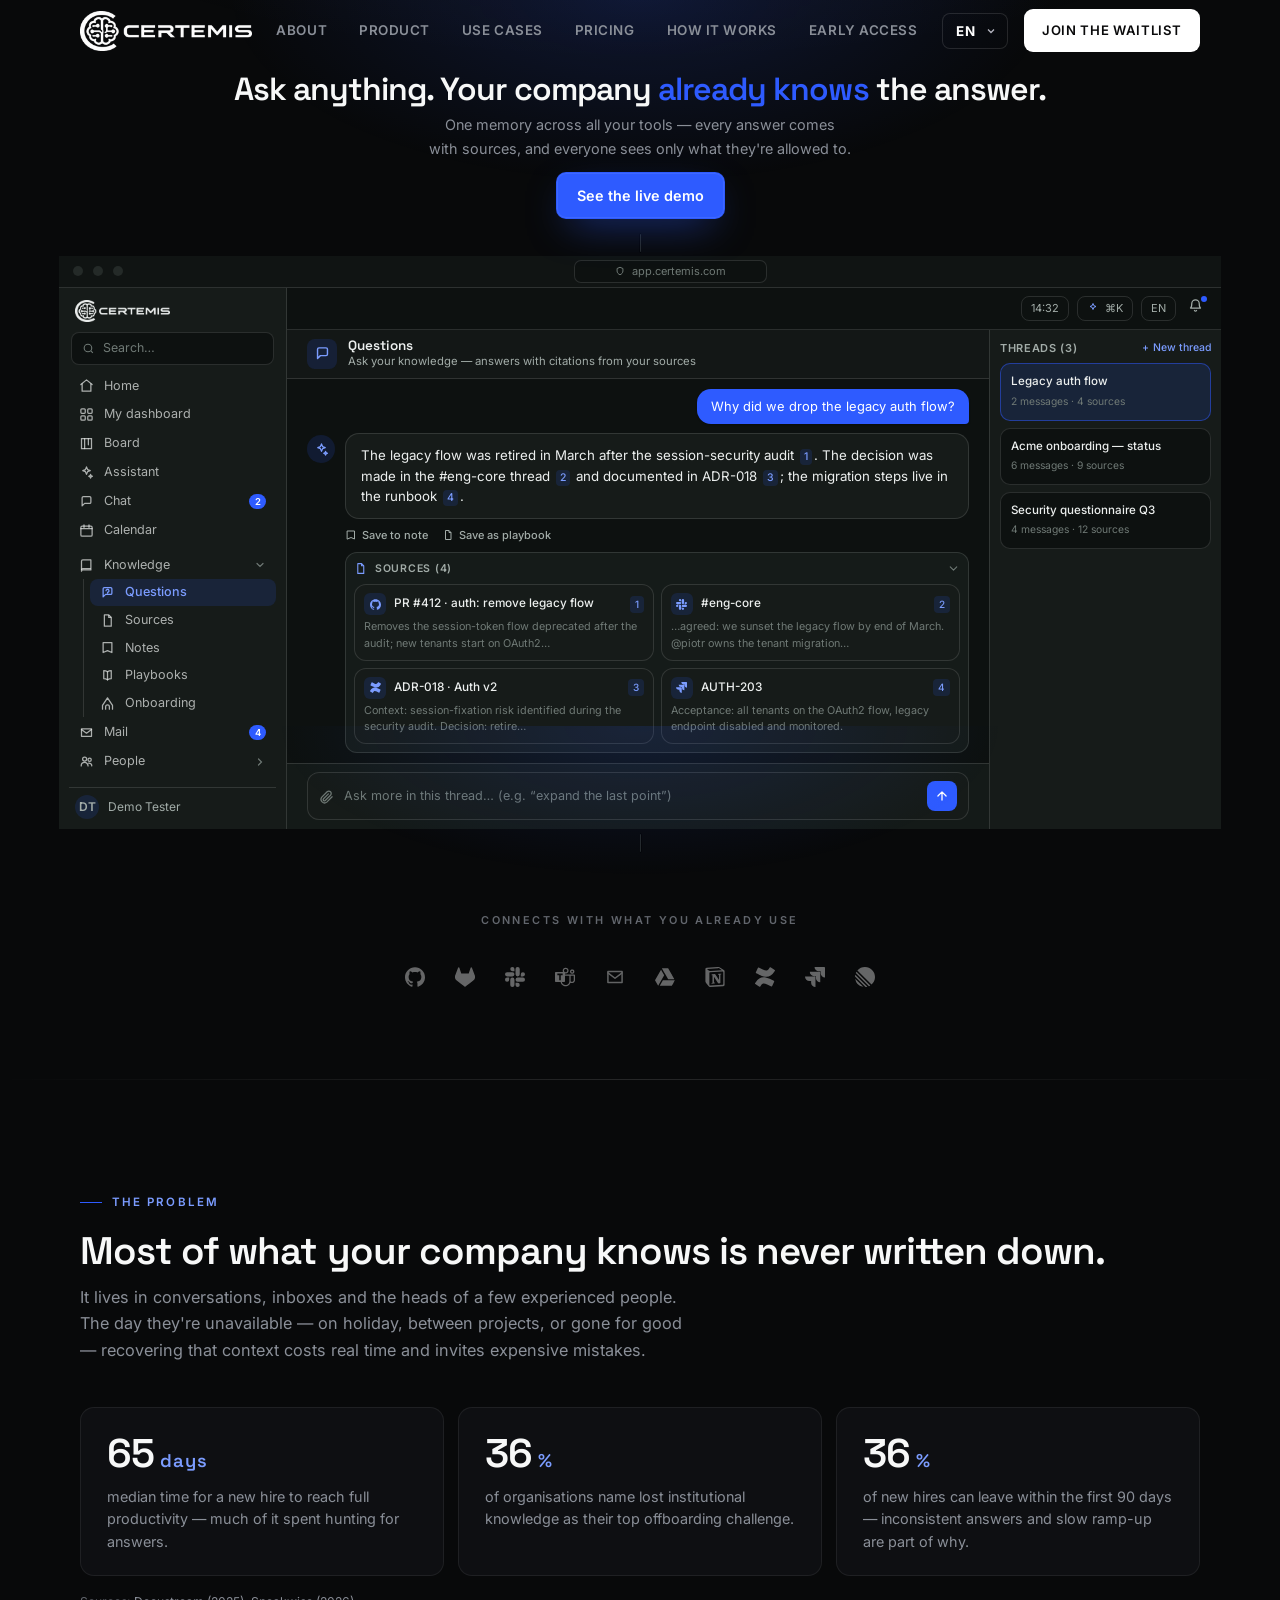
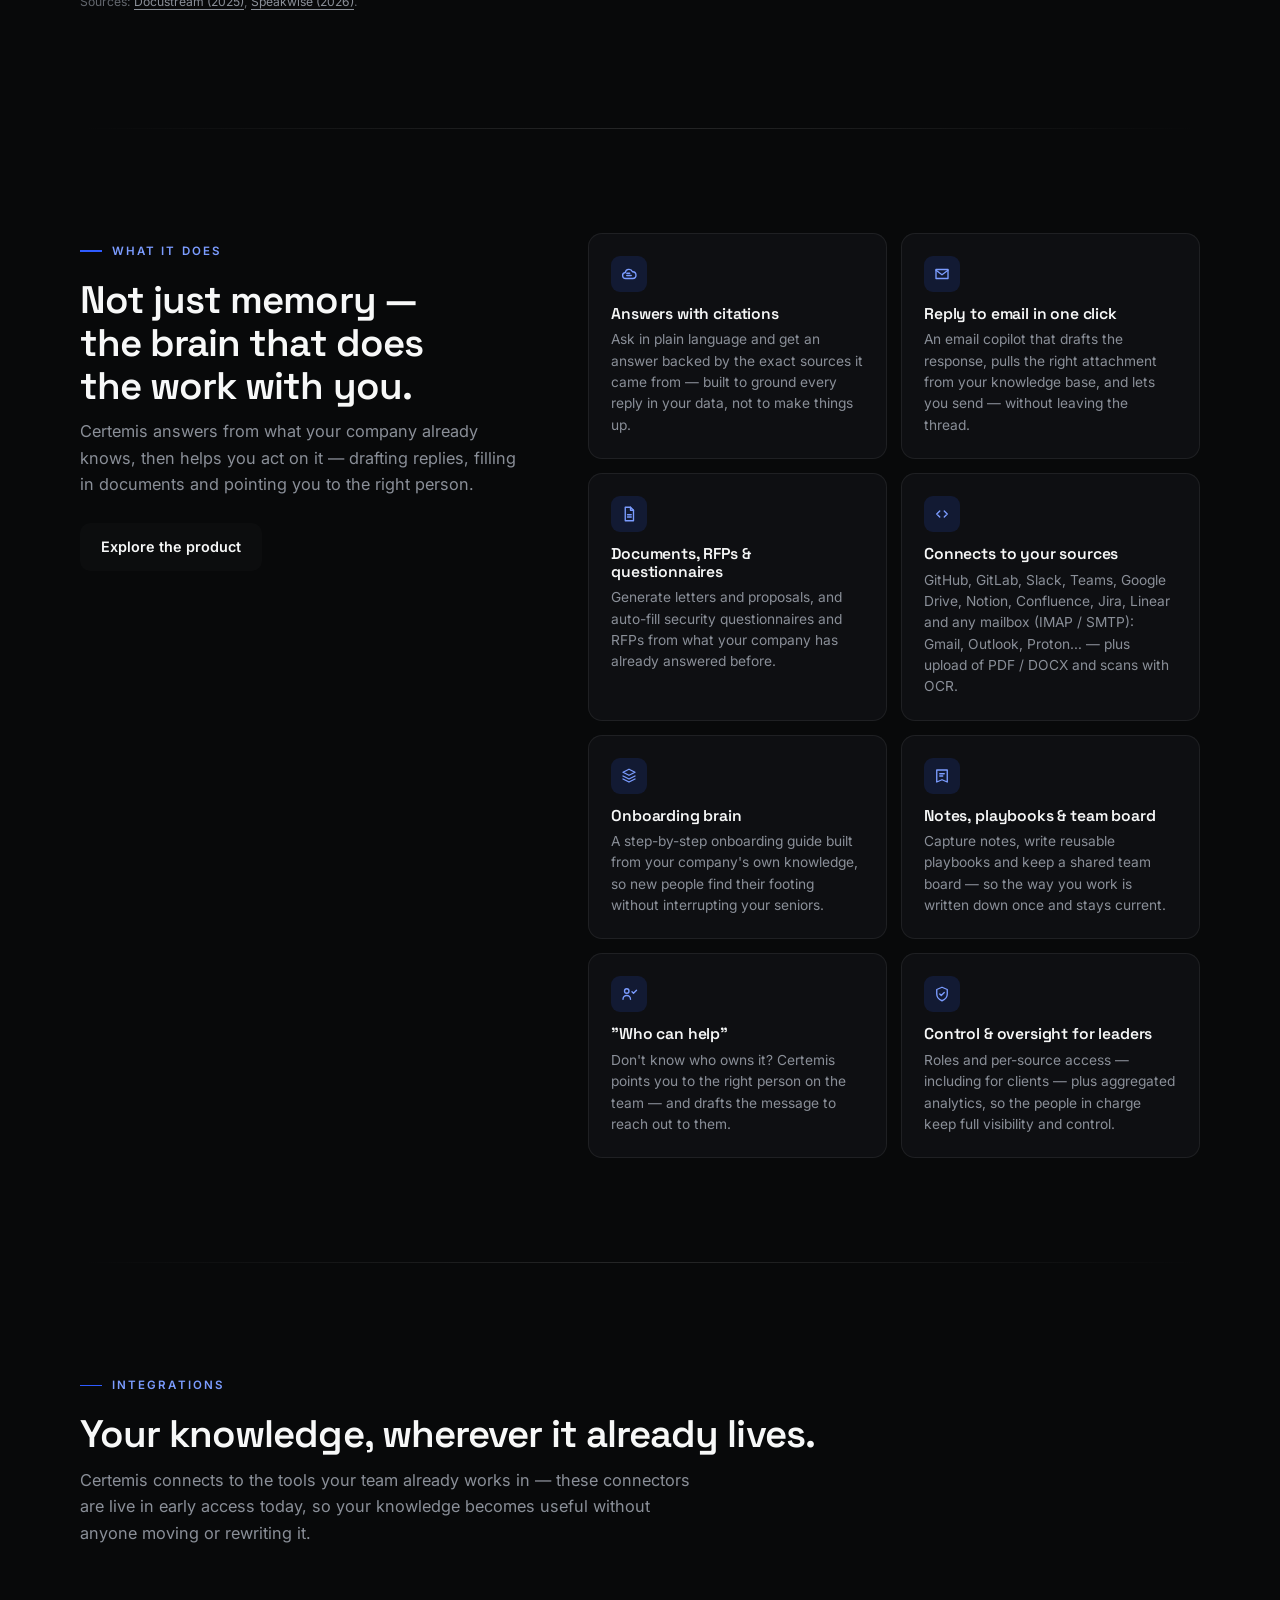
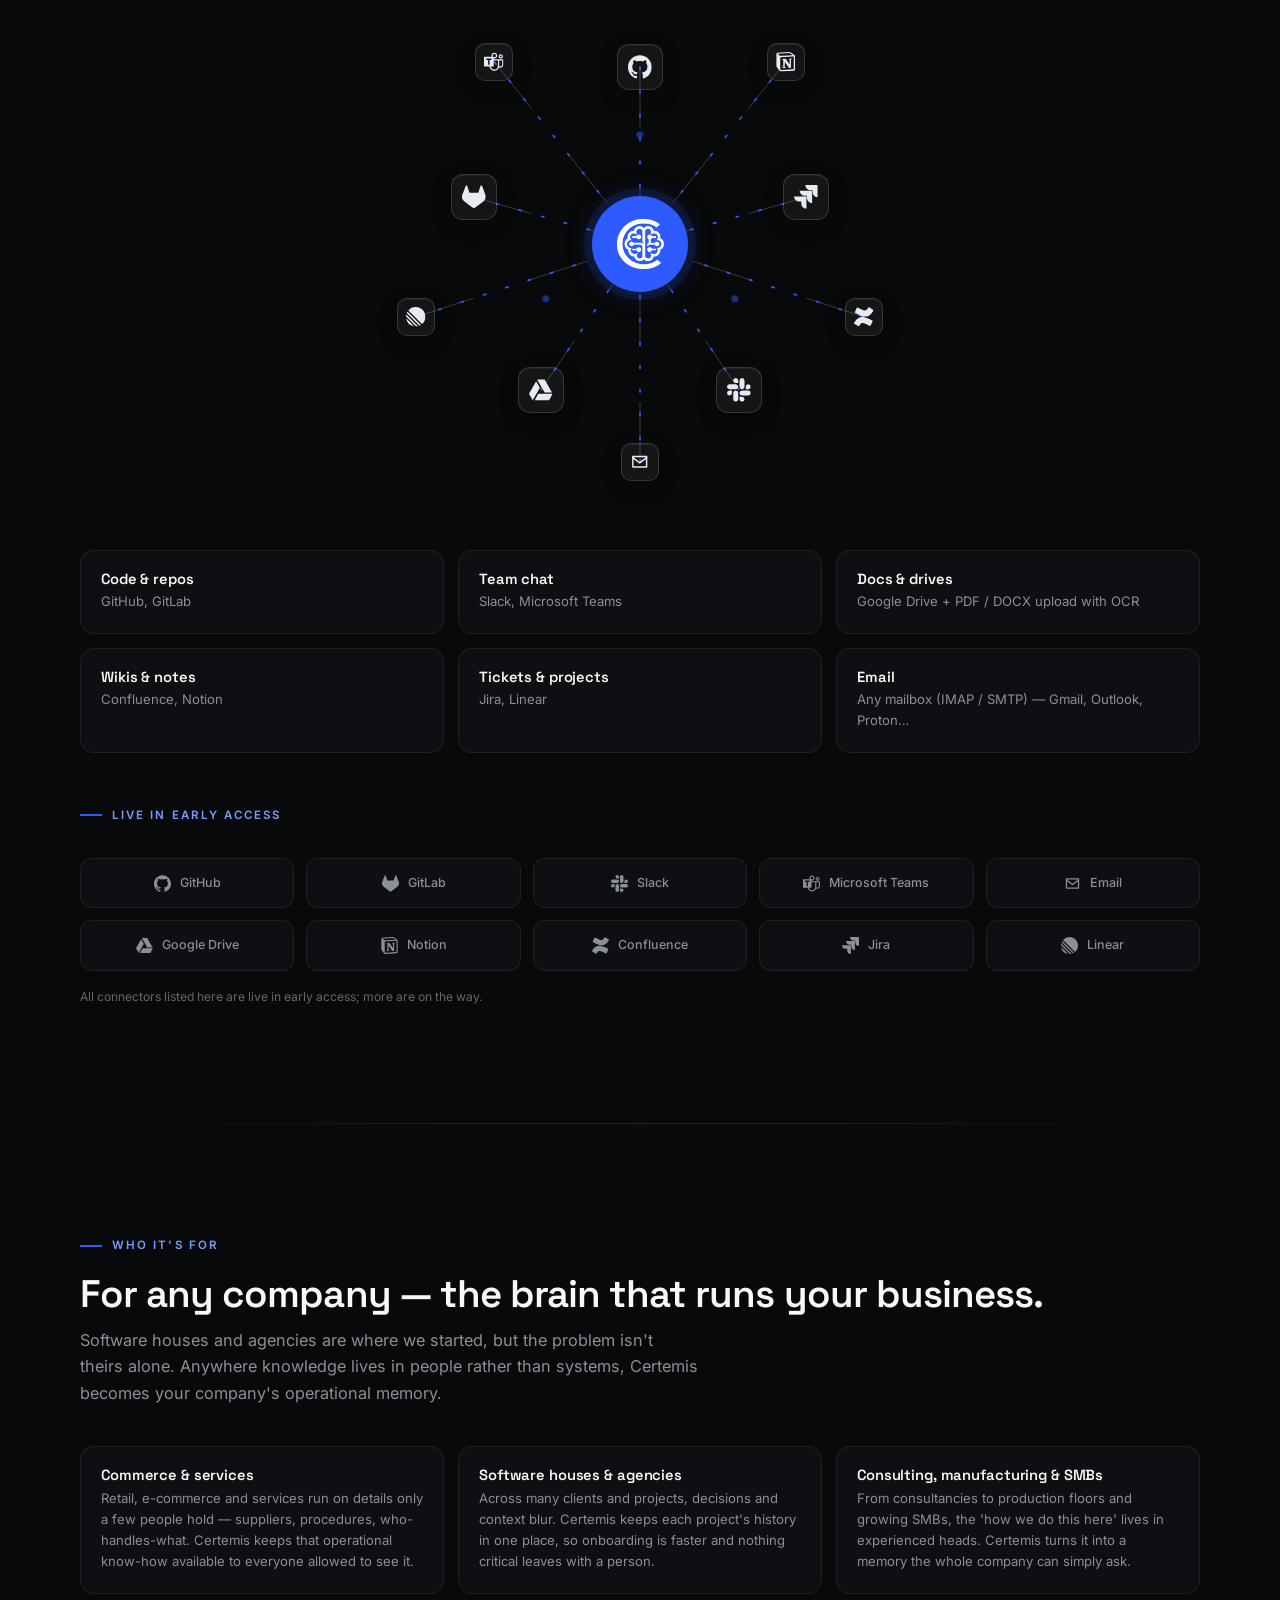
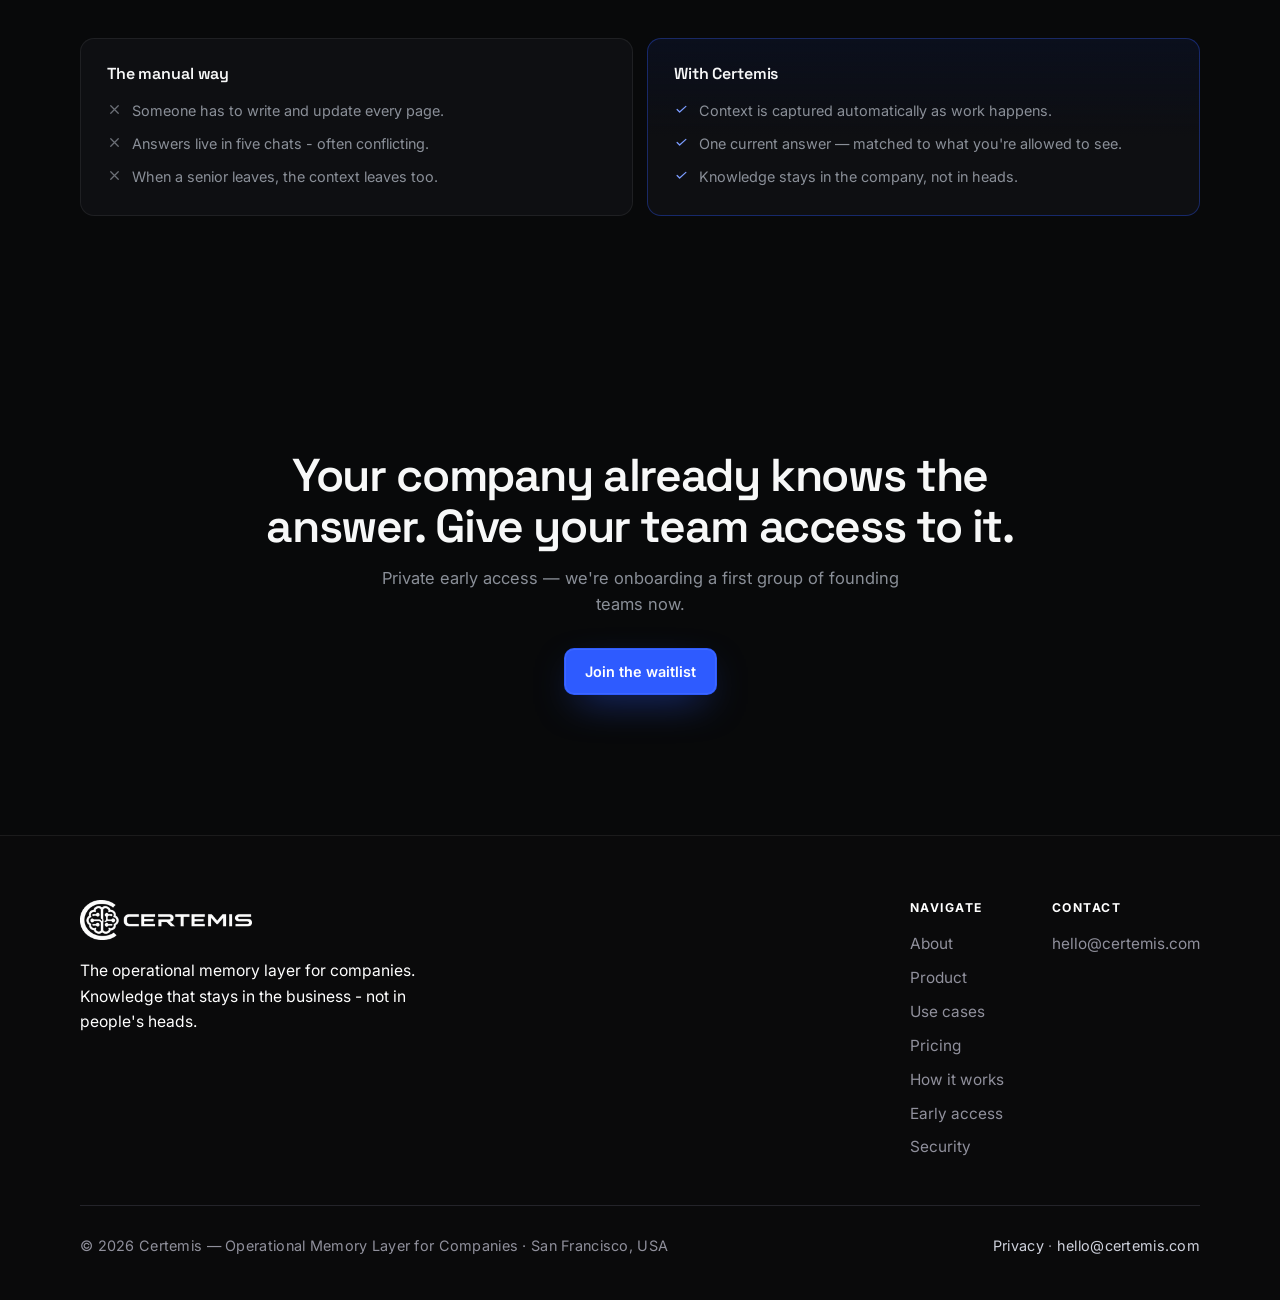
<file: index.html>
<!doctype html>
<html lang="en">
<head>
<meta charset="utf-8">
<meta name="viewport" content="width=device-width, initial-scale=1">
<title>Certemis — The Operational Memory Layer for Companies</title>
<meta name="description" content="Certemis is the operational memory layer for companies — so the knowledge that runs your business stays in the business, not in people's heads.">
<meta name="certemis-site-verification" content="certemis-verify-4555fa10ba062edf8254f7d6f772f957">
<link rel="icon" type="image/png" href="assets/favicon.png">
<link rel="canonical" href="https://certemis.com/">
<link rel="apple-touch-icon" href="assets/favicon.png">
<meta property="og:type" content="website">
<meta property="og:site_name" content="Certemis">
<meta property="og:title" content="Certemis — The Operational Memory Layer for Companies">
<meta property="og:description" content="Certemis is the operational memory layer for companies — so the knowledge that runs your business stays in the business, not in people's heads.">
<meta property="og:url" content="https://certemis.com/">
<meta property="og:image" content="https://certemis.com/assets/og-image.png">
<meta property="og:image:width" content="1200">
<meta property="og:image:height" content="630">
<meta property="og:locale" content="en">
<meta property="og:locale:alternate" content="pl">
<meta name="twitter:card" content="summary_large_image">
<meta name="twitter:title" content="Certemis — The Operational Memory Layer for Companies">
<meta name="twitter:description" content="Certemis is the operational memory layer for companies — so the knowledge that runs your business stays in the business, not in people's heads.">
<meta name="twitter:image" content="https://certemis.com/assets/og-image.png">
<link rel="preconnect" href="https://fonts.googleapis.com">
<link rel="preconnect" href="https://fonts.gstatic.com" crossorigin>
<link href="https://fonts.googleapis.com/css2?family=Space+Grotesk:wght@500;600;700&family=Inter:wght@400;500;600;700&display=swap" rel="stylesheet">
<link rel="stylesheet" href="styles.css">
<link rel="stylesheet" href="landing.css">
<script type="application/ld+json">
{
  "@context": "https://schema.org",
  "@type": "Organization",
  "name": "Certemis",
  "url": "https://certemis.com/",
  "email": "hello@certemis.com",
  "logo": "https://certemis.com/assets/favicon.png",
  "description": "Certemis is the operational memory layer for companies — knowledge that stays in the business, not in people's heads."
}
</script>
</head>
<body class="landing">
<div id="progress"></div>

<svg style="display:none" aria-hidden="true"><defs>
  <symbol id="lg-github" viewBox="0 0 24 24"><path d="M12 .297c-6.63 0-12 5.373-12 12 0 5.303 3.438 9.8 8.205 11.385.6.113.82-.258.82-.577 0-.285-.01-1.04-.015-2.04-3.338.724-4.042-1.61-4.042-1.61C4.422 18.07 3.633 17.7 3.633 17.7c-1.087-.744.084-.729.084-.729 1.205.084 1.838 1.236 1.838 1.236 1.07 1.835 2.809 1.305 3.495.998.108-.776.417-1.305.76-1.605-2.665-.3-5.466-1.332-5.466-5.93 0-1.31.465-2.38 1.235-3.22-.135-.303-.54-1.523.105-3.176 0 0 1.005-.322 3.3 1.23.96-.267 1.98-.399 3-.405 1.02.006 2.04.138 3 .405 2.28-1.552 3.285-1.23 3.285-1.23.645 1.653.24 2.873.12 3.176.765.84 1.23 1.91 1.23 3.22 0 4.61-2.805 5.625-5.475 5.92.42.36.81 1.096.81 2.22 0 1.606-.015 2.896-.015 3.286 0 .315.21.69.825.57C20.565 22.092 24 17.592 24 12.297c0-6.627-5.373-12-12-12"/></symbol>
  <symbol id="lg-gitlab" viewBox="0 0 24 24"><path d="m23.6004 9.5927-.0337-.0862L20.3.9814a.851.851 0 0 0-.3362-.405.8748.8748 0 0 0-.9997.0539.8748.8748 0 0 0-.29.4399l-2.2055 6.748H7.5375l-2.2057-6.748a.8573.8573 0 0 0-.29-.4412.8748.8748 0 0 0-.9997-.0537.8585.8585 0 0 0-.3362.4049L.4332 9.5015l-.0325.0862a6.0657 6.0657 0 0 0 2.0119 7.0105l.0113.0087.03.0213 4.976 3.7264 2.462 1.8633 1.4995 1.1321a1.0085 1.0085 0 0 0 1.2197 0l1.4995-1.1321 2.4619-1.8633 5.006-3.7489.0125-.01a6.0682 6.0682 0 0 0 2.0094-7.003z"/></symbol>
  <symbol id="lg-slack" viewBox="0 0 24 24"><path d="M5.042 15.165a2.528 2.528 0 0 1-2.52 2.523A2.528 2.528 0 0 1 0 15.165a2.527 2.527 0 0 1 2.522-2.52h2.52v2.52zM6.313 15.165a2.527 2.527 0 0 1 2.521-2.52 2.527 2.527 0 0 1 2.521 2.52v6.313A2.528 2.528 0 0 1 8.834 24a2.528 2.528 0 0 1-2.521-2.522v-6.313zM8.834 5.042a2.528 2.528 0 0 1-2.521-2.52A2.528 2.528 0 0 1 8.834 0a2.528 2.528 0 0 1 2.521 2.522v2.52H8.834zM8.834 6.313a2.528 2.528 0 0 1 2.521 2.521 2.528 2.528 0 0 1-2.521 2.521H2.522A2.528 2.528 0 0 1 0 8.834a2.528 2.528 0 0 1 2.522-2.521h6.312zM18.956 8.834a2.528 2.528 0 0 1 2.522-2.521A2.528 2.528 0 0 1 24 8.834a2.528 2.528 0 0 1-2.522 2.521h-2.522V8.834zM17.688 8.834a2.528 2.528 0 0 1-2.523 2.521 2.527 2.527 0 0 1-2.52-2.521V2.522A2.527 2.527 0 0 1 15.165 0a2.528 2.528 0 0 1 2.523 2.522v6.312zM15.165 18.956a2.528 2.528 0 0 1 2.523 2.522A2.528 2.528 0 0 1 15.165 24a2.527 2.527 0 0 1-2.52-2.522v-2.522h2.52zM15.165 17.688a2.527 2.527 0 0 1-2.52-2.523 2.526 2.526 0 0 1 2.52-2.52h6.313A2.527 2.527 0 0 1 24 15.165a2.528 2.528 0 0 1-2.522 2.523h-6.313z"/></symbol>
  <symbol id="lg-teams" viewBox="0 0 24 24"><path d="M20.625 8.127q-.55 0-1.025-.205-.475-.205-.832-.563-.358-.357-.563-.832Q18 6.053 18 5.502q0-.54.205-1.02t.563-.837q.357-.358.832-.563.474-.205 1.025-.205.54 0 1.02.205t.837.563q.358.357.563.837.205.48.205 1.02 0 .55-.205 1.025-.205.475-.563.832-.357.358-.837.563-.48.205-1.02.205zm0-3.75q-.469 0-.797.328-.328.328-.328.797 0 .469.328.797.328.328.797.328.469 0 .797-.328.328-.328.328-.797 0-.469-.328-.797-.328-.328-.797-.328zM24 10.002v5.578q0 .774-.293 1.46-.293.685-.803 1.194-.51.51-1.195.803-.686.293-1.459.293-.445 0-.908-.105-.463-.106-.85-.329-.293.95-.855 1.729-.563.78-1.319 1.336-.756.557-1.67.861-.914.305-1.898.305-1.148 0-2.162-.398-1.014-.399-1.805-1.102-.79-.703-1.312-1.664t-.674-2.086h-5.8q-.411 0-.704-.293T0 16.881V6.873q0-.41.293-.703t.703-.293h8.59q-.34-.715-.34-1.5 0-.727.275-1.365.276-.639.75-1.114.475-.474 1.114-.75.638-.275 1.365-.275t1.365.275q.639.276 1.114.75.474.475.75 1.114.275.638.275 1.365t-.275 1.365q-.276.639-.75 1.113-.475.475-1.114.75-.638.276-1.365.276-.188 0-.375-.024-.188-.023-.375-.058v1.078h10.875q.469 0 .797.328.328.328.328.797zM12.75 2.373q-.41 0-.78.158-.368.158-.638.434-.27.275-.428.639-.158.363-.158.773 0 .41.158.78.159.368.428.638.27.27.639.428.369.158.779.158.41 0 .773-.158.364-.159.64-.428.274-.27.433-.639.158-.369.158-.779 0-.41-.158-.773-.159-.364-.434-.64-.275-.275-.639-.433-.363-.158-.773-.158zM6.937 9.814h2.25V7.94H2.814v1.875h2.25v6h1.875zm10.313 7.313v-6.75H12v6.504q0 .41-.293.703t-.703.293H8.309q.152.809.556 1.5.405.691.985 1.19.58.497 1.318.779.738.281 1.582.281.926 0 1.746-.352.82-.351 1.436-.966.615-.616.966-1.43.352-.815.352-1.752zm5.25-1.547v-5.203h-3.75v6.855q.305.305.691.452.387.146.809.146.469 0 .879-.176.41-.175.715-.48.304-.305.48-.715t.176-.879Z"/></symbol>
  <symbol id="lg-email" viewBox="0 0 24 24"><path d="M3.5 5.5h17v13h-17z" fill="none" stroke="currentColor" stroke-width="1.8" stroke-linejoin="round"/><path d="M3.5 7l8.5 6.5L20.5 7" fill="none" stroke="currentColor" stroke-width="1.8" stroke-linecap="round" stroke-linejoin="round"/></symbol>
  <symbol id="lg-gdrive" viewBox="0 0 24 24"><path d="M12.01 1.485c-2.082 0-3.754.02-3.743.047.01.02 1.708 3.001 3.774 6.62l3.76 6.574h3.76c2.081 0 3.753-.02 3.742-.047-.005-.02-1.708-3.001-3.775-6.62l-3.76-6.574zm-4.76 1.73a789.828 789.861 0 0 0-3.63 6.319L0 15.868l1.89 3.298 1.885 3.297 3.62-6.335 3.618-6.33-1.88-3.287C8.1 4.704 7.255 3.22 7.25 3.214zm2.259 12.653-.203.348c-.114.198-.96 1.672-1.88 3.287a423.93 423.948 0 0 1-1.698 2.97c-.01.026 3.24.042 7.222.042h7.244l1.796-3.157c.992-1.734 1.85-3.23 1.906-3.323l.104-.167h-7.249z"/></symbol>
  <symbol id="lg-notion" viewBox="0 0 24 24"><path d="M4.459 4.208c.746.606 1.026.56 2.428.466l13.215-.793c.28 0 .047-.28-.046-.326L17.86 1.968c-.42-.326-.981-.7-2.055-.607L3.01 2.295c-.466.046-.56.28-.374.466zm.793 3.08v13.904c0 .747.373 1.027 1.214.98l14.523-.84c.841-.046.935-.56.935-1.167V6.354c0-.606-.233-.933-.748-.887l-15.177.887c-.56.047-.747.327-.747.933zm14.337.745c.093.42 0 .84-.42.888l-.7.14v10.264c-.608.327-1.168.514-1.635.514-.748 0-.935-.234-1.495-.933l-4.577-7.186v6.952L12.21 19s0 .84-1.168.84l-3.222.186c-.093-.186 0-.653.327-.746l.84-.233V9.854L7.822 9.76c-.094-.42.14-1.026.793-1.073l3.456-.233 4.764 7.279v-6.44l-1.215-.139c-.093-.514.28-.887.747-.933zM1.936 1.035l13.31-.98c1.634-.14 2.055-.047 3.082.7l4.249 2.986c.7.513.934.653.934 1.213v16.378c0 1.026-.373 1.634-1.68 1.726l-15.458.934c-.98.047-1.448-.093-1.962-.747l-3.129-4.06c-.56-.747-.793-1.306-.793-1.96V2.667c0-.839.374-1.54 1.447-1.632z"/></symbol>
  <symbol id="lg-confluence" viewBox="0 0 24 24"><path d="M.87 18.257c-.248.382-.53.875-.763 1.245a.764.764 0 0 0 .255 1.04l4.965 3.054a.764.764 0 0 0 1.058-.26c.199-.332.454-.763.733-1.221 1.967-3.247 3.945-2.853 7.508-1.146l4.957 2.337a.764.764 0 0 0 1.028-.382l2.364-5.346a.764.764 0 0 0-.382-1 599.851 599.851 0 0 1-4.965-2.361C10.911 10.97 5.224 11.185.87 18.257zM23.131 5.743c.249-.405.531-.875.764-1.25a.764.764 0 0 0-.256-1.034L18.675.404a.764.764 0 0 0-1.058.26c-.195.335-.451.763-.734 1.225-1.966 3.246-3.945 2.85-7.508 1.146L4.437.694a.764.764 0 0 0-1.027.382L1.046 6.422a.764.764 0 0 0 .382 1c1.039.49 3.105 1.467 4.965 2.361 6.698 3.246 12.392 3.029 16.738-4.04z"/></symbol>
  <symbol id="lg-jira" viewBox="0 0 24 24"><path d="M11.571 11.513H0a5.218 5.218 0 0 0 5.232 5.215h2.13v2.057A5.215 5.215 0 0 0 12.575 24V12.518a1.005 1.005 0 0 0-1.005-1.005zm5.723-5.756H5.736a5.215 5.215 0 0 0 5.215 5.214h2.129v2.058a5.218 5.218 0 0 0 5.215 5.214V6.758a1.001 1.001 0 0 0-1.001-1.001zM23.013 0H11.455a5.215 5.215 0 0 0 5.215 5.215h2.129v2.057A5.215 5.215 0 0 0 24 12.483V1.005A1.001 1.001 0 0 0 23.013 0Z"/></symbol>
  <symbol id="lg-linear" viewBox="0 0 24 24"><path d="M2.886 4.18A11.982 11.982 0 0 1 11.99 0C18.624 0 24 5.376 24 12.009c0 3.64-1.62 6.903-4.18 9.105L2.887 4.18ZM1.817 5.626l16.556 16.556c-.524.33-1.075.62-1.65.866L.951 7.277c.247-.575.537-1.126.866-1.65ZM.322 9.163l14.515 14.515c-.71.172-1.443.282-2.195.322L0 11.358a12 12 0 0 1 .322-2.195Zm-.17 4.862 9.823 9.824a12.02 12.02 0 0 1-9.824-9.824Z"/></symbol>
</defs></svg>

<header id="hd" class="on-dark">
  <div class="wrap nav">
    <a class="brand" href="index.html" aria-label="Certemis"><span class="mark" aria-hidden="true"></span><span class="wordmark">CERTEMIS</span></a>
    <nav class="nav-mid">
      <a href="about.html" data-i18n="nav.about">About</a><a href="product.html" data-i18n="nav.product">Product</a><a href="use-cases.html" data-i18n="nav.usecases">Use cases</a><a href="pricing.html" data-i18n="nav.pricing">Pricing</a>
      <a href="how-it-works.html" data-i18n="nav.how">How it works</a>
      <a href="early-access.html" data-i18n="nav.early">Early access</a>
    </nav>
    <div class="nav-right">
      <div class="lang"><select id="langSel" aria-label="Language"><option value="en">EN</option><option value="pl">PL</option></select></div>
      <a class="cta" href="early-access.html" data-i18n="nav.cta">Join the waitlist</a>
      <button id="burger" class="burger" aria-label="Menu"><svg width="24" height="24" viewBox="0 0 24 24" fill="none"><path d="M4 7h16M4 12h16M4 17h16" stroke="currentColor" stroke-width="1.8" stroke-linecap="round"/></svg></button>
    </div>
  </div>
</header>
<nav id="mobile" class="mobile">
  <div class="lang lang-mobile"><select id="langSelMobile" aria-label="Language"><option value="en">EN</option><option value="pl">PL</option></select></div>
  <a href="about.html" data-i18n="nav.about">About</a><a href="product.html" data-i18n="nav.product">Product</a><a href="use-cases.html" data-i18n="nav.usecases">Use cases</a><a href="pricing.html" data-i18n="nav.pricing">Pricing</a>
  <a href="how-it-works.html" data-i18n="nav.how">How it works</a>
  <a href="early-access.html" data-i18n="nav.early">Early access</a>
  <a href="security.html" data-i18n="nav.security">Security</a>
  <a href="early-access.html" data-i18n="nav.cta">Join the waitlist</a>
</nav>

<!-- ═══ HERO + PRODUCT ═══ -->
<section class="ld-hero" data-hero-dark>
  <div class="ld-hero-glow plx" data-plx="0.25" aria-hidden="true"></div>
  <div class="wrap">
    <h1 data-i18n="home.h1">Ask anything. Your company <span class="accent">already knows</span> the answer.</h1>
    <p class="ld-lead" data-i18n="ld.lead">One permission-aware memory across your tools — every answer backed by citations.</p>
    <div class="ld-ctas">
      <a class="ld-btn ld-btn-acc" href="demo.html" data-i18n="home.btn2">See the live demo</a>
    </div>
  </div>

  <div class="ld-stage">
    <a class="ld-app" href="demo.html" data-tilt aria-label="Open the live demo — Certemis Questions view" style="text-decoration:none;color:inherit;cursor:pointer">
      <div class="ld-chrome"><i></i><i></i><i></i>
        <span class="url"><svg viewBox="0 0 24 24" fill="none"><path d="M12 3l7 3v6c0 4.2-2.9 7.4-7 9-4.1-1.6-7-4.8-7-9V6l7-3z" stroke="currentColor" stroke-width="2.4"/></svg>app.certemis.com</span>
      </div>
      <div class="ld-appbody">
        <aside class="ld-nav" aria-hidden="true">
          <span class="logo"></span>
          <span class="search"><svg viewBox="0 0 24 24" fill="none" stroke="currentColor" stroke-width="2"><circle cx="11" cy="11" r="7"/><path d="M20 20l-3.5-3.5"/></svg><span data-i18n="mk.search">Search…</span></span>
          <span class="ld-ni"><svg viewBox="0 0 24 24" fill="none" stroke-width="2" stroke-linecap="round" stroke-linejoin="round"><path d="M3 10.5L12 3l9 7.5"/><path d="M5 9.5V21h14V9.5"/></svg><span data-i18n="mk.start">Home</span></span>
          <span class="ld-ni"><svg viewBox="0 0 24 24" fill="none" stroke-width="2"><rect x="3" y="3" width="7" height="7" rx="1.5"/><rect x="14" y="3" width="7" height="7" rx="1.5"/><rect x="3" y="14" width="7" height="7" rx="1.5"/><rect x="14" y="14" width="7" height="7" rx="1.5"/></svg><span data-i18n="mk.pulpit">My dashboard</span></span>
          <span class="ld-ni"><svg viewBox="0 0 24 24" fill="none" stroke-width="2" stroke-linecap="round"><path d="M4 4h16v16H4z"/><path d="M9 4v16M15 4v10"/></svg><span data-i18n="mk.tablica">Board</span></span>
          <span class="ld-ni"><svg viewBox="0 0 24 24" fill="none" stroke-width="2" stroke-linecap="round" stroke-linejoin="round"><path d="M12 3l1.7 4.3L18 9l-4.3 1.7L12 15l-1.7-4.3L6 9l4.3-1.7z"/><path d="M18.5 15l.9 2.1 2.1.9-2.1.9-.9 2.1-.9-2.1-2.1-.9 2.1-.9z"/></svg><span data-i18n="mk.assistant">Assistant</span></span>
          <span class="ld-ni"><svg viewBox="0 0 24 24" fill="none" stroke-width="2" stroke-linejoin="round"><path d="M5 6a2 2 0 0 1 2-2h10a2 2 0 0 1 2 2v7a2 2 0 0 1-2 2H9l-4 4V6z"/></svg><span data-i18n="mk.chat">Chat</span><span class="bdg">2</span></span>
          <span class="ld-ni"><svg viewBox="0 0 24 24" fill="none" stroke-width="2" stroke-linecap="round"><rect x="3" y="5" width="18" height="16" rx="2"/><path d="M3 9h18M8 3v4M16 3v4"/></svg><span data-i18n="mk.calendar">Calendar</span></span>
          <div class="ld-grp">
            <span class="ld-ni"><svg viewBox="0 0 24 24" fill="none" stroke-width="2" stroke-linejoin="round"><path d="M4 5a2 2 0 0 1 2-2h13v16H6a2 2 0 0 0-2 2z"/><path d="M4 19a2 2 0 0 1 2-2h13"/></svg><span data-i18n="mk.wiedza">Knowledge</span><svg class="chev" viewBox="0 0 24 24" fill="none" stroke="currentColor" stroke-width="2.4" stroke-linecap="round"><path d="M6 9l6 6 6-6"/></svg></span>
            <div class="ld-sub">
              <span class="ld-ni on"><svg viewBox="0 0 24 24" fill="none" stroke-width="2" stroke-linejoin="round"><path d="M5 6a2 2 0 0 1 2-2h10a2 2 0 0 1 2 2v7a2 2 0 0 1-2 2H9l-4 4V6z"/><path d="M9.6 9.2a2.4 2.4 0 1 1 3.4 2.2c-.6.3-1 .7-1 1.3v.3" stroke-linecap="round"/></svg><span data-i18n="mk.ask">Questions</span></span>
              <span class="ld-ni"><svg viewBox="0 0 24 24" fill="none" stroke-width="2" stroke-linejoin="round"><path d="M7 3h7l4 4v14H7z"/><path d="M14 3v4h4"/></svg><span data-i18n="mk.documents">Sources</span></span>
              <span class="ld-ni"><svg viewBox="0 0 24 24" fill="none" stroke-width="2" stroke-linecap="round" stroke-linejoin="round"><path d="M5 4h14v16l-7-3-7 3z"/></svg><span data-i18n="mk.notes">Notes</span></span>
              <span class="ld-ni"><svg viewBox="0 0 24 24" fill="none" stroke-width="2" stroke-linejoin="round"><path d="M12 6c-1.5-1.2-3.5-2-6-2v13c2.5 0 4.5.8 6 2 1.5-1.2 3.5-2 6-2V4c-2.5 0-4.5.8-6 2z"/><path d="M12 6v13" stroke-linecap="round"/></svg><span data-i18n="mk.playbooki">Playbooks</span></span>
              <span class="ld-ni"><svg viewBox="0 0 24 24" fill="none" stroke-width="2" stroke-linecap="round" stroke-linejoin="round"><path d="M4 21v-6l8-12 8 12v6"/><path d="M9 21v-4a3 3 0 0 1 6 0v4"/></svg><span data-i18n="mk.wdrozenie">Onboarding</span></span>
            </div>
          </div>
          <span class="ld-ni"><svg viewBox="0 0 24 24" fill="none" stroke-width="2" stroke-linejoin="round"><path d="M4 6h16v12H4z"/><path d="M4 7l8 6 8-6" stroke-linecap="round"/></svg><span data-i18n="mk.poczta">Mail</span><span class="bdg">4</span></span>
          <span class="ld-ni"><svg viewBox="0 0 24 24" fill="none" stroke-width="2" stroke-linecap="round"><circle cx="9" cy="8" r="3.2"/><path d="M3.5 19a5.5 5.5 0 0 1 11 0"/><circle cx="17" cy="9" r="2.6"/><path d="M15.5 14.6a4.6 4.6 0 0 1 5 4.4"/></svg><span data-i18n="mk.ludzie">People</span><svg class="chev" viewBox="0 0 24 24" fill="none" stroke="currentColor" stroke-width="2.4" stroke-linecap="round"><path d="M9 6l6 6-6 6"/></svg></span>
          <div class="foot"><span class="ava">DT</span><span>Demo Tester</span></div>
        </aside>
        <div class="ld-main">
          <div class="ld-top" aria-hidden="true">
            <span class="t-item">14:32</span>
            <span class="t-item"><svg class="spark" viewBox="0 0 24 24" fill="none" stroke="currentColor" stroke-width="2" stroke-linejoin="round"><path d="M12 3l1.7 4.3L18 9l-4.3 1.7L12 15l-1.7-4.3L6 9l4.3-1.7z"/></svg>⌘K</span>
            <span class="t-item" data-i18n="mk.lang">EN</span>
            <span class="bell"><svg viewBox="0 0 24 24" fill="none" stroke="currentColor" stroke-width="2" stroke-linecap="round" stroke-linejoin="round"><path d="M18 9a6 6 0 1 0-12 0c0 6-2 7-2 7h16s-2-1-2-7"/><path d="M10.3 20a2 2 0 0 0 3.4 0"/></svg><i></i></span>
          </div>
          <div class="ld-ask">
            <div class="ld-conv">
              <div class="ld-askhead">
                <span class="ic"><svg viewBox="0 0 24 24" fill="none" stroke="currentColor" stroke-width="2" stroke-linejoin="round"><path d="M5 6a2 2 0 0 1 2-2h10a2 2 0 0 1 2 2v7a2 2 0 0 1-2 2H9l-4 4V6z"/></svg></span>
                <div><h3 data-i18n="mk.title">Questions</h3><p data-i18n="mk.subtitle">Ask your knowledge — answers with citations from your sources</p></div>
              </div>
              <div class="ld-msgs">
                <div class="ld-q" data-i18n="mk.q">Why did we drop the legacy auth flow?</div>
                <div class="ld-arow">
                  <span class="ava"><svg viewBox="0 0 24 24" fill="none" stroke="currentColor" stroke-width="2" stroke-linejoin="round"><path d="M12 3l1.7 4.3L18 9l-4.3 1.7L12 15l-1.7-4.3L6 9l4.3-1.7z"/><path d="M18.5 15l.9 2.1 2.1.9-2.1.9-.9 2.1-.9-2.1-2.1-.9 2.1-.9z"/></svg></span>
                  <div class="ld-acol">
                    <div class="ld-card" data-i18n="mk.a">The legacy flow was retired in March after the session-security audit <span class="ld-cite">1</span>. The decision was made in the #eng-core thread <span class="ld-cite">2</span> and documented in ADR-018 <span class="ld-cite">3</span>; the migration steps live in the runbook <span class="ld-cite">4</span>.</div>
                    <div class="ld-acts" aria-hidden="true">
                      <span><svg viewBox="0 0 24 24" fill="none" stroke="currentColor" stroke-width="2" stroke-linecap="round" stroke-linejoin="round"><path d="M5 4h14v16l-7-3-7 3z"/></svg><span data-i18n="mk.saveNote">Save to note</span></span>
                      <span><svg viewBox="0 0 24 24" fill="none" stroke="currentColor" stroke-width="2" stroke-linejoin="round"><path d="M7 3h7l4 4v14H7z"/><path d="M14 3v4h4"/></svg><span data-i18n="mk.savePb">Save as playbook</span></span>
                    </div>
                    <div class="ld-srcs">
                      <div class="sh"><svg viewBox="0 0 24 24" fill="none" stroke="currentColor" stroke-width="2" stroke-linejoin="round"><path d="M7 3h7l4 4v14H7z"/><path d="M14 3v4h4"/></svg><span data-i18n="mk.sources">Sources (4)</span><svg class="chev" viewBox="0 0 24 24" fill="none" stroke="currentColor" stroke-width="2" stroke-linecap="round" stroke-linejoin="round"><path d="M9 6l6 6-6 6"/></svg></div>
                      <div class="ld-srcgrid">
                        <div class="ld-src"><span class="t"><span class="ic"><svg><use href="#lg-github"/></svg></span><b>PR #412 · auth: remove legacy flow</b><span class="n">1</span></span><span class="s" data-i18n="mk.s1">Removes the session-token flow deprecated after the audit; new tenants start on OAuth2…</span></div>
                        <div class="ld-src"><span class="t"><span class="ic"><svg><use href="#lg-slack"/></svg></span><b>#eng-core</b><span class="n">2</span></span><span class="s" data-i18n="mk.s2">…agreed: we sunset the legacy flow by end of March. @piotr owns the tenant migration…</span></div>
                        <div class="ld-src"><span class="t"><span class="ic"><svg><use href="#lg-confluence"/></svg></span><b>ADR-018 · Auth v2</b><span class="n">3</span></span><span class="s" data-i18n="mk.s3">Context: session-fixation risk identified during the security audit. Decision: retire…</span></div>
                        <div class="ld-src"><span class="t"><span class="ic"><svg><use href="#lg-jira"/></svg></span><b>AUTH-203</b><span class="n">4</span></span><span class="s" data-i18n="mk.s4">Acceptance: all tenants on the OAuth2 flow, legacy endpoint disabled and monitored.</span></div>
                      </div>
                    </div>
                  </div>
                </div>
              </div>
              <div class="ld-composer">
                <div class="ld-input">
                  <svg viewBox="0 0 24 24" fill="none" stroke="currentColor" stroke-width="2" stroke-linecap="round"><path d="M21 12.5l-8.5 8.5a5.7 5.7 0 0 1-8-8L13 4.5a3.8 3.8 0 0 1 5.4 5.4L10 18.3a1.9 1.9 0 0 1-2.7-2.7l7.8-7.8"/></svg>
                  <span class="ph" data-i18n="mk.placeholder">Ask more in this thread… (e.g. “expand the last point”)</span>
                  <span class="send"><svg viewBox="0 0 24 24" fill="none" stroke="currentColor" stroke-width="2.2" stroke-linecap="round" stroke-linejoin="round"><path d="M12 19V5M5 12l7-7 7 7"/></svg></span>
                </div>
              </div>
            </div>
            <aside class="ld-threads" aria-hidden="true">
              <span class="th"><span data-i18n="mk.threads">Threads (3)</span><span class="new">+ <span data-i18n="mk.newThread">New thread</span></span></span>
              <div class="ld-thread on"><b data-i18n="mk.th1">Legacy auth flow</b><span data-i18n="mk.th1m">2 messages · 4 sources</span></div>
              <div class="ld-thread"><b data-i18n="mk.th2">Acme onboarding — status</b><span data-i18n="mk.th2m">6 messages · 9 sources</span></div>
              <div class="ld-thread"><b data-i18n="mk.th3">Security questionnaire Q3</b><span data-i18n="mk.th3m">4 messages · 12 sources</span></div>
            </aside>
          </div>
        </div>
      </div>
    </a>
  </div>

  <div class="wrap ld-strip">
    <div class="row">
      <span class="h" data-i18n="home.strip">Connects with what you already use</span>
      <svg><use href="#lg-github"/></svg><svg><use href="#lg-gitlab"/></svg><svg><use href="#lg-slack"/></svg><svg><use href="#lg-teams"/></svg><svg style="fill:none;stroke:#fff"><use href="#lg-email"/></svg><svg><use href="#lg-gdrive"/></svg><svg><use href="#lg-notion"/></svg><svg><use href="#lg-confluence"/></svg><svg><use href="#lg-jira"/></svg><svg><use href="#lg-linear"/></svg>
    </div>
  </div>
  <div style="height:84px"></div>
  <div class="ld-divider"></div>
</section>

<!-- ═══ PROBLEM / STATS ═══ -->
<section class="ld-sec">
  <div class="wrap">
    <div class="reveal">
      <span class="ld-eyebrow" data-i18n="home.s.kicker">The problem</span>
      <h2 class="ld-h2" data-i18n="home.s.h2">Most of what your company knows is never written down.</h2>
      <p class="ld-p" data-i18n="home.s.p">It lives in conversations, inboxes and the heads of a few experienced people. The day they're unavailable — on holiday, between projects, or gone for good — recovering that context costs real time and invites expensive mistakes.</p>
    </div>
    <div class="ld-stats">
      <div class="ld-stat reveal d1" data-count="65"><div class="num"><span class="v">0</span><span class="u" data-i18n="home.stat1u">days</span></div><div class="cap" data-i18n="home.stat1cap"></div></div>
      <div class="ld-stat reveal d2" data-count="47"><div class="num"><span class="v">0</span><span class="u">%</span></div><div class="cap" data-i18n="home.stat2cap"></div></div>
      <div class="ld-stat reveal d3" data-count="50"><div class="num"><span class="v">0</span><span class="u">%</span></div><div class="cap" data-i18n="home.stat3cap"></div></div>
    </div>
    <p class="ld-srcnote reveal" data-i18n="home.stat.note"></p>
  </div>
</section>

<div class="wrap"><div class="ld-divider"></div></div>

<!-- ═══ CAPABILITIES ═══ -->
<section class="ld-sec">
  <div class="wrap ld-caps">
    <div class="ld-caps-head reveal">
      <span class="ld-eyebrow" data-i18n="cap.kicker">What it does</span>
      <h2 class="ld-h2" data-i18n="cap.h2">Not just memory — the brain that does the work with you.</h2>
      <p class="ld-p" data-i18n="cap.p">Certemis answers from what your company already knows, then helps you act on it — drafting replies, filling in documents and pointing you to the right person.</p>
      <div style="margin-top:26px"><a class="ld-btn ld-btn-ghost" href="product.html" data-i18n="home.t.btn">Explore the product</a></div>
    </div>
    <div class="ld-caps-grid">
      <div class="ld-feat reveal d1"><div class="ic"><svg viewBox="0 0 24 24" fill="none" stroke="currentColor" stroke-width="1.8" stroke-linejoin="round"><path d="M7.5 18a4 4 0 0 1-.5-7.97 5 5 0 0 1 9.6-1A3.5 3.5 0 0 1 17 18H7.5z"/><path d="M9 14h6M9 11h4" stroke-linecap="round"/></svg></div><h3 data-i18n="cap.1t">Answers with citations</h3><p data-i18n="cap.1p"></p></div>
      <div class="ld-feat reveal d2"><div class="ic"><svg viewBox="0 0 24 24" fill="none" stroke="currentColor" stroke-width="1.8" stroke-linejoin="round"><path d="M4 6h16v12H4z"/><path d="M4 7l8 6 8-6" stroke-linecap="round"/></svg></div><h3 data-i18n="cap.2t">Reply to email in one click</h3><p data-i18n="cap.2p"></p></div>
      <div class="ld-feat reveal d3"><div class="ic"><svg viewBox="0 0 24 24" fill="none" stroke="currentColor" stroke-width="1.8" stroke-linejoin="round"><path d="M7 3h7l4 4v14H7z"/><path d="M14 3v4h4M10 13h5M10 16h5" stroke-linecap="round"/></svg></div><h3 data-i18n="cap.3t">Documents, RFPs &amp; questionnaires</h3><p data-i18n="cap.3p"></p></div>
      <div class="ld-feat reveal d4"><div class="ic"><svg viewBox="0 0 24 24" fill="none" stroke="currentColor" stroke-width="1.8" stroke-linecap="round" stroke-linejoin="round"><path d="M9 8l-4 4 4 4M15 8l4 4-4 4"/></svg></div><h3 data-i18n="cap.4t">Connects to your sources</h3><p data-i18n="cap.4p"></p></div>
      <div class="ld-feat reveal d1"><div class="ic"><svg viewBox="0 0 24 24" fill="none" stroke="currentColor" stroke-width="1.8" stroke-linejoin="round"><path d="M12 3l8 4-8 4-8-4 8-4z"/><path d="M4 12l8 4 8-4M4 16l8 4 8-4" stroke-linecap="round"/></svg></div><h3 data-i18n="cap.5t">Onboarding brain</h3><p data-i18n="cap.5p"></p></div>
      <div class="ld-feat reveal d2"><div class="ic"><svg viewBox="0 0 24 24" fill="none" stroke="currentColor" stroke-width="1.8" stroke-linejoin="round"><path d="M5 4h14v16l-7-3-7 3z"/><path d="M9 9h6M9 12h4" stroke-linecap="round"/></svg></div><h3 data-i18n="cap.6t">Notes, playbooks &amp; team board</h3><p data-i18n="cap.6p"></p></div>
      <div class="ld-feat reveal d3"><div class="ic"><svg viewBox="0 0 24 24" fill="none" stroke="currentColor" stroke-width="1.8" stroke-linecap="round" stroke-linejoin="round"><circle cx="9" cy="8" r="3"/><path d="M4 19a5 5 0 0 1 10 0"/><path d="M16 9l2 2 4-4"/></svg></div><h3 data-i18n="cap.7t">"Who can help"</h3><p data-i18n="cap.7p"></p></div>
      <div class="ld-feat reveal d4"><div class="ic"><svg viewBox="0 0 24 24" fill="none" stroke="currentColor" stroke-width="1.8" stroke-linejoin="round"><path d="M12 3l7 3v6c0 4.2-2.9 7.4-7 9-4.1-1.6-7-4.8-7-9V6l7-3z"/><path d="M9 12l2 2 4-4" stroke-linecap="round"/></svg></div><h3 data-i18n="cap.8t">Control &amp; oversight for leaders</h3><p data-i18n="cap.8p"></p></div>
    </div>
  </div>
</section>

<div class="wrap"><div class="ld-divider"></div></div>

<!-- ═══ INTEGRATIONS ═══ -->
<section class="ld-sec">
  <div class="wrap">
    <div class="reveal">
      <span class="ld-eyebrow" data-i18n="int.kicker">Integrations</span>
      <h2 class="ld-h2" data-i18n="int.h2">Your knowledge, wherever it already lives.</h2>
      <p class="ld-p" data-i18n="int.p"></p>
    </div>

    <!-- Konstelacja: 10 narzędzi krążących wokół rdzenia „mózgu" (przeniesiona z hero) -->
    <div class="ld-constviz reveal" aria-hidden="true">
      <div class="hero-anim">
        <svg class="ha-lines" viewBox="0 0 100 100" preserveAspectRatio="none">
          <line class="ln" x1="50" y1="16" x2="50" y2="50"/>
          <line class="ln" x1="78" y1="15" x2="50" y2="50"/>
          <line class="ln" x1="82" y1="41" x2="50" y2="50"/>
          <line class="ln" x1="93" y1="64" x2="50" y2="50"/>
          <line class="ln" x1="69" y1="78" x2="50" y2="50"/>
          <line class="ln" x1="50" y1="92" x2="50" y2="50"/>
          <line class="ln" x1="31" y1="78" x2="50" y2="50"/>
          <line class="ln" x1="7" y1="64" x2="50" y2="50"/>
          <line class="ln" x1="18" y1="41" x2="50" y2="50"/>
          <line class="ln" x1="22" y1="15" x2="50" y2="50"/>
          <line class="fl f1" x1="50" y1="16" x2="50" y2="50"/>
          <line class="fl f2" x1="78" y1="15" x2="50" y2="50"/>
          <line class="fl f3" x1="82" y1="41" x2="50" y2="50"/>
          <line class="fl f4" x1="93" y1="64" x2="50" y2="50"/>
          <line class="fl f5" x1="69" y1="78" x2="50" y2="50"/>
          <line class="fl f6" x1="50" y1="92" x2="50" y2="50"/>
          <line class="fl f7" x1="31" y1="78" x2="50" y2="50"/>
          <line class="fl f8" x1="7" y1="64" x2="50" y2="50"/>
          <line class="fl f9" x1="18" y1="41" x2="50" y2="50"/>
          <line class="fl f10" x1="22" y1="15" x2="50" y2="50"/>
        </svg>
        <div class="ha-node n1" title="GitHub"><svg><use href="#lg-github"/></svg></div>
        <div class="ha-node n2 sm" title="Notion"><svg><use href="#lg-notion"/></svg></div>
        <div class="ha-node n3" title="Jira"><svg><use href="#lg-jira"/></svg></div>
        <div class="ha-node n4 sm" title="Confluence"><svg><use href="#lg-confluence"/></svg></div>
        <div class="ha-node n5" title="Slack"><svg><use href="#lg-slack"/></svg></div>
        <div class="ha-node n6 sm" title="Email"><svg style="fill:none;stroke:currentColor"><use href="#lg-email"/></svg></div>
        <div class="ha-node n7" title="Google Drive"><svg><use href="#lg-gdrive"/></svg></div>
        <div class="ha-node n8 sm" title="Linear"><svg><use href="#lg-linear"/></svg></div>
        <div class="ha-node n9" title="GitLab"><svg><use href="#lg-gitlab"/></svg></div>
        <div class="ha-node n10 sm" title="Microsoft Teams"><svg><use href="#lg-teams"/></svg></div>
        <div class="ha-orbit" aria-hidden="true"><i></i><i></i><i></i></div>
        <div class="ha-core"><span class="ha-ping"></span><span class="ha-ping p2"></span><span class="ha-sym"></span></div>
      </div>
    </div>

    <div class="ld-int-cats">
      <div class="ld-cat reveal d1"><h3 data-i18n="int.1t">Code &amp; repos</h3><p data-i18n="int.1s">GitHub, GitLab</p></div>
      <div class="ld-cat reveal d2"><h3 data-i18n="int.2t">Team chat</h3><p data-i18n="int.2s">Slack, Microsoft Teams</p></div>
      <div class="ld-cat reveal d3"><h3 data-i18n="int.3t">Docs &amp; drives</h3><p data-i18n="int.3s">Google Drive + PDF / DOCX upload with OCR</p></div>
      <div class="ld-cat reveal d1"><h3 data-i18n="int.4t">Wikis &amp; notes</h3><p data-i18n="int.4s">Confluence, Notion</p></div>
      <div class="ld-cat reveal d2"><h3 data-i18n="int.5t">Tickets &amp; projects</h3><p data-i18n="int.5s">Jira, Linear</p></div>
      <div class="ld-cat reveal d3"><h3 data-i18n="int.6t">Email</h3><p data-i18n="int.6s">Any mailbox (IMAP / SMTP) — Gmail, Outlook, Proton…</p></div>
    </div>
    <div class="reveal" style="margin-top:44px"><span class="ld-eyebrow" data-i18n="int.logos.h">Live in early access</span></div>
    <div class="ld-logo-row">
      <a class="ld-logo reveal d1"><svg><use href="#lg-github"/></svg><span>GitHub</span></a>
      <a class="ld-logo reveal d2"><svg><use href="#lg-gitlab"/></svg><span>GitLab</span></a>
      <a class="ld-logo reveal d3"><svg><use href="#lg-slack"/></svg><span>Slack</span></a>
      <a class="ld-logo reveal d4"><svg><use href="#lg-teams"/></svg><span>Microsoft Teams</span></a>
      <a class="ld-logo reveal d1"><svg style="fill:none;stroke:currentColor"><use href="#lg-email"/></svg><span data-i18n="g.email">Email</span></a>
      <a class="ld-logo reveal d2"><svg><use href="#lg-gdrive"/></svg><span>Google Drive</span></a>
      <a class="ld-logo reveal d3"><svg><use href="#lg-notion"/></svg><span>Notion</span></a>
      <a class="ld-logo reveal d4"><svg><use href="#lg-confluence"/></svg><span>Confluence</span></a>
      <a class="ld-logo reveal d1"><svg><use href="#lg-jira"/></svg><span>Jira</span></a>
      <a class="ld-logo reveal d2"><svg><use href="#lg-linear"/></svg><span>Linear</span></a>
    </div>
    <p class="ld-srcnote reveal" data-i18n="int.note"></p>
  </div>
</section>

<div class="wrap"><div class="ld-divider"></div></div>

<!-- ═══ WHO IT'S FOR + COMPARE ═══ -->
<section class="ld-sec">
  <div class="wrap">
    <div class="reveal">
      <span class="ld-eyebrow" data-i18n="aud.kicker">Who it's for</span>
      <h2 class="ld-h2" data-i18n="aud.h2">For any company — the brain that runs your business.</h2>
      <p class="ld-p" data-i18n="aud.p"></p>
    </div>
    <div class="ld-who">
      <div class="ld-cat reveal d1"><h3 data-i18n="aud.1t">Commerce &amp; services</h3><p data-i18n="aud.1p"></p></div>
      <div class="ld-cat reveal d2"><h3 data-i18n="aud.2t">Software houses &amp; agencies</h3><p data-i18n="aud.2p"></p></div>
      <div class="ld-cat reveal d3"><h3 data-i18n="aud.3t">Consulting, manufacturing &amp; SMBs</h3><p data-i18n="aud.3p"></p></div>
    </div>
    <div class="ld-cmp">
      <div class="ld-cmp-col reveal d1">
        <h3 data-i18n="cmp.old.h">The manual way</h3>
        <div class="ld-cmp-li x"><svg viewBox="0 0 24 24" fill="none" stroke="currentColor" stroke-width="2" stroke-linecap="round"><path d="M6 6l12 12M18 6L6 18"/></svg><span data-i18n="cmp.o1"></span></div>
        <div class="ld-cmp-li x"><svg viewBox="0 0 24 24" fill="none" stroke="currentColor" stroke-width="2" stroke-linecap="round"><path d="M6 6l12 12M18 6L6 18"/></svg><span data-i18n="cmp.o2"></span></div>
        <div class="ld-cmp-li x"><svg viewBox="0 0 24 24" fill="none" stroke="currentColor" stroke-width="2" stroke-linecap="round"><path d="M6 6l12 12M18 6L6 18"/></svg><span data-i18n="cmp.o3"></span></div>
      </div>
      <div class="ld-cmp-col good reveal d2">
        <h3 data-i18n="cmp.new.h">With Certemis</h3>
        <div class="ld-cmp-li v"><svg viewBox="0 0 24 24" fill="none" stroke="currentColor" stroke-width="2" stroke-linecap="round" stroke-linejoin="round"><path d="M5 12l4 4L19 7"/></svg><span data-i18n="cmp.n1"></span></div>
        <div class="ld-cmp-li v"><svg viewBox="0 0 24 24" fill="none" stroke="currentColor" stroke-width="2" stroke-linecap="round" stroke-linejoin="round"><path d="M5 12l4 4L19 7"/></svg><span data-i18n="cmp.n2"></span></div>
        <div class="ld-cmp-li v"><svg viewBox="0 0 24 24" fill="none" stroke="currentColor" stroke-width="2" stroke-linecap="round" stroke-linejoin="round"><path d="M5 12l4 4L19 7"/></svg><span data-i18n="cmp.n3"></span></div>
      </div>
    </div>
  </div>
</section>

<!-- ═══ FINAL CTA ═══ -->
<section class="ld-cta">
  <div class="wrap">
    <div class="reveal">
      <h2 data-i18n="ld.cta.h2">Your company already knows the answer. Give your team access to it.</h2>
      <p data-i18n="ld.cta.p">Private early access — we're onboarding a first group of founding teams now.</p>
      <a class="ld-btn ld-btn-acc" href="early-access.html" data-i18n="nav.cta">Join the waitlist</a>
    </div>
  </div>
</section>

<footer>
  <div class="wrap">
    <div class="foot-top">
      <div class="foot-brand">
        <div class="brand"><span class="mark" aria-hidden="true"></span><span class="wordmark">CERTEMIS</span></div>
        <p class="foot-tag" data-i18n="foot.tag"></p>
      </div>
      <div class="foot-nav">
        <div>
          <h4 data-i18n="foot.h.nav">Navigate</h4>
          <a href="about.html" data-i18n="nav.about">About</a><a href="product.html" data-i18n="nav.product">Product</a><a href="use-cases.html" data-i18n="nav.usecases">Use cases</a><a href="pricing.html" data-i18n="nav.pricing">Pricing</a>
          <a href="how-it-works.html" data-i18n="nav.how">How it works</a>
          <a href="early-access.html" data-i18n="nav.early">Early access</a><a href="security.html" data-i18n="nav.security">Security</a>
        </div>
        <div>
          <h4 data-i18n="foot.h.contact">Contact</h4>
          <a href="mailto:hello@certemis.com">hello@certemis.com</a>
        </div>
      </div>
    </div>
    <div class="foot-bottom">
      <span>© <span id="yr"></span> <span data-i18n="foot.rights"></span></span>
      <span class="foot-legal"><a href="privacy.html" data-i18n="nav.privacy">Privacy</a> · <a href="mailto:hello@certemis.com">hello@certemis.com</a></span>
    </div>
  </div>
</footer>
<script src="site.js"></script>
<script src="landing.js"></script>
<script src="https://app.certemis.com/embed.js" data-certemis-key="pk_r8xnfzLELcNbUHna9-RcPxlk" async></script>
</body>
</html>
</file>
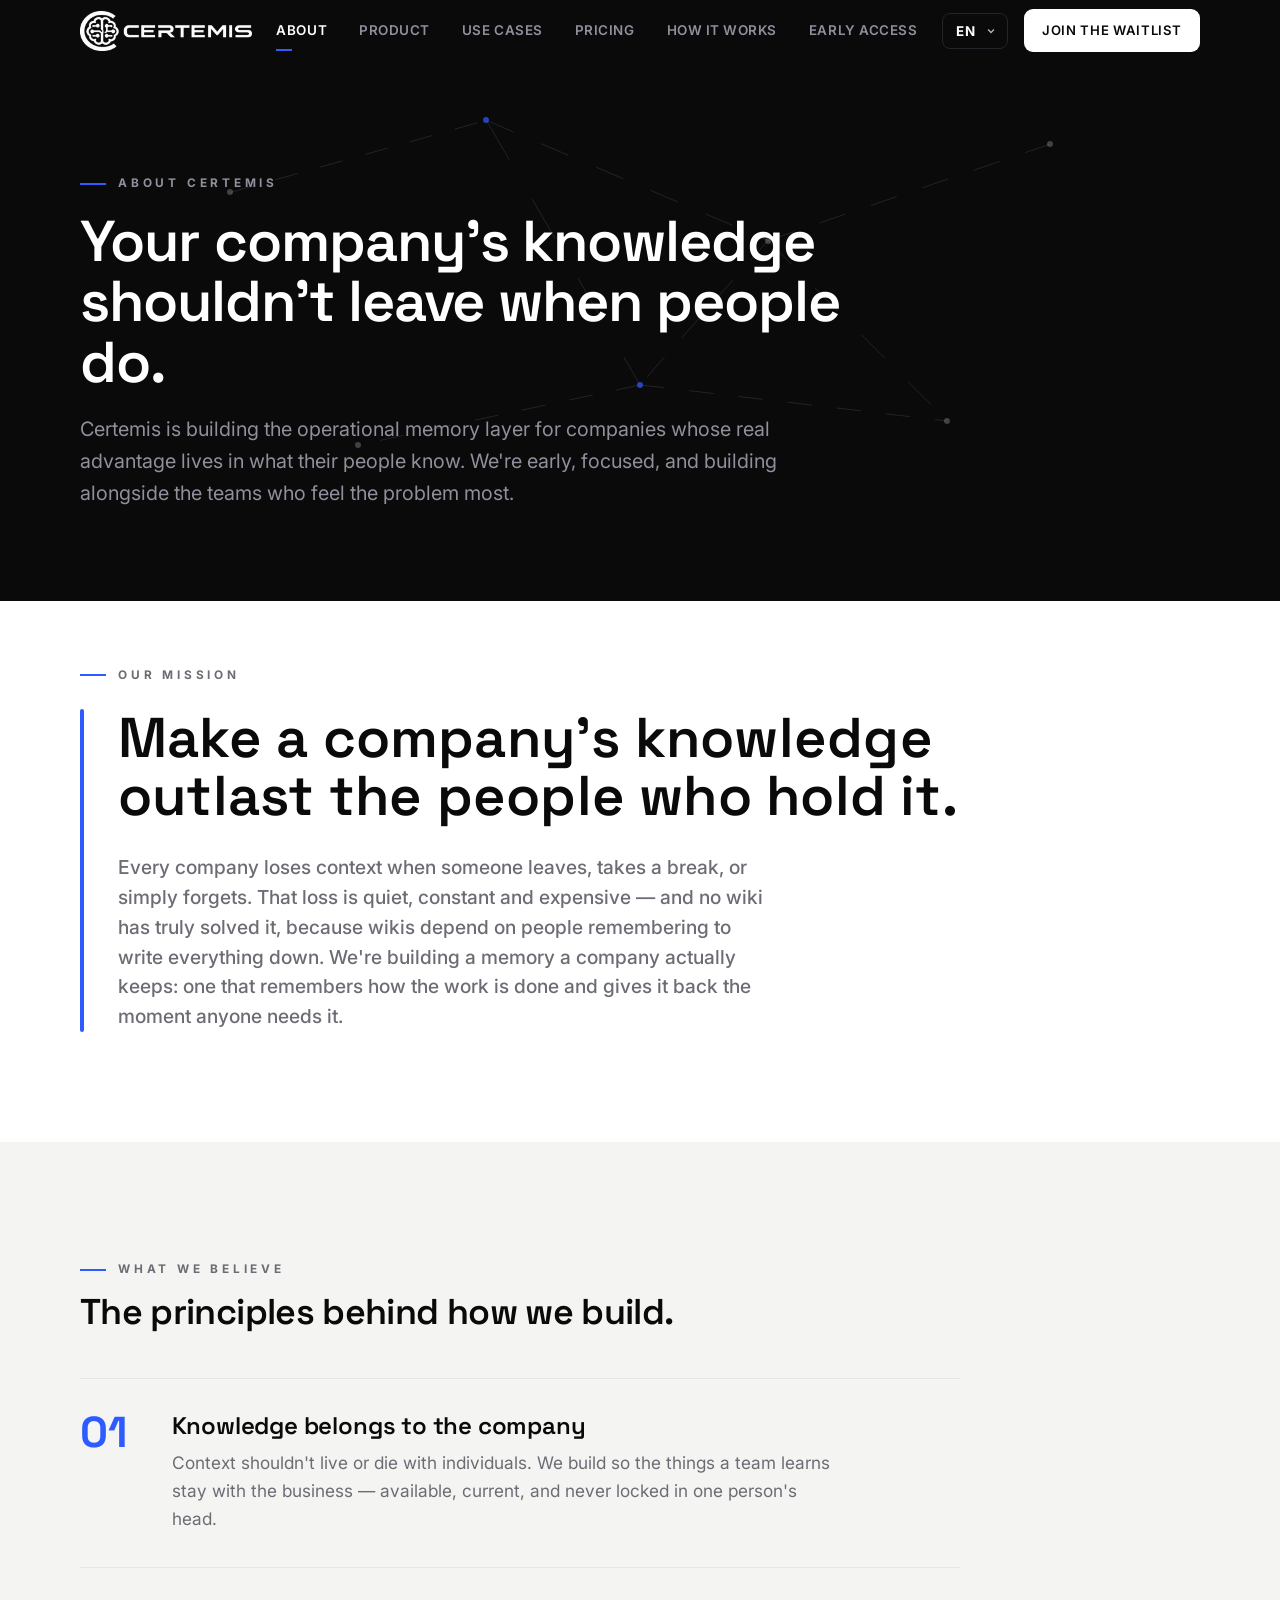
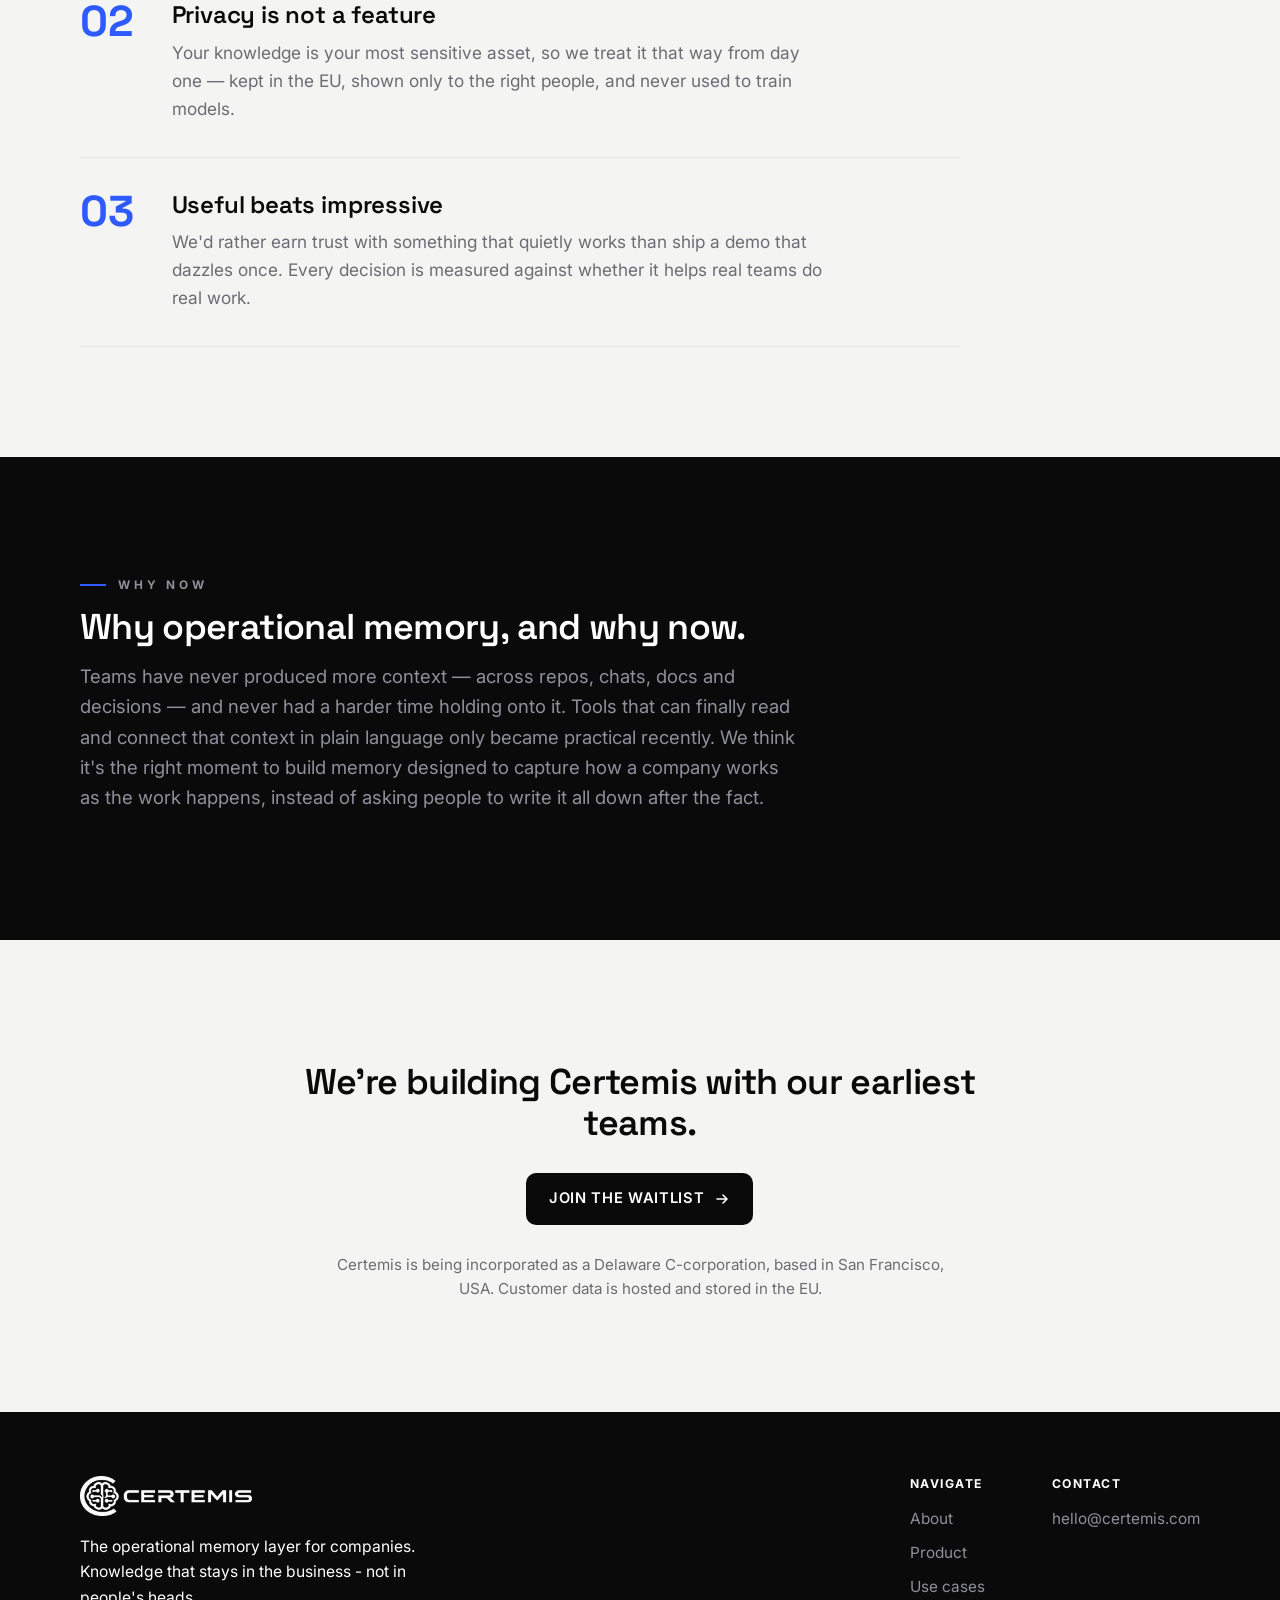
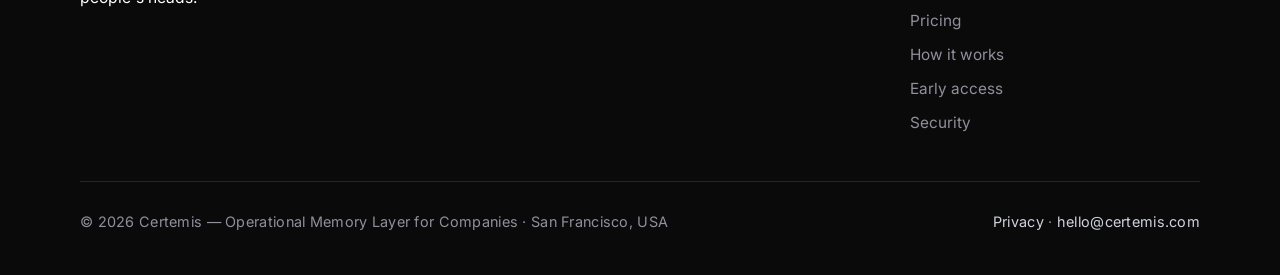
<file: about.html>
<!doctype html>
<html lang="en">
<head>
<meta charset="utf-8">
<meta name="viewport" content="width=device-width, initial-scale=1">
<title>About — Certemis</title>
<meta name="description" content="Certemis is building the operational memory layer for companies — so the knowledge that runs a business stays in the business, not in people's heads.">
<link rel="icon" type="image/png" href="assets/favicon.png">
<link rel="canonical" href="https://certemis.com/about">
<link rel="apple-touch-icon" href="assets/favicon.png">
<meta property="og:type" content="website">
<meta property="og:site_name" content="Certemis">
<meta property="og:title" content="About — Certemis">
<meta property="og:description" content="Certemis is building the operational memory layer for companies — so the knowledge that runs a business stays in the business, not in people's heads.">
<meta property="og:url" content="https://certemis.com/about">
<meta property="og:image" content="https://certemis.com/assets/og-image.png">
<meta property="og:image:width" content="1200">
<meta property="og:image:height" content="630">
<meta property="og:locale" content="en">
<meta property="og:locale:alternate" content="pl">
<meta name="twitter:card" content="summary_large_image">
<meta name="twitter:title" content="About — Certemis">
<meta name="twitter:description" content="Certemis is building the operational memory layer for companies — so the knowledge that runs a business stays in the business, not in people's heads.">
<meta name="twitter:image" content="https://certemis.com/assets/og-image.png">
<link rel="preconnect" href="https://fonts.googleapis.com">
<link rel="preconnect" href="https://fonts.gstatic.com" crossorigin>
<link href="https://fonts.googleapis.com/css2?family=Space+Grotesk:wght@500;600;700&family=Inter:wght@400;500;600;700&display=swap" rel="stylesheet">
<link rel="stylesheet" href="styles.css">
</head>
<body>
<div id="progress"></div>

<header id="hd" class="on-dark">
  <div class="wrap nav">
    <a class="brand" href="index.html" aria-label="Certemis"><span class="mark" aria-hidden="true"></span><span class="wordmark">CERTEMIS</span></a>
    <nav class="nav-mid">
      <a href="about.html" class="active" data-i18n="nav.about">About</a>
      <a href="product.html" data-i18n="nav.product">Product</a><a href="use-cases.html" data-i18n="nav.usecases">Use cases</a><a href="pricing.html" data-i18n="nav.pricing">Pricing</a>
      <a href="how-it-works.html" data-i18n="nav.how">How it works</a>
      <a href="early-access.html" data-i18n="nav.early">Early access</a>
    </nav>
    <div class="nav-right">
      <div class="lang"><select id="langSel" aria-label="Language"><option value="en">EN</option><option value="pl">PL</option></select></div>
      <a class="cta" href="early-access.html" data-i18n="nav.cta">Join the waitlist</a>
      <button id="burger" class="burger" aria-label="Menu"><svg width="24" height="24" viewBox="0 0 24 24" fill="none"><path d="M4 7h16M4 12h16M4 17h16" stroke="currentColor" stroke-width="1.8" stroke-linecap="round"/></svg></button>
    </div>
  </div>
</header>
<nav id="mobile" class="mobile">
  <div class="lang lang-mobile"><select id="langSelMobile" aria-label="Language"><option value="en">EN</option><option value="pl">PL</option></select></div>
  <a href="about.html" data-i18n="nav.about">About</a>
  <a href="product.html" data-i18n="nav.product">Product</a><a href="use-cases.html" data-i18n="nav.usecases">Use cases</a><a href="pricing.html" data-i18n="nav.pricing">Pricing</a>
  <a href="how-it-works.html" data-i18n="nav.how">How it works</a>
  <a href="early-access.html" data-i18n="nav.early">Early access</a>
  <a href="security.html" data-i18n="nav.security">Security</a>
  <a href="early-access.html" data-i18n="nav.cta">Join the waitlist</a>
</nav>

<section class="ab-hero" data-hero-dark>
  <div class="ab-hero-net" aria-hidden="true">
    <svg class="ab-net-lines" viewBox="0 0 100 100" preserveAspectRatio="none">
      <line class="ab-net-line" pathLength="1" x1="18" y1="32" x2="38" y2="20"/>
      <line class="ab-net-line" pathLength="1" x1="38" y1="20" x2="60" y2="40"/>
      <line class="ab-net-line" pathLength="1" x1="60" y1="40" x2="82" y2="24"/>
      <line class="ab-net-line" pathLength="1" x1="38" y1="20" x2="50" y2="64"/>
      <line class="ab-net-line" pathLength="1" x1="60" y1="40" x2="50" y2="64"/>
      <line class="ab-net-line" pathLength="1" x1="50" y1="64" x2="28" y2="74"/>
      <line class="ab-net-line" pathLength="1" x1="50" y1="64" x2="74" y2="70"/>
      <line class="ab-net-line" pathLength="1" x1="60" y1="40" x2="74" y2="70"/>
    </svg>
    <i class="ab-net-dot" style="left:18%;top:32%"></i>
    <i class="ab-net-dot a" style="left:38%;top:20%"></i>
    <i class="ab-net-dot" style="left:60%;top:40%"></i>
    <i class="ab-net-dot" style="left:82%;top:24%"></i>
    <i class="ab-net-dot a" style="left:50%;top:64%"></i>
    <i class="ab-net-dot" style="left:28%;top:74%"></i>
    <i class="ab-net-dot" style="left:74%;top:70%"></i>
  </div>
  <div class="wrap">
    <div class="ab-hero-inner">
      <span class="eyebrow" data-i18n="about.kicker">About Certemis</span>
      <h1 data-i18n="about.h1">Your company's knowledge shouldn't leave when people do.</h1>
      <p data-i18n="about.p">Certemis is building the operational memory layer for companies whose real advantage lives in what their people know. We're early, focused, and building alongside the teams who feel the problem most.</p>
    </div>
  </div>
</section>

<section class="hero-next">
  <div class="wrap">
    <div class="ab-mission reveal">
      <span class="eyebrow" data-i18n="about.mission.kicker">Our mission</span>
      <div class="ab-statement">
        <span class="ab-rule" aria-hidden="true"></span>
        <h2 data-i18n="about.mission.h">Make a company's knowledge outlast the people who hold it.</h2>
        <p class="ab-lead" data-i18n="about.mission.p"></p>
      </div>
    </div>
  </div>
</section>

<section class="soft">
  <div class="wrap">
    <div class="sec-head reveal">
      <span class="eyebrow" data-i18n="about.values.kicker">What we believe</span>
      <h2 data-i18n="about.values.h">The principles behind how we build.</h2>
    </div>
    <div class="ab-values">
      <div class="ab-val reveal d1"><span class="ab-num" aria-hidden="true">01</span><div class="ab-val-body"><h3 data-i18n="about.v1t">Knowledge belongs to the company</h3><p data-i18n="about.v1p"></p></div></div>
      <div class="ab-val reveal d2"><span class="ab-num" aria-hidden="true">02</span><div class="ab-val-body"><h3 data-i18n="about.v2t">Privacy is not a feature</h3><p data-i18n="about.v2p"></p></div></div>
      <div class="ab-val reveal d3"><span class="ab-num" aria-hidden="true">03</span><div class="ab-val-body"><h3 data-i18n="about.v3t">Useful beats impressive</h3><p data-i18n="about.v3p"></p></div></div>
    </div>
  </div>
</section>

<section class="dark" data-hero-dark>
  <div class="wrap">
    <div class="sec-head reveal"><span class="eyebrow" data-i18n="about.why.kicker">Why now</span><h2 data-i18n="about.why.h">Why operational memory, and why now.</h2><p data-i18n="about.why.p"></p></div>
  </div>
</section>

<section class="soft center">
  <div class="wrap">
    <div class="sec-head center reveal"><h2 data-i18n="about.cta.h">We're building Certemis with our earliest teams.</h2></div>
    <div class="reveal d1" style="margin-top:30px"><a class="btn btn-dark" href="early-access.html"><span data-i18n="about.cta.btn">Join the waitlist</span><svg width="16" height="16" viewBox="0 0 16 16" fill="none"><path d="M3 8h10M9 4l4 4-4 4" stroke="currentColor" stroke-width="1.6" stroke-linecap="round" stroke-linejoin="round"/></svg></a></div>
    <p class="reveal d2" data-i18n="about.company" style="margin:28px auto 0;max-width:640px;color:var(--muted);font-size:.95rem">Certemis is being incorporated as a Delaware C-corporation, based in San Francisco, USA. Customer data is hosted and stored in the EU.</p>
  </div>
</section>

<footer>
  <div class="wrap">
    <div class="foot-top">
      <div class="foot-brand"><div class="brand"><span class="mark" aria-hidden="true"></span><span class="wordmark">CERTEMIS</span></div><p class="foot-tag" data-i18n="foot.tag"></p></div>
      <div class="foot-nav">
        <div><h4 data-i18n="foot.h.nav">Navigate</h4><a href="about.html" data-i18n="nav.about">About</a><a href="product.html" data-i18n="nav.product">Product</a><a href="use-cases.html" data-i18n="nav.usecases">Use cases</a><a href="pricing.html" data-i18n="nav.pricing">Pricing</a><a href="how-it-works.html" data-i18n="nav.how">How it works</a><a href="early-access.html" data-i18n="nav.early">Early access</a><a href="security.html" data-i18n="nav.security">Security</a></div>
        <div><h4 data-i18n="foot.h.contact">Contact</h4><a href="mailto:hello@certemis.com">hello@certemis.com</a></div>
      </div>
    </div>
    <div class="foot-bottom"><span>© <span id="yr"></span> <span data-i18n="foot.rights"></span></span><span class="foot-legal"><a href="privacy.html" data-i18n="nav.privacy">Privacy</a> · <a href="mailto:hello@certemis.com">hello@certemis.com</a></span></div>
  </div>
</footer>
<script src="site.js"></script>
<script src="https://app.certemis.com/embed.js" data-certemis-key="pk_r8xnfzLELcNbUHna9-RcPxlk" async></script>
</body>
</html>
</file>
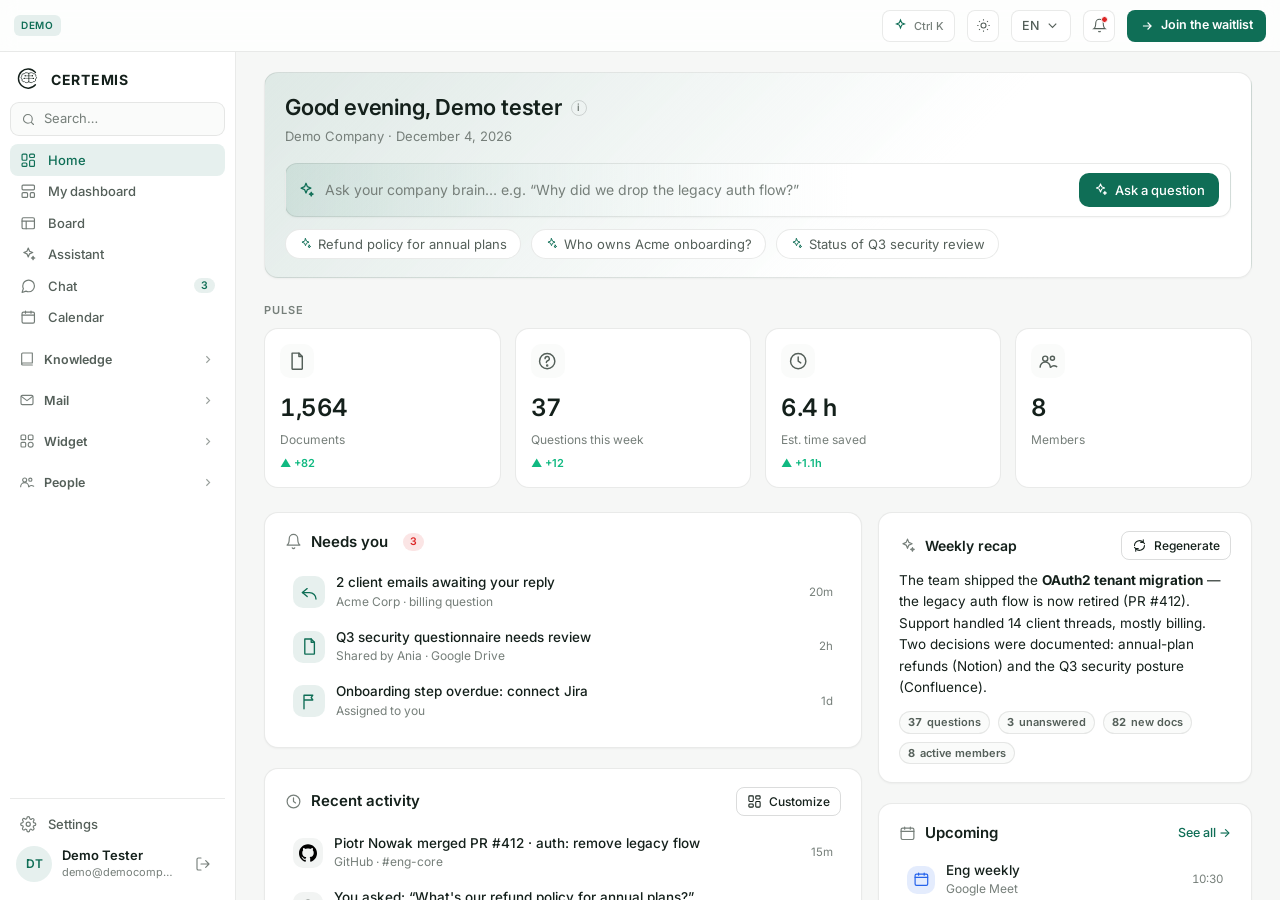
<file: demo.html>
<!doctype html>
<html lang="en">
<head>
<meta charset="utf-8">
<meta name="viewport" content="width=device-width, initial-scale=1">
<title>Certemis — Live demo</title>
<meta name="robots" content="noindex">
<link rel="icon" href="assets/favicon.png">
<link rel="preconnect" href="https://fonts.googleapis.com">
<link rel="preconnect" href="https://fonts.gstatic.com" crossorigin>
<link href="https://fonts.googleapis.com/css2?family=Inter:wght@400;500;600;700&display=swap" rel="stylesheet">
<style>
/* ═══════════════════════════════════════════════════════════════════════
   Certemis — live demo. Design tokens are a 1:1 port of the production app
   (src/app/globals.css): green accent, light default, `.dark` on <html>.
   Everything is fake and client-side — nothing is sent to any backend.
   ═══════════════════════════════════════════════════════════════════════ */
:root{
  --bg:#f6f7f6; --surface:#ffffff; --surface-2:#fafbfa; --surface-hover:#f2f4f3;
  --border:rgba(17,24,21,.09); --border-strong:rgba(17,24,21,.15);
  --text:#14201b; --text-2:#545f59; --text-3:#767f7a;
  --accent:#0f6e56; --accent-hover:#0b5743; --accent-soft:rgba(15,110,86,.1); --accent-fg:#fff;
  --success:#10b981; --success-soft:rgba(16,185,129,.12);
  --warning:#d97706; --warning-soft:rgba(217,119,6,.12);
  --danger:#dc2626; --danger-soft:rgba(220,38,38,.12);
  --cat-meeting:#2563eb; --cat-meeting-soft:rgba(37,99,235,.12);
  --cat-deadline:#dc2626; --cat-deadline-soft:rgba(220,38,38,.12);
  --cat-personal:#7c3aed; --cat-personal-soft:rgba(124,58,237,.12);
  --cat-task:#d97706; --cat-task-soft:rgba(217,119,6,.12);
  --cat-default:#64748b; --cat-default-soft:rgba(100,116,139,.12);
  --shadow-sm:0 1px 2px rgba(0,0,0,.04);
  --shadow-md:0 1px 2px rgba(0,0,0,.04),0 4px 16px rgba(0,0,0,.05);
  --shadow-pop:0 2px 4px rgba(0,0,0,.05),0 12px 32px rgba(0,0,0,.07);
  --r-sm:8px; --r-md:10px; --r-lg:14px;
}
html.dark{
  --bg:#0d1110; --surface:#161b19; --surface-2:#1c2421; --surface-hover:#222b28;
  --border:rgba(255,255,255,.12); --border-strong:rgba(255,255,255,.2);
  --text:#ecefee; --text-2:#a2aca8; --text-3:#6f7975;
  --accent:#1fa37d; --accent-hover:#178f6c; --accent-soft:rgba(31,163,125,.16); --accent-fg:#fff;
  --success:#34d399; --success-soft:rgba(52,211,153,.16);
  --warning:#fbbf24; --warning-soft:rgba(251,191,36,.16);
  --danger:#f87171; --danger-soft:rgba(248,113,113,.16);
  --cat-meeting:#60a5fa; --cat-meeting-soft:rgba(96,165,250,.18);
  --cat-deadline:#f87171; --cat-deadline-soft:rgba(248,113,113,.18);
  --cat-personal:#a78bfa; --cat-personal-soft:rgba(167,139,250,.18);
  --cat-task:#fbbf24; --cat-task-soft:rgba(251,191,36,.18);
  --cat-default:#94a3b8; --cat-default-soft:rgba(148,163,184,.18);
  --shadow-sm:none; --shadow-md:none; --shadow-pop:0 8px 28px rgba(0,0,0,.45);
}
*{box-sizing:border-box;margin:0;padding:0}
html,body{height:100%}
html{font-size:15.2px}
body{font-family:'Inter',system-ui,-apple-system,sans-serif;background:var(--bg);color:var(--text);
  font-size:.875rem;line-height:1.5;-webkit-font-smoothing:antialiased;display:flex;flex-direction:column;height:100vh;overflow:hidden}
a{color:inherit;text-decoration:none}
button{font-family:inherit;cursor:pointer;border:none;background:none;color:inherit}
input,select,textarea{font-family:inherit;color:inherit}
svg{display:block}
::selection{background:var(--accent-soft)}
.tnum{font-variant-numeric:tabular-nums}
.eyebrow{font-size:11px;font-weight:600;letter-spacing:.08em;text-transform:uppercase;color:var(--text-3)}
.muted{color:var(--text-2)}.t3{color:var(--text-3)}
.trunc{overflow:hidden;text-overflow:ellipsis;white-space:nowrap}
.clamp2{display:-webkit-box;-webkit-line-clamp:2;-webkit-box-orient:vertical;overflow:hidden}
.clamp3{display:-webkit-box;-webkit-line-clamp:3;-webkit-box-orient:vertical;overflow:hidden}

/* ── TOP BAR ─────────────────────────────────────────────────────────── */
.topbar{display:flex;align-items:center;gap:12px;height:52px;flex:0 0 52px;padding:0 14px;
  background:color-mix(in srgb,var(--surface) 80%,transparent);border-bottom:1px solid var(--border);
  backdrop-filter:blur(8px);z-index:40}
.brand{display:flex;align-items:center;gap:9px;font-weight:700;letter-spacing:.05em;font-size:14px}
.brand .mark{width:24px;height:24px}
.brand .mark path,.brand .mark line{stroke:var(--text)}.brand .mark circle{fill:var(--text);stroke:none}
.demo-pill{font-weight:600;font-size:10px;letter-spacing:.07em;text-transform:uppercase;color:var(--accent);
  background:var(--accent-soft);padding:3px 7px;border-radius:6px}
.tb-spacer{flex:1}
.tb-btn{display:inline-flex;align-items:center;gap:6px;height:32px;padding:0 10px;border-radius:8px;
  border:1px solid var(--border);background:var(--surface);color:var(--text-2);font-weight:500;font-size:12.5px;
  transition:.14s;position:relative}
.tb-btn:hover{color:var(--text);border-color:var(--border-strong);background:var(--surface-hover)}
.tb-btn svg{width:15px;height:15px}
.tb-btn.icon{width:32px;padding:0;justify-content:center}
.tb-btn kbd{font-family:inherit;font-size:11px;color:var(--text-3)}
.tb-btn .spk{color:var(--accent)}
.cta-btn{display:inline-flex;align-items:center;gap:7px;height:32px;padding:0 13px;border-radius:8px;
  background:var(--accent);color:var(--accent-fg);font-weight:600;font-size:12.5px;transition:.14s}
.cta-btn:hover{background:var(--accent-hover)}
.cta-btn svg{width:14px;height:14px}
.bell-dot{position:absolute;top:5px;right:6px;width:7px;height:7px;border-radius:50%;background:var(--danger);
  border:1.5px solid var(--surface)}
.tb-clock{font-size:12.5px;color:var(--text-2);font-variant-numeric:tabular-nums;padding:0 4px}
@media(max-width:900px){.tb-label{display:none}.tb-clock{display:none}}

/* dropdowns */
.dd{position:absolute;top:44px;right:0;width:310px;background:var(--surface);border:1px solid var(--border-strong);
  border-radius:12px;box-shadow:var(--shadow-pop);padding:7px;z-index:60;display:none}
.dd.on{display:block;animation:pop .13s ease}
.dd.narrow{width:190px}
@keyframes pop{from{opacity:0;transform:translateY(-4px)}to{opacity:1}}
.dd-head{font-size:11px;font-weight:600;letter-spacing:.06em;text-transform:uppercase;color:var(--text-3);
  padding:8px 9px 6px;display:flex;justify-content:space-between;align-items:center}
.dd-item{display:flex;gap:10px;padding:9px;border-radius:8px;cursor:pointer}
.dd-item:hover{background:var(--surface-hover)}
.dd-ic{width:30px;height:30px;border-radius:8px;flex:0 0 30px;display:flex;align-items:center;justify-content:center}
.dd-ic svg{width:15px;height:15px}
.dd-t{font-size:13px;font-weight:600;line-height:1.3}
.dd-d{font-size:12px;color:var(--text-2);margin-top:1px;line-height:1.35}
.dd-time{font-size:11px;color:var(--text-3);margin-top:2px}
.dd-opt{display:flex;align-items:center;gap:10px;padding:9px;border-radius:8px;cursor:pointer;font-size:13px;font-weight:500}
.dd-opt:hover{background:var(--surface-hover)}
.dd-opt .chk{margin-left:auto;color:var(--accent);opacity:0}
.dd-opt.sel .chk{opacity:1}

/* ── LAYOUT SHELL ────────────────────────────────────────────────────── */
.shell{display:flex;flex:1;min-height:0}
.sidebar{flex:0 0 236px;width:236px;background:var(--surface);border-right:1px solid var(--border);
  display:flex;flex-direction:column;padding:12px 10px;overflow-y:auto}
.side-brand{display:flex;align-items:center;gap:9px;font-weight:700;letter-spacing:.05em;font-size:14px;
  color:var(--text);padding:2px 6px 10px}
.side-brand .mark{width:26px;height:26px}
.side-brand .mark path,.side-brand .mark line{stroke:var(--text)}.side-brand .mark circle{fill:var(--text);stroke:none}
.side-search{display:flex;align-items:center;gap:8px;height:34px;padding:0 10px;border-radius:9px;
  border:1px solid var(--border);background:var(--surface-2);color:var(--text-3);font-size:13px;margin-bottom:8px}
.side-search svg{width:15px;height:15px}
.nav-group{margin-top:11px}
.nav-group:first-of-type{margin-top:2px}
.nav-plabel{display:flex;align-items:center;gap:9px;padding:7px 9px;border-radius:8px;color:var(--text-2);
  font-weight:600;font-size:12.5px;cursor:pointer;width:100%;text-align:left}
.nav-plabel:hover{background:var(--surface-hover);color:var(--text)}
.nav-plabel svg{width:16px;height:16px;flex:0 0 16px;opacity:.8}
.nav-plabel .chev{margin-left:auto;width:13px;height:13px;transition:.15s;opacity:.6}
.nav-group.collapsed .chev{transform:rotate(-90deg)}
.nav-group.collapsed .nav-children{display:none}
.nav-children{margin:2px 0 0 0}
.nav-item{display:flex;align-items:center;gap:11px;padding:7.5px 10px;border-radius:8px;color:var(--text-2);
  font-weight:500;font-size:13px;cursor:pointer;transition:.12s;width:100%;text-align:left}
.nav-item.child{padding-left:17px}
.nav-item svg{width:16.5px;height:16.5px;flex:0 0 16.5px;opacity:.82}
.nav-item:hover{background:var(--surface-hover);color:var(--text)}
.nav-item.active{background:var(--accent-soft);color:var(--accent)}
.nav-item.active svg{opacity:1}
.nav-badge{margin-left:auto;font-size:10.5px;font-weight:600;color:var(--text-3);background:var(--surface-hover);
  padding:1px 7px;border-radius:20px;min-width:20px;text-align:center}
.nav-item.active .nav-badge{color:var(--accent);background:var(--accent-soft)}
.nav-badge.alert{color:var(--danger);background:var(--danger-soft)}
.nav-badge.acc{color:var(--accent);background:var(--accent-soft)}
.side-foot{margin-top:auto;padding-top:10px;border-top:1px solid var(--border)}
.ws{display:flex;align-items:center;gap:10px;padding:6px 6px}
.ws-logo{width:32px;height:32px;border-radius:9px;background:var(--accent-soft);color:var(--accent);
  display:flex;align-items:center;justify-content:center;flex:0 0 32px;font-weight:700;font-size:13px}
.ws-name{font-weight:600;font-size:13px;line-height:1.2}
.ws-plan{font-size:11px;color:var(--text-3)}

.main{flex:1;min-width:0;overflow-y:auto;overflow-x:hidden;scroll-behavior:smooth}
.screen{max-width:1500px;margin:0 auto;padding:20px clamp(16px,2.2vw,30px) 64px}
.fade{animation:fade .24s ease}
@keyframes fade{from{opacity:0;transform:translateY(6px)}to{opacity:1;transform:none}}

/* ── PRIMITIVES ──────────────────────────────────────────────────────── */
.card{background:var(--surface);border:1px solid var(--border);border-radius:var(--r-lg);box-shadow:var(--shadow-sm)}
.card-hover{transition:.15s}
.card-hover:hover{border-color:var(--border-strong);box-shadow:var(--shadow-md)}
.pad{padding:18px 20px}.pad-sm{padding:14px 16px}
.stack{display:flex;flex-direction:column}
.gap2{gap:8px}.gap3{gap:12px}.gap4{gap:16px}.gap5{gap:20px}.gap6{gap:24px}
.row{display:flex;align-items:center;gap:10px}
.wrap{flex-wrap:wrap}
.grid{display:grid;gap:16px}
.spread{display:flex;align-items:center;justify-content:space-between;gap:12px}
.btn{display:inline-flex;align-items:center;gap:7px;height:34px;padding:0 13px;border-radius:var(--r-md);
  font-weight:500;font-size:13px;transition:.14s;border:1px solid transparent;white-space:nowrap}
.btn svg{width:15px;height:15px}
.btn.primary{background:var(--accent);color:var(--accent-fg)}
.btn.primary:hover{background:var(--accent-hover)}
.btn.sec{border-color:var(--border-strong);color:var(--text)}
.btn.sec:hover{background:var(--surface-hover)}
.btn.ghost{color:var(--text-2)}.btn.ghost:hover{background:var(--surface-hover);color:var(--text)}
.btn.soft{background:var(--accent-soft);color:var(--accent)}
.btn.sm{height:29px;padding:0 10px;font-size:12px;border-radius:8px}
.btn.danger{color:var(--danger)}.btn.danger:hover{background:var(--danger-soft)}
.iconbtn{width:32px;height:32px;border-radius:8px;display:inline-flex;align-items:center;justify-content:center;
  color:var(--text-3);transition:.14s}
.iconbtn:hover{background:var(--surface-hover);color:var(--text)}
.iconbtn svg{width:16px;height:16px}
.iconbtn.dgr:hover{color:var(--danger);background:var(--danger-soft)}
.badge{display:inline-flex;align-items:center;gap:5px;font-size:11px;font-weight:600;padding:2px 9px;border-radius:20px}
.badge.ok{color:var(--success);background:var(--success-soft)}
.badge.warn{color:var(--warning);background:var(--warning-soft)}
.badge.err{color:var(--danger);background:var(--danger-soft)}
.badge.neutral{color:var(--text-2);background:var(--surface-hover)}
.badge.acc{color:var(--accent);background:var(--accent-soft)}
.dot{width:7px;height:7px;border-radius:50%;flex:0 0 7px}
.dot.ok{background:var(--success)}.dot.warn{background:var(--warning)}.dot.err{background:var(--danger)}
.dot.idle{background:var(--text-3)}.dot.acc{background:var(--accent)}
.pill{display:inline-flex;align-items:center;gap:5px;font-size:11px;font-weight:600;padding:2px 8px;border-radius:20px;
  border:1px solid var(--border);color:var(--text-2)}
.pill.acc{border-color:transparent;background:var(--accent-soft);color:var(--accent)}
.avatar{border-radius:50%;background:var(--accent-soft);color:var(--accent);display:flex;align-items:center;
  justify-content:center;font-weight:600;flex:0 0 auto}
.avatar.sm{width:28px;height:28px;font-size:10px}
.avatar.md{width:36px;height:36px;font-size:12px}
.avatar.lg{width:44px;height:44px;font-size:14px}
.chip{display:inline-flex;align-items:center;gap:6px;border:1px solid var(--border);background:var(--surface);
  border-radius:20px;padding:6px 13px;font-size:13px;color:var(--text-2);cursor:pointer;transition:.14s}
.chip:hover{border-color:var(--border-strong);color:var(--text)}
.chip svg{width:13px;height:13px;color:var(--accent)}
.chip.on{background:var(--accent-soft);color:var(--accent);border-color:transparent}
.icosq{border-radius:var(--r-md);display:flex;align-items:center;justify-content:center;flex:0 0 auto}
.icosq svg{width:60%;height:60%}
.icosq.acc{background:var(--accent-soft);color:var(--accent)}
.icosq.n{background:var(--surface-2);color:var(--text-2)}
.icosq.hov{background:var(--surface-hover);color:var(--text-2)}
.sectitle{display:flex;align-items:center;gap:9px;font-size:15px;font-weight:600}
.sectitle svg{width:17px;height:17px;color:var(--text-3)}
.seelink{margin-left:auto;font-size:12.5px;font-weight:500;color:var(--accent)}
.divider{height:1px;background:var(--border);border:0}

/* page header */
.phead{display:flex;align-items:flex-start;gap:14px;flex-wrap:wrap;margin-bottom:18px}
.phead .ph-main{flex:1;min-width:220px}
.ptitle{font-size:20px;font-weight:600;letter-spacing:-.01em;display:flex;align-items:center;gap:9px}
.ptitle .i{width:16px;height:16px;border-radius:50%;border:1px solid var(--border-strong);color:var(--text-3);
  font-size:10px;display:inline-flex;align-items:center;justify-content:center;font-weight:600}
.psub{color:var(--text-3);font-size:13px;margin-top:4px;max-width:680px}
.pact{display:flex;gap:8px;flex-wrap:wrap}

/* AI prompt bar */
.aibar{display:flex;align-items:center;gap:10px;border:1px solid var(--border);border-radius:12px;
  background:linear-gradient(90deg,var(--accent-soft),var(--surface) 60%);padding:9px 11px;box-shadow:var(--shadow-sm)}
.aibar .spk{color:var(--accent);flex:0 0 auto}.aibar .spk svg{width:18px;height:18px}
.aibar input{flex:1;background:none;border:none;outline:none;font-size:14px;color:var(--text)}
.aibar input::placeholder{color:var(--text-3)}

/* inputs */
.inp{height:36px;padding:0 12px;border-radius:9px;border:1px solid var(--border);background:var(--surface);
  font-size:13px;outline:none;transition:.14s;width:100%}
.inp:focus{border-color:var(--accent)}
.search{position:relative;display:flex;align-items:center}
.search svg{position:absolute;left:11px;width:15px;height:15px;color:var(--text-3);pointer-events:none}
.search .inp{padding-left:33px}
.selbox{height:34px;padding:0 30px 0 11px;border-radius:9px;border:1px solid var(--border);background:var(--surface);
  font-size:13px;outline:none;appearance:none;cursor:pointer;
  background-image:url("data:image/svg+xml,%3Csvg xmlns='http://www.w3.org/2000/svg' viewBox='0 0 24 24' fill='none' stroke='%23767f7a' stroke-width='2'%3E%3Cpath d='M6 9l6 6 6-6'/%3E%3C/svg%3E");
  background-repeat:no-repeat;background-position:right 9px center;background-size:14px}

/* stat tiles */
.tiles{display:grid;grid-template-columns:repeat(4,1fr);gap:14px}
.tile{border:1px solid var(--border);background:var(--surface);border-radius:var(--r-lg);padding:15px}
.tile .ti{width:34px;height:34px}
.tile .tv{margin-top:12px;font-size:24px;font-weight:600;letter-spacing:-.02em}
.tile .tl{margin-top:5px;font-size:12px;color:var(--text-3)}
.tile .td{font-size:11px;font-weight:600;margin-top:6px}
.td.up{color:var(--success)}.td.down{color:var(--danger)}
@media(max-width:720px){.tiles{grid-template-columns:repeat(2,1fr)}}

/* rows / lists */
.lrow{display:flex;align-items:center;gap:11px;padding:9px 8px;border-radius:9px;cursor:pointer;transition:.12s}
.lrow:hover{background:var(--surface-hover)}
.lrow .lt{font-size:13.5px;font-weight:500;line-height:1.3}
.lrow .ld{font-size:12px;color:var(--text-3);margin-top:1px}
.lrow .rt{margin-left:auto;font-size:11.5px;color:var(--text-3);white-space:nowrap}
.divlist>*+*{border-top:1px solid var(--border)}

/* ask / citations */
.msg-u{align-self:flex-end;max-width:80%;background:var(--accent);color:var(--accent-fg);border-radius:16px;
  border-bottom-right-radius:5px;padding:10px 15px;font-size:14px;box-shadow:var(--shadow-sm)}
.ans{border:1px solid var(--border);background:var(--surface);border-radius:var(--r-lg);padding:16px 18px;
  font-size:14.5px;line-height:1.6}
.ans b{font-weight:600}
.cite{display:inline-flex;align-items:center;justify-content:center;min-width:16px;height:16px;padding:0 3px;
  border-radius:4px;background:var(--accent-soft);color:var(--accent);font-size:10.5px;font-weight:600;
  vertical-align:top;margin:0 1px;cursor:pointer}
.srcbox{border:1px solid var(--border);background:var(--surface-2);border-radius:var(--r-lg);padding:12px}
.srcbox-h{display:flex;align-items:center;gap:8px;font-size:11px;font-weight:600;letter-spacing:.05em;
  text-transform:uppercase;color:var(--text-2);margin-bottom:10px}
.srcbox-h svg{width:15px;height:15px;color:var(--accent)}
.srcgrid{display:grid;grid-template-columns:1fr 1fr;gap:9px}
.srccard{display:flex;flex-direction:column;gap:6px;border:1px solid var(--border);background:var(--surface);
  border-radius:11px;padding:11px 12px;cursor:pointer;transition:.14s;text-align:left}
.srccard:hover{border-color:color-mix(in srgb,var(--accent) 40%,var(--border));background:var(--surface-hover)}
.srccard .sc-top{display:flex;align-items:center;gap:8px}
.srccard .sc-ic{width:24px;height:24px;border-radius:7px;background:var(--accent-soft);color:var(--accent);
  display:flex;align-items:center;justify-content:center;flex:0 0 24px}
.srccard .sc-ic svg{width:14px;height:14px}
.srccard .sc-t{font-size:13px;font-weight:500;flex:1;min-width:0}
.srccard .sc-n{font-size:10.5px;font-weight:600;color:var(--accent);background:var(--accent-soft);
  padding:1px 6px;border-radius:5px}
.srccard .sc-s{font-size:12px;color:var(--text-3);line-height:1.4}
@media(max-width:640px){.srcgrid{grid-template-columns:1fr}}
.threadcard{border:1px solid var(--border);background:var(--surface);border-radius:11px;padding:11px 13px;cursor:pointer;transition:.14s}
.threadcard:hover{border-color:var(--border-strong);background:var(--surface-hover)}
.threadcard.active{border-color:color-mix(in srgb,var(--accent) 40%,var(--border));background:var(--accent-soft)}
.typing{display:inline-flex;gap:4px}
.typing i{width:6px;height:6px;border-radius:50%;background:var(--text-3);animation:blink 1.1s infinite}
.typing i:nth-child(2){animation-delay:.2s}.typing i:nth-child(3){animation-delay:.4s}
@keyframes blink{0%,60%,100%{opacity:.3}30%{opacity:1}}

/* chat bubbles */
.cbub{display:inline-block;border-radius:16px;padding:8px 13px;font-size:13.5px;line-height:1.45;max-width:74%}
.cbub.me{background:var(--accent);color:var(--accent-fg);border-top-right-radius:5px}
.cbub.them{background:var(--surface-2);border:1px solid var(--border);border-top-left-radius:5px}

/* calendar */
.calgrid{display:grid;grid-template-columns:repeat(7,1fr);border:1px solid var(--border);border-radius:var(--r-lg);
  overflow:hidden;background:var(--surface)}
.calhd{padding:8px 10px;font-size:11px;font-weight:600;text-transform:uppercase;letter-spacing:.05em;
  color:var(--text-3);border-bottom:1px solid var(--border);text-align:left}
.calcell{min-height:96px;border-right:1px solid var(--border);border-bottom:1px solid var(--border);padding:6px 7px}
.calcell:nth-child(7n){border-right:0}
.caldate{font-size:12px;font-weight:500;color:var(--text-2);margin-bottom:5px}
.calcell.out .caldate{color:var(--text-3);opacity:.5}
.calcell.today .caldate{background:var(--accent);color:#fff;width:21px;height:21px;border-radius:50%;
  display:flex;align-items:center;justify-content:center}
.calev{font-size:11px;font-weight:500;padding:2px 6px;border-radius:5px;margin-bottom:3px;
  overflow:hidden;text-overflow:ellipsis;white-space:nowrap;cursor:pointer}
.seg{display:inline-flex;padding:2px;border-radius:9px;border:1px solid var(--border);background:var(--surface-2);gap:2px}
.seg button{padding:5px 11px;border-radius:7px;font-size:12.5px;font-weight:500;color:var(--text-2)}
.seg button.on{background:var(--surface);color:var(--text);box-shadow:var(--shadow-sm)}

/* mailbox */
.mailrow{display:flex;align-items:flex-start;gap:11px;padding:11px 12px;border-left:2px solid transparent;cursor:pointer;transition:.12s}
.mailrow:hover{background:var(--surface-hover)}
.mailrow.sel{border-left-color:var(--accent);background:var(--surface-hover)}
.mailrow.unread .ms{font-weight:600}
.mail-av{width:36px;height:36px;border-radius:50%;color:#fff;display:flex;align-items:center;justify-content:center;
  font-weight:600;font-size:13px;flex:0 0 36px}

/* progress */
.prog{height:6px;border-radius:20px;background:var(--surface-hover);overflow:hidden}
.prog i{display:block;height:100%;background:var(--accent);border-radius:20px}
.bar{height:8px;border-radius:20px;background:var(--surface-hover);overflow:hidden;flex:1}
.bar i{display:block;height:100%;background:color-mix(in srgb,var(--text) 55%,transparent);border-radius:20px}

/* toast + modal */
.toast{position:fixed;bottom:22px;left:50%;transform:translateX(-50%) translateY(20px);background:var(--text);
  color:var(--bg);padding:11px 18px;border-radius:11px;font-size:13px;font-weight:500;box-shadow:var(--shadow-pop);
  opacity:0;pointer-events:none;transition:.22s;z-index:200;display:flex;align-items:center;gap:9px}
.toast.on{opacity:1;transform:translateX(-50%) translateY(0)}
.mask{position:fixed;inset:0;background:rgba(0,0,0,.42);display:none;align-items:center;justify-content:center;
  z-index:150;padding:20px;backdrop-filter:blur(2px)}
.mask.on{display:flex;animation:fade .16s ease}
.modal{background:var(--surface);border:1px solid var(--border-strong);border-radius:16px;box-shadow:var(--shadow-pop);
  width:100%;max-width:520px;max-height:88vh;overflow:auto}
.modal-h{display:flex;align-items:flex-start;justify-content:space-between;gap:12px;padding:18px 20px 12px}
.modal-h .mt{font-size:16px;font-weight:600}.modal-h .md{font-size:13px;color:var(--text-2);margin-top:3px}
.modal-h .x{cursor:pointer;color:var(--text-3);font-size:18px;line-height:1}
.modal-b{padding:0 20px}
.modal-f{display:flex;justify-content:flex-end;gap:9px;padding:16px 20px 18px}
.waitlist-hero{background:linear-gradient(135deg,var(--accent-soft),transparent);border-radius:12px;padding:16px;
  margin:0 20px;border:1px solid var(--border)}

/* join banner (demo funnel) */
.joinbar{margin-top:26px;background:linear-gradient(90deg,var(--accent-soft),var(--surface));
  border:1px solid var(--border);border-radius:var(--r-lg);padding:16px 20px;display:flex;align-items:center;
  gap:16px;flex-wrap:wrap;box-shadow:var(--shadow-md)}
.joinbar .jt{font-size:15px;font-weight:600}
.joinbar .jd{font-size:13px;color:var(--text-2);margin-top:2px}

.mob-only{display:none}
@media(max-width:860px){
  .sidebar{position:fixed;left:0;top:52px;bottom:0;z-index:70;transform:translateX(-100%);transition:.2s;box-shadow:var(--shadow-pop)}
  .sidebar.open{transform:none}
  .mob-only{display:inline-flex}
  .scrim{position:fixed;inset:52px 0 0;background:rgba(0,0,0,.4);z-index:65;display:none}
  .scrim.on{display:block}
}
.two-pane{display:grid;grid-template-columns:minmax(320px,380px) minmax(0,1fr);gap:14px}
@media(max-width:980px){.two-pane{grid-template-columns:1fr}}
</style>
</head>
<body>

<!-- provider + ui icon symbols -->
<svg width="0" height="0" style="position:absolute" aria-hidden="true">
  <symbol id="lg-github" viewBox="0 0 24 24"><path d="M12 .297c-6.63 0-12 5.373-12 12 0 5.303 3.438 9.8 8.205 11.385.6.113.82-.258.82-.577 0-.285-.01-1.04-.015-2.04-3.338.724-4.042-1.61-4.042-1.61C4.422 18.07 3.633 17.7 3.633 17.7c-1.087-.744.084-.729.084-.729 1.205.084 1.838 1.236 1.838 1.236 1.07 1.835 2.809 1.305 3.495.998.108-.776.417-1.305.76-1.605-2.665-.3-5.466-1.332-5.466-5.93 0-1.31.465-2.38 1.235-3.22-.135-.303-.54-1.523.105-3.176 0 0 1.005-.322 3.3 1.23.96-.267 1.98-.399 3-.405 1.02.006 2.04.138 3 .405 2.28-1.552 3.285-1.23 3.285-1.23.645 1.653.24 2.873.12 3.176.765.84 1.23 1.91 1.23 3.22 0 4.61-2.805 5.625-5.475 5.92.42.36.81 1.096.81 2.22 0 1.606-.015 2.896-.015 3.286 0 .315.21.69.825.57C20.565 22.092 24 17.592 24 12.297c0-6.627-5.373-12-12-12"/></symbol>
  <symbol id="lg-gitlab" viewBox="0 0 24 24"><path d="m23.6004 9.5927-.0337-.0862L20.3.9814a.851.851 0 0 0-.3362-.405.8748.8748 0 0 0-.9997.0539.8748.8748 0 0 0-.29.4399l-2.2055 6.748H7.5375l-2.2057-6.748a.8573.8573 0 0 0-.29-.4412.8748.8748 0 0 0-.9997-.0537.8585.8585 0 0 0-.3362.4049L.4332 9.5015l-.0325.0862a6.0657 6.0657 0 0 0 2.0119 7.0105l.0113.0087.03.0213 4.976 3.7264 2.462 1.8633 1.4995 1.1321a1.0085 1.0085 0 0 0 1.2197 0l1.4995-1.1321 2.4619-1.8633 5.006-3.7489.0125-.01a6.0682 6.0682 0 0 0 2.0094-7.003z"/></symbol>
  <symbol id="lg-slack" viewBox="0 0 24 24"><path d="M5.042 15.165a2.528 2.528 0 0 1-2.52 2.523A2.528 2.528 0 0 1 0 15.165a2.527 2.527 0 0 1 2.522-2.52h2.52v2.52zM6.313 15.165a2.527 2.527 0 0 1 2.521-2.52 2.527 2.527 0 0 1 2.521 2.52v6.313A2.528 2.528 0 0 1 8.834 24a2.528 2.528 0 0 1-2.521-2.522v-6.313zM8.834 5.042a2.528 2.528 0 0 1-2.521-2.52A2.528 2.528 0 0 1 8.834 0a2.528 2.528 0 0 1 2.521 2.522v2.52H8.834zM8.834 6.313a2.528 2.528 0 0 1 2.521 2.521 2.528 2.528 0 0 1-2.521 2.521H2.522A2.528 2.528 0 0 1 0 8.834a2.528 2.528 0 0 1 2.522-2.521h6.312zM18.956 8.834a2.528 2.528 0 0 1 2.522-2.521A2.528 2.528 0 0 1 24 8.834a2.528 2.528 0 0 1-2.522 2.521h-2.522V8.834zM17.688 8.834a2.528 2.528 0 0 1-2.523 2.521 2.527 2.527 0 0 1-2.52-2.521V2.522A2.527 2.527 0 0 1 15.165 0a2.528 2.528 0 0 1 2.523 2.522v6.312zM15.165 18.956a2.528 2.528 0 0 1 2.523 2.522A2.528 2.528 0 0 1 15.165 24a2.527 2.527 0 0 1-2.52-2.522v-2.522h2.52zM15.165 17.688a2.527 2.527 0 0 1-2.52-2.523 2.526 2.526 0 0 1 2.52-2.52h6.313A2.527 2.527 0 0 1 24 15.165a2.528 2.528 0 0 1-2.522 2.523h-6.313z"/></symbol>
  <symbol id="lg-teams" viewBox="0 0 24 24"><path d="M20.625 8.127q-.55 0-1.025-.205-.475-.205-.832-.563-.358-.357-.563-.832Q18 6.053 18 5.502q0-.54.205-1.02t.563-.837q.357-.358.832-.563.474-.205 1.025-.205.54 0 1.02.205t.837.563q.358.357.563.837.205.48.205 1.02 0 .55-.205 1.025-.205.475-.563.832-.357.358-.837.563-.48.205-1.02.205zm0-3.75q-.469 0-.797.328-.328.328-.328.797 0 .469.328.797.328.328.797.328.469 0 .797-.328.328-.328.328-.797 0-.469-.328-.797-.328-.328-.797-.328zM24 10.002v5.578q0 .774-.293 1.46-.293.685-.803 1.194-.51.51-1.195.803-.686.293-1.459.293-.445 0-.908-.105-.463-.106-.85-.329-.293.95-.855 1.729-.563.78-1.319 1.336-.756.557-1.67.861-.914.305-1.898.305-1.148 0-2.162-.398-1.014-.399-1.805-1.102-.79-.703-1.312-1.664t-.674-2.086h-5.8q-.411 0-.704-.293T0 16.881V6.873q0-.41.293-.703t.703-.293h8.59q-.34-.715-.34-1.5 0-.727.275-1.365.276-.639.75-1.114.475-.474 1.114-.75.638-.275 1.365-.275t1.365.275q.639.276 1.114.75.474.475.75 1.114.275.638.275 1.365t-.275 1.365q-.276.639-.75 1.113-.475.475-1.114.75-.638.276-1.365.276-.188 0-.375-.024-.188-.023-.375-.058v1.078h10.875q.469 0 .797.328.328.328.328.797zM12.75 2.373q-.41 0-.78.158-.368.158-.638.434-.27.275-.428.639-.158.363-.158.773 0 .41.158.78.159.368.428.638.27.27.639.428.369.158.779.158.41 0 .773-.158.364-.159.64-.428.274-.27.433-.639.158-.369.158-.779 0-.41-.158-.773-.159-.364-.434-.64-.275-.275-.639-.433-.363-.158-.773-.158zM6.937 9.814h2.25V7.94H2.814v1.875h2.25v6h1.875zm10.313 7.313v-6.75H12v6.504q0 .41-.293.703t-.703.293H8.309q.152.809.556 1.5.405.691.985 1.19.58.497 1.318.779.738.281 1.582.281.926 0 1.746-.352.82-.351 1.436-.966.615-.616.966-1.43.352-.815.352-1.752z"/></symbol>
  <symbol id="lg-email" viewBox="0 0 24 24"><path d="M3.5 5.5h17v13h-17z" fill="none" stroke="currentColor" stroke-width="1.8" stroke-linejoin="round"/><path d="M3.5 7l8.5 6.5L20.5 7" fill="none" stroke="currentColor" stroke-width="1.8" stroke-linecap="round" stroke-linejoin="round"/></symbol>
  <symbol id="lg-gdrive" viewBox="0 0 24 24"><path d="M12.01 1.485c-2.082 0-3.754.02-3.743.047.01.02 1.708 3.001 3.774 6.62l3.76 6.574h3.76c2.081 0 3.753-.02 3.742-.047-.005-.02-1.708-3.001-3.775-6.62l-3.76-6.574zm-4.76 1.73a789.828 789.861 0 0 0-3.63 6.319L0 15.868l1.89 3.298 1.885 3.297 3.62-6.335 3.618-6.33-1.88-3.287C8.1 4.704 7.255 3.22 7.25 3.214zm2.259 12.653-.203.348c-.114.198-.96 1.672-1.88 3.287a423.93 423.948 0 0 1-1.698 2.97c-.01.026 3.24.042 7.222.042h7.244l1.796-3.157c.992-1.734 1.85-3.23 1.906-3.323l.104-.167h-7.249z"/></symbol>
  <symbol id="lg-notion" viewBox="0 0 24 24"><path d="M4.459 4.208c.746.606 1.026.56 2.428.466l13.215-.793c.28 0 .047-.28-.046-.326L17.86 1.968c-.42-.326-.981-.7-2.055-.607L3.01 2.295c-.466.046-.56.28-.374.466zm.793 3.08v13.904c0 .747.373 1.027 1.214.98l14.523-.84c.841-.046.935-.56.935-1.167V6.354c0-.606-.233-.933-.748-.887l-15.177.887c-.56.047-.747.327-.747.933zm14.337.745c.093.42 0 .84-.42.888l-.7.14v10.264c-.608.327-1.168.514-1.635.514-.748 0-.935-.234-1.495-.933l-4.577-7.186v6.952L12.21 19s0 .84-1.168.84l-3.222.186c-.093-.186 0-.653.327-.746l.84-.233V9.854L7.822 9.76c-.094-.42.14-1.026.793-1.073l3.456-.233 4.764 7.279v-6.44l-1.215-.139c-.093-.514.28-.887.747-.933zM1.936 1.035l13.31-.98c1.634-.14 2.055-.047 3.082.7l4.249 2.986c.7.513.934.653.934 1.213v16.378c0 1.026-.373 1.634-1.68 1.726l-15.458.934c-.98.047-1.448-.093-1.962-.747l-3.129-4.06c-.56-.747-.793-1.306-.793-1.96V2.667c0-.839.374-1.54 1.447-1.632z"/></symbol>
  <symbol id="lg-confluence" viewBox="0 0 24 24"><path d="M.87 18.257c-.248.382-.53.875-.763 1.245a.764.764 0 0 0 .255 1.04l4.965 3.054a.764.764 0 0 0 1.058-.26c.199-.332.454-.763.733-1.221 1.967-3.247 3.945-2.853 7.508-1.146l4.957 2.337a.764.764 0 0 0 1.028-.382l2.364-5.346a.764.764 0 0 0-.382-1 599.851 599.851 0 0 1-4.965-2.361C10.911 10.97 5.224 11.185.87 18.257zM23.131 5.743c.249-.405.531-.875.764-1.25a.764.764 0 0 0-.256-1.034L18.675.404a.764.764 0 0 0-1.058.26c-.195.335-.451.763-.734 1.225-1.966 3.246-3.945 2.85-7.508 1.146L4.437.694a.764.764 0 0 0-1.027.382L1.046 6.422a.764.764 0 0 0 .382 1c1.039.49 3.105 1.467 4.965 2.361 6.698 3.246 12.392 3.029 16.738-4.04z"/></symbol>
  <symbol id="lg-jira" viewBox="0 0 24 24"><path d="M11.571 11.513H0a5.218 5.218 0 0 0 5.232 5.215h2.13v2.057A5.215 5.215 0 0 0 12.575 24V12.518a1.005 1.005 0 0 0-1.005-1.005zm5.723-5.756H5.736a5.215 5.215 0 0 0 5.215 5.214h2.129v2.058a5.218 5.218 0 0 0 5.215 5.214V6.758a1.001 1.001 0 0 0-1.001-1.001zM23.013 0H11.455a5.215 5.215 0 0 0 5.215 5.215h2.129v2.057A5.215 5.215 0 0 0 24 12.483V1.005A1.001 1.001 0 0 0 23.013 0Z"/></symbol>
  <symbol id="lg-linear" viewBox="0 0 24 24"><path d="M2.886 4.18A11.982 11.982 0 0 1 11.99 0C18.624 0 24 5.376 24 12.009c0 3.64-1.62 6.903-4.18 9.105L2.887 4.18ZM1.817 5.626l16.556 16.556c-.524.33-1.075.62-1.65.866L.951 7.277c.247-.575.537-1.126.866-1.65ZM.322 9.163l14.515 14.515c-.71.172-1.443.282-2.195.322L0 11.358a12 12 0 0 1 .322-2.195Zm-.17 4.862 9.823 9.824a12.02 12.02 0 0 1-9.824-9.824Z"/></symbol>
</svg>

<!-- TOP BAR — jak w produkcji: desktop bez logo (logo mieszka w sidebarze), bez zegara -->
<div class="topbar">
  <button class="iconbtn mob-only" id="mobMenu" aria-label="Menu"><svg viewBox="0 0 24 24" fill="none" stroke="currentColor" stroke-width="1.8" stroke-linecap="round"><path d="M4 7h16M4 12h16M4 17h16"/></svg></button>
  <a class="brand mob-only" href="index.html" title="Certemis">
    <svg class="mark" viewBox="0 0 130 120" fill="none">
      <path d="M97 27 A48 48 0 1 0 97 89" stroke-width="7" stroke-linecap="round"/>
      <g stroke-width="3.4" stroke-linejoin="round" stroke-linecap="round"><path d="M64 32 C55 26 44 27 41 34 C32 32 26 40 30 46 C23 49 24 59 31 60 C27 68 33 75 42 73 C45 80 58 80 64 74"/><path d="M64 32 C73 26 84 27 87 34 C96 32 102 40 98 46 C105 49 104 59 97 60 C101 68 95 75 86 73 C83 80 70 80 64 74"/><line x1="64" y1="33" x2="64" y2="74"/></g>
      <g stroke-width="2.4" stroke-linecap="round"><line x1="64" y1="44" x2="80" y2="44"/><line x1="64" y1="57" x2="85" y2="57"/><line x1="64" y1="44" x2="48" y2="44"/><line x1="64" y1="57" x2="43" y2="57"/></g>
      <g><circle cx="82" cy="44" r="3.4"/><circle cx="87" cy="57" r="3.4"/><circle cx="46" cy="44" r="3.4"/><circle cx="41" cy="57" r="3.4"/></g>
    </svg>
  </a>
  <span class="demo-pill">Demo</span>
  <div class="tb-spacer"></div>
  <button class="tb-btn" id="paletteBtn"><span class="spk"><svg viewBox="0 0 24 24" fill="none" stroke="currentColor" stroke-width="1.7"><path d="M12 3l1.9 4.6L18.5 9.5 13.9 11.4 12 16l-1.9-4.6L5.5 9.5l4.6-1.9z"/></svg></span><kbd class="tb-label">Ctrl K</kbd></button>
  <button class="tb-btn icon" id="themeBtn" aria-label="Theme"><svg id="themeIcon" viewBox="0 0 24 24" fill="none" stroke="currentColor" stroke-width="1.7"><circle cx="12" cy="12" r="4"/><path d="M12 2v2M12 20v2M4.9 4.9l1.4 1.4M17.7 17.7l1.4 1.4M2 12h2M20 12h2M4.9 19.1l1.4-1.4M17.7 6.3l1.4-1.4"/></svg></button>
  <div style="position:relative">
    <button class="tb-btn" id="langBtn"><span id="langLabel">EN</span><svg viewBox="0 0 24 24" fill="none" stroke="currentColor" stroke-width="1.8"><path d="M6 9l6 6 6-6"/></svg></button>
    <div class="dd narrow" id="langDD">
      <div class="dd-opt" data-lang="en"><span>English</span><span class="chk">✓</span></div>
      <div class="dd-opt" data-lang="pl"><span>Polski</span><span class="chk">✓</span></div>
    </div>
  </div>
  <div style="position:relative">
    <button class="tb-btn icon" id="bellBtn" aria-label="Alerts"><svg viewBox="0 0 24 24" fill="none" stroke="currentColor" stroke-width="1.7"><path d="M18 8a6 6 0 0 0-12 0c0 7-3 9-3 9h18s-3-2-3-9M13.7 21a2 2 0 0 1-3.4 0"/></svg><span class="bell-dot"></span></button>
    <div class="dd" id="bellDD"></div>
  </div>
  <a class="cta-btn" id="topJoin" href="early-access.html"><svg viewBox="0 0 24 24" fill="none" stroke="currentColor" stroke-width="2"><path d="M5 12h14M13 6l6 6-6 6"/></svg><span class="tb-label" data-i18n="cta.join">Join the waitlist</span></a>
</div>

<div class="scrim" id="scrim"></div>
<div class="shell">
  <nav class="sidebar" id="sidebar"></nav>
  <main class="main" id="main"></main>
</div>

<div class="toast" id="toast"></div>
<div class="mask" id="mask"><div class="modal" id="modal"></div></div>

<script src="demo.js"></script>
</body>
</html>
</file>
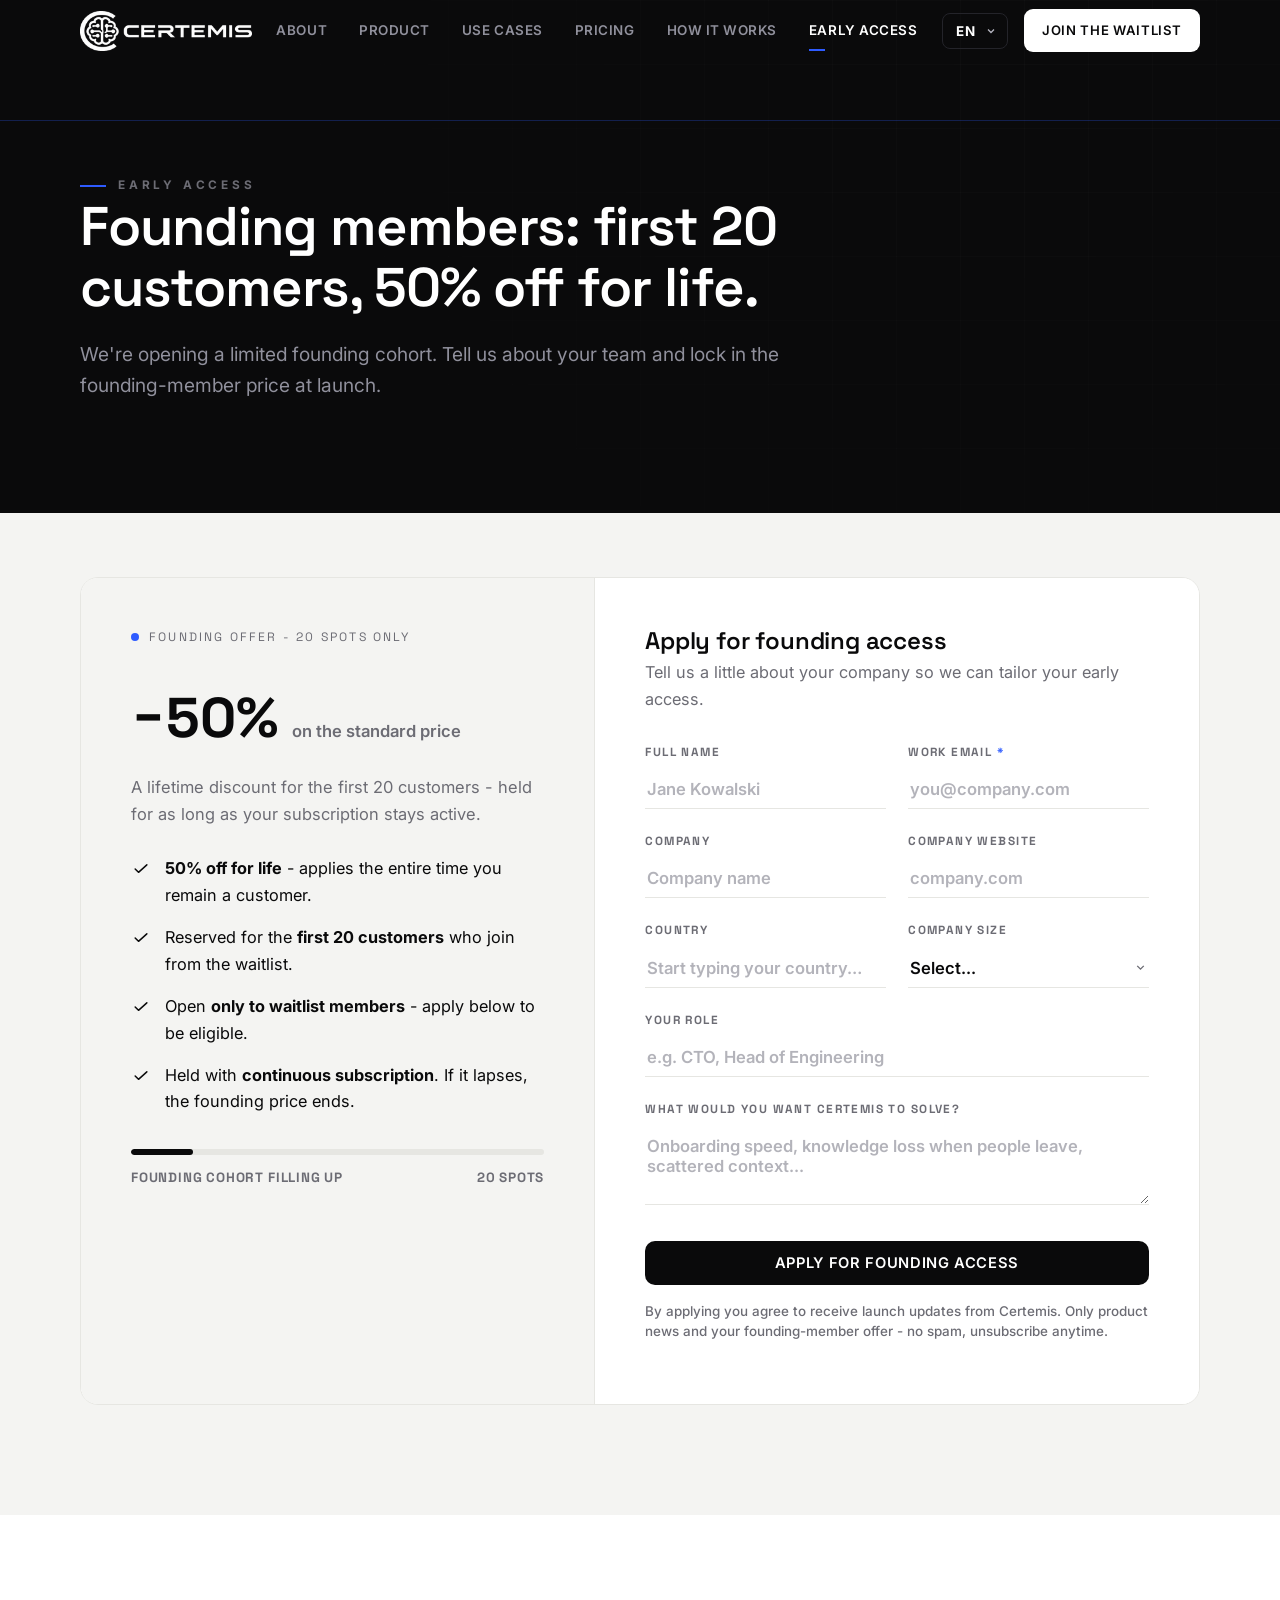
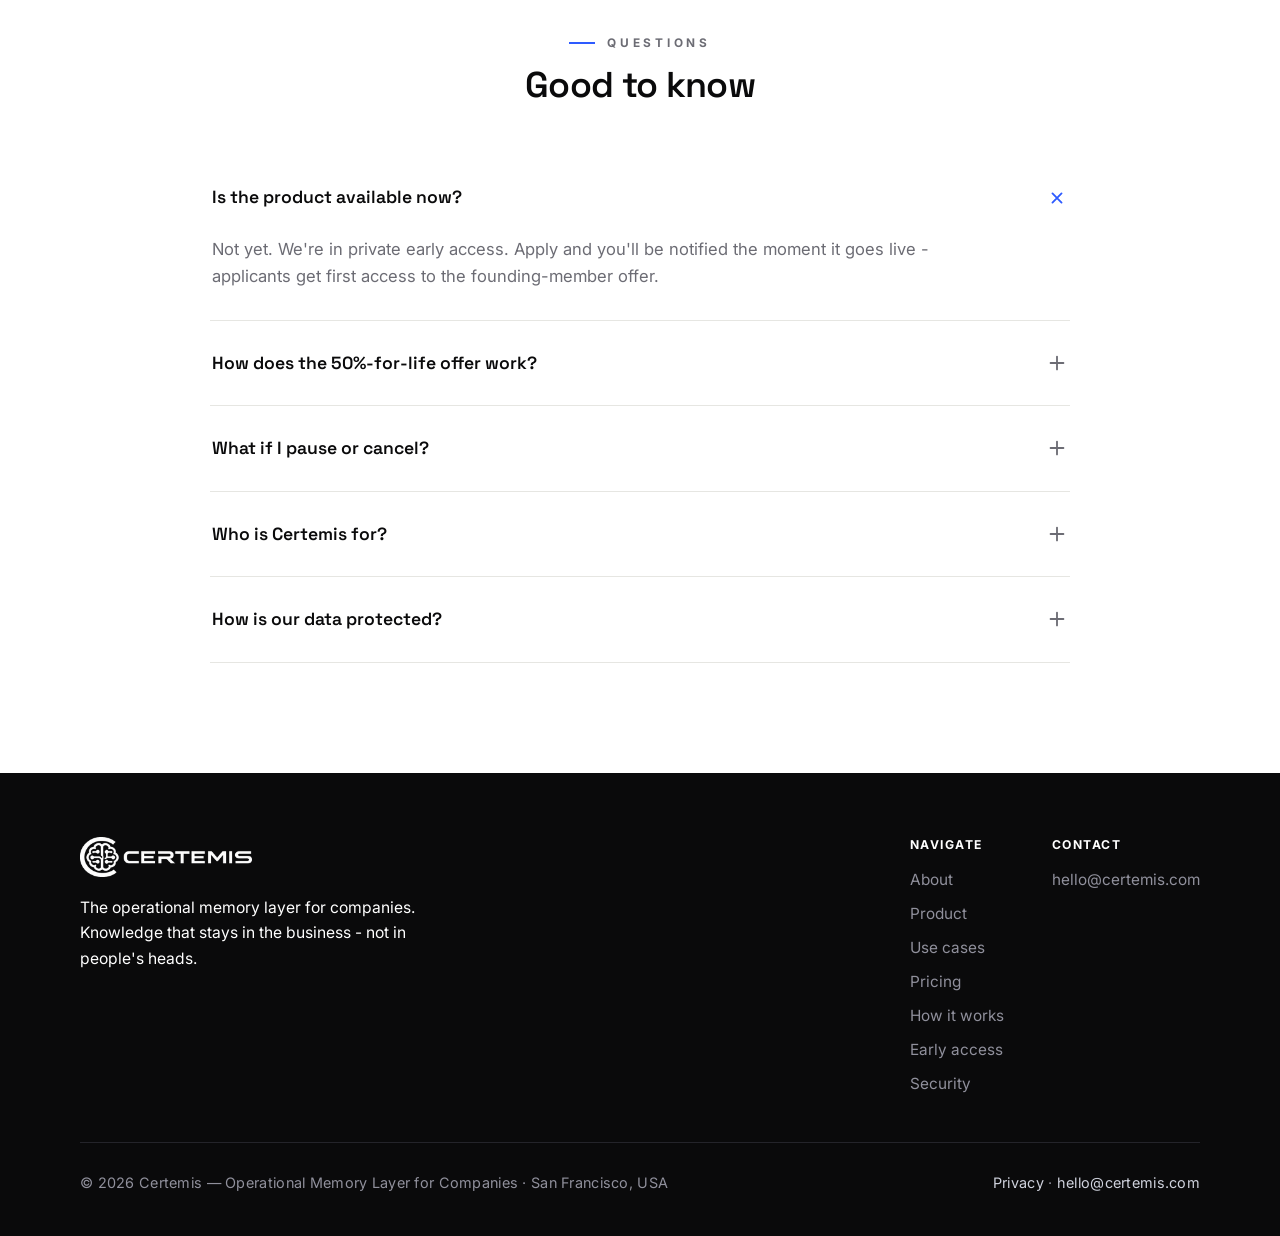
<file: early-access.html>
<!doctype html>
<html lang="en">
<head>
<meta charset="utf-8">
<meta name="viewport" content="width=device-width, initial-scale=1">
<title>Early access — Certemis</title>
<meta name="description" content="Founding members: first 20 customers, 50% off for life. Apply for early access to Certemis.">
<link rel="icon" type="image/png" href="assets/favicon.png">
<link rel="canonical" href="https://certemis.com/early-access">
<link rel="apple-touch-icon" href="assets/favicon.png">
<meta property="og:type" content="website">
<meta property="og:site_name" content="Certemis">
<meta property="og:title" content="Early access — Certemis">
<meta property="og:description" content="Founding members: first 20 customers, 50% off for life. Apply for early access to Certemis.">
<meta property="og:url" content="https://certemis.com/early-access">
<meta property="og:image" content="https://certemis.com/assets/og-image.png">
<meta property="og:image:width" content="1200">
<meta property="og:image:height" content="630">
<meta property="og:locale" content="en">
<meta property="og:locale:alternate" content="pl">
<meta name="twitter:card" content="summary_large_image">
<meta name="twitter:title" content="Early access — Certemis">
<meta name="twitter:description" content="Founding members: first 20 customers, 50% off for life. Apply for early access to Certemis.">
<meta name="twitter:image" content="https://certemis.com/assets/og-image.png">
<link rel="preconnect" href="https://fonts.googleapis.com">
<link rel="preconnect" href="https://fonts.gstatic.com" crossorigin>
<link href="https://fonts.googleapis.com/css2?family=Space+Grotesk:wght@500;600;700&family=Inter:wght@400;500;600;700&display=swap" rel="stylesheet">
<link rel="stylesheet" href="styles.css">
</head>
<body>
<div id="progress"></div>

<header id="hd" class="on-dark">
  <div class="wrap nav">
    <a class="brand" href="index.html" aria-label="Certemis"><span class="mark" aria-hidden="true"></span><span class="wordmark">CERTEMIS</span></a>
    <nav class="nav-mid">
      <a href="about.html" data-i18n="nav.about">About</a><a href="product.html" data-i18n="nav.product">Product</a><a href="use-cases.html" data-i18n="nav.usecases">Use cases</a><a href="pricing.html" data-i18n="nav.pricing">Pricing</a>
      <a href="how-it-works.html" data-i18n="nav.how">How it works</a>
      <a href="early-access.html" class="active" data-i18n="nav.early">Early access</a>
    </nav>
    <div class="nav-right">
      <div class="lang"><select id="langSel" aria-label="Language"><option value="en">EN</option><option value="pl">PL</option></select></div>
      <a class="cta" href="#apply" data-i18n="nav.cta">Join the waitlist</a>
      <button id="burger" class="burger" aria-label="Menu"><svg width="24" height="24" viewBox="0 0 24 24" fill="none"><path d="M4 7h16M4 12h16M4 17h16" stroke="currentColor" stroke-width="1.8" stroke-linecap="round"/></svg></button>
    </div>
  </div>
</header>
<nav id="mobile" class="mobile">
  <div class="lang lang-mobile"><select id="langSelMobile" aria-label="Language"><option value="en">EN</option><option value="pl">PL</option></select></div>
  <a href="about.html" data-i18n="nav.about">About</a><a href="product.html" data-i18n="nav.product">Product</a><a href="use-cases.html" data-i18n="nav.usecases">Use cases</a><a href="pricing.html" data-i18n="nav.pricing">Pricing</a>
  <a href="how-it-works.html" data-i18n="nav.how">How it works</a>
  <a href="early-access.html" data-i18n="nav.early">Early access</a>
  <a href="security.html" data-i18n="nav.security">Security</a>
  <a href="#apply" data-i18n="nav.cta">Join the waitlist</a>
</nav>

<section class="phero" data-hero-dark>
  <div class="wrap">
    <div class="sec-head">
      <span class="eyebrow" data-i18n="ea.kicker">Early access</span>
      <h1 data-i18n="ea.h1">Founding members: first 20 customers, 50% off for life.</h1>
      <p data-i18n="ea.p">We're opening a limited founding cohort.</p>
    </div>
  </div>
</section>

<section class="soft" style="padding-top:64px">
  <div class="wrap">
    <div class="offer-card reveal">
      <div class="offer-l">
        <div class="spec" data-i18n="ea.ribbon">Founding offer · 20 spots only</div>
        <div class="bigprice"><span class="pct">−50%</span><span class="ctx" data-i18n="ea.price.ctx">on the standard price</span></div>
        <p style="color:var(--muted);margin-top:10px" data-i18n="ea.price.sub"></p>
        <ul class="terms">
          <li><svg class="mk" width="20" height="20" viewBox="0 0 24 24" fill="none"><path d="M5 12l4 4L19 7" stroke="currentColor" stroke-width="1.8" stroke-linecap="round" stroke-linejoin="round"/></svg><span data-i18n="ea.term1"></span></li>
          <li><svg class="mk" width="20" height="20" viewBox="0 0 24 24" fill="none"><path d="M5 12l4 4L19 7" stroke="currentColor" stroke-width="1.8" stroke-linecap="round" stroke-linejoin="round"/></svg><span data-i18n="ea.term2"></span></li>
          <li><svg class="mk" width="20" height="20" viewBox="0 0 24 24" fill="none"><path d="M5 12l4 4L19 7" stroke="currentColor" stroke-width="1.8" stroke-linecap="round" stroke-linejoin="round"/></svg><span data-i18n="ea.term3"></span></li>
          <li><svg class="mk" width="20" height="20" viewBox="0 0 24 24" fill="none"><path d="M5 12l4 4L19 7" stroke="currentColor" stroke-width="1.8" stroke-linecap="round" stroke-linejoin="round"/></svg><span data-i18n="ea.term4"></span></li>
        </ul>
        <div class="pbar"><i></i></div>
        <div class="pmeta"><span data-i18n="ea.meta.l">Founding cohort filling up</span><span data-i18n="ea.meta.r">20 spots</span></div>
      </div>

      <div class="offer-r">
        <h3 data-i18n="ea.form.h3">Apply for founding access</h3>
        <p class="sub" data-i18n="ea.form.sub">Tell us a little about your company.</p>
        <form id="apply" novalidate>
          <input type="text" name="_gotcha" tabindex="-1" autocomplete="off" aria-hidden="true" style="display:none">
          <input type="hidden" name="lang" value="en">
          <div class="frow">
            <div class="field"><label data-i18n="l.name">Full name</label><input name="name" type="text" autocomplete="name" data-i18n-ph="ph.name"></div>
            <div class="field"><label><span data-i18n="l.email">Work email</span> <span class="req">*</span></label><input name="email" type="email" required autocomplete="email" data-i18n-ph="ph.email"></div>
          </div>
          <div class="frow">
            <div class="field"><label data-i18n="l.company">Company</label><input name="company" type="text" autocomplete="organization" data-i18n-ph="ph.company"></div>
            <div class="field"><label data-i18n="l.website">Company website</label><input name="website" type="text" data-i18n-ph="ph.website"></div>
          </div>
          <div class="frow">
            <div class="field"><label data-i18n="l.country">Country</label>
              <input class="fld" name="country" list="countries" autocomplete="off" data-i18n-ph="ph.country">
              <datalist id="countries"><option value="Afghanistan"></option><option value="Albania"></option><option value="Algeria"></option><option value="Andorra"></option><option value="Angola"></option><option value="Antigua and Barbuda"></option><option value="Argentina"></option><option value="Armenia"></option><option value="Australia"></option><option value="Austria"></option><option value="Azerbaijan"></option><option value="Bahamas"></option><option value="Bahrain"></option><option value="Bangladesh"></option><option value="Barbados"></option><option value="Belarus"></option><option value="Belgium"></option><option value="Belize"></option><option value="Benin"></option><option value="Bhutan"></option><option value="Bolivia"></option><option value="Bosnia and Herzegovina"></option><option value="Botswana"></option><option value="Brazil"></option><option value="Brunei"></option><option value="Bulgaria"></option><option value="Burkina Faso"></option><option value="Burundi"></option><option value="Cabo Verde"></option><option value="Cambodia"></option><option value="Cameroon"></option><option value="Canada"></option><option value="Central African Republic"></option><option value="Chad"></option><option value="Chile"></option><option value="China"></option><option value="Colombia"></option><option value="Comoros"></option><option value="Congo"></option><option value="Costa Rica"></option><option value="Croatia"></option><option value="Cuba"></option><option value="Cyprus"></option><option value="Czechia"></option><option value="Democratic Republic of the Congo"></option><option value="Denmark"></option><option value="Djibouti"></option><option value="Dominica"></option><option value="Dominican Republic"></option><option value="Ecuador"></option><option value="Egypt"></option><option value="El Salvador"></option><option value="Equatorial Guinea"></option><option value="Eritrea"></option><option value="Estonia"></option><option value="Eswatini"></option><option value="Ethiopia"></option><option value="Fiji"></option><option value="Finland"></option><option value="France"></option><option value="Gabon"></option><option value="Gambia"></option><option value="Georgia"></option><option value="Germany"></option><option value="Ghana"></option><option value="Greece"></option><option value="Grenada"></option><option value="Guatemala"></option><option value="Guinea"></option><option value="Guinea-Bissau"></option><option value="Guyana"></option><option value="Haiti"></option><option value="Honduras"></option><option value="Hungary"></option><option value="Iceland"></option><option value="India"></option><option value="Indonesia"></option><option value="Iran"></option><option value="Iraq"></option><option value="Ireland"></option><option value="Israel"></option><option value="Italy"></option><option value="Ivory Coast"></option><option value="Jamaica"></option><option value="Japan"></option><option value="Jordan"></option><option value="Kazakhstan"></option><option value="Kenya"></option><option value="Kiribati"></option><option value="Kosovo"></option><option value="Kuwait"></option><option value="Kyrgyzstan"></option><option value="Laos"></option><option value="Latvia"></option><option value="Lebanon"></option><option value="Lesotho"></option><option value="Liberia"></option><option value="Libya"></option><option value="Liechtenstein"></option><option value="Lithuania"></option><option value="Luxembourg"></option><option value="Madagascar"></option><option value="Malawi"></option><option value="Malaysia"></option><option value="Maldives"></option><option value="Mali"></option><option value="Malta"></option><option value="Marshall Islands"></option><option value="Mauritania"></option><option value="Mauritius"></option><option value="Mexico"></option><option value="Micronesia"></option><option value="Moldova"></option><option value="Monaco"></option><option value="Mongolia"></option><option value="Montenegro"></option><option value="Morocco"></option><option value="Mozambique"></option><option value="Myanmar"></option><option value="Namibia"></option><option value="Nauru"></option><option value="Nepal"></option><option value="Netherlands"></option><option value="New Zealand"></option><option value="Nicaragua"></option><option value="Niger"></option><option value="Nigeria"></option><option value="North Korea"></option><option value="North Macedonia"></option><option value="Norway"></option><option value="Oman"></option><option value="Pakistan"></option><option value="Palau"></option><option value="Palestine"></option><option value="Panama"></option><option value="Papua New Guinea"></option><option value="Paraguay"></option><option value="Peru"></option><option value="Philippines"></option><option value="Poland"></option><option value="Portugal"></option><option value="Qatar"></option><option value="Romania"></option><option value="Russia"></option><option value="Rwanda"></option><option value="Saint Kitts and Nevis"></option><option value="Saint Lucia"></option><option value="Saint Vincent and the Grenadines"></option><option value="Samoa"></option><option value="San Marino"></option><option value="Sao Tome and Principe"></option><option value="Saudi Arabia"></option><option value="Senegal"></option><option value="Serbia"></option><option value="Seychelles"></option><option value="Sierra Leone"></option><option value="Singapore"></option><option value="Slovakia"></option><option value="Slovenia"></option><option value="Solomon Islands"></option><option value="Somalia"></option><option value="South Africa"></option><option value="South Korea"></option><option value="South Sudan"></option><option value="Spain"></option><option value="Sri Lanka"></option><option value="Sudan"></option><option value="Suriname"></option><option value="Sweden"></option><option value="Switzerland"></option><option value="Syria"></option><option value="Taiwan"></option><option value="Tajikistan"></option><option value="Tanzania"></option><option value="Thailand"></option><option value="Timor-Leste"></option><option value="Togo"></option><option value="Tonga"></option><option value="Trinidad and Tobago"></option><option value="Tunisia"></option><option value="Turkey"></option><option value="Turkmenistan"></option><option value="Tuvalu"></option><option value="Uganda"></option><option value="Ukraine"></option><option value="United Arab Emirates"></option><option value="United Kingdom"></option><option value="United States"></option><option value="Uruguay"></option><option value="Uzbekistan"></option><option value="Vanuatu"></option><option value="Vatican City"></option><option value="Venezuela"></option><option value="Vietnam"></option><option value="Yemen"></option><option value="Zambia"></option><option value="Zimbabwe"></option></datalist>
            </div>
            <div class="field"><label data-i18n="l.size">Company size</label>
              <select class="fld" name="size">
                <option value="" data-i18n="opt.choose">Select…</option>
                <option value="1-29" data-i18n="size.1">1–29 people</option>
                <option value="30-80" data-i18n="size.2">30–80 people</option>
                <option value="81-150" data-i18n="size.3">81–150 people</option>
                <option value="150+" data-i18n="size.4">150+ people</option>
              </select>
            </div>
          </div>
          <div class="field full"><label data-i18n="l.role">Your role</label><input name="role" type="text" data-i18n-ph="ph.role"></div>
          <div class="field full"><label data-i18n="l.needs">What would you want Certemis to solve?</label><textarea name="needs" data-i18n-ph="ph.needs"></textarea></div>
          <button class="btn btn-submit" type="submit" data-i18n="ea.submit">Apply for founding access</button>
          <div class="msg" id="formMsg"></div>
          <p class="consent" data-i18n="ea.consent"></p>
        </form>
      </div>
    </div>
  </div>
</section>

<section>
  <div class="wrap">
    <div class="sec-head center reveal"><span class="eyebrow c" data-i18n="ea.faq.kicker">Questions</span><h2 data-i18n="ea.faq.h2">Good to know</h2></div>
    <div class="faq" style="margin-top:50px">
      <details open class="reveal"><summary><span data-i18n="q1"></span><svg class="chev" viewBox="0 0 24 24" fill="none"><path d="M12 5v14M5 12h14" stroke="currentColor" stroke-width="2" stroke-linecap="round"/></svg></summary><p data-i18n="a1"></p></details>
      <details class="reveal"><summary><span data-i18n="q2"></span><svg class="chev" viewBox="0 0 24 24" fill="none"><path d="M12 5v14M5 12h14" stroke="currentColor" stroke-width="2" stroke-linecap="round"/></svg></summary><p data-i18n="a2"></p></details>
      <details class="reveal"><summary><span data-i18n="q3"></span><svg class="chev" viewBox="0 0 24 24" fill="none"><path d="M12 5v14M5 12h14" stroke="currentColor" stroke-width="2" stroke-linecap="round"/></svg></summary><p data-i18n="a3"></p></details>
      <details class="reveal"><summary><span data-i18n="q4"></span><svg class="chev" viewBox="0 0 24 24" fill="none"><path d="M12 5v14M5 12h14" stroke="currentColor" stroke-width="2" stroke-linecap="round"/></svg></summary><p data-i18n="a4"></p></details>
      <details class="reveal"><summary><span data-i18n="q5"></span><svg class="chev" viewBox="0 0 24 24" fill="none"><path d="M12 5v14M5 12h14" stroke="currentColor" stroke-width="2" stroke-linecap="round"/></svg></summary><p data-i18n="a5"></p></details>
    </div>
  </div>
</section>

<footer>
  <div class="wrap">
    <div class="foot-top">
      <div class="foot-brand"><div class="brand"><span class="mark" aria-hidden="true"></span><span class="wordmark">CERTEMIS</span></div><p class="foot-tag" data-i18n="foot.tag"></p></div>
      <div class="foot-nav">
        <div><h4 data-i18n="foot.h.nav">Navigate</h4><a href="about.html" data-i18n="nav.about">About</a><a href="product.html" data-i18n="nav.product">Product</a><a href="use-cases.html" data-i18n="nav.usecases">Use cases</a><a href="pricing.html" data-i18n="nav.pricing">Pricing</a><a href="how-it-works.html" data-i18n="nav.how">How it works</a><a href="early-access.html" data-i18n="nav.early">Early access</a><a href="security.html" data-i18n="nav.security">Security</a></div>
        <div><h4 data-i18n="foot.h.contact">Contact</h4><a href="mailto:hello@certemis.com">hello@certemis.com</a></div>
      </div>
    </div>
    <div class="foot-bottom"><span>© <span id="yr"></span> <span data-i18n="foot.rights"></span></span><span class="foot-legal"><a href="privacy.html" data-i18n="nav.privacy">Privacy</a> · <a href="mailto:hello@certemis.com">hello@certemis.com</a></span></div>
  </div>
</footer>
<script src="site.js"></script>
<script src="https://app.certemis.com/embed.js" data-certemis-key="pk_r8xnfzLELcNbUHna9-RcPxlk" async></script>
</body>
</html>
</file>
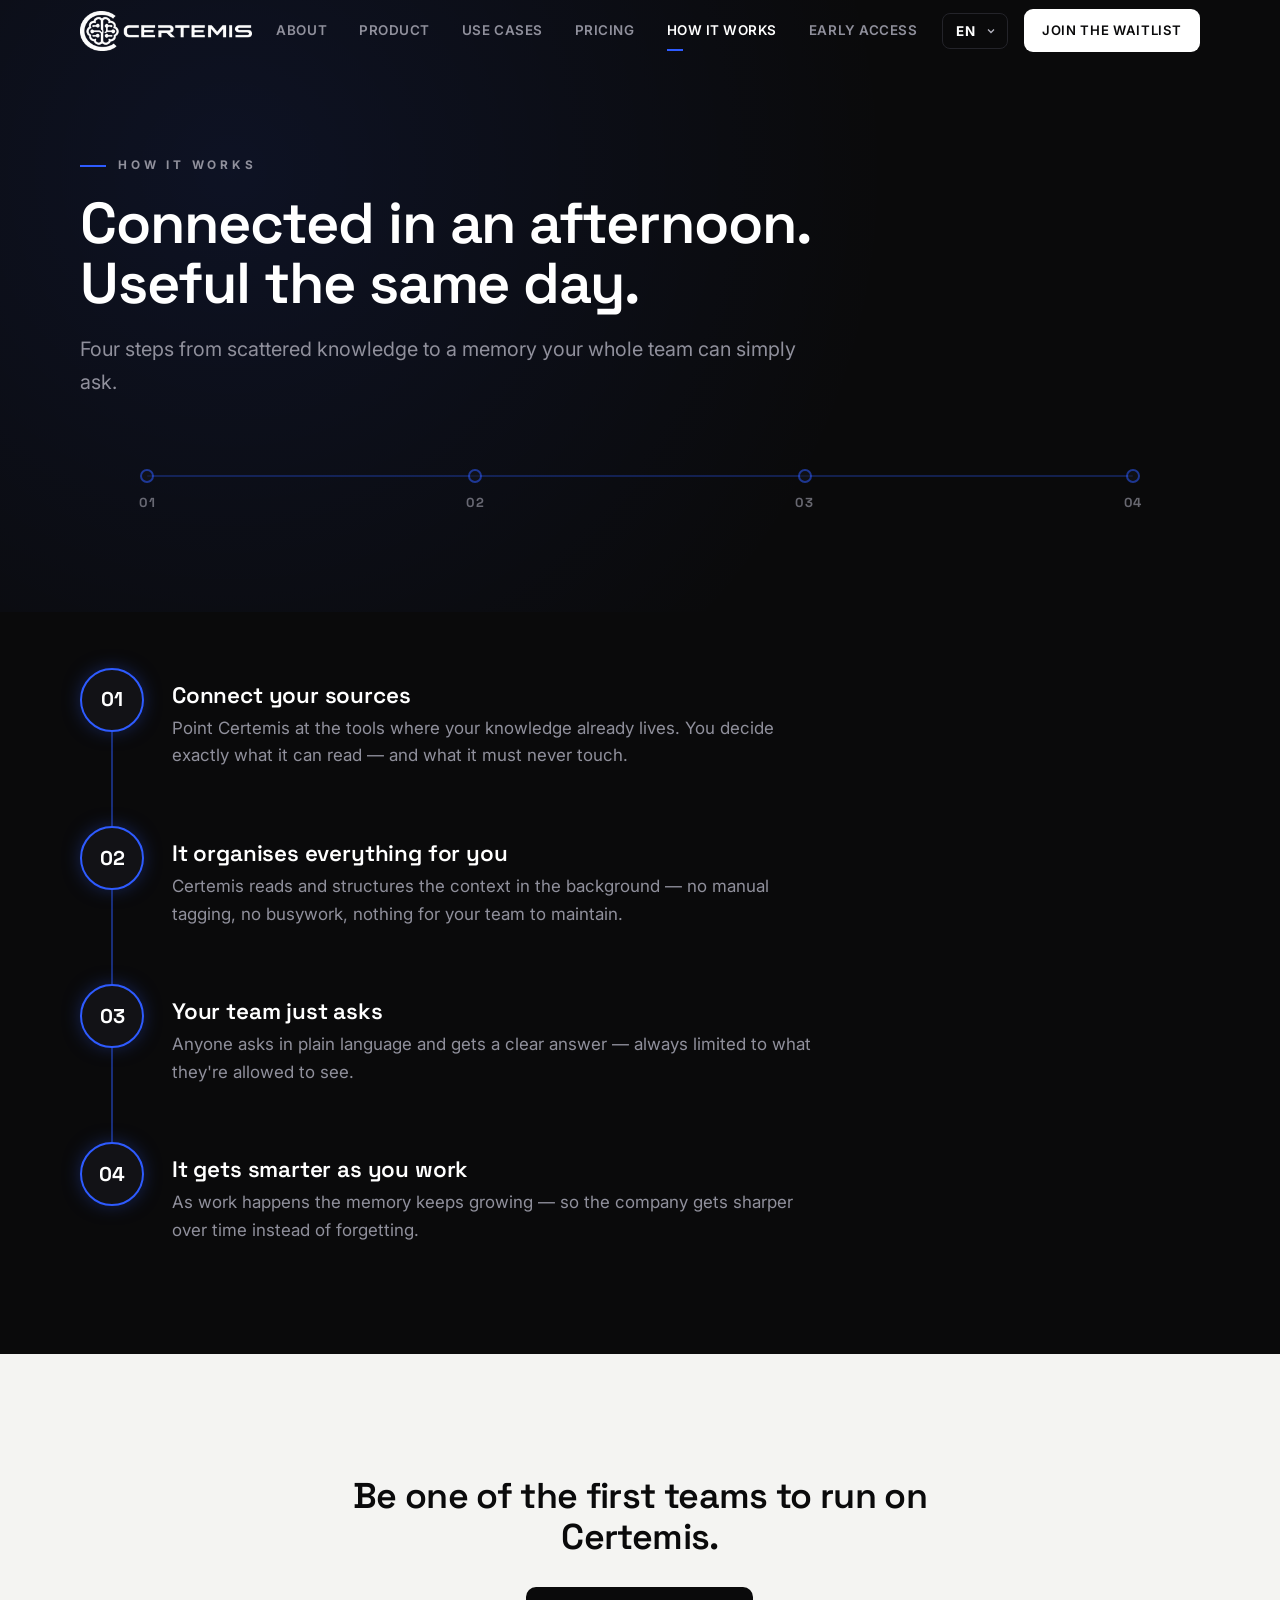
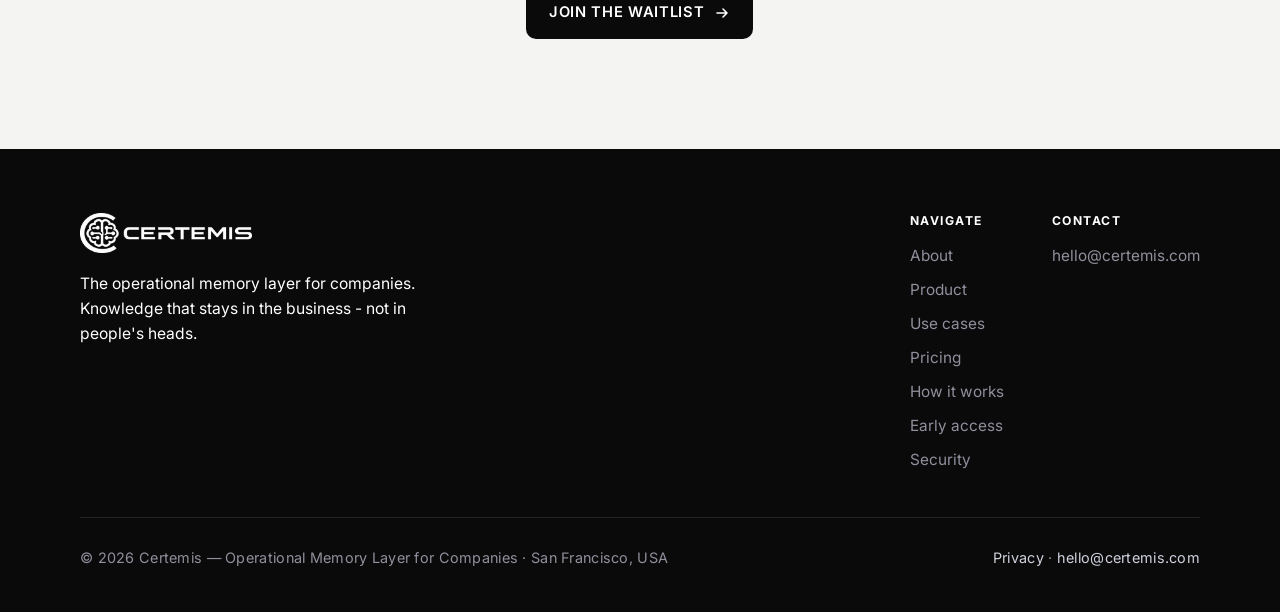
<file: how-it-works.html>
<!doctype html>
<html lang="en">
<head>
<meta charset="utf-8">
<meta name="viewport" content="width=device-width, initial-scale=1">
<title>How it works — Certemis</title>
<meta name="description" content="Set up once. Useful from day one. Four steps from scattered knowledge to a living memory your whole team can query.">
<link rel="icon" type="image/png" href="assets/favicon.png">
<link rel="canonical" href="https://certemis.com/how-it-works">
<link rel="apple-touch-icon" href="assets/favicon.png">
<meta property="og:type" content="website">
<meta property="og:site_name" content="Certemis">
<meta property="og:title" content="How it works — Certemis">
<meta property="og:description" content="Set up once. Useful from day one. Four steps from scattered knowledge to a living memory your whole team can query.">
<meta property="og:url" content="https://certemis.com/how-it-works">
<meta property="og:image" content="https://certemis.com/assets/og-image.png">
<meta property="og:image:width" content="1200">
<meta property="og:image:height" content="630">
<meta property="og:locale" content="en">
<meta property="og:locale:alternate" content="pl">
<meta name="twitter:card" content="summary_large_image">
<meta name="twitter:title" content="How it works — Certemis">
<meta name="twitter:description" content="Set up once. Useful from day one. Four steps from scattered knowledge to a living memory your whole team can query.">
<meta name="twitter:image" content="https://certemis.com/assets/og-image.png">
<link rel="preconnect" href="https://fonts.googleapis.com">
<link rel="preconnect" href="https://fonts.gstatic.com" crossorigin>
<link href="https://fonts.googleapis.com/css2?family=Space+Grotesk:wght@500;600;700&family=Inter:wght@400;500;600;700&display=swap" rel="stylesheet">
<link rel="stylesheet" href="styles.css">
</head>
<body>
<div id="progress"></div>

<header id="hd" class="on-dark">
  <div class="wrap nav">
    <a class="brand" href="index.html" aria-label="Certemis"><span class="mark" aria-hidden="true"></span><span class="wordmark">CERTEMIS</span></a>
    <nav class="nav-mid">
      <a href="about.html" data-i18n="nav.about">About</a><a href="product.html" data-i18n="nav.product">Product</a><a href="use-cases.html" data-i18n="nav.usecases">Use cases</a><a href="pricing.html" data-i18n="nav.pricing">Pricing</a>
      <a href="how-it-works.html" class="active" data-i18n="nav.how">How it works</a>
      <a href="early-access.html" data-i18n="nav.early">Early access</a>
    </nav>
    <div class="nav-right">
      <div class="lang"><select id="langSel" aria-label="Language"><option value="en">EN</option><option value="pl">PL</option></select></div>
      <a class="cta" href="early-access.html" data-i18n="nav.cta">Join the waitlist</a>
      <button id="burger" class="burger" aria-label="Menu"><svg width="24" height="24" viewBox="0 0 24 24" fill="none"><path d="M4 7h16M4 12h16M4 17h16" stroke="currentColor" stroke-width="1.8" stroke-linecap="round"/></svg></button>
    </div>
  </div>
</header>
<nav id="mobile" class="mobile">
  <div class="lang lang-mobile"><select id="langSelMobile" aria-label="Language"><option value="en">EN</option><option value="pl">PL</option></select></div>
  <a href="about.html" data-i18n="nav.about">About</a><a href="product.html" data-i18n="nav.product">Product</a><a href="use-cases.html" data-i18n="nav.usecases">Use cases</a><a href="pricing.html" data-i18n="nav.pricing">Pricing</a>
  <a href="how-it-works.html" data-i18n="nav.how">How it works</a>
  <a href="early-access.html" data-i18n="nav.early">Early access</a>
  <a href="security.html" data-i18n="nav.security">Security</a>
  <a href="early-access.html" data-i18n="nav.cta">Join the waitlist</a>
</nav>

<section class="hw-hero" data-hero-dark>
  <div class="wrap">
    <div class="hw-hero-inner">
      <span class="eyebrow" data-i18n="how.kicker">How it works</span>
      <h1 data-i18n="how.h1">Connected in an afternoon. Useful the same day.</h1>
      <p data-i18n="how.p">Four steps from scattered knowledge to a memory your whole team can simply ask.</p>
    </div>
    <div class="hw-hero-track" aria-hidden="true">
      <span class="hw-line"></span>
      <span class="hw-signal"></span>
      <i class="hw-node n1" style="left:6%"></i>
      <i class="hw-node n2" style="left:35.3%"></i>
      <i class="hw-node n3" style="left:64.7%"></i>
      <i class="hw-node n4" style="left:94%"></i>
      <b class="hw-num" style="left:6%">01</b>
      <b class="hw-num" style="left:35.3%">02</b>
      <b class="hw-num" style="left:64.7%">03</b>
      <b class="hw-num" style="left:94%">04</b>
    </div>
  </div>
</section>

<section class="dark hero-next">
  <div class="wrap">
    <div class="tl">
      <div class="tl-item reveal">
        <div class="tl-node" aria-hidden="true"><span>01</span></div>
        <div class="tl-body"><h3 data-i18n="s1.t"></h3><p data-i18n="s1.p"></p></div>
      </div>
      <div class="tl-item reveal d1">
        <div class="tl-node" aria-hidden="true"><span>02</span></div>
        <div class="tl-body"><h3 data-i18n="s2.t"></h3><p data-i18n="s2.p"></p></div>
      </div>
      <div class="tl-item reveal d2">
        <div class="tl-node" aria-hidden="true"><span>03</span></div>
        <div class="tl-body"><h3 data-i18n="s3.t"></h3><p data-i18n="s3.p"></p></div>
      </div>
      <div class="tl-item reveal d3">
        <div class="tl-node" aria-hidden="true"><span>04</span></div>
        <div class="tl-body"><h3 data-i18n="s4.t"></h3><p data-i18n="s4.p"></p></div>
      </div>
    </div>
  </div>
</section>

<section class="soft center">
  <div class="wrap">
    <div class="sec-head center reveal"><h2 data-i18n="how.cta.h2">Be one of the first teams to run on Certemis.</h2></div>
    <div class="reveal d1" style="margin-top:30px"><a class="btn btn-dark" href="early-access.html"><span data-i18n="how.cta.btn">Join the waitlist</span><svg width="16" height="16" viewBox="0 0 16 16" fill="none"><path d="M3 8h10M9 4l4 4-4 4" stroke="currentColor" stroke-width="1.6" stroke-linecap="round" stroke-linejoin="round"/></svg></a></div>
  </div>
</section>

<footer>
  <div class="wrap">
    <div class="foot-top">
      <div class="foot-brand"><div class="brand"><span class="mark" aria-hidden="true"></span><span class="wordmark">CERTEMIS</span></div><p class="foot-tag" data-i18n="foot.tag"></p></div>
      <div class="foot-nav">
        <div><h4 data-i18n="foot.h.nav">Navigate</h4><a href="about.html" data-i18n="nav.about">About</a><a href="product.html" data-i18n="nav.product">Product</a><a href="use-cases.html" data-i18n="nav.usecases">Use cases</a><a href="pricing.html" data-i18n="nav.pricing">Pricing</a><a href="how-it-works.html" data-i18n="nav.how">How it works</a><a href="early-access.html" data-i18n="nav.early">Early access</a><a href="security.html" data-i18n="nav.security">Security</a></div>
        <div><h4 data-i18n="foot.h.contact">Contact</h4><a href="mailto:hello@certemis.com">hello@certemis.com</a></div>
      </div>
    </div>
    <div class="foot-bottom"><span>© <span id="yr"></span> <span data-i18n="foot.rights"></span></span><span class="foot-legal"><a href="privacy.html" data-i18n="nav.privacy">Privacy</a> · <a href="mailto:hello@certemis.com">hello@certemis.com</a></span></div>
  </div>
</footer>
<script src="site.js"></script>
<script src="https://app.certemis.com/embed.js" data-certemis-key="pk_r8xnfzLELcNbUHna9-RcPxlk" async></script>
</body>
</html>
</file>
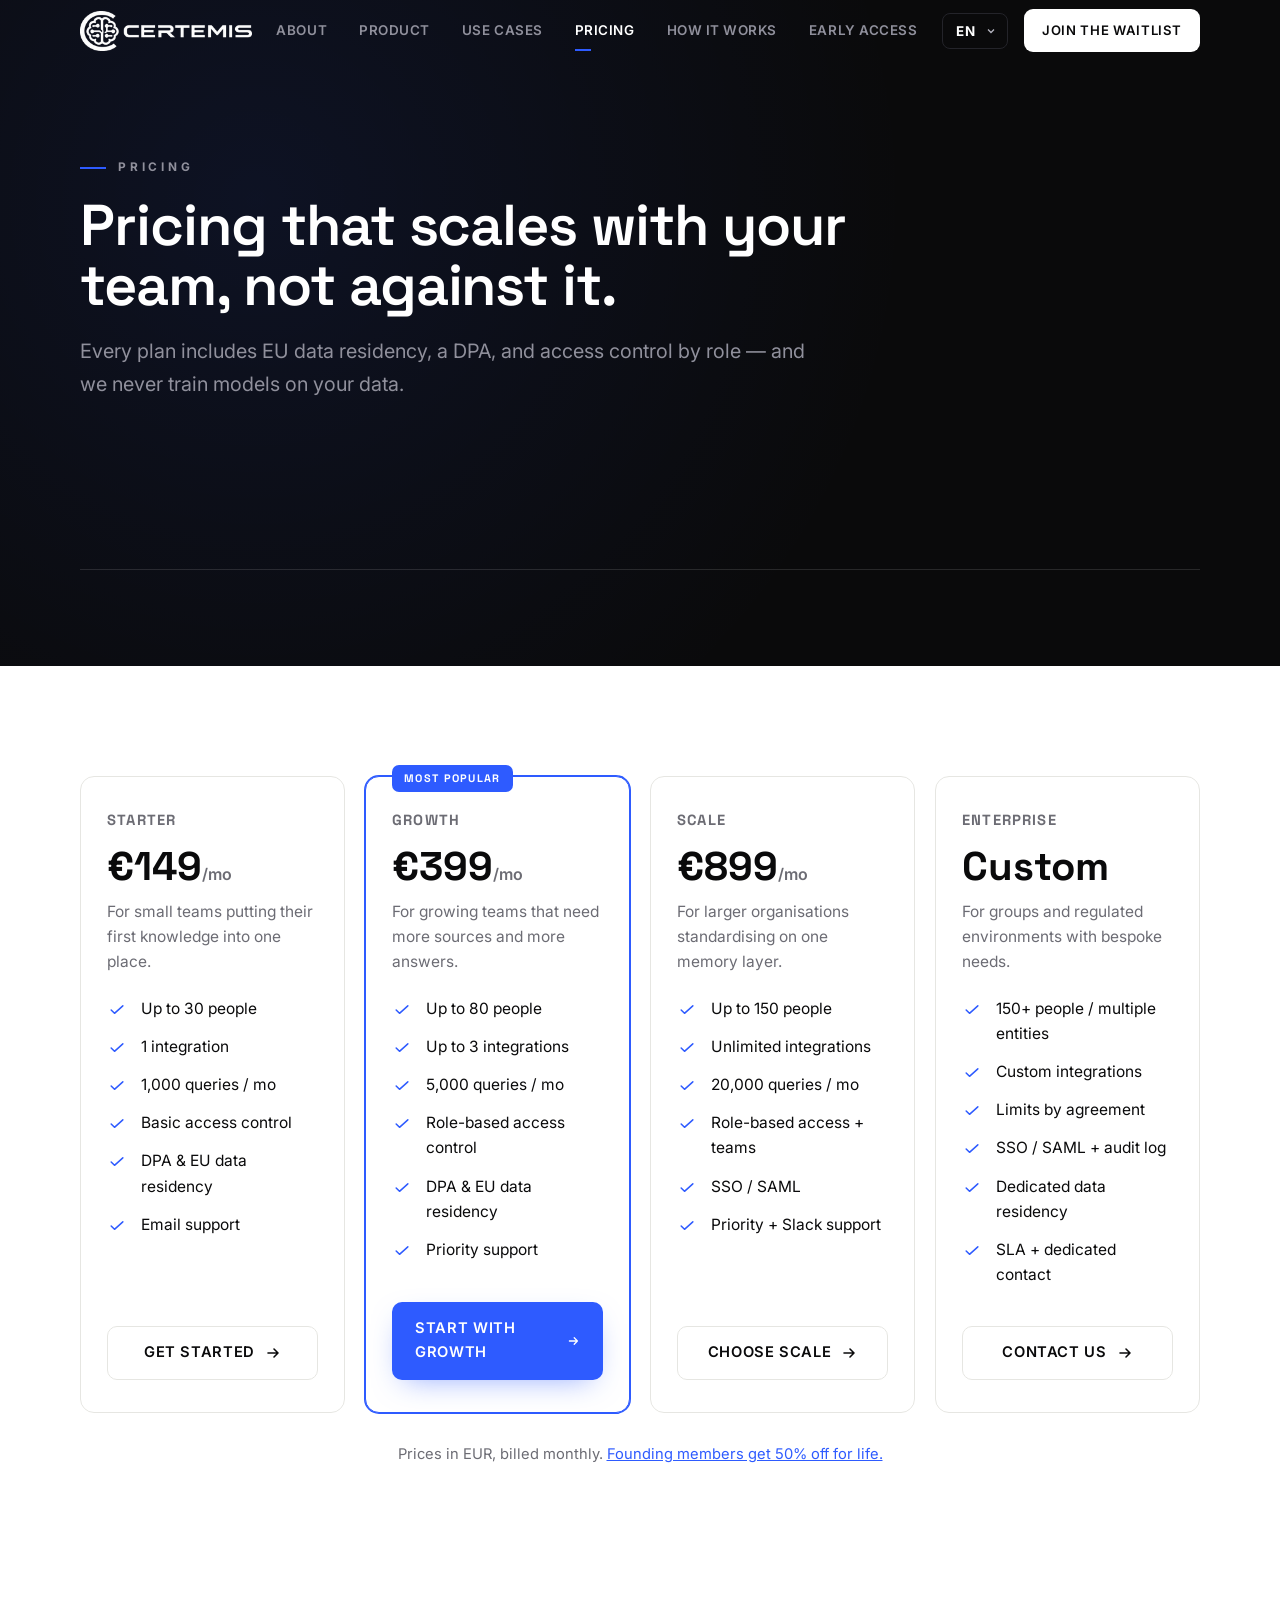
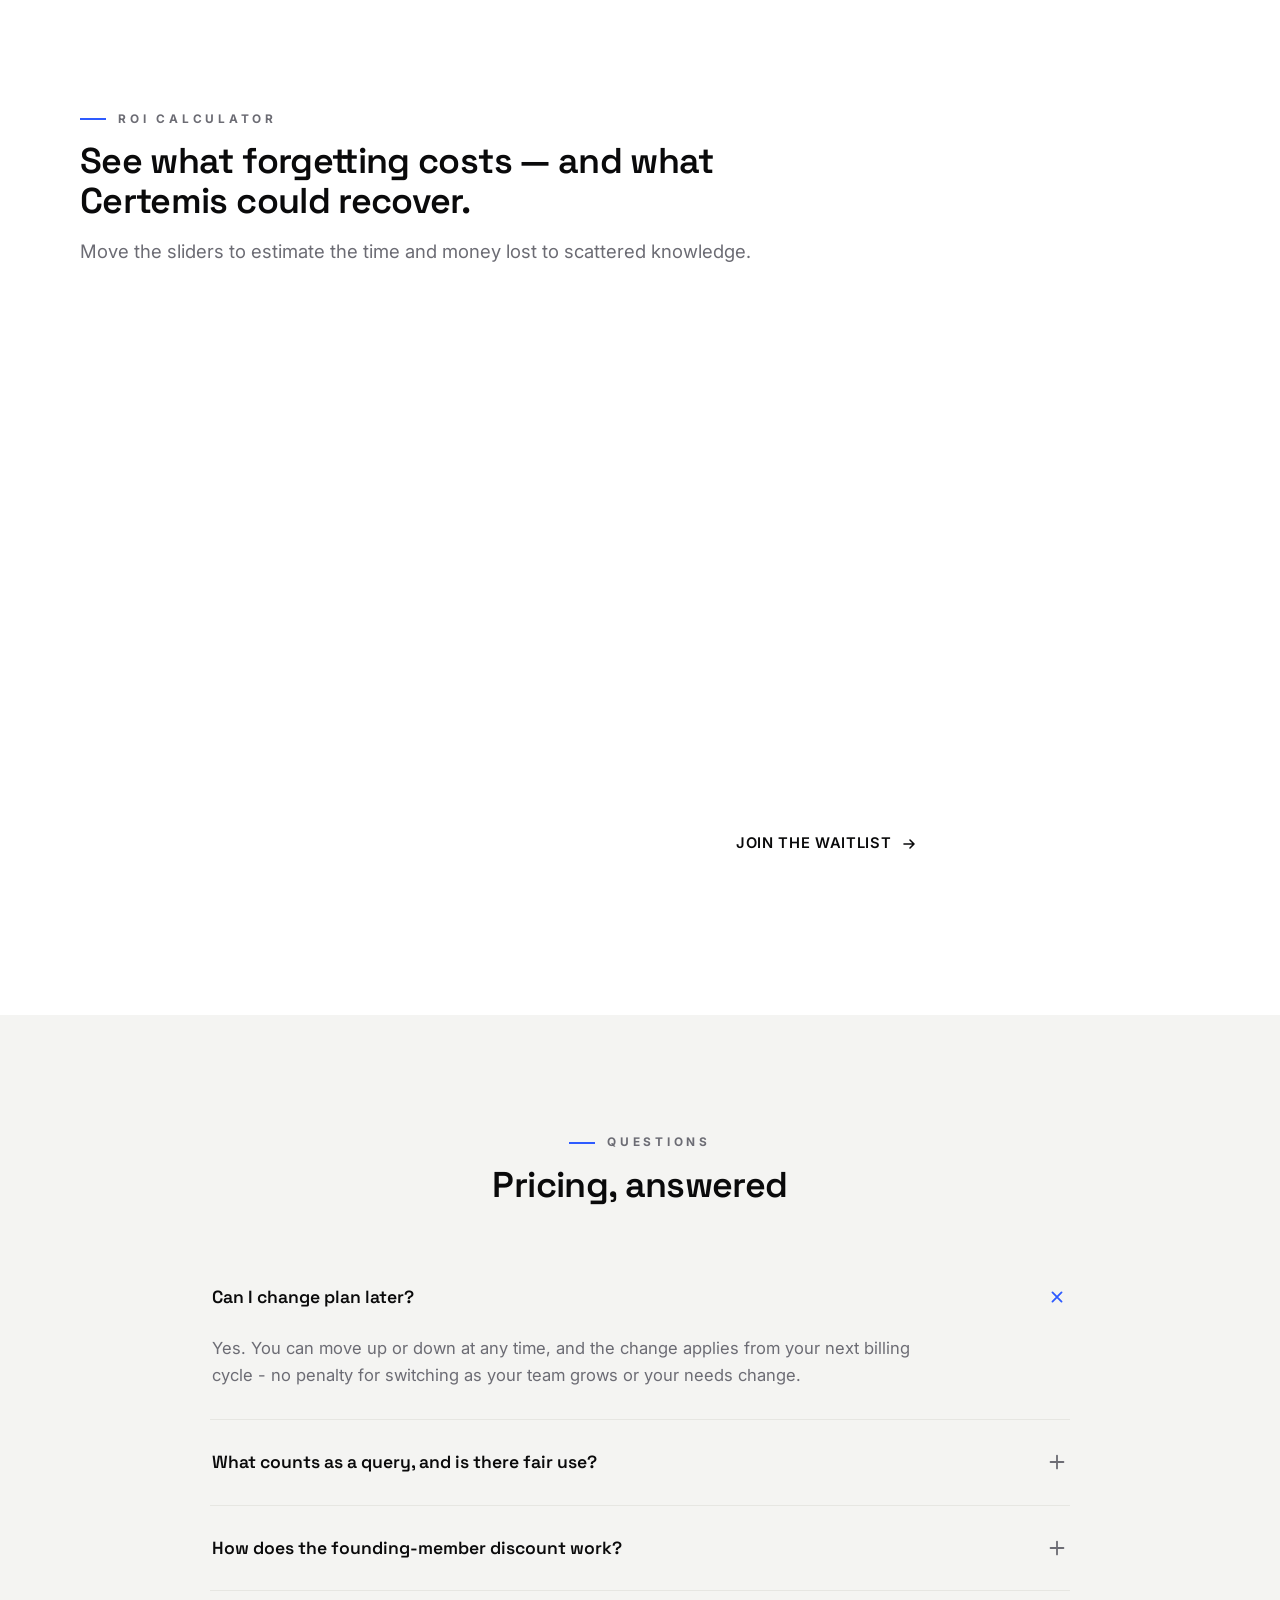
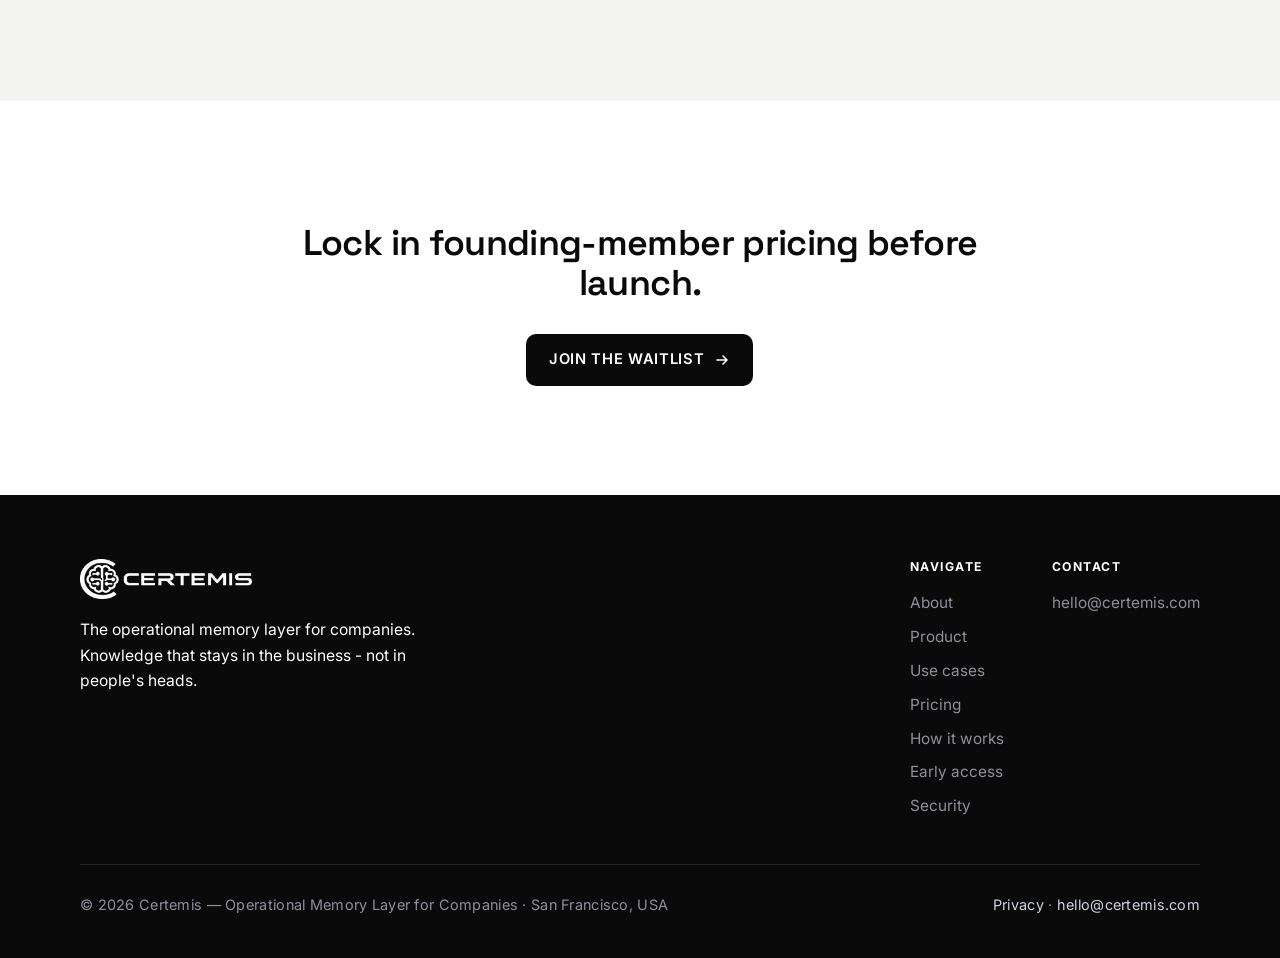
<file: pricing.html>
<!doctype html>
<html lang="en">
<head>
<meta charset="utf-8">
<meta name="viewport" content="width=device-width, initial-scale=1">
<title>Pricing — Certemis</title>
<meta name="description" content="Simple, transparent pricing for Certemis — the operational memory layer. Plans for teams of every size, with EU data residency on every tier.">
<link rel="icon" type="image/png" href="assets/favicon.png">
<link rel="canonical" href="https://certemis.com/pricing">
<link rel="apple-touch-icon" href="assets/favicon.png">
<meta property="og:type" content="website">
<meta property="og:site_name" content="Certemis">
<meta property="og:title" content="Pricing — Certemis">
<meta property="og:description" content="Simple, transparent pricing for Certemis — the operational memory layer. Plans for teams of every size, with EU data residency on every tier.">
<meta property="og:url" content="https://certemis.com/pricing">
<meta property="og:image" content="https://certemis.com/assets/og-image.png">
<meta property="og:image:width" content="1200">
<meta property="og:image:height" content="630">
<meta property="og:locale" content="en">
<meta property="og:locale:alternate" content="pl">
<meta name="twitter:card" content="summary_large_image">
<meta name="twitter:title" content="Pricing — Certemis">
<meta name="twitter:description" content="Simple, transparent pricing for Certemis — the operational memory layer. Plans for teams of every size, with EU data residency on every tier.">
<meta name="twitter:image" content="https://certemis.com/assets/og-image.png">
<link rel="preconnect" href="https://fonts.googleapis.com">
<link rel="preconnect" href="https://fonts.gstatic.com" crossorigin>
<link href="https://fonts.googleapis.com/css2?family=Space+Grotesk:wght@500;600;700&family=Inter:wght@400;500;600;700&display=swap" rel="stylesheet">
<link rel="stylesheet" href="styles.css">
</head>
<body>
<div id="progress"></div>

<header id="hd" class="on-dark">
  <div class="wrap nav">
    <a class="brand" href="index.html" aria-label="Certemis"><span class="mark" aria-hidden="true"></span><span class="wordmark">CERTEMIS</span></a>
    <nav class="nav-mid">
      <a href="about.html" data-i18n="nav.about">About</a>
      <a href="product.html" data-i18n="nav.product">Product</a>
      <a href="use-cases.html" data-i18n="nav.usecases">Use cases</a>
      <a href="pricing.html" class="active" data-i18n="nav.pricing">Pricing</a>
      <a href="how-it-works.html" data-i18n="nav.how">How it works</a>
      <a href="early-access.html" data-i18n="nav.early">Early access</a>
    </nav>
    <div class="nav-right">
      <div class="lang"><select id="langSel" aria-label="Language"><option value="en">EN</option><option value="pl">PL</option></select></div>
      <a class="cta" href="early-access.html" data-i18n="nav.cta">Join the waitlist</a>
      <button id="burger" class="burger" aria-label="Menu"><svg width="24" height="24" viewBox="0 0 24 24" fill="none"><path d="M4 7h16M4 12h16M4 17h16" stroke="currentColor" stroke-width="1.8" stroke-linecap="round"/></svg></button>
    </div>
  </div>
</header>
<nav id="mobile" class="mobile">
  <div class="lang lang-mobile"><select id="langSelMobile" aria-label="Language"><option value="en">EN</option><option value="pl">PL</option></select></div>
  <a href="about.html" data-i18n="nav.about">About</a>
  <a href="product.html" data-i18n="nav.product">Product</a>
  <a href="use-cases.html" data-i18n="nav.usecases">Use cases</a><a href="pricing.html" data-i18n="nav.pricing">Pricing</a>
  <a href="how-it-works.html" data-i18n="nav.how">How it works</a>
  <a href="early-access.html" data-i18n="nav.early">Early access</a>
  <a href="security.html" data-i18n="nav.security">Security</a>
  <a href="early-access.html" data-i18n="nav.cta">Join the waitlist</a>
</nav>

<section class="pc-hero" data-hero-dark>
  <div class="wrap">
    <div class="pc-hero-inner">
      <span class="eyebrow" data-i18n="price.kicker">Pricing</span>
      <h1 data-i18n="price.h1">Pricing that scales with your team, not against it.</h1>
      <p data-i18n="price.p">Every plan includes EU data residency, a DPA, and permission-aware access — and we never train models on your data.</p>
    </div>
    <div class="pc-hero-bars" aria-hidden="true">
      <i class="pc-bar" style="--h:18%"></i>
      <i class="pc-bar" style="--h:30%"></i>
      <i class="pc-bar" style="--h:26%"></i>
      <i class="pc-bar" style="--h:44%"></i>
      <i class="pc-bar" style="--h:38%"></i>
      <i class="pc-bar" style="--h:56%"></i>
      <i class="pc-bar" style="--h:50%"></i>
      <i class="pc-bar" style="--h:68%"></i>
      <i class="pc-bar a" style="--h:62%"></i>
      <i class="pc-bar a" style="--h:82%"></i>
      <i class="pc-bar a" style="--h:74%"></i>
      <i class="pc-bar a" style="--h:98%"></i>
    </div>
  </div>
</section>

<section class="hero-next">
  <div class="wrap">
    <div class="plans">

      <div class="plan reveal d1">
        <div class="pname">Starter</div>
        <div class="price">€149<span class="per" data-i18n="price.per">/mo</span></div>
        <p class="pdesc" data-i18n="price.s.desc"></p>
        <ul class="terms">
          <li><svg class="mk" width="20" height="20" viewBox="0 0 24 24" fill="none"><path d="M5 12l4 4L19 7" stroke="currentColor" stroke-width="1.8" stroke-linecap="round" stroke-linejoin="round"/></svg><span data-i18n="price.s.f1"></span></li>
          <li><svg class="mk" width="20" height="20" viewBox="0 0 24 24" fill="none"><path d="M5 12l4 4L19 7" stroke="currentColor" stroke-width="1.8" stroke-linecap="round" stroke-linejoin="round"/></svg><span data-i18n="price.s.f2"></span></li>
          <li><svg class="mk" width="20" height="20" viewBox="0 0 24 24" fill="none"><path d="M5 12l4 4L19 7" stroke="currentColor" stroke-width="1.8" stroke-linecap="round" stroke-linejoin="round"/></svg><span data-i18n="price.s.f3"></span></li>
          <li><svg class="mk" width="20" height="20" viewBox="0 0 24 24" fill="none"><path d="M5 12l4 4L19 7" stroke="currentColor" stroke-width="1.8" stroke-linecap="round" stroke-linejoin="round"/></svg><span data-i18n="price.s.f4"></span></li>
          <li><svg class="mk" width="20" height="20" viewBox="0 0 24 24" fill="none"><path d="M5 12l4 4L19 7" stroke="currentColor" stroke-width="1.8" stroke-linecap="round" stroke-linejoin="round"/></svg><span data-i18n="price.s.f5"></span></li>
          <li><svg class="mk" width="20" height="20" viewBox="0 0 24 24" fill="none"><path d="M5 12l4 4L19 7" stroke="currentColor" stroke-width="1.8" stroke-linecap="round" stroke-linejoin="round"/></svg><span data-i18n="price.s.f6"></span></li>
        </ul>
        <a class="btn btn-line" href="early-access.html"><span data-i18n="price.s.cta">Get started</span><svg width="16" height="16" viewBox="0 0 16 16" fill="none"><path d="M3 8h10M9 4l4 4-4 4" stroke="currentColor" stroke-width="1.6" stroke-linecap="round" stroke-linejoin="round"/></svg></a>
      </div>

      <div class="plan popular reveal d2">
        <div class="badge" data-i18n="price.popular">Most popular</div>
        <div class="pname">Growth</div>
        <div class="price">€399<span class="per" data-i18n="price.per">/mo</span></div>
        <p class="pdesc" data-i18n="price.g.desc"></p>
        <ul class="terms">
          <li><svg class="mk" width="20" height="20" viewBox="0 0 24 24" fill="none"><path d="M5 12l4 4L19 7" stroke="currentColor" stroke-width="1.8" stroke-linecap="round" stroke-linejoin="round"/></svg><span data-i18n="price.g.f1"></span></li>
          <li><svg class="mk" width="20" height="20" viewBox="0 0 24 24" fill="none"><path d="M5 12l4 4L19 7" stroke="currentColor" stroke-width="1.8" stroke-linecap="round" stroke-linejoin="round"/></svg><span data-i18n="price.g.f2"></span></li>
          <li><svg class="mk" width="20" height="20" viewBox="0 0 24 24" fill="none"><path d="M5 12l4 4L19 7" stroke="currentColor" stroke-width="1.8" stroke-linecap="round" stroke-linejoin="round"/></svg><span data-i18n="price.g.f3"></span></li>
          <li><svg class="mk" width="20" height="20" viewBox="0 0 24 24" fill="none"><path d="M5 12l4 4L19 7" stroke="currentColor" stroke-width="1.8" stroke-linecap="round" stroke-linejoin="round"/></svg><span data-i18n="price.g.f4"></span></li>
          <li><svg class="mk" width="20" height="20" viewBox="0 0 24 24" fill="none"><path d="M5 12l4 4L19 7" stroke="currentColor" stroke-width="1.8" stroke-linecap="round" stroke-linejoin="round"/></svg><span data-i18n="price.g.f5"></span></li>
          <li><svg class="mk" width="20" height="20" viewBox="0 0 24 24" fill="none"><path d="M5 12l4 4L19 7" stroke="currentColor" stroke-width="1.8" stroke-linecap="round" stroke-linejoin="round"/></svg><span data-i18n="price.g.f6"></span></li>
        </ul>
        <a class="btn btn-accent" href="early-access.html"><span data-i18n="price.g.cta">Start with Growth</span><svg width="16" height="16" viewBox="0 0 16 16" fill="none"><path d="M3 8h10M9 4l4 4-4 4" stroke="currentColor" stroke-width="1.6" stroke-linecap="round" stroke-linejoin="round"/></svg></a>
      </div>

      <div class="plan reveal d3">
        <div class="pname">Scale</div>
        <div class="price">€899<span class="per" data-i18n="price.per">/mo</span></div>
        <p class="pdesc" data-i18n="price.sc.desc"></p>
        <ul class="terms">
          <li><svg class="mk" width="20" height="20" viewBox="0 0 24 24" fill="none"><path d="M5 12l4 4L19 7" stroke="currentColor" stroke-width="1.8" stroke-linecap="round" stroke-linejoin="round"/></svg><span data-i18n="price.sc.f1"></span></li>
          <li><svg class="mk" width="20" height="20" viewBox="0 0 24 24" fill="none"><path d="M5 12l4 4L19 7" stroke="currentColor" stroke-width="1.8" stroke-linecap="round" stroke-linejoin="round"/></svg><span data-i18n="price.sc.f2"></span></li>
          <li><svg class="mk" width="20" height="20" viewBox="0 0 24 24" fill="none"><path d="M5 12l4 4L19 7" stroke="currentColor" stroke-width="1.8" stroke-linecap="round" stroke-linejoin="round"/></svg><span data-i18n="price.sc.f3"></span></li>
          <li><svg class="mk" width="20" height="20" viewBox="0 0 24 24" fill="none"><path d="M5 12l4 4L19 7" stroke="currentColor" stroke-width="1.8" stroke-linecap="round" stroke-linejoin="round"/></svg><span data-i18n="price.sc.f4"></span></li>
          <li><svg class="mk" width="20" height="20" viewBox="0 0 24 24" fill="none"><path d="M5 12l4 4L19 7" stroke="currentColor" stroke-width="1.8" stroke-linecap="round" stroke-linejoin="round"/></svg><span data-i18n="price.sc.f5"></span></li>
          <li><svg class="mk" width="20" height="20" viewBox="0 0 24 24" fill="none"><path d="M5 12l4 4L19 7" stroke="currentColor" stroke-width="1.8" stroke-linecap="round" stroke-linejoin="round"/></svg><span data-i18n="price.sc.f6"></span></li>
        </ul>
        <a class="btn btn-line" href="early-access.html"><span data-i18n="price.sc.cta">Choose Scale</span><svg width="16" height="16" viewBox="0 0 16 16" fill="none"><path d="M3 8h10M9 4l4 4-4 4" stroke="currentColor" stroke-width="1.6" stroke-linecap="round" stroke-linejoin="round"/></svg></a>
      </div>

      <div class="plan reveal d1">
        <div class="pname">Enterprise</div>
        <div class="price" data-i18n="price.custom">Custom</div>
        <p class="pdesc" data-i18n="price.e.desc"></p>
        <ul class="terms">
          <li><svg class="mk" width="20" height="20" viewBox="0 0 24 24" fill="none"><path d="M5 12l4 4L19 7" stroke="currentColor" stroke-width="1.8" stroke-linecap="round" stroke-linejoin="round"/></svg><span data-i18n="price.e.f1"></span></li>
          <li><svg class="mk" width="20" height="20" viewBox="0 0 24 24" fill="none"><path d="M5 12l4 4L19 7" stroke="currentColor" stroke-width="1.8" stroke-linecap="round" stroke-linejoin="round"/></svg><span data-i18n="price.e.f2"></span></li>
          <li><svg class="mk" width="20" height="20" viewBox="0 0 24 24" fill="none"><path d="M5 12l4 4L19 7" stroke="currentColor" stroke-width="1.8" stroke-linecap="round" stroke-linejoin="round"/></svg><span data-i18n="price.e.f3"></span></li>
          <li><svg class="mk" width="20" height="20" viewBox="0 0 24 24" fill="none"><path d="M5 12l4 4L19 7" stroke="currentColor" stroke-width="1.8" stroke-linecap="round" stroke-linejoin="round"/></svg><span data-i18n="price.e.f4"></span></li>
          <li><svg class="mk" width="20" height="20" viewBox="0 0 24 24" fill="none"><path d="M5 12l4 4L19 7" stroke="currentColor" stroke-width="1.8" stroke-linecap="round" stroke-linejoin="round"/></svg><span data-i18n="price.e.f5"></span></li>
          <li><svg class="mk" width="20" height="20" viewBox="0 0 24 24" fill="none"><path d="M5 12l4 4L19 7" stroke="currentColor" stroke-width="1.8" stroke-linecap="round" stroke-linejoin="round"/></svg><span data-i18n="price.e.f6"></span></li>
        </ul>
        <a class="btn btn-line" href="mailto:hello@certemis.com"><span data-i18n="price.e.cta">Contact us</span><svg width="16" height="16" viewBox="0 0 16 16" fill="none"><path d="M3 8h10M9 4l4 4-4 4" stroke="currentColor" stroke-width="1.6" stroke-linecap="round" stroke-linejoin="round"/></svg></a>
      </div>

    </div>
    <p class="price-note reveal" data-i18n="price.note"></p>
  </div>
</section>

<section>
  <div class="wrap">
    <div class="sec-head reveal"><span class="eyebrow" data-i18n="roi.kicker">ROI calculator</span><h2 data-i18n="roi.h2">See what forgetting costs — and what Certemis could recover.</h2><p data-i18n="roi.p">Move the sliders to estimate the time and money lost to scattered knowledge.</p></div>
    <div class="roi-grid reveal" id="roi">
      <div class="roi-controls">
        <div class="roi-ctrl">
          <div class="roi-row"><label id="roiEmpL" for="roiEmp" data-i18n="roi.employees">Employees</label><input type="number" class="roi-numin" id="roiEmpN" min="1" max="500" step="1" value="60" inputmode="numeric" aria-labelledby="roiEmpL"></div>
          <input type="range" id="roiEmp" min="1" max="500" step="1" value="60" aria-labelledby="roiEmpL">
        </div>
        <div class="roi-ctrl">
          <div class="roi-row"><label id="roiHoursL" for="roiHours" data-i18n="roi.hours">Hours/week each person loses finding answers</label><input type="number" class="roi-numin" id="roiHoursN" min="0" max="15" step="0.5" value="4" inputmode="decimal" aria-labelledby="roiHoursL"></div>
          <input type="range" id="roiHours" min="0" max="15" step="0.5" value="4" aria-labelledby="roiHoursL">
        </div>
        <div class="roi-ctrl">
          <label for="roiRate" data-i18n="roi.rate">Average hourly cost (gross)</label>
          <div class="roi-num"><span class="roi-cur" aria-hidden="true">€</span><input type="number" id="roiRate" min="0" step="1" value="35" inputmode="numeric"></div>
        </div>
        <div class="roi-ctrl">
          <div class="roi-row"><label id="roiHiresL" for="roiHires" data-i18n="roi.hires">New hires per year</label><input type="number" class="roi-numin" id="roiHiresN" min="0" max="100" step="1" value="12" inputmode="numeric" aria-labelledby="roiHiresL"></div>
          <input type="range" id="roiHires" min="0" max="100" step="1" value="12" aria-labelledby="roiHiresL">
        </div>
        <div class="roi-ctrl">
          <div class="roi-row"><label id="roiRampL" for="roiRamp" data-i18n="roi.ramp">Days to full productivity for a new hire</label><input type="number" class="roi-numin" id="roiRampN" min="10" max="120" step="1" value="65" inputmode="numeric" aria-labelledby="roiRampL"></div>
          <input type="range" id="roiRamp" min="10" max="120" step="1" value="65" aria-labelledby="roiRampL">
        </div>
      </div>
      <div class="roi-out" aria-live="polite">
        <span class="eyebrow" data-i18n="roi.res.main">Certemis could recover</span>
        <div class="roi-big"><span id="roiRecLow">€0</span> – <span id="roiRecHigh">€0</span></div>
        <div class="roi-peryear" data-i18n="roi.res.peryear">per year</div>
        <p class="roi-rangenote" data-i18n="roi.range.note">Range assumes Certemis recovers 20–40% of the time lost to searching and slow ramp-up — a conservative-to-optimistic estimate.</p>
        <ul class="roi-lines">
          <li><span data-i18n="roi.res.search">lost to searching / month</span><span class="roi-n" id="roiSearchMonth">€0</span></li>
          <li><span data-i18n="roi.res.total">total lost / year</span><span class="roi-n" id="roiTotalYear">€0</span></li>
          <li><span data-i18n="roi.res.onb">onboarding cost / year</span><span class="roi-n" id="roiOnbYear">€0</span></li>
        </ul>
        <p class="roi-disc" data-i18n="roi.disclaimer">An automated estimate based on industry averages. Actual results vary by team, tools and how knowledge is shared.</p>
        <a class="btn btn-light roi-cta" href="early-access.html"><span data-i18n="roi.cta">Join the waitlist</span><svg width="16" height="16" viewBox="0 0 16 16" fill="none"><path d="M3 8h10M9 4l4 4-4 4" stroke="currentColor" stroke-width="1.6" stroke-linecap="round" stroke-linejoin="round"/></svg></a>
      </div>
    </div>
  </div>
</section>

<section class="soft">
  <div class="wrap">
    <div class="sec-head center reveal"><span class="eyebrow c" data-i18n="price.faq.kicker">Questions</span><h2 data-i18n="price.faq.h2">Pricing, answered</h2></div>
    <div class="faq" style="margin-top:50px">
      <details open class="reveal"><summary><span data-i18n="price.q1"></span><svg class="chev" viewBox="0 0 24 24" fill="none"><path d="M12 5v14M5 12h14" stroke="currentColor" stroke-width="2" stroke-linecap="round"/></svg></summary><p data-i18n="price.a1"></p></details>
      <details class="reveal"><summary><span data-i18n="price.q2"></span><svg class="chev" viewBox="0 0 24 24" fill="none"><path d="M12 5v14M5 12h14" stroke="currentColor" stroke-width="2" stroke-linecap="round"/></svg></summary><p data-i18n="price.a2"></p></details>
      <details class="reveal"><summary><span data-i18n="price.q3"></span><svg class="chev" viewBox="0 0 24 24" fill="none"><path d="M12 5v14M5 12h14" stroke="currentColor" stroke-width="2" stroke-linecap="round"/></svg></summary><p data-i18n="price.a3"></p></details>
    </div>
  </div>
</section>

<section class="center">
  <div class="wrap">
    <div class="sec-head center reveal"><h2 data-i18n="price.cta.h">Lock in founding-member pricing before launch.</h2></div>
    <div class="reveal d1" style="margin-top:30px"><a class="btn btn-dark" href="early-access.html"><span data-i18n="price.cta.btn">Join the waitlist</span><svg width="16" height="16" viewBox="0 0 16 16" fill="none"><path d="M3 8h10M9 4l4 4-4 4" stroke="currentColor" stroke-width="1.6" stroke-linecap="round" stroke-linejoin="round"/></svg></a></div>
  </div>
</section>

<footer>
  <div class="wrap">
    <div class="foot-top">
      <div class="foot-brand"><div class="brand"><span class="mark" aria-hidden="true"></span><span class="wordmark">CERTEMIS</span></div><p class="foot-tag" data-i18n="foot.tag"></p></div>
      <div class="foot-nav">
        <div><h4 data-i18n="foot.h.nav">Navigate</h4><a href="about.html" data-i18n="nav.about">About</a><a href="product.html" data-i18n="nav.product">Product</a><a href="use-cases.html" data-i18n="nav.usecases">Use cases</a><a href="pricing.html" data-i18n="nav.pricing">Pricing</a><a href="how-it-works.html" data-i18n="nav.how">How it works</a><a href="early-access.html" data-i18n="nav.early">Early access</a><a href="security.html" data-i18n="nav.security">Security</a></div>
        <div><h4 data-i18n="foot.h.contact">Contact</h4><a href="mailto:hello@certemis.com">hello@certemis.com</a></div>
      </div>
    </div>
    <div class="foot-bottom"><span>© <span id="yr"></span> <span data-i18n="foot.rights"></span></span><span class="foot-legal"><a href="privacy.html" data-i18n="nav.privacy">Privacy</a> · <a href="mailto:hello@certemis.com">hello@certemis.com</a></span></div>
  </div>
</footer>
<script src="site.js"></script>
<script src="https://app.certemis.com/embed.js" data-certemis-key="pk_r8xnfzLELcNbUHna9-RcPxlk" async></script>
</body>
</html>
</file>
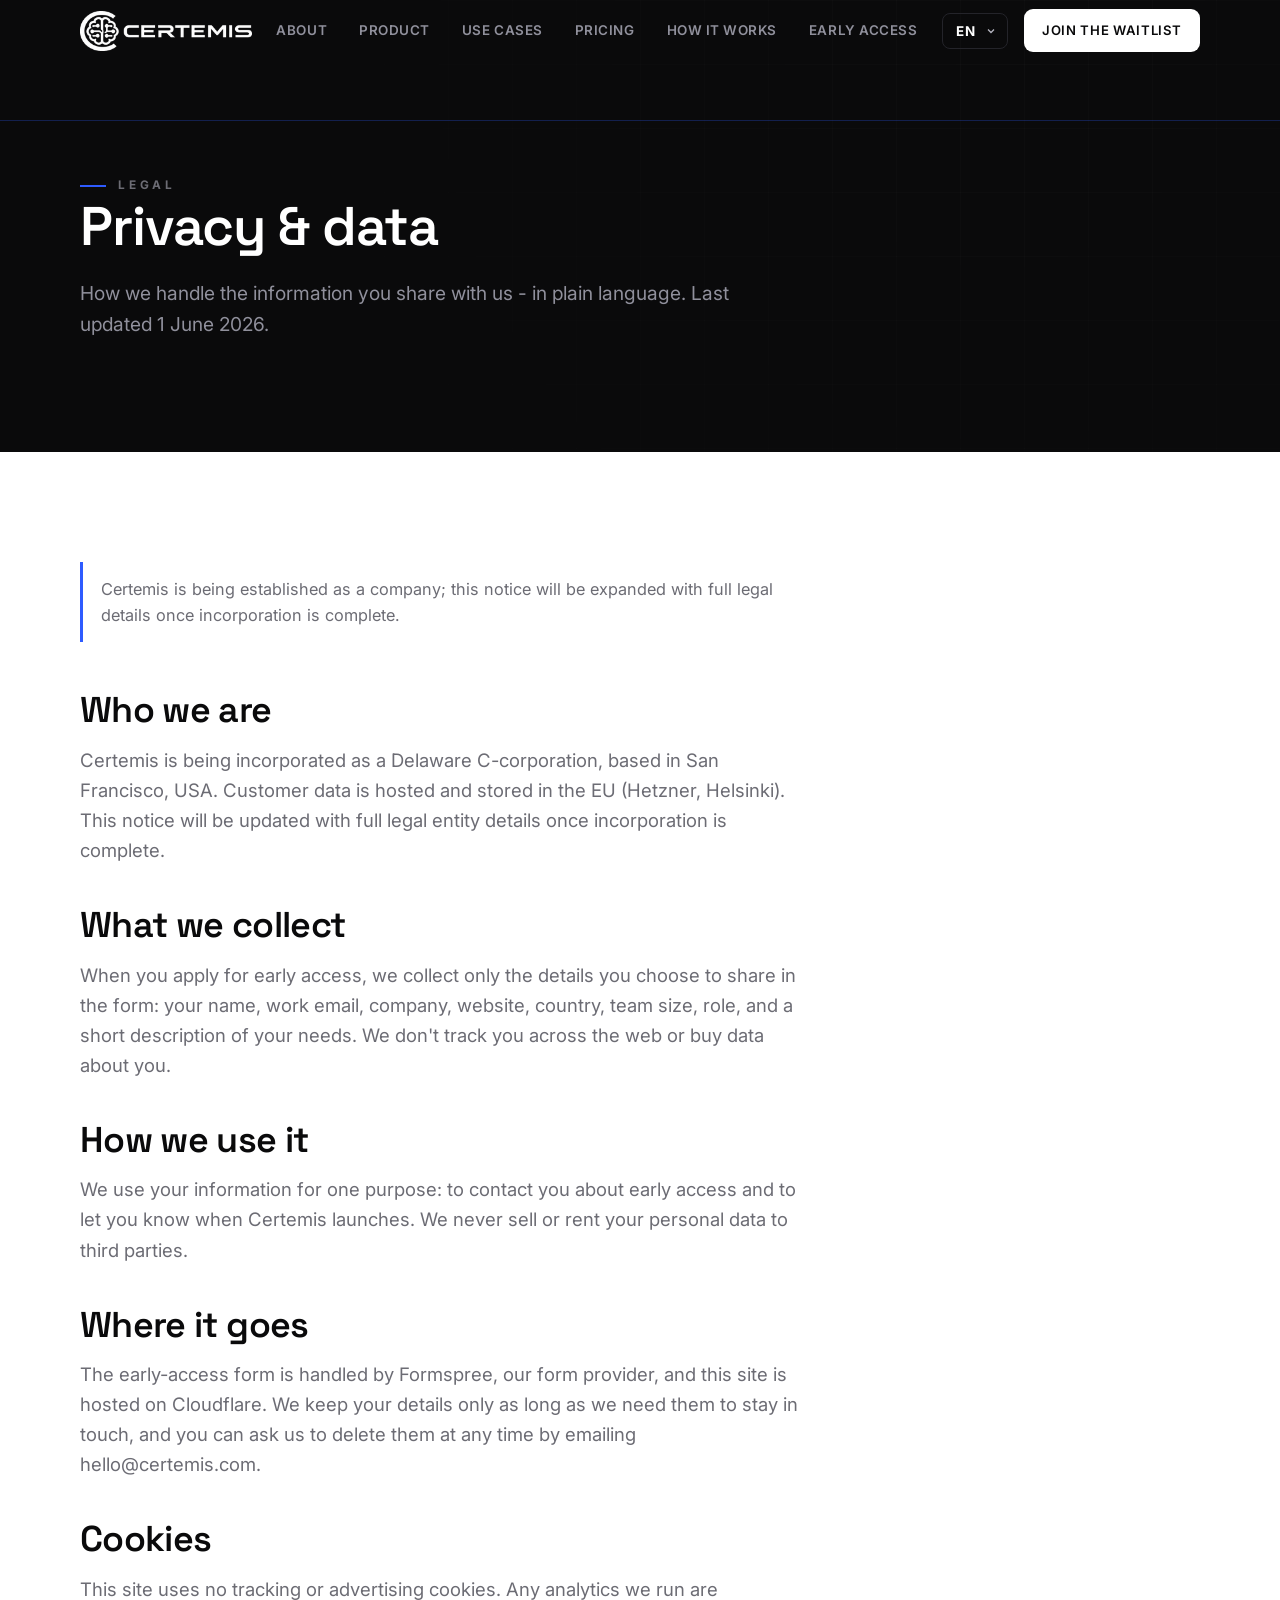
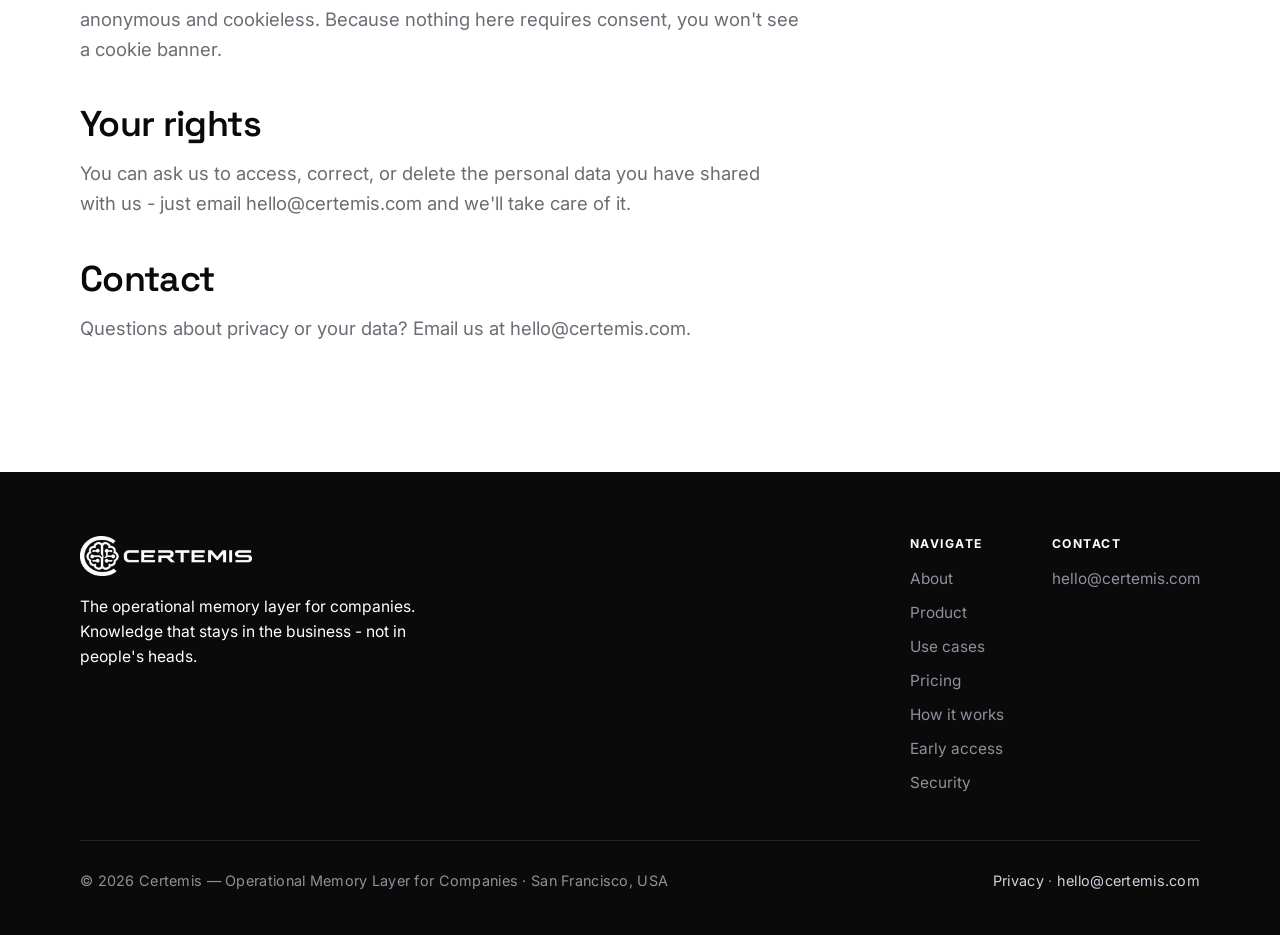
<file: privacy.html>
<!doctype html>
<html lang="en">
<head>
<meta charset="utf-8">
<meta name="viewport" content="width=device-width, initial-scale=1">
<title>Privacy &amp; data — Certemis</title>
<meta name="description" content="How Certemis handles your data: what we collect, how we use it, cookies, and your rights. A transitional notice while the company is being incorporated.">
<link rel="icon" type="image/png" href="assets/favicon.png">
<link rel="canonical" href="https://certemis.com/privacy">
<link rel="apple-touch-icon" href="assets/favicon.png">
<meta property="og:type" content="website">
<meta property="og:site_name" content="Certemis">
<meta property="og:title" content="Privacy &amp; data — Certemis">
<meta property="og:description" content="How Certemis handles your data: what we collect, how we use it, cookies, and your rights. A transitional notice while the company is being incorporated.">
<meta property="og:url" content="https://certemis.com/privacy">
<meta property="og:image" content="https://certemis.com/assets/og-image.png">
<meta property="og:image:width" content="1200">
<meta property="og:image:height" content="630">
<meta property="og:locale" content="en">
<meta property="og:locale:alternate" content="pl">
<meta name="twitter:card" content="summary_large_image">
<meta name="twitter:title" content="Privacy &amp; data — Certemis">
<meta name="twitter:description" content="How Certemis handles your data: what we collect, how we use it, cookies, and your rights. A transitional notice while the company is being incorporated.">
<meta name="twitter:image" content="https://certemis.com/assets/og-image.png">
<link rel="preconnect" href="https://fonts.googleapis.com">
<link rel="preconnect" href="https://fonts.gstatic.com" crossorigin>
<link href="https://fonts.googleapis.com/css2?family=Space+Grotesk:wght@500;600;700&family=Inter:wght@400;500;600;700&display=swap" rel="stylesheet">
<link rel="stylesheet" href="styles.css">
</head>
<body>
<div id="progress"></div>

<header id="hd" class="on-dark">
  <div class="wrap nav">
    <a class="brand" href="index.html" aria-label="Certemis"><span class="mark" aria-hidden="true"></span><span class="wordmark">CERTEMIS</span></a>
    <nav class="nav-mid">
      <a href="about.html" data-i18n="nav.about">About</a><a href="product.html" data-i18n="nav.product">Product</a><a href="use-cases.html" data-i18n="nav.usecases">Use cases</a><a href="pricing.html" data-i18n="nav.pricing">Pricing</a>
      <a href="how-it-works.html" data-i18n="nav.how">How it works</a>
      <a href="early-access.html" data-i18n="nav.early">Early access</a>
    </nav>
    <div class="nav-right">
      <div class="lang"><select id="langSel" aria-label="Language"><option value="en">EN</option><option value="pl">PL</option></select></div>
      <a class="cta" href="early-access.html" data-i18n="nav.cta">Join the waitlist</a>
      <button id="burger" class="burger" aria-label="Menu"><svg width="24" height="24" viewBox="0 0 24 24" fill="none"><path d="M4 7h16M4 12h16M4 17h16" stroke="currentColor" stroke-width="1.8" stroke-linecap="round"/></svg></button>
    </div>
  </div>
</header>
<nav id="mobile" class="mobile">
  <div class="lang lang-mobile"><select id="langSelMobile" aria-label="Language"><option value="en">EN</option><option value="pl">PL</option></select></div>
  <a href="about.html" data-i18n="nav.about">About</a><a href="product.html" data-i18n="nav.product">Product</a><a href="use-cases.html" data-i18n="nav.usecases">Use cases</a><a href="pricing.html" data-i18n="nav.pricing">Pricing</a>
  <a href="how-it-works.html" data-i18n="nav.how">How it works</a>
  <a href="early-access.html" data-i18n="nav.early">Early access</a>
  <a href="security.html" data-i18n="nav.security">Security</a>
  <a href="early-access.html" data-i18n="nav.cta">Join the waitlist</a>
</nav>

<section class="phero" data-hero-dark>
  <div class="wrap">
    <div class="sec-head">
      <span class="eyebrow" data-i18n="priv.kicker">Legal</span>
      <h1 data-i18n="priv.h1">Privacy &amp; data</h1>
      <p data-i18n="priv.p">How we handle the information you share with us - in plain language.</p>
    </div>
  </div>
</section>

<section>
  <div class="wrap">
    <p class="reveal" data-i18n="priv.note" style="max-width:720px;margin:0;padding:14px 0 14px 18px;border-left:3px solid var(--accent);color:var(--muted);font-size:1.02rem">Certemis is being established as a company; this notice will be expanded with full legal details once incorporation is complete.</p>

    <div class="sec-head reveal" style="margin-top:48px"><h2 data-i18n="priv.s0.h">Who we are</h2><p data-i18n="priv.s0.p">Certemis is being incorporated as a Delaware C-corporation, based in San Francisco, USA. Customer data is hosted and stored in the EU (Hetzner, Helsinki). This notice will be updated with full legal entity details once incorporation is complete.</p></div>
    <div class="sec-head reveal" style="margin-top:40px"><h2 data-i18n="priv.s1.h">What we collect</h2><p data-i18n="priv.s1.p"></p></div>
    <div class="sec-head reveal" style="margin-top:40px"><h2 data-i18n="priv.s2.h">How we use it</h2><p data-i18n="priv.s2.p"></p></div>
    <div class="sec-head reveal" style="margin-top:40px"><h2 data-i18n="priv.s3.h">Where it goes</h2><p data-i18n="priv.s3.p"></p></div>
    <div class="sec-head reveal" style="margin-top:40px"><h2 data-i18n="priv.s4.h">Cookies</h2><p data-i18n="priv.s4.p"></p></div>
    <div class="sec-head reveal" style="margin-top:40px"><h2 data-i18n="priv.s5.h">Your rights</h2><p data-i18n="priv.s5.p"></p></div>
    <div class="sec-head reveal" style="margin-top:40px"><h2 data-i18n="priv.s6.h">Contact</h2><p data-i18n="priv.s6.p"></p></div>
  </div>
</section>

<footer>
  <div class="wrap">
    <div class="foot-top">
      <div class="foot-brand"><div class="brand"><span class="mark" aria-hidden="true"></span><span class="wordmark">CERTEMIS</span></div><p class="foot-tag" data-i18n="foot.tag"></p></div>
      <div class="foot-nav">
        <div><h4 data-i18n="foot.h.nav">Navigate</h4><a href="about.html" data-i18n="nav.about">About</a><a href="product.html" data-i18n="nav.product">Product</a><a href="use-cases.html" data-i18n="nav.usecases">Use cases</a><a href="pricing.html" data-i18n="nav.pricing">Pricing</a><a href="how-it-works.html" data-i18n="nav.how">How it works</a><a href="early-access.html" data-i18n="nav.early">Early access</a><a href="security.html" data-i18n="nav.security">Security</a></div>
        <div><h4 data-i18n="foot.h.contact">Contact</h4><a href="mailto:hello@certemis.com">hello@certemis.com</a></div>
      </div>
    </div>
    <div class="foot-bottom"><span>© <span id="yr"></span> <span data-i18n="foot.rights"></span></span><span class="foot-legal"><a href="privacy.html" data-i18n="nav.privacy">Privacy</a> · <a href="mailto:hello@certemis.com">hello@certemis.com</a></span></div>
  </div>
</footer>
<script src="site.js"></script>
<script src="https://app.certemis.com/embed.js" data-certemis-key="pk_r8xnfzLELcNbUHna9-RcPxlk" async></script>
</body>
</html>
</file>
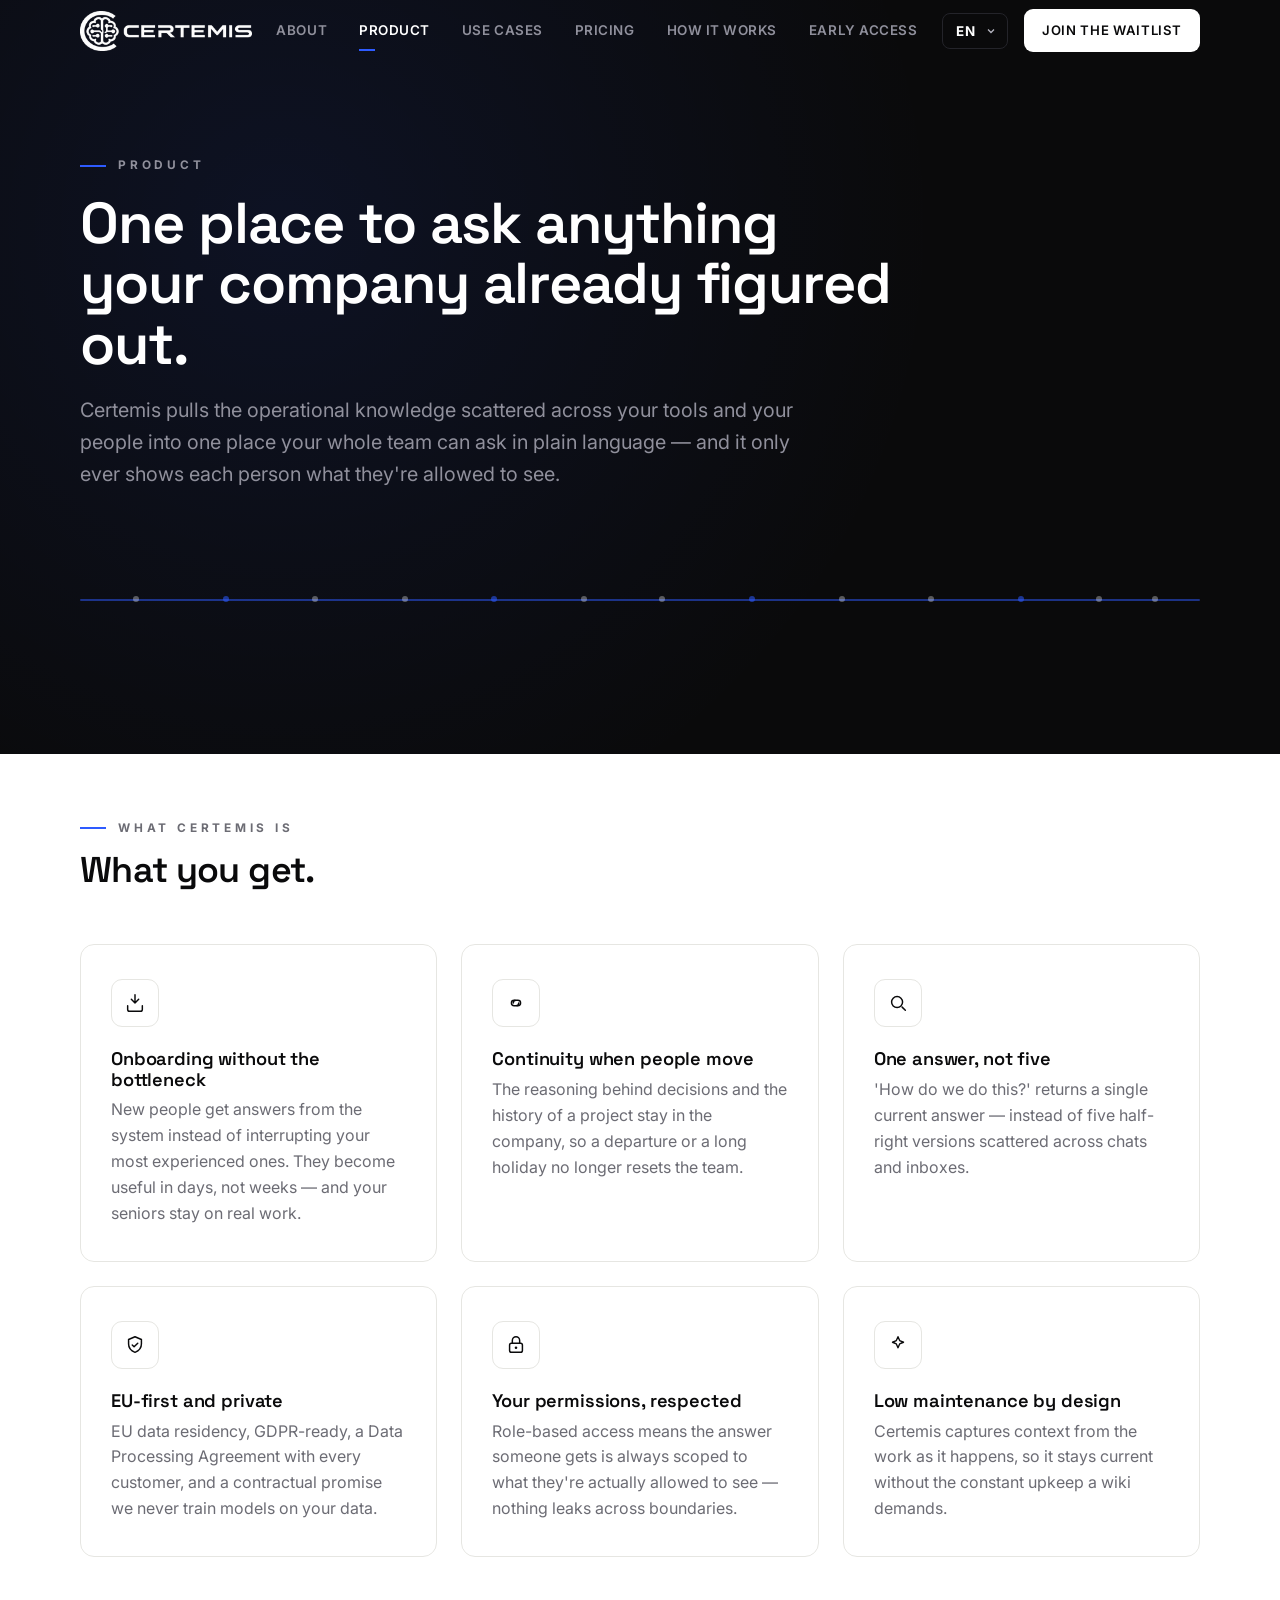
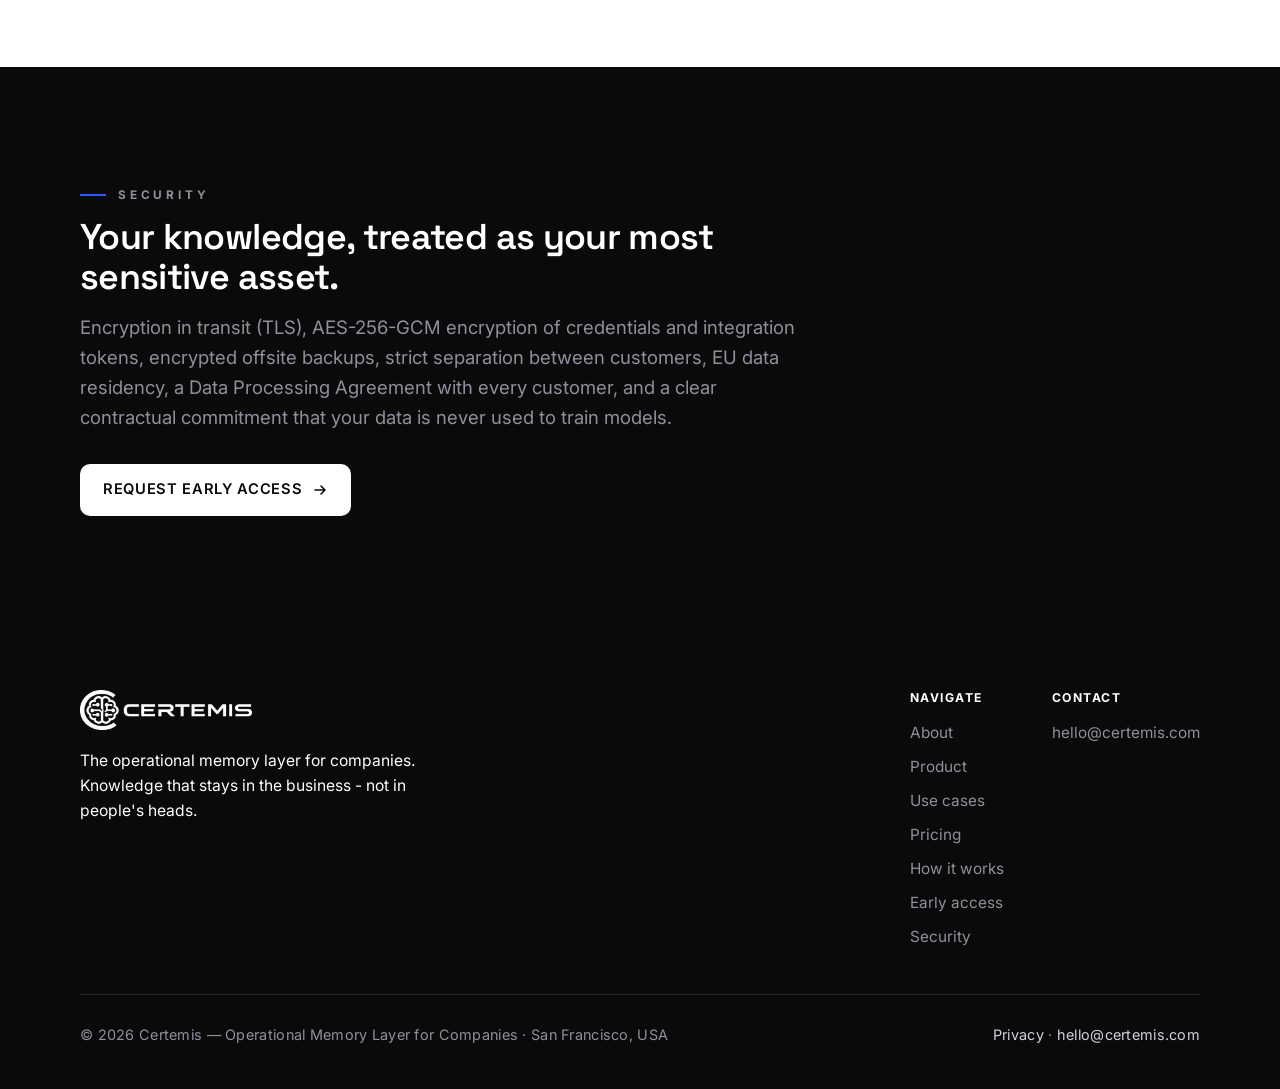
<file: product.html>
<!doctype html>
<html lang="en">
<head>
<meta charset="utf-8">
<meta name="viewport" content="width=device-width, initial-scale=1">
<title>Product — Certemis</title>
<meta name="description" content="One operational memory layer for everything your company knows — ask it in plain language, and everyone sees only what they're allowed to.">
<link rel="icon" type="image/png" href="assets/favicon.png">
<link rel="canonical" href="https://certemis.com/product">
<link rel="apple-touch-icon" href="assets/favicon.png">
<meta property="og:type" content="website">
<meta property="og:site_name" content="Certemis">
<meta property="og:title" content="Product — Certemis">
<meta property="og:description" content="One operational memory layer for everything your company knows — ask it in plain language, and everyone sees only what they're allowed to.">
<meta property="og:url" content="https://certemis.com/product">
<meta property="og:image" content="https://certemis.com/assets/og-image.png">
<meta property="og:image:width" content="1200">
<meta property="og:image:height" content="630">
<meta property="og:locale" content="en">
<meta property="og:locale:alternate" content="pl">
<meta name="twitter:card" content="summary_large_image">
<meta name="twitter:title" content="Product — Certemis">
<meta name="twitter:description" content="One operational memory layer for everything your company knows — ask it in plain language, and everyone sees only what they're allowed to.">
<meta name="twitter:image" content="https://certemis.com/assets/og-image.png">
<link rel="preconnect" href="https://fonts.googleapis.com">
<link rel="preconnect" href="https://fonts.gstatic.com" crossorigin>
<link href="https://fonts.googleapis.com/css2?family=Space+Grotesk:wght@500;600;700&family=Inter:wght@400;500;600;700&display=swap" rel="stylesheet">
<link rel="stylesheet" href="styles.css">
</head>
<body>
<div id="progress"></div>

<header id="hd" class="on-dark">
  <div class="wrap nav">
    <a class="brand" href="index.html" aria-label="Certemis"><span class="mark" aria-hidden="true"></span><span class="wordmark">CERTEMIS</span></a>
    <nav class="nav-mid">
      <a href="about.html" data-i18n="nav.about">About</a>
      <a href="product.html" class="active" data-i18n="nav.product">Product</a>
      <a href="use-cases.html" data-i18n="nav.usecases">Use cases</a><a href="pricing.html" data-i18n="nav.pricing">Pricing</a>
      <a href="how-it-works.html" data-i18n="nav.how">How it works</a>
      <a href="early-access.html" data-i18n="nav.early">Early access</a>
    </nav>
    <div class="nav-right">
      <div class="lang"><select id="langSel" aria-label="Language"><option value="en">EN</option><option value="pl">PL</option></select></div>
      <a class="cta" href="early-access.html" data-i18n="nav.cta">Join the waitlist</a>
      <button id="burger" class="burger" aria-label="Menu"><svg width="24" height="24" viewBox="0 0 24 24" fill="none"><path d="M4 7h16M4 12h16M4 17h16" stroke="currentColor" stroke-width="1.8" stroke-linecap="round"/></svg></button>
    </div>
  </div>
</header>
<nav id="mobile" class="mobile">
  <div class="lang lang-mobile"><select id="langSelMobile" aria-label="Language"><option value="en">EN</option><option value="pl">PL</option></select></div>
  <a href="about.html" data-i18n="nav.about">About</a><a href="product.html" data-i18n="nav.product">Product</a><a href="use-cases.html" data-i18n="nav.usecases">Use cases</a><a href="pricing.html" data-i18n="nav.pricing">Pricing</a>
  <a href="how-it-works.html" data-i18n="nav.how">How it works</a>
  <a href="early-access.html" data-i18n="nav.early">Early access</a>
  <a href="security.html" data-i18n="nav.security">Security</a>
  <a href="early-access.html" data-i18n="nav.cta">Join the waitlist</a>
</nav>

<section class="pr-hero" data-hero-dark>
  <div class="wrap">
    <div class="pr-hero-inner">
      <span class="eyebrow" data-i18n="prod.kicker">Product</span>
      <h1 data-i18n="prod.h1">One place to ask anything your company already figured out.</h1>
      <p data-i18n="prod.p">Certemis pulls the operational knowledge scattered across your tools and your people into one layer your whole team can ask in plain language — and it only ever shows each person what they're allowed to see.</p>
    </div>
    <div class="pr-hero-layer" aria-hidden="true">
      <span class="pr-hero-line"></span>
      <i class="pr-hero-dot" style="--x:5%;--sx:-26px;--sy:-36px;--d:0s"></i>
      <i class="pr-hero-dot a" style="--x:13%;--sx:22px;--sy:30px;--d:.5s"></i>
      <i class="pr-hero-dot" style="--x:21%;--sx:-34px;--sy:24px;--d:.2s"></i>
      <i class="pr-hero-dot" style="--x:29%;--sx:18px;--sy:-40px;--d:.7s"></i>
      <i class="pr-hero-dot a" style="--x:37%;--sx:-20px;--sy:34px;--d:.3s"></i>
      <i class="pr-hero-dot" style="--x:45%;--sx:30px;--sy:-28px;--d:.6s"></i>
      <i class="pr-hero-dot" style="--x:52%;--sx:-30px;--sy:38px;--d:.1s"></i>
      <i class="pr-hero-dot a" style="--x:60%;--sx:24px;--sy:-34px;--d:.8s"></i>
      <i class="pr-hero-dot" style="--x:68%;--sx:-22px;--sy:28px;--d:.4s"></i>
      <i class="pr-hero-dot" style="--x:76%;--sx:34px;--sy:-22px;--d:.2s"></i>
      <i class="pr-hero-dot a" style="--x:84%;--sx:-28px;--sy:36px;--d:.6s"></i>
      <i class="pr-hero-dot" style="--x:91%;--sx:26px;--sy:-32px;--d:.35s"></i>
      <i class="pr-hero-dot" style="--x:96%;--sx:-18px;--sy:30px;--d:.75s"></i>
    </div>
  </div>
</section>

<section class="hero-next">
  <div class="wrap">
    <div class="sec-head reveal"><span class="eyebrow" data-i18n="home.t.kicker">What Certemis is</span><h2 data-i18n="prod.f.h2">What you get.</h2></div>
    <div class="features" style="margin-top:54px">
      <div class="feat reveal d1"><div class="ic"><svg width="22" height="22" viewBox="0 0 24 24" fill="none"><path d="M12 3v9m0 0 4-4m-4 4-4-4" stroke="currentColor" stroke-width="1.6" stroke-linecap="round" stroke-linejoin="round"/><path d="M4 15v4a2 2 0 0 0 2 2h12a2 2 0 0 0 2-2v-4" stroke="currentColor" stroke-width="1.6" stroke-linecap="round"/></svg></div><h3 data-i18n="f1.t">Onboarding without the bottleneck</h3><p data-i18n="f1.p"></p></div>
      <div class="feat reveal d2"><div class="ic"><svg width="22" height="22" viewBox="0 0 24 24" fill="none"><path d="M9 12a3 3 0 0 1 3-3h2a3 3 0 0 1 0 6h-1" stroke="currentColor" stroke-width="1.6" stroke-linecap="round"/><path d="M15 12a3 3 0 0 1-3 3h-2a3 3 0 0 1 0-6h1" stroke="currentColor" stroke-width="1.6" stroke-linecap="round"/></svg></div><h3 data-i18n="f2.t">Continuity when people move</h3><p data-i18n="f2.p"></p></div>
      <div class="feat reveal d3"><div class="ic"><svg width="22" height="22" viewBox="0 0 24 24" fill="none"><circle cx="11" cy="11" r="6" stroke="currentColor" stroke-width="1.6"/><path d="m20 20-3.5-3.5" stroke="currentColor" stroke-width="1.6" stroke-linecap="round"/></svg></div><h3 data-i18n="f3.t">One answer, not five</h3><p data-i18n="f3.p"></p></div>
      <div class="feat reveal d1"><div class="ic"><svg width="22" height="22" viewBox="0 0 24 24" fill="none"><path d="M12 3 5 6v5c0 4.5 3 7.5 7 9 4-1.5 7-4.5 7-9V6l-7-3Z" stroke="currentColor" stroke-width="1.6" stroke-linejoin="round"/><path d="m9 12 2 2 4-4" stroke="currentColor" stroke-width="1.6" stroke-linecap="round" stroke-linejoin="round"/></svg></div><h3 data-i18n="f4.t">EU-first and private</h3><p data-i18n="f4.p"></p></div>
      <div class="feat reveal d2"><div class="ic"><svg width="22" height="22" viewBox="0 0 24 24" fill="none"><rect x="5" y="10" width="14" height="10" rx="2" stroke="currentColor" stroke-width="1.6"/><path d="M8 10V7a4 4 0 0 1 8 0v3" stroke="currentColor" stroke-width="1.6" stroke-linecap="round"/><circle cx="12" cy="15" r="1.4" fill="currentColor"/></svg></div><h3 data-i18n="f5.t">Your permissions, respected</h3><p data-i18n="f5.p"></p></div>
      <div class="feat reveal d3"><div class="ic"><svg width="22" height="22" viewBox="0 0 24 24" fill="none"><path d="m12 3 1.8 4.2L18 9l-4.2 1.8L12 15l-1.8-4.2L6 9l4.2-1.8L12 3Z" stroke="currentColor" stroke-width="1.5" stroke-linejoin="round"/></svg></div><h3 data-i18n="f6.t">Low maintenance by design</h3><p data-i18n="f6.p"></p></div>
    </div>
  </div>
</section>

<section class="dark" data-hero-dark>
  <div class="wrap">
    <div class="sec-head reveal"><span class="eyebrow" data-i18n="prod.sec.kicker">Security</span><h2 data-i18n="prod.sec.h2">Your knowledge, treated as your most sensitive asset.</h2><p data-i18n="prod.sec.p"></p></div>
    <div class="reveal d1" style="margin-top:32px"><a class="btn btn-light" href="early-access.html"><span data-i18n="prod.cta">Request early access</span><svg width="16" height="16" viewBox="0 0 16 16" fill="none"><path d="M3 8h10M9 4l4 4-4 4" stroke="currentColor" stroke-width="1.6" stroke-linecap="round" stroke-linejoin="round"/></svg></a></div>
  </div>
</section>

<footer>
  <div class="wrap">
    <div class="foot-top">
      <div class="foot-brand"><div class="brand"><span class="mark" aria-hidden="true"></span><span class="wordmark">CERTEMIS</span></div><p class="foot-tag" data-i18n="foot.tag"></p></div>
      <div class="foot-nav">
        <div><h4 data-i18n="foot.h.nav">Navigate</h4><a href="about.html" data-i18n="nav.about">About</a><a href="product.html" data-i18n="nav.product">Product</a><a href="use-cases.html" data-i18n="nav.usecases">Use cases</a><a href="pricing.html" data-i18n="nav.pricing">Pricing</a><a href="how-it-works.html" data-i18n="nav.how">How it works</a><a href="early-access.html" data-i18n="nav.early">Early access</a><a href="security.html" data-i18n="nav.security">Security</a></div>
        <div><h4 data-i18n="foot.h.contact">Contact</h4><a href="mailto:hello@certemis.com">hello@certemis.com</a></div>
      </div>
    </div>
    <div class="foot-bottom"><span>© <span id="yr"></span> <span data-i18n="foot.rights"></span></span><span class="foot-legal"><a href="privacy.html" data-i18n="nav.privacy">Privacy</a> · <a href="mailto:hello@certemis.com">hello@certemis.com</a></span></div>
  </div>
</footer>
<script src="site.js"></script>
<script src="https://app.certemis.com/embed.js" data-certemis-key="pk_r8xnfzLELcNbUHna9-RcPxlk" async></script>
</body>
</html>
</file>
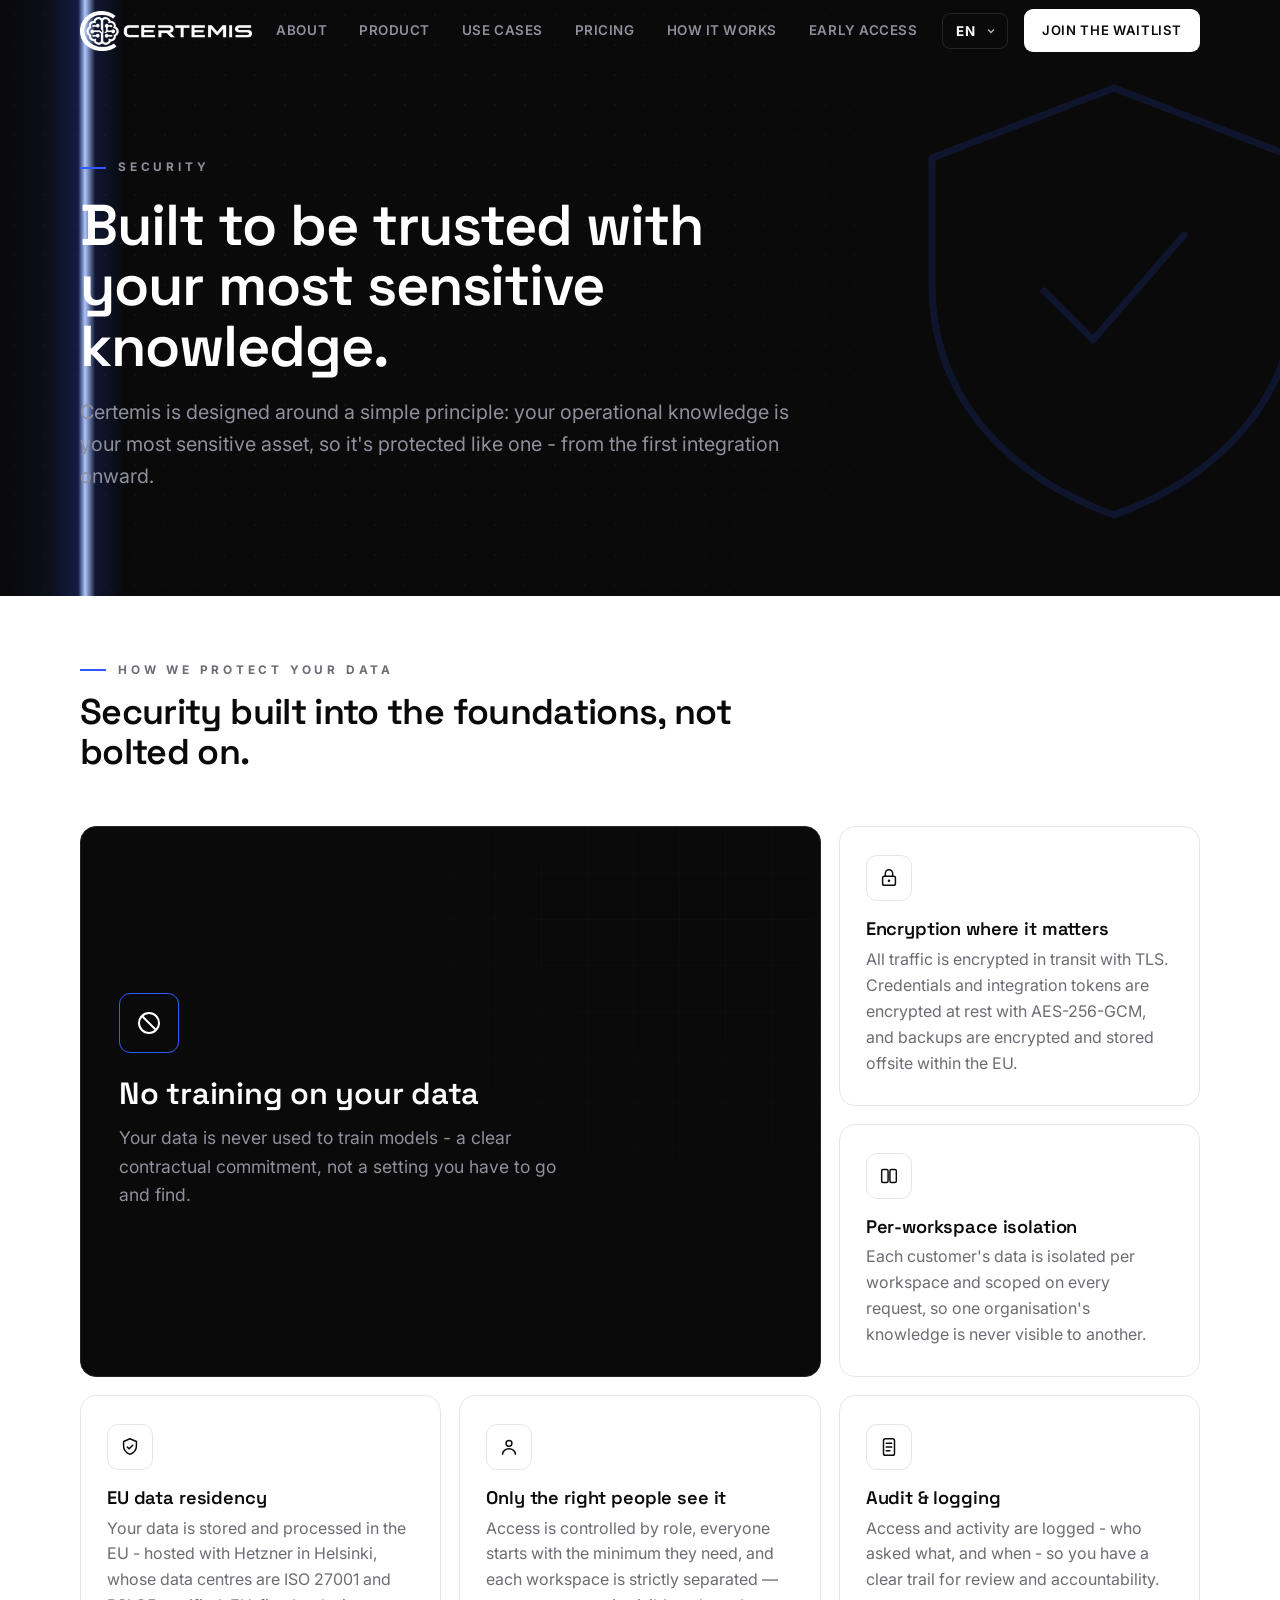
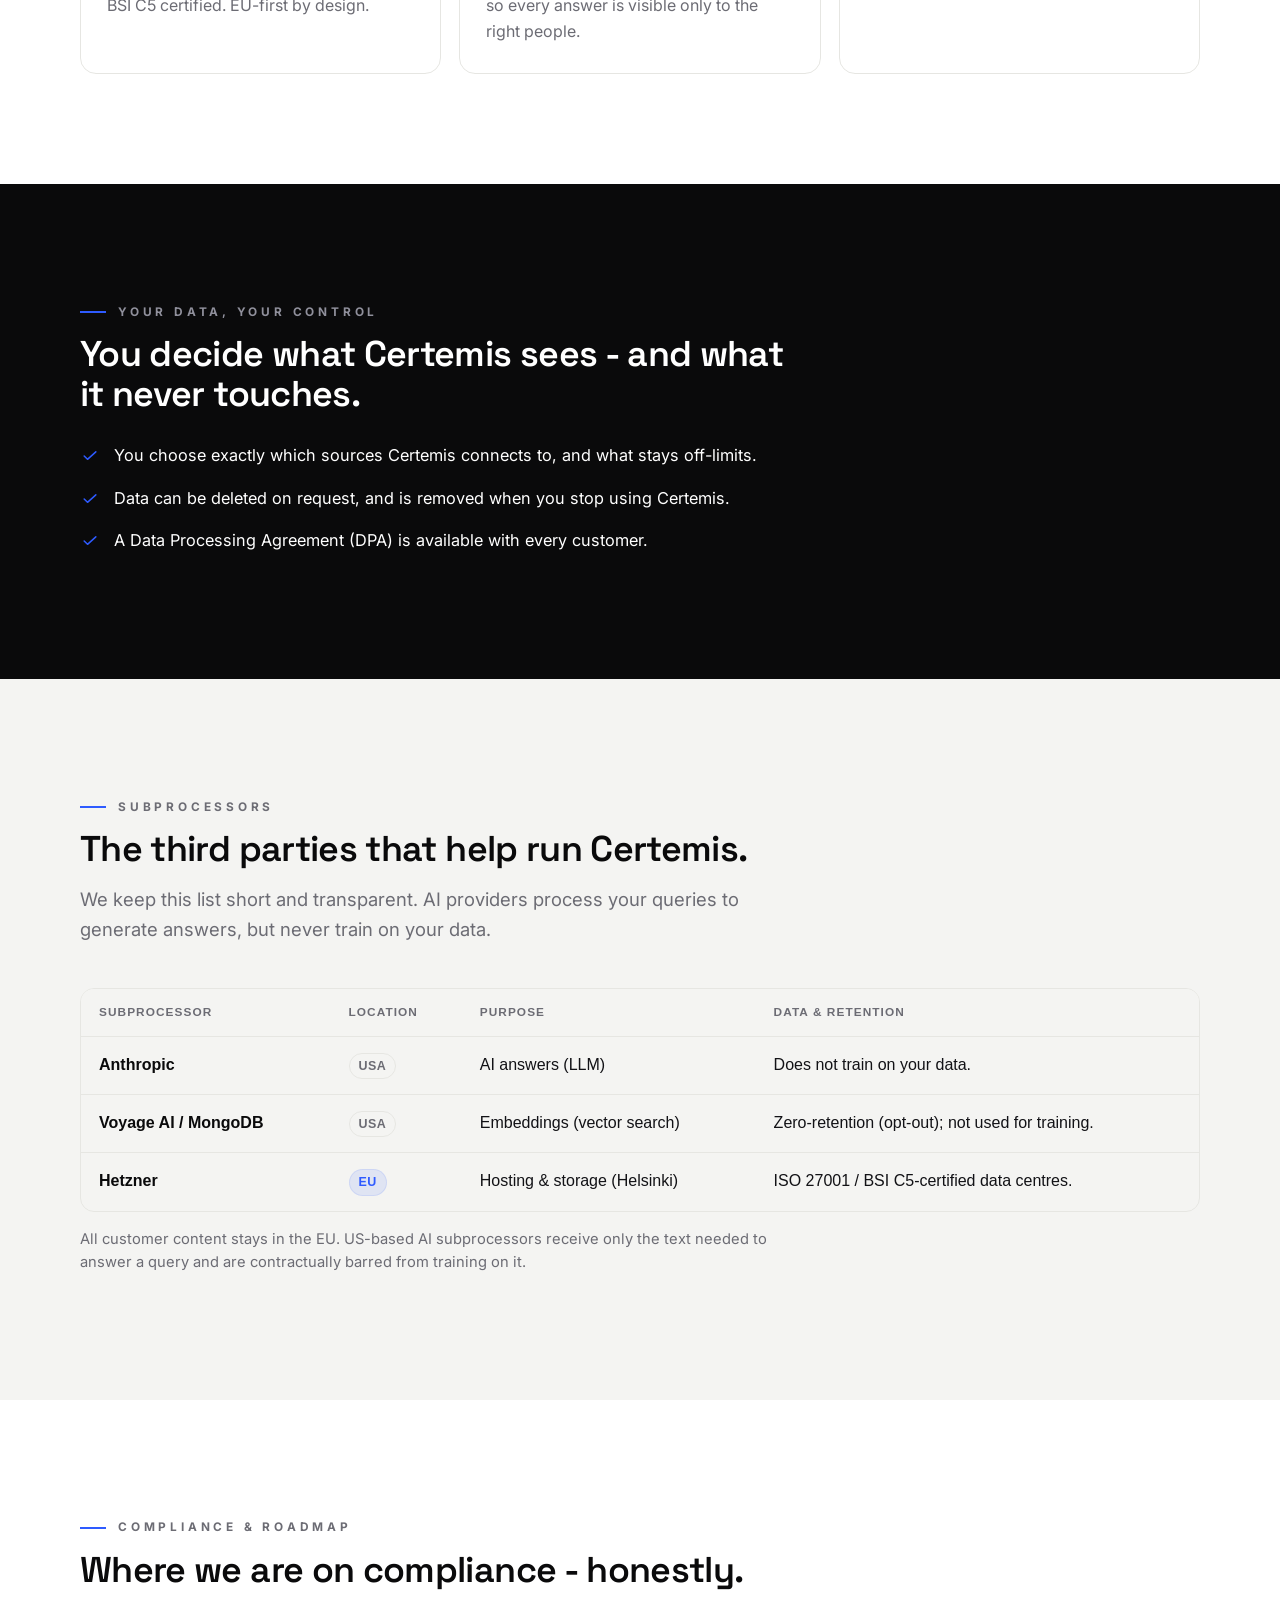
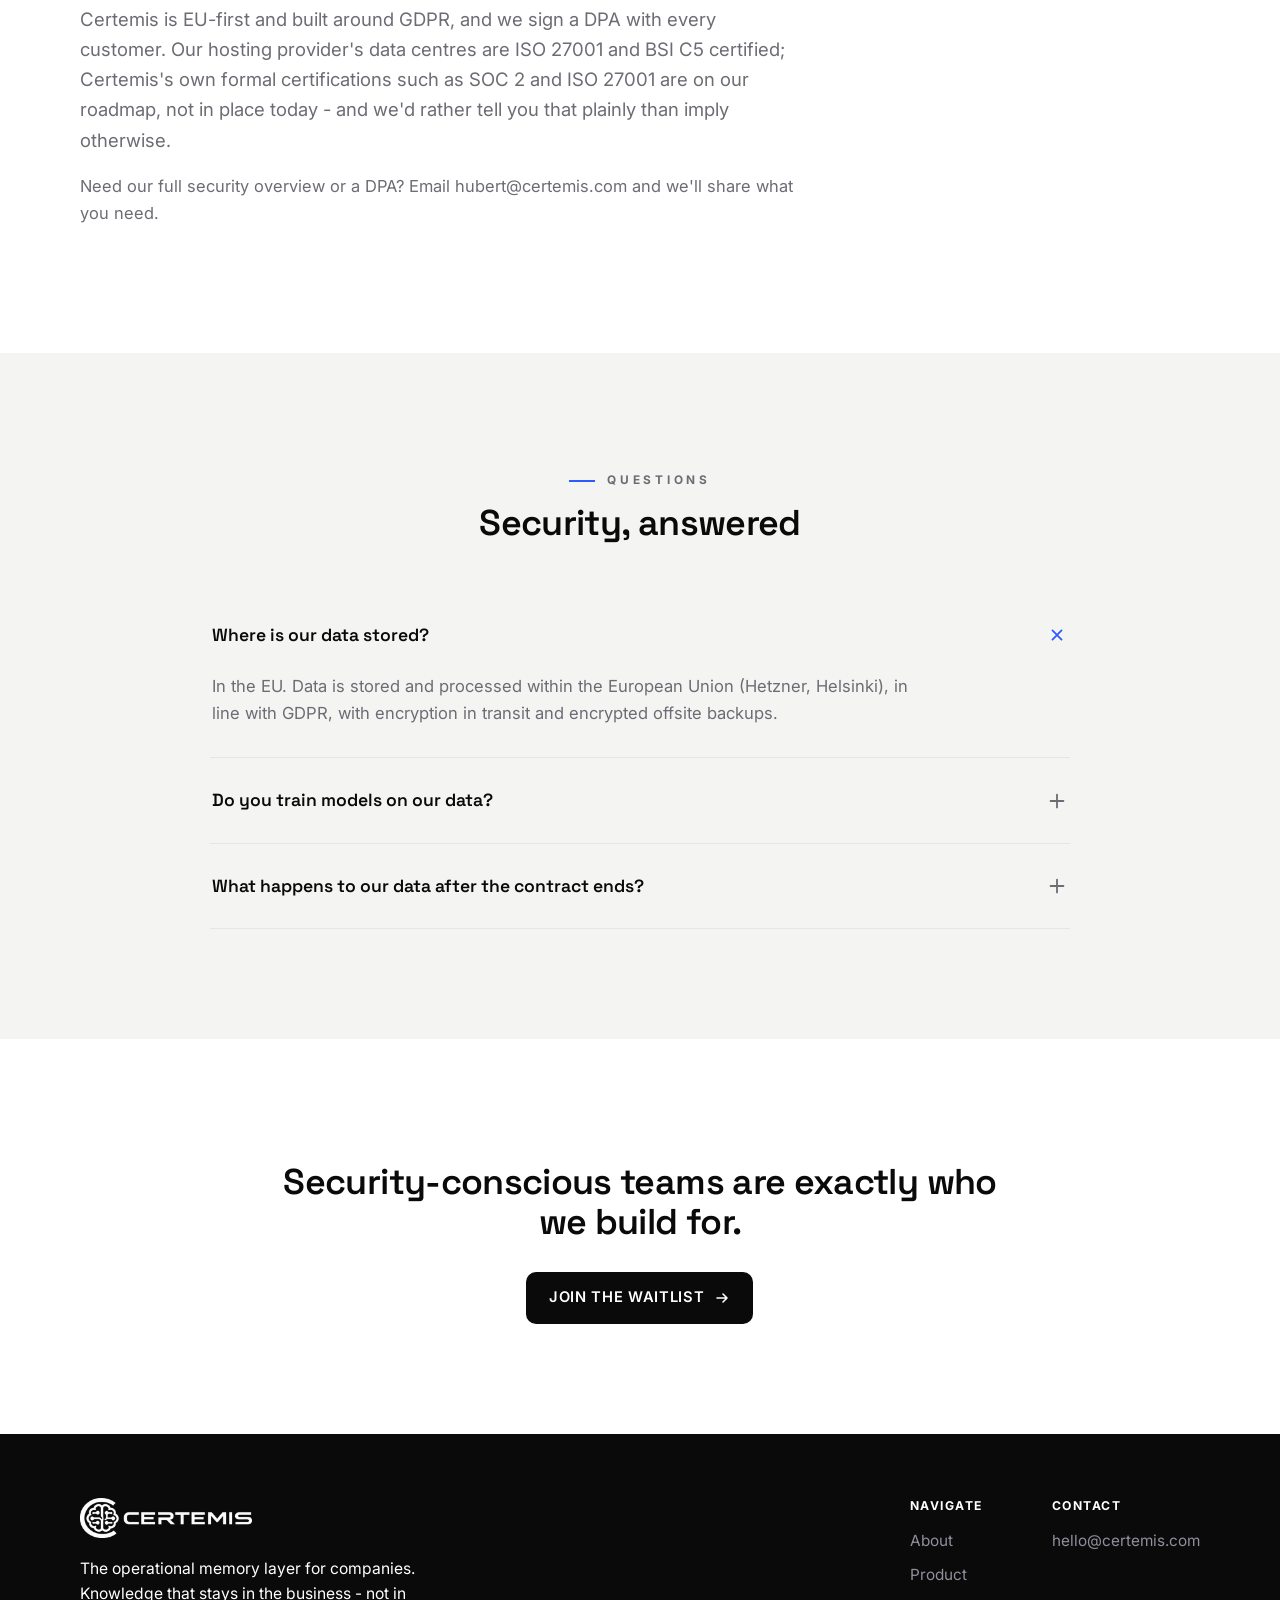
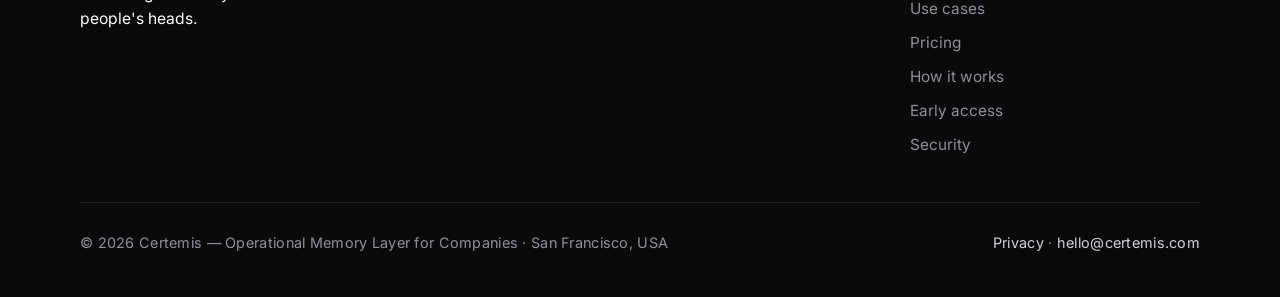
<file: security.html>
<!doctype html>
<html lang="en">
<head>
<meta charset="utf-8">
<meta name="viewport" content="width=device-width, initial-scale=1">
<title>Security — Certemis</title>
<meta name="description" content="How Certemis protects your knowledge: encryption, tenant isolation, EU data residency, permission-aware access, and no training of models on your data.">
<link rel="icon" type="image/png" href="assets/favicon.png">
<link rel="canonical" href="https://certemis.com/security">
<link rel="apple-touch-icon" href="assets/favicon.png">
<meta property="og:type" content="website">
<meta property="og:site_name" content="Certemis">
<meta property="og:title" content="Security — Certemis">
<meta property="og:description" content="How Certemis protects your knowledge: encryption, tenant isolation, EU data residency, permission-aware access, and no training of models on your data.">
<meta property="og:url" content="https://certemis.com/security">
<meta property="og:image" content="https://certemis.com/assets/og-image.png">
<meta property="og:image:width" content="1200">
<meta property="og:image:height" content="630">
<meta property="og:locale" content="en">
<meta property="og:locale:alternate" content="pl">
<meta name="twitter:card" content="summary_large_image">
<meta name="twitter:title" content="Security — Certemis">
<meta name="twitter:description" content="How Certemis protects your knowledge: encryption, tenant isolation, EU data residency, permission-aware access, and no training of models on your data.">
<meta name="twitter:image" content="https://certemis.com/assets/og-image.png">
<link rel="preconnect" href="https://fonts.googleapis.com">
<link rel="preconnect" href="https://fonts.gstatic.com" crossorigin>
<link href="https://fonts.googleapis.com/css2?family=Space+Grotesk:wght@500;600;700&family=Inter:wght@400;500;600;700&display=swap" rel="stylesheet">
<link rel="stylesheet" href="styles.css">
</head>
<body>
<div id="progress"></div>

<header id="hd" class="on-dark">
  <div class="wrap nav">
    <a class="brand" href="index.html" aria-label="Certemis"><span class="mark" aria-hidden="true"></span><span class="wordmark">CERTEMIS</span></a>
    <nav class="nav-mid">
      <a href="about.html" data-i18n="nav.about">About</a>
      <a href="product.html" data-i18n="nav.product">Product</a>
      <a href="use-cases.html" data-i18n="nav.usecases">Use cases</a>
      <a href="pricing.html" data-i18n="nav.pricing">Pricing</a>
      <a href="how-it-works.html" data-i18n="nav.how">How it works</a>
      <a href="early-access.html" data-i18n="nav.early">Early access</a>
    </nav>
    <div class="nav-right">
      <div class="lang"><select id="langSel" aria-label="Language"><option value="en">EN</option><option value="pl">PL</option></select></div>
      <a class="cta" href="early-access.html" data-i18n="nav.cta">Join the waitlist</a>
      <button id="burger" class="burger" aria-label="Menu"><svg width="24" height="24" viewBox="0 0 24 24" fill="none"><path d="M4 7h16M4 12h16M4 17h16" stroke="currentColor" stroke-width="1.8" stroke-linecap="round"/></svg></button>
    </div>
  </div>
</header>
<nav id="mobile" class="mobile">
  <div class="lang lang-mobile"><select id="langSelMobile" aria-label="Language"><option value="en">EN</option><option value="pl">PL</option></select></div>
  <a href="about.html" data-i18n="nav.about">About</a>
  <a href="product.html" data-i18n="nav.product">Product</a>
  <a href="use-cases.html" data-i18n="nav.usecases">Use cases</a>
  <a href="pricing.html" data-i18n="nav.pricing">Pricing</a>
  <a href="how-it-works.html" data-i18n="nav.how">How it works</a>
  <a href="early-access.html" data-i18n="nav.early">Early access</a>
  <a href="security.html" class="active" data-i18n="nav.security">Security</a>
  <a href="early-access.html" data-i18n="nav.cta">Join the waitlist</a>
</nav>

<section class="se-hero" data-hero-dark>
  <span class="se-hero-scan" aria-hidden="true"></span>
  <div class="se-hero-shield" aria-hidden="true">
    <svg viewBox="0 0 120 132" fill="none"><path d="M60 6 112 26 V62 C112 96 88 118 60 128 C32 118 8 96 8 62 V26 Z" stroke="currentColor" stroke-width="2" stroke-linejoin="round"/><path d="M40 64 54 78 80 48" stroke="currentColor" stroke-width="2" stroke-linecap="round" stroke-linejoin="round"/></svg>
  </div>
  <div class="wrap">
    <div class="se-hero-inner">
      <span class="eyebrow" data-i18n="sec.kicker">Security</span>
      <h1 data-i18n="sec.h1">Built to be trusted with your most sensitive knowledge.</h1>
      <p data-i18n="sec.p">Your operational knowledge is your most sensitive asset, so it's protected like one - from the first integration onward.</p>
    </div>
  </div>
</section>

<section class="hero-next">
  <div class="wrap">
    <div class="sec-head reveal"><span class="eyebrow" data-i18n="sec.how.kicker">How we protect your data</span><h2 data-i18n="sec.how.h">Security built into the foundations, not bolted on.</h2></div>
    <div class="secd" style="margin-top:54px">
      <div class="secd-tile secd-hero reveal">
        <div class="secd-ic"><svg width="22" height="22" viewBox="0 0 24 24" fill="none"><circle cx="12" cy="12" r="8" stroke="currentColor" stroke-width="1.6"/><path d="M7 7l10 10" stroke="currentColor" stroke-width="1.6" stroke-linecap="round"/></svg></div>
        <h3 data-i18n="sec.f5t">No training on your data</h3>
        <p data-i18n="sec.f5p"></p>
      </div>
      <div class="secd-tile reveal d1"><div class="secd-ic"><svg width="22" height="22" viewBox="0 0 24 24" fill="none"><rect x="5" y="10" width="14" height="10" rx="2" stroke="currentColor" stroke-width="1.6"/><path d="M8 10V7a4 4 0 0 1 8 0v3" stroke="currentColor" stroke-width="1.6" stroke-linecap="round"/><circle cx="12" cy="15" r="1.4" fill="currentColor"/></svg></div><h3 data-i18n="sec.f1t">Encryption where it matters</h3><p data-i18n="sec.f1p"></p></div>
      <div class="secd-tile reveal d2"><div class="secd-ic"><svg width="22" height="22" viewBox="0 0 24 24" fill="none"><rect x="4" y="5" width="7" height="14" rx="1.6" stroke="currentColor" stroke-width="1.6"/><rect x="13" y="5" width="7" height="14" rx="1.6" stroke="currentColor" stroke-width="1.6"/></svg></div><h3 data-i18n="sec.f2t">Tenant isolation</h3><p data-i18n="sec.f2p"></p></div>
      <div class="secd-tile reveal d1"><div class="secd-ic"><svg width="22" height="22" viewBox="0 0 24 24" fill="none"><path d="M12 3 5 6v5c0 4.5 3 7.5 7 9 4-1.5 7-4.5 7-9V6l-7-3Z" stroke="currentColor" stroke-width="1.6" stroke-linejoin="round"/><path d="m9 12 2 2 4-4" stroke="currentColor" stroke-width="1.6" stroke-linecap="round" stroke-linejoin="round"/></svg></div><h3 data-i18n="sec.f3t">EU data residency</h3><p data-i18n="sec.f3p"></p></div>
      <div class="secd-tile reveal d2"><div class="secd-ic"><svg width="22" height="22" viewBox="0 0 24 24" fill="none"><circle cx="12" cy="8" r="3.2" stroke="currentColor" stroke-width="1.6"/><path d="M5 20c0-3.5 3.1-6 7-6s7 2.5 7 6" stroke="currentColor" stroke-width="1.6" stroke-linecap="round"/></svg></div><h3 data-i18n="sec.f4t">Permission-aware access</h3><p data-i18n="sec.f4p"></p></div>
      <div class="secd-tile reveal d3"><div class="secd-ic"><svg width="22" height="22" viewBox="0 0 24 24" fill="none"><rect x="6" y="3" width="12" height="18" rx="2" stroke="currentColor" stroke-width="1.6"/><path d="M9 8h6M9 12h6M9 16h4" stroke="currentColor" stroke-width="1.6" stroke-linecap="round"/></svg></div><h3 data-i18n="sec.f6t">Audit &amp; logging</h3><p data-i18n="sec.f6p"></p></div>
    </div>
  </div>
</section>

<section class="dark">
  <div class="wrap">
    <div class="sec-head reveal"><span class="eyebrow" data-i18n="sec.ctrl.kicker">Your data, your control</span><h2 data-i18n="sec.ctrl.h">You decide what Certemis sees - and what it never touches.</h2></div>
    <ul class="terms reveal" style="max-width:720px">
      <li><svg class="mk" width="20" height="20" viewBox="0 0 24 24" fill="none"><path d="M5 12l4 4L19 7" stroke="currentColor" stroke-width="1.8" stroke-linecap="round" stroke-linejoin="round"/></svg><span data-i18n="sec.ctrl.1"></span></li>
      <li><svg class="mk" width="20" height="20" viewBox="0 0 24 24" fill="none"><path d="M5 12l4 4L19 7" stroke="currentColor" stroke-width="1.8" stroke-linecap="round" stroke-linejoin="round"/></svg><span data-i18n="sec.ctrl.2"></span></li>
      <li><svg class="mk" width="20" height="20" viewBox="0 0 24 24" fill="none"><path d="M5 12l4 4L19 7" stroke="currentColor" stroke-width="1.8" stroke-linecap="round" stroke-linejoin="round"/></svg><span data-i18n="sec.ctrl.3"></span></li>
    </ul>
  </div>
</section>

<section class="soft">
  <div class="wrap">
    <div class="sec-head reveal"><span class="eyebrow" data-i18n="sec.sub.kicker">Subprocessors</span><h2 data-i18n="sec.sub.h">The third parties that help run Certemis.</h2><p data-i18n="sec.sub.p"></p></div>
    <div class="subproc-wrap reveal">
      <table class="subproc">
        <thead><tr>
          <th data-i18n="sec.sub.c1">Subprocessor</th>
          <th data-i18n="sec.sub.c2">Location</th>
          <th data-i18n="sec.sub.c3">Purpose</th>
          <th data-i18n="sec.sub.c4">Data &amp; retention</th>
        </tr></thead>
        <tbody>
          <tr>
            <td><strong>Anthropic</strong></td>
            <td><span class="sp-reg">USA</span></td>
            <td data-i18n="sec.sub.r1p">AI answers (LLM)</td>
            <td data-i18n="sec.sub.r1d">Does not train on your data.</td>
          </tr>
          <tr>
            <td><strong>Voyage AI / MongoDB</strong></td>
            <td><span class="sp-reg">USA</span></td>
            <td data-i18n="sec.sub.r2p">Embeddings (vector search)</td>
            <td data-i18n="sec.sub.r2d">Zero-retention (opt-out); not used for training.</td>
          </tr>
          <tr>
            <td><strong>Hetzner</strong></td>
            <td><span class="sp-reg eu">EU</span></td>
            <td data-i18n="sec.sub.r3p">Hosting &amp; storage (Helsinki)</td>
            <td data-i18n="sec.sub.r3d">ISO 27001 / BSI C5-certified data centres.</td>
          </tr>
        </tbody>
      </table>
    </div>
    <p class="subproc-note reveal" data-i18n="sec.sub.note"></p>
  </div>
</section>

<section>
  <div class="wrap">
    <div class="sec-head reveal"><span class="eyebrow" data-i18n="sec.comp.kicker">Compliance &amp; roadmap</span><h2 data-i18n="sec.comp.h">Where we are on compliance - honestly.</h2><p data-i18n="sec.comp.p"></p></div>
    <p class="reveal" style="max-width:720px;color:var(--muted);margin-top:18px" data-i18n="sec.comp.contact"></p>
  </div>
</section>

<section class="soft">
  <div class="wrap">
    <div class="sec-head center reveal"><span class="eyebrow c" data-i18n="sec.faq.kicker">Questions</span><h2 data-i18n="sec.faq.h2">Security, answered</h2></div>
    <div class="faq" style="margin-top:50px">
      <details open class="reveal"><summary><span data-i18n="sec.q1"></span><svg class="chev" viewBox="0 0 24 24" fill="none"><path d="M12 5v14M5 12h14" stroke="currentColor" stroke-width="2" stroke-linecap="round"/></svg></summary><p data-i18n="sec.a1"></p></details>
      <details class="reveal"><summary><span data-i18n="sec.q2"></span><svg class="chev" viewBox="0 0 24 24" fill="none"><path d="M12 5v14M5 12h14" stroke="currentColor" stroke-width="2" stroke-linecap="round"/></svg></summary><p data-i18n="sec.a2"></p></details>
      <details class="reveal"><summary><span data-i18n="sec.q3"></span><svg class="chev" viewBox="0 0 24 24" fill="none"><path d="M12 5v14M5 12h14" stroke="currentColor" stroke-width="2" stroke-linecap="round"/></svg></summary><p data-i18n="sec.a3"></p></details>
    </div>
  </div>
</section>

<section class="center">
  <div class="wrap">
    <div class="sec-head center reveal"><h2 data-i18n="sec.cta.h">Security-conscious teams are exactly who we build for.</h2></div>
    <div class="reveal d1" style="margin-top:30px"><a class="btn btn-dark" href="early-access.html"><span data-i18n="sec.cta.btn">Join the waitlist</span><svg width="16" height="16" viewBox="0 0 16 16" fill="none"><path d="M3 8h10M9 4l4 4-4 4" stroke="currentColor" stroke-width="1.6" stroke-linecap="round" stroke-linejoin="round"/></svg></a></div>
  </div>
</section>

<footer>
  <div class="wrap">
    <div class="foot-top">
      <div class="foot-brand"><div class="brand"><span class="mark" aria-hidden="true"></span><span class="wordmark">CERTEMIS</span></div><p class="foot-tag" data-i18n="foot.tag"></p></div>
      <div class="foot-nav">
        <div><h4 data-i18n="foot.h.nav">Navigate</h4><a href="about.html" data-i18n="nav.about">About</a><a href="product.html" data-i18n="nav.product">Product</a><a href="use-cases.html" data-i18n="nav.usecases">Use cases</a><a href="pricing.html" data-i18n="nav.pricing">Pricing</a><a href="how-it-works.html" data-i18n="nav.how">How it works</a><a href="early-access.html" data-i18n="nav.early">Early access</a><a href="security.html" class="active" data-i18n="nav.security">Security</a></div>
        <div><h4 data-i18n="foot.h.contact">Contact</h4><a href="mailto:hello@certemis.com">hello@certemis.com</a></div>
      </div>
    </div>
    <div class="foot-bottom"><span>© <span id="yr"></span> <span data-i18n="foot.rights"></span></span><span class="foot-legal"><a href="privacy.html" data-i18n="nav.privacy">Privacy</a> · <a href="mailto:hello@certemis.com">hello@certemis.com</a></span></div>
  </div>
</footer>
<script src="site.js"></script>
<script src="https://app.certemis.com/embed.js" data-certemis-key="pk_r8xnfzLELcNbUHna9-RcPxlk" async></script>
</body>
</html>
</file>
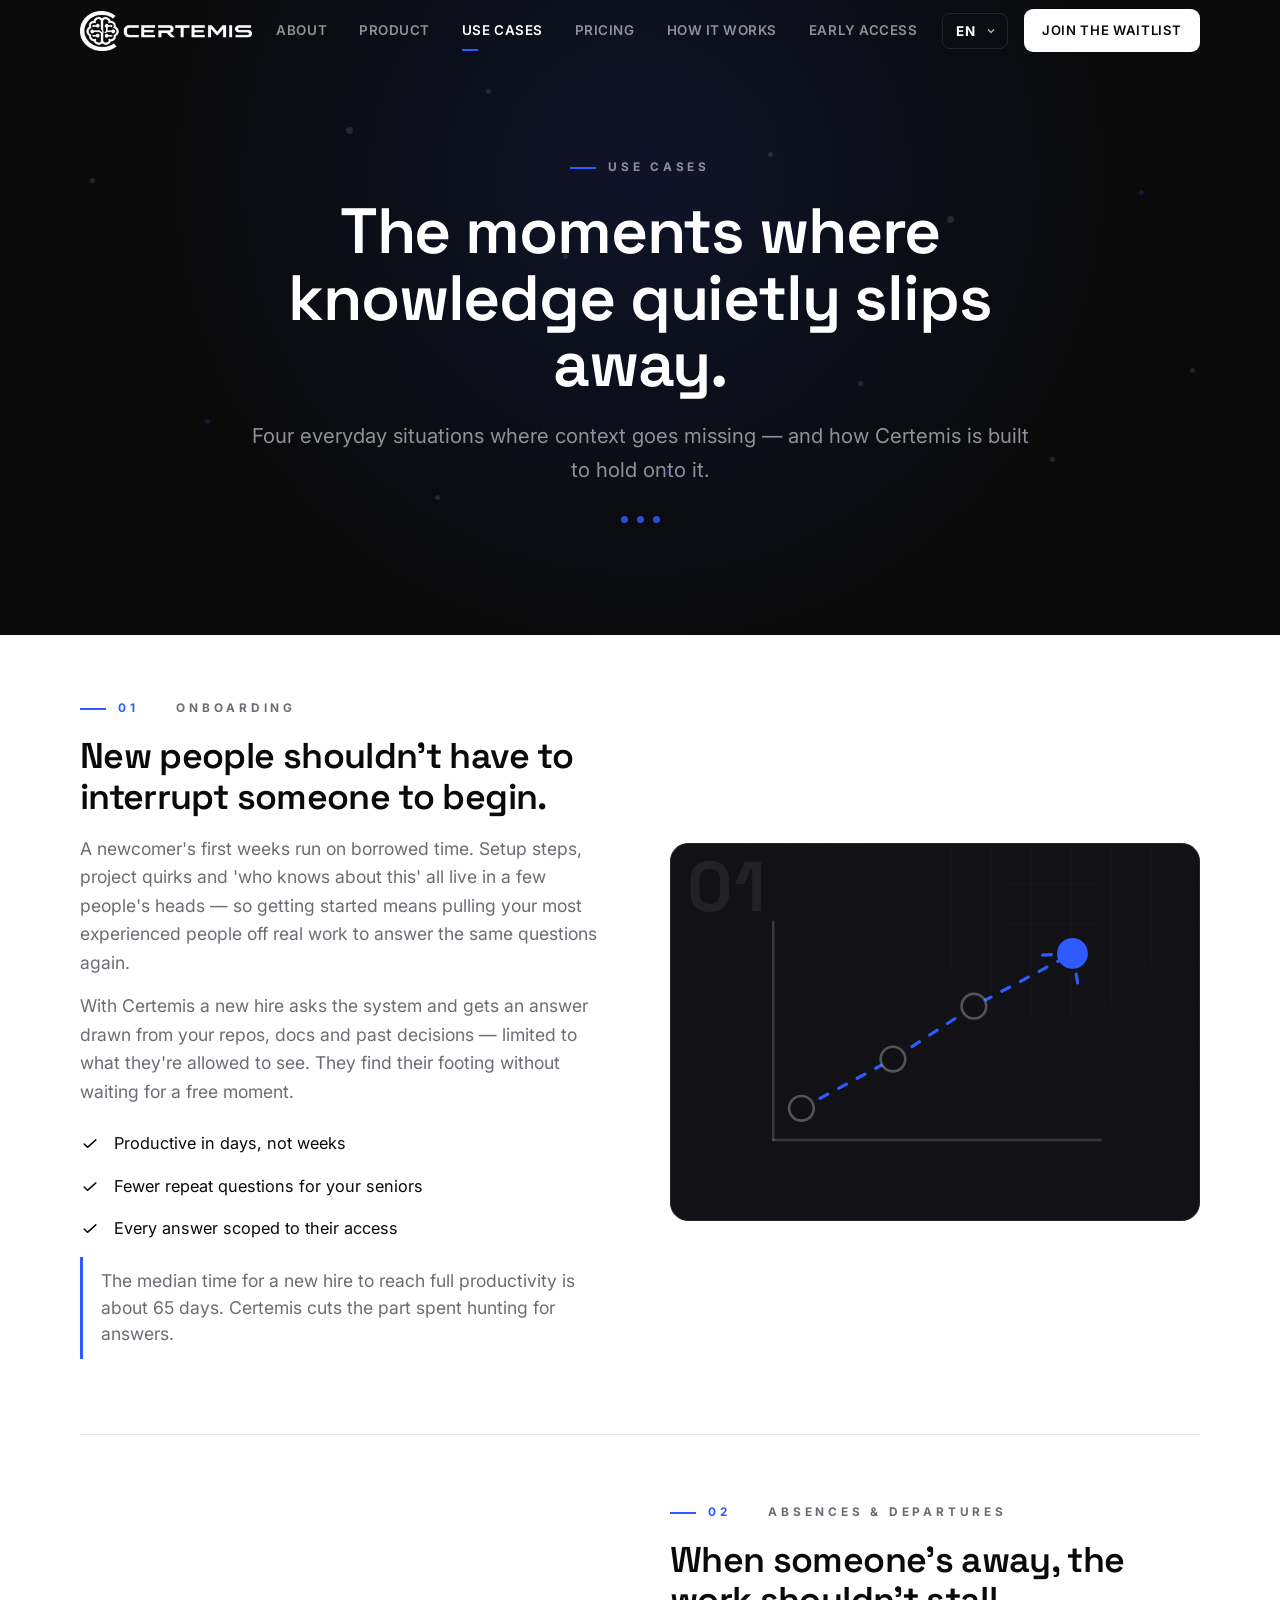
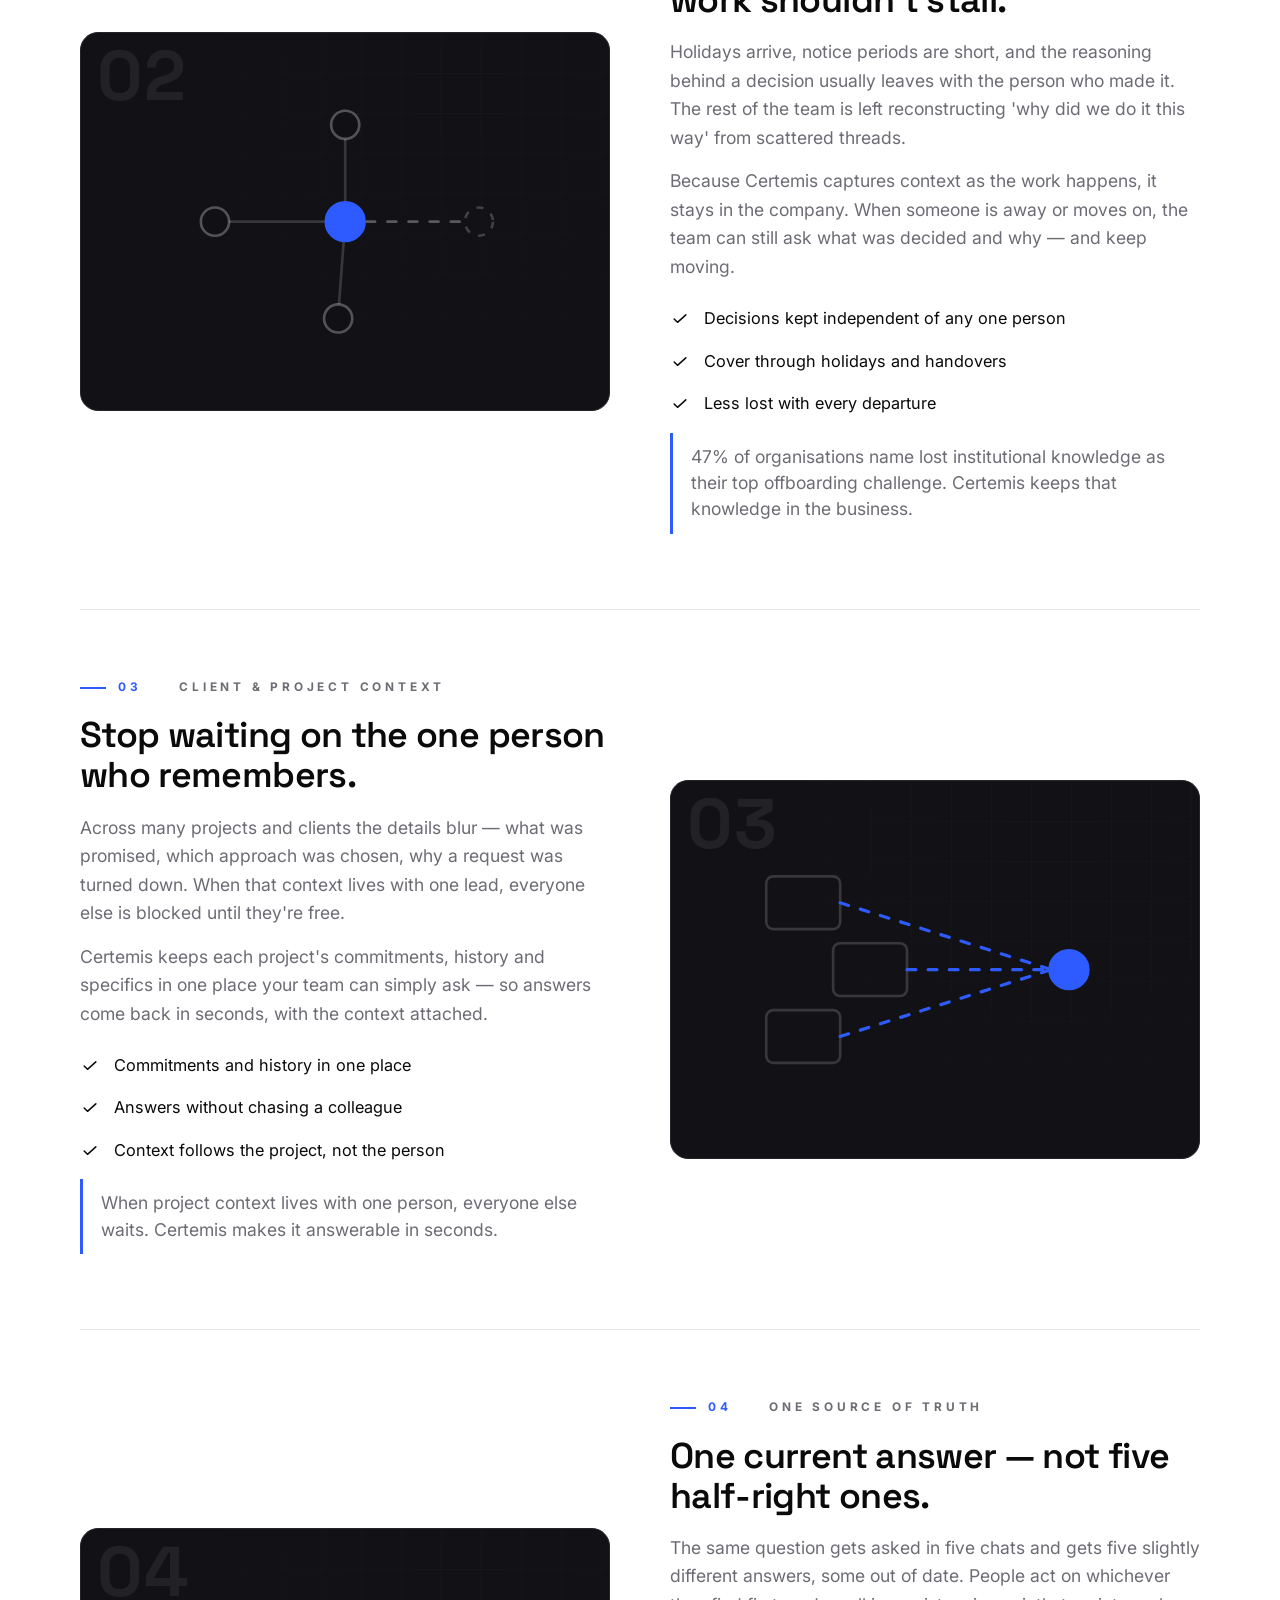
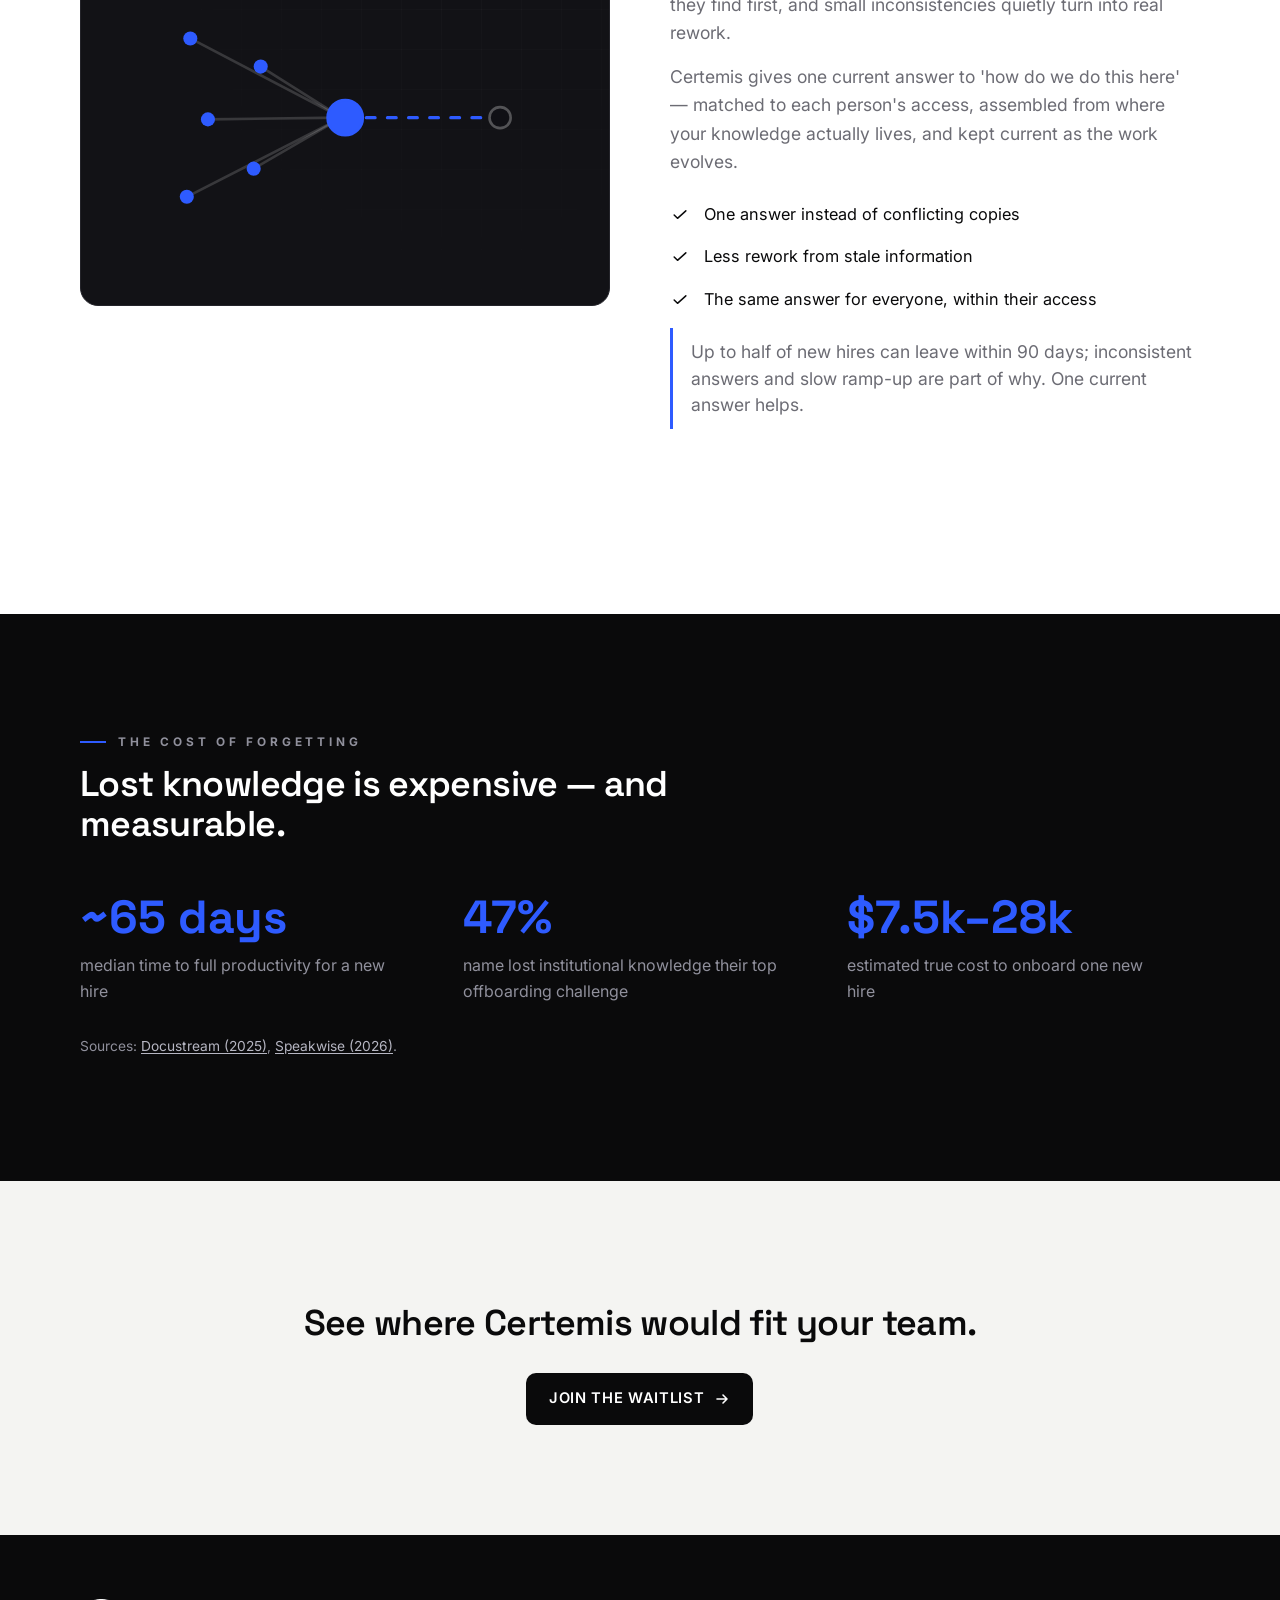
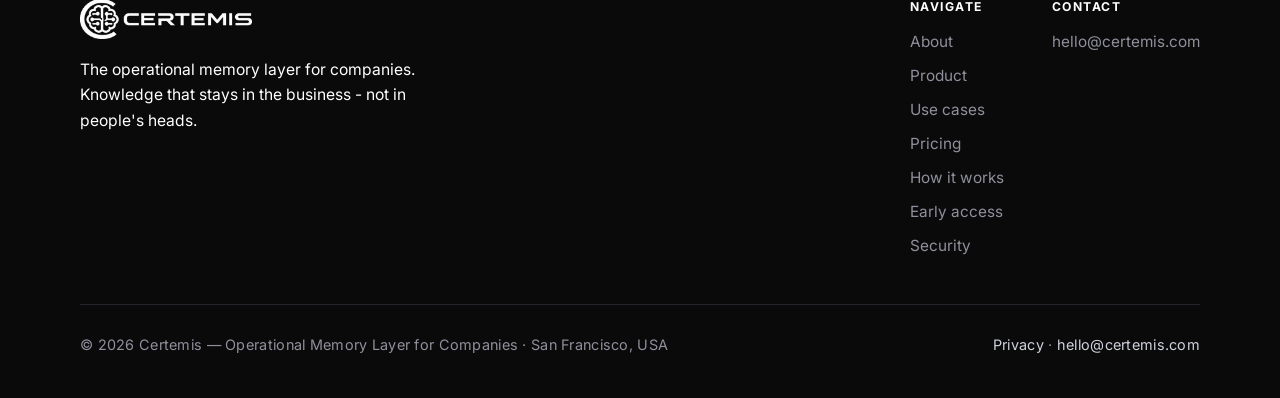
<file: use-cases.html>
<!doctype html>
<html lang="en">
<head>
<meta charset="utf-8">
<meta name="viewport" content="width=device-width, initial-scale=1">
<title>Use cases — Certemis</title>
<meta name="description" content="Where an operational memory earns its keep: onboarding, rotation and continuity, client context, and one source of truth for how your team works.">
<link rel="icon" type="image/png" href="assets/favicon.png">
<link rel="canonical" href="https://certemis.com/use-cases">
<link rel="apple-touch-icon" href="assets/favicon.png">
<meta property="og:type" content="website">
<meta property="og:site_name" content="Certemis">
<meta property="og:title" content="Use cases — Certemis">
<meta property="og:description" content="Where an operational memory earns its keep: onboarding, rotation and continuity, client context, and one source of truth for how your team works.">
<meta property="og:url" content="https://certemis.com/use-cases">
<meta property="og:image" content="https://certemis.com/assets/og-image.png">
<meta property="og:image:width" content="1200">
<meta property="og:image:height" content="630">
<meta property="og:locale" content="en">
<meta property="og:locale:alternate" content="pl">
<meta name="twitter:card" content="summary_large_image">
<meta name="twitter:title" content="Use cases — Certemis">
<meta name="twitter:description" content="Where an operational memory earns its keep: onboarding, rotation and continuity, client context, and one source of truth for how your team works.">
<meta name="twitter:image" content="https://certemis.com/assets/og-image.png">
<link rel="preconnect" href="https://fonts.googleapis.com">
<link rel="preconnect" href="https://fonts.gstatic.com" crossorigin>
<link href="https://fonts.googleapis.com/css2?family=Space+Grotesk:wght@500;600;700&family=Inter:wght@400;500;600;700&display=swap" rel="stylesheet">
<link rel="stylesheet" href="styles.css">
</head>
<body>
<div id="progress"></div>

<header id="hd" class="on-dark">
  <div class="wrap nav">
    <a class="brand" href="index.html" aria-label="Certemis"><span class="mark" aria-hidden="true"></span><span class="wordmark">CERTEMIS</span></a>
    <nav class="nav-mid">
      <a href="about.html" data-i18n="nav.about">About</a>
      <a href="product.html" data-i18n="nav.product">Product</a>
      <a href="use-cases.html" class="active" data-i18n="nav.usecases">Use cases</a>
      <a href="pricing.html" data-i18n="nav.pricing">Pricing</a>
      <a href="how-it-works.html" data-i18n="nav.how">How it works</a>
      <a href="early-access.html" data-i18n="nav.early">Early access</a>
    </nav>
    <div class="nav-right">
      <div class="lang"><select id="langSel" aria-label="Language"><option value="en">EN</option><option value="pl">PL</option></select></div>
      <a class="cta" href="early-access.html" data-i18n="nav.cta">Join the waitlist</a>
      <button id="burger" class="burger" aria-label="Menu"><svg width="24" height="24" viewBox="0 0 24 24" fill="none"><path d="M4 7h16M4 12h16M4 17h16" stroke="currentColor" stroke-width="1.8" stroke-linecap="round"/></svg></button>
    </div>
  </div>
</header>
<nav id="mobile" class="mobile">
  <div class="lang lang-mobile"><select id="langSelMobile" aria-label="Language"><option value="en">EN</option><option value="pl">PL</option></select></div>
  <a href="about.html" data-i18n="nav.about">About</a>
  <a href="product.html" data-i18n="nav.product">Product</a>
  <a href="use-cases.html" data-i18n="nav.usecases">Use cases</a>
  <a href="pricing.html" data-i18n="nav.pricing">Pricing</a>
  <a href="how-it-works.html" data-i18n="nav.how">How it works</a>
  <a href="early-access.html" data-i18n="nav.early">Early access</a>
  <a href="security.html" data-i18n="nav.security">Security</a>
  <a href="early-access.html" data-i18n="nav.cta">Join the waitlist</a>
</nav>

<section class="uc-hero" data-hero-dark>
  <div class="uc-hero-fx" aria-hidden="true">
    <span style="left:7%;top:28%;--t:9s;--d:0s;--dx:12px"></span>
    <span class="a" style="left:16%;top:66%;--t:11s;--d:1.4s;--dx:-10px"></span>
    <span class="lg" style="left:27%;top:20%;--t:12s;--d:3s;--dx:8px"></span>
    <span style="left:34%;top:78%;--t:10s;--d:.6s;--dx:-14px"></span>
    <span style="left:44%;top:40%;--t:13s;--d:2.2s;--dx:10px"></span>
    <span class="a" style="left:52%;top:74%;--t:9.5s;--d:4s;--dx:-8px"></span>
    <span style="left:60%;top:24%;--t:11.5s;--d:1s;--dx:14px"></span>
    <span style="left:67%;top:60%;--t:10.5s;--d:3.4s;--dx:-12px"></span>
    <span class="lg" style="left:74%;top:34%;--t:12.5s;--d:.3s;--dx:9px"></span>
    <span style="left:82%;top:72%;--t:9s;--d:2.6s;--dx:-10px"></span>
    <span class="a" style="left:89%;top:30%;--t:11s;--d:4.6s;--dx:12px"></span>
    <span style="left:93%;top:58%;--t:13s;--d:1.8s;--dx:-8px"></span>
    <span style="left:23%;top:48%;--t:10s;--d:5.2s;--dx:11px"></span>
    <span style="left:38%;top:14%;--t:12s;--d:3.8s;--dx:-13px"></span>
  </div>
  <div class="wrap uc-hero-inner">
    <span class="eyebrow" data-i18n="uc.kicker">Use cases</span>
    <h1 data-i18n="uc.h1">The moments where knowledge quietly slips away.</h1>
    <p data-i18n="uc.p">Four everyday situations where context goes missing — and how Certemis is built to hold onto it.</p>
    <div class="uc-hero-trail" aria-hidden="true"><i></i><i></i><i></i></div>
  </div>
</section>

<section class="hero-next">
  <div class="wrap uc-rows">

    <!-- 01 Onboarding -->
    <div class="uc-row">
      <div class="uc-text reveal">
        <span class="eyebrow"><b style="color:var(--accent)">01</b>&nbsp;&nbsp;<span data-i18n="uc.a.kicker">Onboarding</span></span>
        <h2 data-i18n="uc.a.h">New people shouldn't have to interrupt someone to begin.</h2>
        <p data-i18n="uc.a.p1"></p>
        <p data-i18n="uc.a.p2"></p>
        <ul class="terms">
          <li><svg class="mk" width="20" height="20" viewBox="0 0 24 24" fill="none"><path d="M5 12l4 4L19 7" stroke="currentColor" stroke-width="1.8" stroke-linecap="round" stroke-linejoin="round"/></svg><span data-i18n="uc.a.b1"></span></li>
          <li><svg class="mk" width="20" height="20" viewBox="0 0 24 24" fill="none"><path d="M5 12l4 4L19 7" stroke="currentColor" stroke-width="1.8" stroke-linecap="round" stroke-linejoin="round"/></svg><span data-i18n="uc.a.b2"></span></li>
          <li><svg class="mk" width="20" height="20" viewBox="0 0 24 24" fill="none"><path d="M5 12l4 4L19 7" stroke="currentColor" stroke-width="1.8" stroke-linecap="round" stroke-linejoin="round"/></svg><span data-i18n="uc.a.b3"></span></li>
        </ul>
        <p class="uc-stat" data-i18n="uc.a.stat"></p>
      </div>
      <div class="uc-visual reveal">
        <div class="uc-panel">
          <span class="uc-idx" aria-hidden="true">01</span>
          <svg viewBox="0 0 240 170" fill="none" aria-hidden="true">
            <path class="uc-edge" d="M28 146 H214"/>
            <path class="uc-edge" d="M28 146 V22"/>
            <path class="uc-line" d="M44 128 L96 100 L142 70 L198 40"/>
            <path class="uc-line" d="M198 40 l-17 1 M198 40 l3 17"/>
            <circle class="uc-node" cx="44" cy="128" r="7"/>
            <circle class="uc-node" cx="96" cy="100" r="7"/>
            <circle class="uc-node" cx="142" cy="70" r="7"/>
            <circle class="uc-node accent" cx="198" cy="40" r="8"/>
          </svg>
        </div>
      </div>
    </div>

    <!-- 02 Absences & departures -->
    <div class="uc-row rev">
      <div class="uc-text reveal">
        <span class="eyebrow"><b style="color:var(--accent)">02</b>&nbsp;&nbsp;<span data-i18n="uc.b.kicker">Absences &amp; departures</span></span>
        <h2 data-i18n="uc.b.h">When someone's away, the work shouldn't stall.</h2>
        <p data-i18n="uc.b.p1"></p>
        <p data-i18n="uc.b.p2"></p>
        <ul class="terms">
          <li><svg class="mk" width="20" height="20" viewBox="0 0 24 24" fill="none"><path d="M5 12l4 4L19 7" stroke="currentColor" stroke-width="1.8" stroke-linecap="round" stroke-linejoin="round"/></svg><span data-i18n="uc.b.b1"></span></li>
          <li><svg class="mk" width="20" height="20" viewBox="0 0 24 24" fill="none"><path d="M5 12l4 4L19 7" stroke="currentColor" stroke-width="1.8" stroke-linecap="round" stroke-linejoin="round"/></svg><span data-i18n="uc.b.b2"></span></li>
          <li><svg class="mk" width="20" height="20" viewBox="0 0 24 24" fill="none"><path d="M5 12l4 4L19 7" stroke="currentColor" stroke-width="1.8" stroke-linecap="round" stroke-linejoin="round"/></svg><span data-i18n="uc.b.b3"></span></li>
        </ul>
        <p class="uc-stat" data-i18n="uc.b.stat"></p>
      </div>
      <div class="uc-visual reveal">
        <div class="uc-panel">
          <span class="uc-idx" aria-hidden="true">02</span>
          <svg viewBox="0 0 240 170" fill="none" aria-hidden="true">
            <path class="uc-edge" d="M120 85 L120 34"/>
            <path class="uc-edge" d="M120 85 L116 138"/>
            <path class="uc-edge" d="M120 85 L50 85"/>
            <path class="uc-edge dash" d="M120 85 L192 85"/>
            <circle class="uc-node" cx="120" cy="30" r="8"/>
            <circle class="uc-node" cx="116" cy="140" r="8"/>
            <circle class="uc-node" cx="46" cy="85" r="8"/>
            <circle class="uc-node ghost" cx="196" cy="85" r="8"/>
            <circle class="uc-node accent" cx="120" cy="85" r="11"/>
          </svg>
        </div>
      </div>
    </div>

    <!-- 03 Client & project context -->
    <div class="uc-row">
      <div class="uc-text reveal">
        <span class="eyebrow"><b style="color:var(--accent)">03</b>&nbsp;&nbsp;<span data-i18n="uc.c.kicker">Client &amp; project context</span></span>
        <h2 data-i18n="uc.c.h">Stop waiting on the one person who remembers.</h2>
        <p data-i18n="uc.c.p1"></p>
        <p data-i18n="uc.c.p2"></p>
        <ul class="terms">
          <li><svg class="mk" width="20" height="20" viewBox="0 0 24 24" fill="none"><path d="M5 12l4 4L19 7" stroke="currentColor" stroke-width="1.8" stroke-linecap="round" stroke-linejoin="round"/></svg><span data-i18n="uc.c.b1"></span></li>
          <li><svg class="mk" width="20" height="20" viewBox="0 0 24 24" fill="none"><path d="M5 12l4 4L19 7" stroke="currentColor" stroke-width="1.8" stroke-linecap="round" stroke-linejoin="round"/></svg><span data-i18n="uc.c.b2"></span></li>
          <li><svg class="mk" width="20" height="20" viewBox="0 0 24 24" fill="none"><path d="M5 12l4 4L19 7" stroke="currentColor" stroke-width="1.8" stroke-linecap="round" stroke-linejoin="round"/></svg><span data-i18n="uc.c.b3"></span></li>
        </ul>
        <p class="uc-stat" data-i18n="uc.c.stat"></p>
      </div>
      <div class="uc-visual reveal">
        <div class="uc-panel">
          <span class="uc-idx" aria-hidden="true">03</span>
          <svg viewBox="0 0 240 170" fill="none" aria-hidden="true">
            <rect class="uc-edge" x="24" y="32" width="42" height="30" rx="4"/>
            <rect class="uc-edge" x="24" y="108" width="42" height="30" rx="4"/>
            <rect class="uc-edge" x="62" y="70" width="42" height="30" rx="4"/>
            <path class="uc-line" d="M66 47 L186 85"/>
            <path class="uc-line" d="M104 85 L186 85"/>
            <path class="uc-line" d="M66 123 L186 85"/>
            <circle class="uc-node accent" cx="196" cy="85" r="11"/>
          </svg>
        </div>
      </div>
    </div>

    <!-- 04 One source of truth -->
    <div class="uc-row rev">
      <div class="uc-text reveal">
        <span class="eyebrow"><b style="color:var(--accent)">04</b>&nbsp;&nbsp;<span data-i18n="uc.d.kicker">One source of truth</span></span>
        <h2 data-i18n="uc.d.h">One current answer — not five half-right ones.</h2>
        <p data-i18n="uc.d.p1"></p>
        <p data-i18n="uc.d.p2"></p>
        <ul class="terms">
          <li><svg class="mk" width="20" height="20" viewBox="0 0 24 24" fill="none"><path d="M5 12l4 4L19 7" stroke="currentColor" stroke-width="1.8" stroke-linecap="round" stroke-linejoin="round"/></svg><span data-i18n="uc.d.b1"></span></li>
          <li><svg class="mk" width="20" height="20" viewBox="0 0 24 24" fill="none"><path d="M5 12l4 4L19 7" stroke="currentColor" stroke-width="1.8" stroke-linecap="round" stroke-linejoin="round"/></svg><span data-i18n="uc.d.b2"></span></li>
          <li><svg class="mk" width="20" height="20" viewBox="0 0 24 24" fill="none"><path d="M5 12l4 4L19 7" stroke="currentColor" stroke-width="1.8" stroke-linecap="round" stroke-linejoin="round"/></svg><span data-i18n="uc.d.b3"></span></li>
        </ul>
        <p class="uc-stat" data-i18n="uc.d.stat"></p>
      </div>
      <div class="uc-visual reveal">
        <div class="uc-panel">
          <span class="uc-idx" aria-hidden="true">04</span>
          <svg viewBox="0 0 240 170" fill="none" aria-hidden="true">
            <path class="uc-edge" d="M32 40 L118 85"/>
            <path class="uc-edge" d="M42 86 L118 85"/>
            <path class="uc-edge" d="M30 130 L118 85"/>
            <path class="uc-edge" d="M72 56 L118 85"/>
            <path class="uc-edge" d="M68 114 L118 85"/>
            <circle class="uc-dot" cx="32" cy="40" r="4"/>
            <circle class="uc-dot" cx="42" cy="86" r="4"/>
            <circle class="uc-dot" cx="30" cy="130" r="4"/>
            <circle class="uc-dot" cx="72" cy="56" r="4"/>
            <circle class="uc-dot" cx="68" cy="114" r="4"/>
            <circle class="uc-node accent" cx="120" cy="85" r="10"/>
            <path class="uc-line" d="M132 85 H206"/>
            <circle class="uc-node" cx="208" cy="85" r="6"/>
          </svg>
        </div>
      </div>
    </div>

  </div>
</section>

<section class="dark">
  <div class="wrap">
    <div class="sec-head reveal"><span class="eyebrow" data-i18n="uc.s.kicker">The cost of forgetting</span><h2 data-i18n="uc.s.h2">Lost knowledge is expensive — and measurable.</h2></div>
    <div class="uc-metrics">
      <div class="uc-metric reveal d1"><div class="uc-metric-n" data-i18n="uc.s.m1">~65 days</div><div class="uc-metric-c" data-i18n="uc.s.m1c"></div></div>
      <div class="uc-metric reveal d2"><div class="uc-metric-n" data-i18n="uc.s.m2">47%</div><div class="uc-metric-c" data-i18n="uc.s.m2c"></div></div>
      <div class="uc-metric reveal d3"><div class="uc-metric-n" data-i18n="uc.s.m3">$7.5k–28k</div><div class="uc-metric-c" data-i18n="uc.s.m3c"></div></div>
    </div>
    <p class="uc-src reveal" data-i18n="uc.s.src"></p>
  </div>
</section>

<section class="soft center">
  <div class="wrap">
    <div class="sec-head center reveal"><h2 data-i18n="uc.cta.h">See where Certemis would fit your team.</h2></div>
    <div class="reveal d1" style="margin-top:30px"><a class="btn btn-dark" href="early-access.html"><span data-i18n="uc.cta.btn">Join the waitlist</span><svg width="16" height="16" viewBox="0 0 16 16" fill="none"><path d="M3 8h10M9 4l4 4-4 4" stroke="currentColor" stroke-width="1.6" stroke-linecap="round" stroke-linejoin="round"/></svg></a></div>
  </div>
</section>

<footer>
  <div class="wrap">
    <div class="foot-top">
      <div class="foot-brand"><div class="brand"><span class="mark" aria-hidden="true"></span><span class="wordmark">CERTEMIS</span></div><p class="foot-tag" data-i18n="foot.tag"></p></div>
      <div class="foot-nav">
        <div><h4 data-i18n="foot.h.nav">Navigate</h4><a href="about.html" data-i18n="nav.about">About</a><a href="product.html" data-i18n="nav.product">Product</a><a href="use-cases.html" data-i18n="nav.usecases">Use cases</a><a href="pricing.html" data-i18n="nav.pricing">Pricing</a><a href="how-it-works.html" data-i18n="nav.how">How it works</a><a href="early-access.html" data-i18n="nav.early">Early access</a><a href="security.html" data-i18n="nav.security">Security</a></div>
        <div><h4 data-i18n="foot.h.contact">Contact</h4><a href="mailto:hello@certemis.com">hello@certemis.com</a></div>
      </div>
    </div>
    <div class="foot-bottom"><span>© <span id="yr"></span> <span data-i18n="foot.rights"></span></span><span class="foot-legal"><a href="privacy.html" data-i18n="nav.privacy">Privacy</a> · <a href="mailto:hello@certemis.com">hello@certemis.com</a></span></div>
  </div>
</footer>
<script src="site.js"></script>
<script src="https://app.certemis.com/embed.js" data-certemis-key="pk_r8xnfzLELcNbUHna9-RcPxlk" async></script>
</body>
</html>
</file>
<file: styles.css>
/* === Design tokens === */
:root{
  --ink:#0A0A0B; --ink-2:#121216; --ink-3:#1B1B20;
  --paper:#FFFFFF; --paper-2:#F4F4F2;
  --line:#E6E6E2; --line-dk:#24242A;
  --muted:#6C6C74; --muted-dk:#90909C;
  --accent:#2E5BFF; --accent-dk:#1E45D8; --accent-soft:rgba(46,91,255,.10);
  --maxw:1180px;
  --display:"Space Grotesk",-apple-system,BlinkMacSystemFont,"Segoe UI",sans-serif;
  --body:"Inter",-apple-system,BlinkMacSystemFont,"Segoe UI",sans-serif;
  --mono:"Space Grotesk",ui-monospace,monospace;
}
/* === Base, typography & shared helpers === */
*{box-sizing:border-box}
html{scroll-behavior:smooth}
body{margin:0;background:var(--paper);color:var(--ink);font-family:var(--body);
  font-size:16.5px;line-height:1.62;font-weight:400;-webkit-font-smoothing:antialiased;
  text-rendering:optimizeLegibility;overflow-x:hidden}
a{color:inherit;text-decoration:none}
img{display:block;max-width:100%}
h1,h2,h3{font-family:var(--display);font-weight:600;line-height:1.12;letter-spacing:-.018em;margin:0 0 .4em}
h1{font-size:clamp(1.9rem,4.6vw,3.4rem)}
h2{font-size:clamp(1.5rem,2.8vw,2.35rem)}
h3{font-size:1.14rem;letter-spacing:-.008em}
p{margin:0 0 1em}
.wrap{max-width:var(--maxw);margin:0 auto;padding:0 30px}
.accent{color:var(--accent)}

.eyebrow{font-family:var(--body);text-transform:uppercase;letter-spacing:.32em;font-size:.74rem;
  font-weight:700;color:var(--muted);display:inline-flex;align-items:center;gap:12px}
.eyebrow::before{content:"";width:26px;height:2px;background:var(--accent)}
.eyebrow.c{justify-content:center}
.dark .eyebrow{color:var(--muted-dk)}

.reveal{opacity:0;transform:translateY(22px);transition:opacity .7s cubic-bezier(.2,.7,.2,1),transform .7s cubic-bezier(.2,.7,.2,1)}
.reveal.in{opacity:1;transform:none}
.d1{transition-delay:.07s}.d2{transition-delay:.14s}.d3{transition-delay:.21s}.d4{transition-delay:.28s}
#progress{position:fixed;top:0;left:0;height:2px;width:0;background:var(--accent);z-index:300}

/* === Header & navigation === */
header{position:fixed;top:0;left:0;right:0;z-index:200;transition:background .3s,border-color .3s}
header.solid{background:rgba(255,255,255,.88);backdrop-filter:saturate(180%) blur(16px);border-bottom:1px solid var(--line)}
header.on-dark{border-bottom:1px solid transparent}
header.on-dark.solid{background:rgba(10,10,11,.72);border-bottom:1px solid var(--line-dk)}
.nav{display:flex;align-items:center;justify-content:space-between;height:62px;gap:20px}

.brand{display:flex;align-items:center;gap:13px;color:var(--ink)}
.brand .mark{width:172px;height:44px;flex:0 0 auto;background:currentColor;
  -webkit-mask:url(assets/logo-mask.png) left center/contain no-repeat;mask:url(assets/logo-mask.png) left center/contain no-repeat}
.brand .wordmark{display:none}
header.on-dark .brand{color:#fff}
@media(max-width:520px){.brand .mark{width:140px;height:36px}}

.nav-mid{display:flex;gap:32px;align-items:center}
.nav-mid a{font-family:var(--body);font-weight:600;font-size:.84rem;letter-spacing:.04em;
  text-transform:uppercase;color:var(--muted);transition:color .2s;position:relative;padding:6px 0;white-space:nowrap}
.nav-mid a:hover{color:var(--ink)}
.nav-mid a.active{color:var(--ink)}
.nav-mid a.active::after{content:"";position:absolute;left:0;bottom:-3px;width:16px;height:2px;background:var(--accent)}
header.on-dark .nav-mid a{color:var(--muted-dk)}
header.on-dark .nav-mid a:hover,header.on-dark .nav-mid a.active{color:#fff}
.nav-right{display:flex;align-items:center;gap:16px}
/* Keep the top menu on ONE line between 900–1180px (longer PL labels): fluid gap + font, tighter tracking. >=1180px stays roomy via base rules. */
@media(min-width:901px) and (max-width:1179px){
  .nav{gap:clamp(8px,1.2vw,18px)}
  .nav-mid{gap:clamp(10px,1.5vw,24px)}
  .nav-mid a{font-size:clamp(.78rem,1vw,.9rem);letter-spacing:.02em}
  .nav-right{gap:10px}
}

.lang select{font-family:var(--body);font-weight:700;font-size:.84rem;letter-spacing:.1em;
  padding:9px 30px 9px 13px;border:1px solid var(--line);border-radius:8px;background:transparent;color:var(--ink);
  cursor:pointer;-webkit-appearance:none;appearance:none;outline:none;transition:.2s;
  background-image:url("data:image/svg+xml,%3Csvg xmlns='http://www.w3.org/2000/svg' width='12' height='12' viewBox='0 0 24 24' fill='none' stroke='%236C6C74' stroke-width='2.5'%3E%3Cpath d='M6 9l6 6 6-6'/%3E%3C/svg%3E");
  background-repeat:no-repeat;background-position:right 10px center}
.lang select:hover{border-color:var(--ink)}
header.on-dark .lang select{border-color:var(--line-dk);color:#fff;
  background-image:url("data:image/svg+xml,%3Csvg xmlns='http://www.w3.org/2000/svg' width='12' height='12' viewBox='0 0 24 24' fill='none' stroke='%23B6B6C2' stroke-width='2.5'%3E%3Cpath d='M6 9l6 6 6-6'/%3E%3C/svg%3E")}
header.on-dark .lang select:hover{border-color:#fff}
.lang option{color:#111;background:#fff}

.cta{font-family:var(--body);font-weight:600;font-size:.82rem;letter-spacing:.05em;text-transform:uppercase;
  padding:11px 18px;border-radius:9px;background:var(--ink);color:#fff;transition:.2s;white-space:nowrap}
.cta:hover{background:var(--ink-3);transform:translateY(-1px)}
header.on-dark .cta{background:#fff;color:var(--ink)}
header.on-dark .cta:hover{background:var(--paper-2)}
.burger{display:none;background:none;border:0;cursor:pointer;color:var(--ink);width:30px;height:30px}
/* Burger must stay visible in every header state: dark hero (on-dark) -> white; otherwise the light .solid bg keeps the dark burger readable */
header.on-dark .burger{color:#fff}
@media(max-width:900px){.nav-mid{display:none}.burger{display:grid;place-items:center}}
.mobile{position:fixed;inset:80px 0 auto 0;z-index:190;background:var(--ink);color:#fff;
  border-bottom:1px solid var(--line-dk);transform:translateY(-12px);opacity:0;pointer-events:none;transition:.25s}
.mobile.open{transform:none;opacity:1;pointer-events:auto}
.mobile a{display:block;padding:18px 30px;border-top:1px solid var(--line-dk);
  text-transform:uppercase;letter-spacing:.05em;font-weight:600}

.btn{display:inline-flex;align-items:center;gap:10px;font-family:var(--body);font-weight:600;font-size:.92rem;
  letter-spacing:.045em;text-transform:uppercase;padding:13px 22px;border-radius:10px;cursor:pointer;
  border:1px solid transparent;transition:.2s}
.btn svg{transition:transform .2s}.btn:hover svg{transform:translateX(4px)}
.btn-light{background:#fff;color:var(--ink)}
.btn-light:hover{background:var(--paper-2);transform:translateY(-2px)}
.btn-dark{background:var(--ink);color:#fff}
.btn-dark:hover{background:var(--ink-3);transform:translateY(-2px)}
.btn-line{background:transparent;border-color:rgba(255,255,255,.26);color:#fff}
.btn-line:hover{border-color:#fff}
.btn-accent{background:var(--accent);color:#fff;box-shadow:0 10px 30px -12px rgba(46,91,255,.55)}
.btn-accent:hover{background:var(--accent-dk);transform:translateY(-2px)}

section{padding:110px 0}
.center{text-align:center}
.sec-head{max-width:720px}.sec-head.center{margin:0 auto}
.sec-head h2{margin-top:.34em}
.sec-head p{color:var(--muted);font-size:1.16rem;margin-top:.3em}
.dark{background:var(--ink);color:#fff}
.dark h1,.dark h2,.dark h3{color:#fff}
.dark .sec-head p{color:var(--muted-dk)}
.soft{background:var(--paper-2)}

.phero{background:var(--ink);color:#fff;padding:168px 0 92px;position:relative;overflow:hidden}
.phero::before{content:"";position:absolute;inset:0;opacity:.5;
  background-image:linear-gradient(rgba(255,255,255,.035) 1px,transparent 1px),linear-gradient(90deg,rgba(255,255,255,.035) 1px,transparent 1px);
  background-size:64px 64px;-webkit-mask:radial-gradient(circle at 78% 12%,#000,transparent 72%);mask:radial-gradient(circle at 78% 12%,#000,transparent 72%)}
.phero::after{content:"";position:absolute;left:0;right:0;top:120px;height:1px;background:var(--accent);opacity:.28;animation:scan 7s linear infinite}
@keyframes scan{0%{transform:translateY(-90px)}100%{transform:translateY(320px)}}
.phero .wrap{position:relative;z-index:2}
.phero p{color:var(--muted-dk);font-size:1.2rem;max-width:60ch}

.hero{position:relative;background:var(--ink);color:#fff;overflow:hidden;padding:108px 0 60px}
.hero::before{content:"";position:absolute;inset:0;opacity:.55;
  background-image:linear-gradient(rgba(255,255,255,.035) 1px,transparent 1px),linear-gradient(90deg,rgba(255,255,255,.035) 1px,transparent 1px);
  background-size:64px 64px;-webkit-mask:radial-gradient(circle at 80% 20%,#000,transparent 70%);mask:radial-gradient(circle at 80% 20%,#000,transparent 70%)}
.hero-grid{position:relative;z-index:2;display:grid;grid-template-columns:1.06fr .94fr;gap:54px;align-items:center}
@media(max-width:940px){.hero-grid{grid-template-columns:1fr;gap:30px}}
.kicker{font-family:var(--body);text-transform:uppercase;letter-spacing:.32em;font-size:.76rem;font-weight:700;
  color:var(--muted-dk);margin-bottom:26px;display:flex;align-items:center;gap:12px}
.kicker::before{content:"";width:30px;height:2px;background:var(--accent)}
/* Hero headline is a full sentence — one step below the global h1 scale so it lands in 2–3 lines, not a tall ragged block */
.hero h1{margin-bottom:.36em;font-size:clamp(1.62rem,3.5vw,2.85rem);line-height:1.14}
.hero p.lead{font-size:1.13rem;line-height:1.58;color:#c6c6d0;max-width:54ch;margin-bottom:32px;font-weight:400}
.actions{display:flex;flex-wrap:wrap;gap:15px;align-items:center}
.hero-note{margin-top:22px;font-size:.92rem;color:var(--muted-dk);letter-spacing:.02em}

/* trust strip at the bottom of the hero: live-connector logos, monochrome */
.hero-strip{position:relative;z-index:2;margin-top:58px;padding-top:26px;border-top:1px solid rgba(255,255,255,.10);
  display:flex;align-items:center;gap:16px 34px;flex-wrap:wrap}
.hs-h{font-family:var(--body);font-size:.74rem;font-weight:700;letter-spacing:.24em;text-transform:uppercase;color:var(--muted-dk);white-space:nowrap}
.hs-row{display:flex;align-items:center;gap:14px 24px;flex-wrap:wrap}
.hs-logo{display:inline-flex;color:#fff;opacity:.48;transition:opacity .2s}
.hs-logo:hover{opacity:.95}
.hs-logo svg{width:21px;height:21px}

.viz{position:relative;width:100%;max-width:580px;margin-left:auto;aspect-ratio:1/1}
@media(max-width:940px){.viz{max-width:460px;margin:6px auto 0}}
.viz svg{width:100%;height:100%;overflow:visible}

.strip{display:grid;grid-template-columns:repeat(3,1fr);gap:1px;background:var(--line);
  border:1px solid var(--line);border-radius:14px;overflow:hidden}
@media(max-width:760px){.strip{grid-template-columns:1fr}}
.stat{background:var(--paper);padding:40px 34px}
.stat .num{font-family:var(--display);font-size:2.6rem;font-weight:700;line-height:1}
.stat .num .u{color:var(--muted)}
.stat .num .u.txt{font-size:1.05rem;font-family:var(--body);font-weight:700;letter-spacing:.08em;text-transform:uppercase;margin-left:8px}
.stat .cap{color:var(--muted);font-size:1rem;margin-top:14px}

.features{display:grid;grid-template-columns:repeat(3,1fr);gap:24px}
@media(max-width:920px){.features{grid-template-columns:repeat(2,1fr)}}
@media(max-width:620px){.features{grid-template-columns:1fr}}
.feat{border:1px solid var(--line);border-radius:14px;padding:34px 30px;background:var(--paper);transition:.25s}
.feat:hover{border-color:var(--ink);transform:translateY(-4px)}
.feat .ic{width:48px;height:48px;border:1px solid var(--line);border-radius:11px;display:grid;place-items:center;
  margin-bottom:22px;color:var(--ink);transition:.25s}
.feat:hover .ic{background:var(--ink);color:#fff;border-color:var(--ink)}
.feat h3{margin-bottom:.4em}
.feat p{color:var(--muted);font-size:1rem;margin:0}
.feat .no{font-family:var(--display);font-size:.82rem;color:var(--muted);letter-spacing:.1em;margin-bottom:16px}
.dark .feat{background:var(--ink-2);border-color:var(--line-dk)}
.dark .feat h3{color:#fff}.dark .feat p{color:var(--muted-dk)}
.dark .feat .ic{border-color:var(--line-dk);color:#fff}
.dark .feat:hover{border-color:var(--muted-dk)}

.btn-accent{background:var(--accent);color:#fff}
.btn-accent:hover{background:var(--accent-dk);transform:translateY(-2px)}

.plans{display:grid;grid-template-columns:repeat(4,1fr);gap:20px;align-items:stretch;margin-top:54px}
@media(max-width:920px){.plans{grid-template-columns:repeat(2,1fr)}}
@media(max-width:620px){.plans{grid-template-columns:1fr}}
.plan{display:flex;flex-direction:column;border:1px solid var(--line);border-radius:14px;
  padding:32px 26px;background:var(--paper);transition:.25s;position:relative}
.plan:hover{border-color:var(--ink);transform:translateY(-4px)}
.plan.popular{border-color:var(--accent);box-shadow:0 0 0 1px var(--accent)}
.plan.popular:hover{border-color:var(--accent)}
.plan .badge{position:absolute;top:-12px;left:26px;background:var(--accent);color:#fff;font-family:var(--display);
  font-size:.68rem;font-weight:700;letter-spacing:.12em;text-transform:uppercase;padding:5px 12px;border-radius:7px}
.plan .pname{font-family:var(--display);font-size:.92rem;font-weight:700;letter-spacing:.08em;text-transform:uppercase;color:var(--muted)}
.plan .price{font-family:var(--display);font-weight:700;font-size:2.5rem;line-height:1;margin-top:14px;color:var(--ink)}
.plan .price .per{font-family:var(--body);font-size:1rem;font-weight:600;color:var(--muted);letter-spacing:0}
.plan .pdesc{color:var(--muted);font-size:.97rem;margin:12px 0 0}
.plan .terms{margin:22px 0 26px}
.plan .terms li{font-size:.97rem;margin-bottom:13px}
.plan .terms .mk{color:var(--accent)}
.plan .btn{width:100%;justify-content:center;margin-top:auto;padding:14px 22px}
.plan .btn-line{border-color:var(--line);color:var(--ink)}
.plan .btn-line:hover{border-color:var(--ink);background:var(--paper-2)}
.price-note{color:var(--muted);font-size:.92rem;text-align:center;margin-top:30px}
.price-note a{color:var(--accent);text-decoration:underline}
.dark .terms .mk{color:var(--accent)}
a.feat{display:block;color:var(--ink)}
a.feat .feat-row{display:flex;align-items:center;justify-content:space-between;gap:12px}
a.feat .feat-row svg{flex:0 0 auto;color:var(--muted);transition:transform .2s,color .2s}
a.feat:hover .feat-row svg{transform:translateX(4px);color:var(--ink)}

.compare{display:grid;grid-template-columns:1fr 1fr;gap:1px;background:var(--line);
  border:1px solid var(--line);border-radius:16px;overflow:hidden}
@media(max-width:720px){.compare{grid-template-columns:1fr}}
.compare>div{padding:40px 36px}
.compare .old{background:var(--paper)}
.compare .new{background:var(--ink);color:#fff}
.compare h3{font-size:1.25rem;margin-bottom:18px}
.compare .new h3{color:#fff}
.cmp-li{display:flex;gap:13px;padding:15px 0;border-top:1px solid var(--line);color:var(--muted);font-size:1.02rem;align-items:flex-start}
.compare .new .cmp-li{border-color:var(--line-dk);color:var(--muted-dk)}
.cmp-li .mk{flex:0 0 auto;margin-top:3px;color:var(--muted)}
.compare .new .cmp-li .mk{color:var(--accent)}

.terminal{max-width:780px;margin:50px auto 0;background:var(--ink-2);border:1px solid var(--line-dk);
  border-radius:14px;overflow:hidden;box-shadow:0 30px 60px -40px rgba(0,0,0,.6)}
.term-bar{display:flex;align-items:center;gap:8px;padding:15px 18px;border-bottom:1px solid var(--line-dk)}
.term-bar i{width:11px;height:11px;border-radius:50%;background:#33333c;display:inline-block}
.term-bar span{margin-left:12px;font-family:var(--mono);font-size:.82rem;color:var(--muted-dk);letter-spacing:.06em}
.term-body{padding:26px 28px;font-family:var(--mono);font-size:1.08rem;line-height:1.95;color:#cfd2dd}
.term-prompt{color:var(--accent);font-weight:700}
.term-q{color:#fff}
.type{display:inline-block;overflow:hidden;white-space:nowrap;vertical-align:bottom;
  animation:type 7s steps(40,end) infinite;max-width:42ch}
@keyframes type{0%{width:0}35%{width:42ch}88%{width:42ch}100%{width:0}}
.cursor{display:inline-block;width:9px;height:19px;background:var(--accent);vertical-align:-4px;margin-left:2px;animation:blink 1.1s steps(1) infinite}
@keyframes blink{50%{opacity:0}}
.term-a{display:block;margin-top:14px;color:var(--muted-dk);font-size:.98rem}

.offer-card{display:grid;grid-template-columns:.92fr 1.08fr;background:#fff;
  border:1px solid var(--line);border-radius:18px;overflow:hidden}
@media(max-width:900px){.offer-card{grid-template-columns:1fr}}
.offer-l{padding:50px;background:var(--paper-2);border-right:1px solid var(--line)}
@media(max-width:900px){.offer-l{border-right:0;border-bottom:1px solid var(--line)}}
.spec{font-family:var(--mono);font-size:.76rem;letter-spacing:.18em;text-transform:uppercase;color:var(--muted);
  display:flex;align-items:center;gap:10px;margin-bottom:26px}
.spec::before{content:"";width:8px;height:8px;background:var(--accent);border-radius:50%}
.bigprice{display:flex;align-items:baseline;gap:14px;font-family:var(--display)}
.bigprice .pct{font-size:3.5rem;font-weight:700}
.bigprice .ctx{color:var(--muted);font-size:1.04rem;font-family:var(--body);font-weight:600}
.terms{list-style:none;padding:0;margin:28px 0 0}
.terms li{display:flex;gap:14px;align-items:flex-start;margin-bottom:16px;font-size:1.02rem}
.terms .mk{flex:0 0 auto;margin-top:4px;color:var(--ink)}
.pbar{height:6px;border-radius:99px;background:var(--line);overflow:hidden;margin-top:34px}
.pbar i{display:block;height:100%;width:15%;border-radius:99px;background:var(--ink)}
.pmeta{display:flex;justify-content:space-between;font-size:.84rem;color:var(--muted);margin-top:12px;
  text-transform:uppercase;letter-spacing:.06em;font-weight:700;font-family:var(--mono)}

.offer-r{padding:50px;background:#fff}
.offer-r h3{font-size:1.5rem;margin-bottom:.2em}
.offer-r .sub{color:var(--muted);font-size:1.02rem;margin-bottom:30px}
.frow{display:grid;grid-template-columns:1fr 1fr;gap:22px}
@media(max-width:520px){.frow{grid-template-columns:1fr}}
.field{margin-bottom:22px}.field.full{grid-column:1/-1}
label{display:block;font-family:var(--mono);font-size:.74rem;font-weight:700;letter-spacing:.12em;
  text-transform:uppercase;color:var(--muted);margin-bottom:9px}
label .req{color:var(--accent)}
input,select.fld,textarea{width:100%;padding:9px 2px;border:0;border-bottom:1px solid var(--line);border-radius:0;
  background:transparent;color:var(--ink);font-size:1.04rem;font-family:var(--body);font-weight:600;outline:none;transition:border-color .2s}
textarea{resize:vertical;min-height:78px}
select.fld{-webkit-appearance:none;appearance:none;cursor:pointer;padding-right:26px;
  background-image:url("data:image/svg+xml,%3Csvg xmlns='http://www.w3.org/2000/svg' width='13' height='13' viewBox='0 0 24 24' fill='none' stroke='%236C6C74' stroke-width='2.5'%3E%3Cpath d='M6 9l6 6 6-6'/%3E%3C/svg%3E");background-repeat:no-repeat;background-position:right 2px center}
input::placeholder,textarea::placeholder{color:#b3b3ba}
input:focus,select.fld:focus,textarea:focus{border-bottom-color:var(--accent)}
.btn-submit{width:100%;justify-content:center;background:var(--ink);color:#fff;margin-top:6px;border:0}
.btn-submit:hover{background:var(--ink-3);transform:translateY(-2px)}
.consent{font-size:.84rem;color:var(--muted);margin-top:16px;line-height:1.5;text-transform:none;letter-spacing:0;font-weight:500;font-family:var(--body)}
.consent a{color:var(--ink);text-decoration:underline}
.msg{display:none;margin-top:16px;padding:13px 15px;border-radius:10px;font-size:.96rem}
.msg.ok{display:block;background:var(--accent-soft);color:var(--accent-dk);border:1px solid rgba(46,91,255,.3)}
.msg.err{display:block;background:#fdecec;color:#a32d2d;border:1px solid #f1c4c4}

.faq{max-width:860px;margin:0 auto}
details{border-bottom:1px solid var(--line);padding:4px 2px}
summary{cursor:pointer;list-style:none;display:flex;justify-content:space-between;align-items:center;gap:20px;
  padding:24px 0;font-family:var(--display);font-weight:600;font-size:1.1rem}
summary::-webkit-details-marker{display:none}
.chev{flex:0 0 auto;width:22px;height:22px;transition:.3s;color:var(--muted)}
details[open] .chev{transform:rotate(45deg);color:var(--accent)}
details p{color:var(--muted);margin:0;padding:0 0 26px;font-size:1.04rem;max-width:72ch}

footer{background:var(--ink);color:var(--muted-dk);padding:62px 0 42px}
.foot-top{display:flex;flex-wrap:wrap;justify-content:space-between;gap:30px;align-items:flex-start;
  padding-bottom:36px;border-bottom:1px solid var(--line-dk)}
.foot-brand{color:#fff}
.foot-brand .brand{color:#fff;margin-bottom:16px}
.foot-tag{max-width:36ch;font-size:.98rem}
.foot-nav{display:flex;gap:48px;flex-wrap:wrap}
.foot-nav h4{font-family:var(--body);text-transform:uppercase;letter-spacing:.12em;font-size:.76rem;
  color:#fff;margin:0 0 14px;font-weight:700}
.foot-nav a{display:block;color:var(--muted-dk);font-size:.96rem;margin-bottom:9px;transition:.2s}
.foot-nav a:hover{color:#fff}
.foot-bottom{display:flex;flex-wrap:wrap;justify-content:space-between;gap:14px;margin-top:28px;font-size:.9rem;letter-spacing:.02em}
.foot-bottom a{color:#cfd2dd}

/* --- Mobile/tablet refinements (do not affect >=900px desktop) --- */
/* Mobile menu: never let its items overflow below the viewport */
.mobile{max-height:calc(100vh - 80px);max-height:calc(100dvh - 80px);overflow-y:auto;-webkit-overflow-scrolling:touch}
/* Language switch lives in the burger menu on phones (hidden by default; dark-menu styling) */
.lang-mobile{display:none}
.lang-mobile select{width:auto;color:#fff;border-color:var(--line-dk);
  background-image:url("data:image/svg+xml,%3Csvg xmlns='http://www.w3.org/2000/svg' width='12' height='12' viewBox='0 0 24 24' fill='none' stroke='%23B6B6C2' stroke-width='2.5'%3E%3Cpath d='M6 9l6 6 6-6'/%3E%3C/svg%3E")}
.lang-mobile select:hover{border-color:#fff}
/* Phones: compact header = full logo lockup + CTA + burger; language moves into the burger */
@media(max-width:560px){
  .nav{height:60px;gap:10px}
  /* Full CERTEMIS lockup on phones, just smaller (logo-mask, ~3.9:1 -> 94x24) */
  .brand .mark{width:94px;height:24px;
    -webkit-mask:url(assets/logo-mask.png) left center/contain no-repeat;
    mask:url(assets/logo-mask.png) left center/contain no-repeat}
  header .lang{display:none}
  /* Trimmed so logo + CTA + burger all fit the 300px nav area at 360px */
  header .cta{padding:8px 12px;font-size:.75rem;letter-spacing:.03em}
  .nav-right{gap:10px}
  /* Mobile menu hangs off the now-shorter 60px header */
  .mobile{top:60px;max-height:calc(100vh - 60px);max-height:calc(100dvh - 60px)}
  .mobile .lang-mobile{display:block;padding:16px 30px}
}
/* Phones: tighten section rhythm and oversized paddings that waste width */
@media(max-width:560px){
  section{padding:74px 0}
  .phero{padding:104px 0 64px}
}
/* Phones: the whole hero (headline -> constellation) should read on ONE screen:
   compact type, compact CTAs, constellation pulled up and shrunk instead of
   pushed below the fold */
@media(max-width:600px){
  .hero{padding:88px 0 36px}
  .hero-grid{gap:8px}
  .hero .kicker{font-size:.68rem}
  .hero h1{font-size:1.5rem;line-height:1.2}
  .hero p.lead{font-size:.99rem;line-height:1.5;margin-bottom:20px}
  .hero .actions{gap:9px}
  .hero .actions .btn{padding:11px 15px;font-size:.8rem;letter-spacing:.035em}
  .hero-note{margin-top:12px;font-size:.78rem}
  .viz{max-width:288px;margin:20px auto 0}
  .ha-lbl{top:calc(100% + 5px)}
  .hero-strip{margin-top:30px;padding-top:16px;gap:10px 18px}
  .hs-h{font-size:.64rem;letter-spacing:.18em}
  .hs-row{gap:12px 16px}
  .hs-logo svg{width:17px;height:17px}
}
/* Phones: roomier form by trimming the large card padding */
@media(max-width:520px){
  .offer-l,.offer-r{padding:32px 24px}
  .term-body{font-size:.94rem;padding:20px 18px;line-height:1.8}
  .term-bar{padding:13px 16px}
}

/* === Use-cases zig-zag (page-scoped, additive — does not touch shared rules) === */
.uc-rows{display:flex;flex-direction:column}
.uc-row{display:grid;grid-template-columns:1fr 1fr;gap:60px;align-items:center;padding:60px 0}
.uc-row:first-child{padding-top:0}
.uc-row + .uc-row{border-top:1px solid var(--line)}
/* alternating rows: reverse column order for the zig-zag */
.uc-row.rev .uc-text{order:2}
.uc-row.rev .uc-visual{order:1}
.uc-text .eyebrow{margin-bottom:18px}
.uc-text h2{margin:0 0 .5em}
.uc-text p{color:var(--muted);font-size:1.1rem;margin:0 0 15px;max-width:54ch}
.uc-text .terms{margin-top:24px}

.uc-visual{position:relative}
.uc-panel{position:relative;overflow:hidden;display:grid;place-items:center;
  background:var(--ink-2);border:1px solid var(--line-dk);border-radius:18px;
  aspect-ratio:7/5;color:#fff}
.uc-panel::before{content:"";position:absolute;inset:0;opacity:.55;pointer-events:none;
  background-image:linear-gradient(rgba(255,255,255,.045) 1px,transparent 1px),linear-gradient(90deg,rgba(255,255,255,.045) 1px,transparent 1px);
  background-size:40px 40px;-webkit-mask:radial-gradient(circle at 72% 16%,#000,transparent 74%);mask:radial-gradient(circle at 72% 16%,#000,transparent 74%)}
.uc-panel svg{position:relative;z-index:2;width:80%;height:80%;overflow:visible}
/* large faint chapter index watermark inside each panel */
.uc-idx{position:absolute;top:8px;left:16px;z-index:1;pointer-events:none;
  font-family:var(--display);font-weight:700;line-height:1;letter-spacing:.02em;
  font-size:clamp(2.6rem,7vw,4.4rem);color:rgba(255,255,255,.07)}

/* shared SVG primitives for the panels (echo the hero graph aesthetic) */
.uc-edge{stroke:rgba(255,255,255,.16);stroke-width:1.5;fill:none;stroke-linecap:round;stroke-linejoin:round}
.uc-edge.dash{stroke:rgba(255,255,255,.3);stroke-dasharray:5 7}
.uc-line{stroke:var(--accent);stroke-width:1.8;fill:none;stroke-linecap:round;stroke-linejoin:round}
.uc-node{fill:#101015;stroke:rgba(255,255,255,.28);stroke-width:1.5}
.uc-node.accent{fill:var(--accent);stroke:var(--accent)}
.uc-node.ghost{fill:none;stroke:rgba(255,255,255,.2);stroke-dasharray:4 5}
.uc-dot{fill:var(--accent)}

@media(max-width:760px){
  .uc-row{grid-template-columns:1fr;gap:30px;padding:44px 0}
  /* mobile: always text first, visual after — even on reversed rows (matches .rev specificity) */
  .uc-row .uc-text,.uc-row.rev .uc-text{order:1}
  .uc-row .uc-visual,.uc-row.rev .uc-visual{order:2}
  .uc-text p{max-width:none}
  .uc-panel{aspect-ratio:16/9}
  .uc-idx{font-size:clamp(2.1rem,11vw,3.2rem)}
}

/* ===================================================================
   Premium motion layer (additive). Everything here is GPU-only
   (transform/opacity/filter; width only on .pbar i) and gated by
   js-ready + prefers-reduced-motion. Without JS or under reduced
   motion the page is fully static and visible.
   =================================================================== */

/* 4. Reveal: add a focus-in blur on top of the existing translateY/opacity */
@media (prefers-reduced-motion: no-preference){
  .reveal{filter:blur(6px);
    transition:opacity .7s cubic-bezier(.2,.7,.2,1),transform .7s cubic-bezier(.2,.7,.2,1),filter .7s cubic-bezier(.2,.7,.2,1)}
  .reveal.in{filter:blur(0)}
}
/* Reduced motion: show everything statically, no transitions/blur */
@media (prefers-reduced-motion: reduce){
  .reveal{opacity:1;transform:none;filter:none;transition:none}
}

/* 6. Page transitions — only with JS active AND motion allowed. Default body stays opaque. */
@media (prefers-reduced-motion: no-preference){
  html.js-ready body{opacity:0}
  html.js-ready body.page-in{opacity:1;transition:opacity .4s ease}
  html.js-ready body.page-out{opacity:0;transition:opacity .25s ease}
}

/* 3. Magnetic buttons — JS sets the transform; here we add a softer hover shadow + scale hint.
   Pointer/hover + motion gated so touch and reduced-motion are unaffected. */
@media (hover:hover) and (pointer:fine) and (prefers-reduced-motion: no-preference){
  .btn,.cta{will-change:transform}
  .btn:hover{box-shadow:0 12px 30px -12px rgba(10,10,11,.38)}
  .btn-dark:hover,.btn-line:hover,.btn-accent:hover,.btn-submit:hover{box-shadow:0 14px 34px -14px rgba(0,0,0,.5)}
  .cta:hover{box-shadow:0 10px 24px -12px rgba(10,10,11,.5)}
}

/* 2. Cursor glow — host class + element are only added by JS in rich mode */
.cg-host{position:relative;overflow:hidden}
.cg-host > .wrap{position:relative;z-index:1}
.cursor-glow{position:absolute;inset:0;z-index:0;pointer-events:none;overflow:hidden;opacity:0;transition:opacity .5s ease}
.cursor-glow b{position:absolute;top:0;left:0;width:520px;height:520px;margin:-260px 0 0 -260px;border-radius:50%;
  background:radial-gradient(circle, rgba(46,91,255,.10), rgba(46,91,255,0) 65%);will-change:transform}

/* 1. Hero graph parallax wrapper (JS writes translate3d here) */
.viz{will-change:transform}

/* 5. Progress-bar fill (width is the one allowed layout transition) */
@media (prefers-reduced-motion: no-preference){
  html.js-ready .pbar i{transition:width 1.2s cubic-bezier(.2,.7,.2,1)}
}

/* ===================================================================
   Hero memory visualization (lives inside .viz): source nodes + connecting
   lines + flowing particles + a pulsing accent core with the Certemis
   symbol + orbiting points. Base styles = STATIC state (no JS / reduced
   motion); the loops below are layered on only when motion is allowed.
   =================================================================== */
.hero-anim{position:absolute;inset:0;font-family:var(--body);color:#fff}

/* connecting lines: faint base (.ln) + accent particles flowing node -> core (.fl) */
.ha-lines{position:absolute;inset:0;width:100%;height:100%;overflow:visible}
.ha-lines .ln{stroke:rgba(255,255,255,.20);stroke-width:1;fill:none;vector-effect:non-scaling-stroke}
.ha-lines .fl{stroke:var(--accent);stroke-width:1.7;fill:none;stroke-linecap:round;
  stroke-dasharray:2.5 21;stroke-dashoffset:23.5;vector-effect:non-scaling-stroke}

/* source nodes: glass logo tiles on two radii around the core (inner = bigger,
   outer .sm = smaller & dimmer for depth). Anchor = tile centre, so the
   connecting lines meet each tile exactly. Logos stay monochrome (currentColor). */
.ha-node{position:absolute;transform:translate(-50%,-50%);display:grid;place-items:center;
  width:clamp(36px,7.6vw,46px);height:clamp(36px,7.6vw,46px);border-radius:26%;
  background:rgba(255,255,255,.05);border:1px solid rgba(255,255,255,.14);
  color:#e8eaf2;box-shadow:0 6px 22px -8px rgba(0,0,0,.55),inset 0 1px 0 rgba(255,255,255,.06)}
.ha-node svg{width:54%;height:54%;fill:currentColor}
.ha-node.sm{width:clamp(30px,6.2vw,38px);height:clamp(30px,6.2vw,38px)}
.ha-lbl{position:absolute;top:calc(100% + 8px);left:50%;transform:translateX(-50%);font-size:clamp(.66rem,1.45vw,.84rem);font-weight:600;letter-spacing:.03em;color:#dde0ea;white-space:nowrap}
.ha-node.n1{left:50%;top:16%}.ha-node.n2{left:78%;top:15%}.ha-node.n3{left:82%;top:41%}
.ha-node.n4{left:93%;top:64%}.ha-node.n5{left:69%;top:78%}.ha-node.n6{left:50%;top:92%}
.ha-node.n7{left:31%;top:78%}.ha-node.n8{left:7%;top:64%}.ha-node.n9{left:18%;top:41%}
.ha-node.n10{left:22%;top:15%}

/* orbiting accent points */
.ha-orbit{position:absolute;left:50%;top:50%;width:42%;height:42%;transform:translate(-50%,-50%);border-radius:50%}
.ha-orbit i{position:absolute;width:7px;height:7px;border-radius:50%;background:var(--accent);transform:translate(-50%,-50%);opacity:0}
.ha-orbit i:nth-child(1){left:50%;top:0}
.ha-orbit i:nth-child(2){left:93.3%;top:75%}
.ha-orbit i:nth-child(3){left:6.7%;top:75%}

/* core: blue circle + white Certemis symbol (CSS mask, like .brand .mark) + ping rings */
.ha-core{position:absolute;left:50%;top:50%;transform:translate(-50%,-50%);
  width:clamp(64px,15vw,96px);height:clamp(64px,15vw,96px);border-radius:50%;background:var(--accent);
  display:grid;place-items:center;box-shadow:0 0 0 8px rgba(46,91,255,.12),0 0 34px -8px rgba(46,91,255,.4)}
.ha-sym{width:52%;height:52%;background:#fff;
  -webkit-mask:url(assets/symbol-mask.png) center/contain no-repeat;
  mask:url(assets/symbol-mask.png) center/contain no-repeat}
.ha-ping{position:absolute;inset:0;border-radius:50%;border:1.5px solid var(--accent);opacity:.4}

@keyframes ha-flow{from{stroke-dashoffset:23.5}to{stroke-dashoffset:0}}
@keyframes ha-ping{0%{transform:scale(1);opacity:.55}70%{transform:scale(2.4);opacity:0}100%{opacity:0}}
@keyframes ha-spin{to{transform:translate(-50%,-50%) rotate(360deg)}}
@keyframes ha-draw{from{stroke-dashoffset:60}to{stroke-dashoffset:0}}
@keyframes ha-src-in{from{opacity:0;transform:translate(-50%,-50%) scale(.5)}to{opacity:1;transform:translate(-50%,-50%) scale(1)}}
@keyframes ha-core-in{from{opacity:0;transform:translate(-50%,-50%) scale(.3)}to{opacity:1;transform:translate(-50%,-50%) scale(1)}}
@keyframes ha-core-glow{0%,100%{box-shadow:0 0 0 8px rgba(46,91,255,.12),0 0 34px -8px rgba(46,91,255,.4)}50%{box-shadow:0 0 0 13px rgba(46,91,255,.18),0 0 60px -2px rgba(46,91,255,.7)}}
@keyframes ha-orbit-in{from{opacity:0}to{opacity:.5}}
@keyframes hero-in{from{opacity:0;transform:translateY(16px);filter:blur(7px)}to{opacity:1;transform:none;filter:blur(0)}}

/* Motion ON (pure CSS, no JS needed): one-time entrance + slow ambient loops (~13s) */
@media (prefers-reduced-motion: no-preference){
  .ha-node{animation:ha-src-in 1s cubic-bezier(.2,.7,.2,1) both}
  .ha-node.n2{animation-delay:.07s}.ha-node.n3{animation-delay:.14s}.ha-node.n4{animation-delay:.21s}
  .ha-node.n5{animation-delay:.28s}.ha-node.n6{animation-delay:.35s}.ha-node.n7{animation-delay:.42s}
  .ha-node.n8{animation-delay:.49s}.ha-node.n9{animation-delay:.56s}.ha-node.n10{animation-delay:.63s}

  .ha-lines .ln{stroke-dasharray:60;animation:ha-draw 1.5s ease both}
  .ha-lines .fl{animation:ha-flow 5.5s linear infinite}
  .ha-lines .fl.f2{animation-delay:-.55s}.ha-lines .fl.f3{animation-delay:-1.1s}
  .ha-lines .fl.f4{animation-delay:-1.65s}.ha-lines .fl.f5{animation-delay:-2.2s}.ha-lines .fl.f6{animation-delay:-2.75s}
  .ha-lines .fl.f7{animation-delay:-3.3s}.ha-lines .fl.f8{animation-delay:-3.85s}
  .ha-lines .fl.f9{animation-delay:-4.4s}.ha-lines .fl.f10{animation-delay:-4.95s}

  .ha-core{animation:ha-core-in 1.1s .4s cubic-bezier(.2,.7,.2,1) both, ha-core-glow 6s ease-in-out 1.6s infinite}
  .ha-ping{opacity:0;animation:ha-ping 4.4s ease-out 1.4s infinite}
  .ha-ping.p2{animation-delay:3.6s}

  .ha-orbit{animation:ha-spin 13s linear infinite}
  .ha-orbit i{animation:ha-orbit-in 1.2s 1.1s both}

  /* Hero text (left column): one-time cascade — fade-up + focus-in (~1s) */
  .hero .kicker,.hero h1,.hero p.lead,.hero .actions,.hero .hero-note,.hero .hero-strip{animation:hero-in .8s cubic-bezier(.2,.7,.2,1) both}
  .hero h1{animation-delay:.09s}
  .hero p.lead{animation-delay:.18s}
  .hero .actions{animation-delay:.27s}
  .hero .hero-note{animation-delay:.36s}
  .hero .hero-strip{animation-delay:.5s}
}

/* Reduced motion: static memory map — nodes, faint lines, core+symbol; no particles/spin/pulse */
@media (prefers-reduced-motion: reduce){
  .ha-lines .fl{display:none}
  .ha-orbit{display:none}
}

/* Very narrow phones: drop source labels for clarity */
@media (max-width:480px){
  .ha-lbl{display:none}
}

/* ===================================================================
   How-it-works vertical timeline (page-scoped). Single accent rail with
   numbered nodes; line segments draw per-step on reveal (existing IO),
   nodes pulse. Reduced motion / no JS: static line + nodes.
   =================================================================== */
.tl{position:relative;--n:64px;max-width:820px}
.tl-item{position:relative;display:grid;grid-template-columns:var(--n) 1fr;gap:28px;align-items:start;padding:0 0 56px}
.tl-item:last-child{padding-bottom:0}

/* accent connecting line — one segment per step so variable text heights stay connected */
.tl-item::before{content:"";position:absolute;left:calc(var(--n)/2 - 1px);top:0;bottom:0;width:2px;
  background:var(--accent);opacity:.45;z-index:0;
  transform:scaleY(0);transform-origin:top;transition:transform .8s cubic-bezier(.2,.7,.2,1)}
.tl-item:first-child::before{top:calc(var(--n)/2)}
.tl-item:last-child::before{bottom:auto;height:calc(var(--n)/2)}
.tl-item.in::before{transform:scaleY(1)}

/* numbered node sitting on the rail */
.tl-node{position:relative;z-index:2;width:var(--n);height:var(--n);border-radius:50%;display:grid;place-items:center;
  background:var(--ink-2);border:2px solid var(--accent);box-shadow:0 0 22px -6px rgba(46,91,255,.6);
  font-family:var(--display);font-weight:700;font-size:1.25rem;color:#fff}
.tl-node span{position:relative;z-index:2}
.tl-node::after{content:"";position:absolute;inset:-6px;border-radius:50%;border:1px solid var(--accent);opacity:0;pointer-events:none}

.tl-body{padding-top:15px}
.tl-body h3{font-size:1.4rem;color:#fff;margin:0 0 .32em}
.tl-body p{color:var(--muted-dk);margin:0;max-width:60ch;font-size:1.06rem}

@keyframes tl-pulse{0%{transform:scale(.92);opacity:.5}70%{transform:scale(1.6);opacity:0}100%{opacity:0}}
@media (prefers-reduced-motion: no-preference){
  .tl-node::after{animation:tl-pulse 3.2s ease-out infinite}
  .tl-item.d1 .tl-node::after{animation-delay:.5s}
  .tl-item.d2 .tl-node::after{animation-delay:1s}
  .tl-item.d3 .tl-node::after{animation-delay:1.5s}
}
/* reduced motion: full static line, no draw/pulse */
@media (prefers-reduced-motion: reduce){
  .tl-item::before{transform:none;transition:none}
}

@media(max-width:560px){
  .tl{--n:52px}
  .tl-item{gap:18px;padding-bottom:42px}
  .tl-node{font-size:1.05rem}
  .tl-body{padding-top:11px}
  .tl-body h3{font-size:1.22rem}
}

/* ===================================================================
   Security bento dashboard (page-scoped): asymmetric grid, one dark
   focal "hero" tile (2x2) + five light tiles. Reuses the .feat look.
   =================================================================== */
.secd{display:grid;grid-template-columns:repeat(3,1fr);gap:18px;grid-auto-rows:minmax(160px,auto)}
.secd-tile{position:relative;display:flex;flex-direction:column;border:1px solid var(--line);border-radius:16px;
  background:var(--paper);padding:28px 26px;transition:.25s}
.secd-tile:hover{border-color:var(--ink);transform:translateY(-4px)}
.secd-ic{flex:0 0 auto;width:46px;height:46px;border:1px solid var(--line);border-radius:11px;display:grid;place-items:center;
  color:var(--ink);margin-bottom:18px;transition:.25s}
.secd-tile:hover .secd-ic{background:var(--ink);color:#fff;border-color:var(--ink)}
.secd-tile h3{font-size:1.14rem;margin:0 0 .4em;color:var(--ink)}
.secd-tile p{color:var(--muted);font-size:1rem;margin:0}

/* focal hero tile — dark, 2x2, subtle HUD grid + accent */
.secd-hero{grid-column:1 / span 2;grid-row:1 / span 2;justify-content:center;overflow:hidden;
  background:var(--ink);border-color:var(--line-dk);color:#fff;padding:40px 38px}
.secd-hero::before{content:"";position:absolute;inset:0;opacity:.5;pointer-events:none;
  background-image:linear-gradient(rgba(255,255,255,.04) 1px,transparent 1px),linear-gradient(90deg,rgba(255,255,255,.04) 1px,transparent 1px);
  background-size:46px 46px;-webkit-mask:radial-gradient(circle at 80% 16%,#000,transparent 75%);mask:radial-gradient(circle at 80% 16%,#000,transparent 75%)}
.secd-hero > *{position:relative;z-index:1}
.secd-hero .secd-ic{width:60px;height:60px;border-color:var(--accent);color:#fff;margin-bottom:24px}
.secd-hero .secd-ic svg{width:30px;height:30px}
.secd-hero h3{font-size:clamp(1.5rem,2.4vw,2.05rem);color:#fff;margin-bottom:.42em}
.secd-hero p{color:var(--muted-dk);font-size:1.1rem;max-width:42ch}
.secd-hero:hover{border-color:var(--accent)}
.secd-hero:hover .secd-ic{background:var(--accent);color:#fff;border-color:var(--accent)}

/* tablet: hero full-width banner on top, last tile full-width footer, rest in 2 cols */
@media(max-width:920px){
  .secd{grid-template-columns:repeat(2,1fr)}
  .secd-hero{grid-column:1 / -1;grid-row:auto;justify-content:flex-start}
  .secd > :last-child{grid-column:1 / -1}
}
/* mobile: single column, all full width */
@media(max-width:620px){
  .secd{grid-template-columns:1fr;grid-auto-rows:auto}
  .secd-hero,.secd > :last-child{grid-column:auto}
}

/* ===================================================================
   About — editorial layout (page-scoped): mission statement with an
   accent rule + lead, and values as a numbered vertical axis.
   =================================================================== */
.ab-mission{max-width:980px}
.ab-statement{display:grid;grid-template-columns:4px 1fr;column-gap:34px;margin-top:24px}
.ab-rule{grid-column:1;grid-row:1 / span 2;background:var(--accent);border-radius:2px}
.ab-statement h2{grid-column:2;grid-row:1;margin:0;font-size:clamp(2rem,4.8vw,3.5rem);line-height:1.04;letter-spacing:.004em}
.ab-lead{grid-column:2;grid-row:2;margin:28px 0 0;max-width:54ch;color:var(--muted);
  font-size:clamp(1.1rem,1.5vw,1.3rem);line-height:1.55;font-weight:500}

.ab-values{margin-top:46px;max-width:880px}
.ab-val{display:grid;grid-template-columns:auto 1fr;gap:30px;align-items:start;
  padding:34px 0;border-top:1px solid var(--line)}
.ab-val:last-child{border-bottom:1px solid var(--line)}
.ab-num{font-family:var(--display);font-weight:700;line-height:.9;color:var(--accent);
  font-size:clamp(1.9rem,3.4vw,2.7rem);min-width:2.2ch}
.ab-val-body h3{margin:0 0 .4em;font-size:clamp(1.2rem,2vw,1.5rem)}
.ab-val-body p{margin:0;color:var(--muted);font-size:1.08rem;max-width:60ch}

@media(max-width:560px){
  .ab-statement{column-gap:22px}
  .ab-val{gap:20px;padding:26px 0}
}

/* ===================================================================
   Use-cases — unique animated banner ("knowledge quietly slips away")
   and living scenario panels. Page-scoped; global .phero is untouched.
   =================================================================== */
.uc-hero{position:relative;overflow:hidden;background:var(--ink);color:#fff;padding:150px 0 112px}
.uc-hero::before{content:"";position:absolute;inset:0;z-index:0;pointer-events:none;
  background:radial-gradient(circle at 50% 28%,rgba(46,91,255,.12),transparent 60%)}
.uc-hero-inner{position:relative;z-index:2;max-width:880px;margin:0 auto;text-align:center}
.uc-hero .eyebrow{justify-content:center;color:var(--muted-dk)}
.uc-hero h1{font-size:clamp(2.2rem,5.4vw,4rem);line-height:1.04;margin:.32em 0 .34em}
.uc-hero p{color:var(--muted-dk);font-size:clamp(1.05rem,1.6vw,1.32rem);max-width:60ch;margin:0 auto}

/* drifting, fading knowledge particles */
.uc-hero-fx{position:absolute;inset:0;z-index:1;overflow:hidden;pointer-events:none}
.uc-hero-fx span{position:absolute;width:5px;height:5px;border-radius:50%;background:rgba(255,255,255,.5);opacity:.22}
.uc-hero-fx span.a{background:var(--accent)}
.uc-hero-fx span.lg{width:7px;height:7px}

/* fading dot trail woven under the copy (theme accent) */
.uc-hero-trail{display:flex;gap:9px;justify-content:center;margin-top:30px}
.uc-hero-trail i{width:7px;height:7px;border-radius:50%;background:var(--accent);opacity:.85}

@keyframes uc-drift{0%{opacity:0;transform:translate3d(0,0,0) scale(.5)}20%{opacity:.5}75%{opacity:.16}100%{opacity:0;transform:translate3d(var(--dx,10px),-46px,0) scale(1.15)}}
@keyframes uc-fadeout{0%,100%{opacity:.85;transform:translateY(0)}60%{opacity:.06;transform:translateY(-4px)}}
@keyframes uc-hero-in{from{opacity:0;transform:translateY(16px);filter:blur(6px)}to{opacity:1;transform:none;filter:blur(0)}}

/* living scenario panels */
@keyframes uc-pulse{0%,100%{transform:scale(1)}50%{transform:scale(1.13)}}
@keyframes uc-twinkle{0%,100%{opacity:1}50%{opacity:.3}}
@keyframes uc-ghost{0%,100%{opacity:.5}50%{opacity:.1}}
@keyframes uc-flow{to{stroke-dashoffset:-24}}

@media (prefers-reduced-motion: no-preference){
  .uc-hero-fx span{animation:uc-drift var(--t,9s) ease-in-out var(--d,0s) infinite}
  .uc-hero-trail i{animation:uc-fadeout 3s ease-in-out infinite}
  .uc-hero-trail i:nth-child(2){animation-delay:.4s}
  .uc-hero-trail i:nth-child(3){animation-delay:.8s}

  .uc-hero-inner .eyebrow,.uc-hero-inner h1,.uc-hero-inner p{animation:uc-hero-in .8s cubic-bezier(.2,.7,.2,1) both}
  .uc-hero-inner h1{animation-delay:.1s}
  .uc-hero-inner p{animation-delay:.2s}
  .uc-hero-trail{animation:uc-hero-in .8s cubic-bezier(.2,.7,.2,1) .3s both}

  .uc-panel .uc-node.accent{transform-box:fill-box;transform-origin:center;animation:uc-pulse 3s ease-in-out infinite}
  .uc-panel .uc-node.ghost{animation:uc-ghost 4s ease-in-out infinite}
  .uc-panel .uc-dot{transform-box:fill-box;transform-origin:center;animation:uc-twinkle 3s ease-in-out infinite}
  .uc-panel .uc-dot:nth-of-type(2){animation-delay:.5s}
  .uc-panel .uc-dot:nth-of-type(3){animation-delay:1s}
  .uc-panel .uc-dot:nth-of-type(4){animation-delay:1.5s}
  .uc-panel .uc-dot:nth-of-type(5){animation-delay:2s}
  .uc-panel .uc-line{stroke-dasharray:5 7;animation:uc-flow 2.4s linear infinite}
}

@media(max-width:560px){
  .uc-hero{padding:120px 0 84px}
}

/* ===================================================================
   Product — unique animated banner ("scattered sources -> one layer").
   Left-aligned copy with a memory-layer band beneath: scattered dots
   converge onto one accent line, then disperse, on a loop. Page-scoped;
   global .phero untouched.
   =================================================================== */
.pr-hero{position:relative;overflow:hidden;background:var(--ink);color:#fff;padding:148px 0 96px}
.pr-hero::before{content:"";position:absolute;inset:0;z-index:0;pointer-events:none;
  background:radial-gradient(circle at 22% 30%,rgba(46,91,255,.1),transparent 58%)}
.pr-hero-inner{position:relative;z-index:2;max-width:820px}
.pr-hero .eyebrow{color:var(--muted-dk)}
.pr-hero h1{font-size:clamp(2.1rem,4.8vw,3.6rem);line-height:1.05;margin:.3em 0 .34em}
.pr-hero p{color:var(--muted-dk);font-size:clamp(1.05rem,1.55vw,1.28rem);max-width:62ch;margin:0}

/* the forming "memory layer" band */
.pr-hero-layer{position:relative;z-index:1;height:118px;margin-top:50px;overflow:hidden}
.pr-hero-line{position:absolute;left:0;right:0;top:50%;height:2px;border-radius:2px;background:var(--accent);
  opacity:.5;transform-origin:center}
.pr-hero-dot{position:absolute;top:50%;left:var(--x);width:6px;height:6px;margin:-3px 0 0 -3px;border-radius:50%;
  background:rgba(255,255,255,.6);opacity:.55}
.pr-hero-dot.a{background:var(--accent)}

@keyframes pr-converge{0%{transform:translate(var(--sx),var(--sy));opacity:0}16%{opacity:.85}80%{opacity:.85}100%{transform:translate(0,0);opacity:0}}
@keyframes pr-line{0%,100%{opacity:.2;transform:scaleX(.55)}50%{opacity:.7;transform:scaleX(1)}}
@keyframes pr-hero-in{from{opacity:0;transform:translateY(16px);filter:blur(6px)}to{opacity:1;transform:none;filter:blur(0)}}

@media (prefers-reduced-motion: no-preference){
  .pr-hero-dot{animation:pr-converge 8s ease-in-out var(--d,0s) infinite}
  .pr-hero-line{animation:pr-line 8s ease-in-out infinite}
  .pr-hero-inner .eyebrow,.pr-hero-inner h1,.pr-hero-inner p{animation:pr-hero-in .8s cubic-bezier(.2,.7,.2,1) both}
  .pr-hero-inner h1{animation-delay:.1s}
  .pr-hero-inner p{animation-delay:.2s}
}

@media(max-width:560px){
  .pr-hero{padding:120px 0 76px}
  .pr-hero-layer{height:96px;margin-top:40px}
}

/* ===================================================================
   How it works — unique animated banner ("flow / sequence"): a 4-point
   process track with a signal travelling left->right, lighting each node
   in turn (preview of the timeline below). Page-scoped; .phero untouched.
   =================================================================== */
.hw-hero{position:relative;overflow:hidden;background:var(--ink);color:#fff;padding:148px 0 92px}
.hw-hero::before{content:"";position:absolute;inset:0;z-index:0;pointer-events:none;
  background:radial-gradient(circle at 18% 28%,rgba(46,91,255,.1),transparent 58%)}
.hw-hero-inner{position:relative;z-index:2;max-width:780px}
.hw-hero .eyebrow{color:var(--muted-dk)}
.hw-hero h1{font-size:clamp(2.1rem,4.8vw,3.6rem);line-height:1.05;margin:.3em 0 .34em}
.hw-hero p{color:var(--muted-dk);font-size:clamp(1.05rem,1.55vw,1.28rem);max-width:60ch;margin:0}

/* the process track */
.hw-hero-track{position:relative;z-index:1;height:74px;margin-top:48px}
.hw-line{position:absolute;left:6%;right:6%;top:30px;height:2px;margin-top:-1px;border-radius:2px;background:rgba(46,91,255,.28)}
.hw-signal{position:absolute;top:30px;left:6%;width:11px;height:11px;margin:-5.5px 0 0 -5.5px;border-radius:50%;
  background:#fff;box-shadow:0 0 16px 3px rgba(46,91,255,.85);opacity:0}
.hw-node{position:absolute;top:30px;width:14px;height:14px;margin:-7px 0 0 -7px;border-radius:50%;
  background:#16161c;border:2px solid var(--accent);opacity:.55}
.hw-num{position:absolute;top:46px;transform:translateX(-50%);font-family:var(--display);font-weight:700;
  font-size:.82rem;letter-spacing:.06em;color:var(--muted-dk);opacity:.7}

@keyframes hw-travel{0%{left:6%;opacity:0}8%{opacity:1}90%{opacity:1}100%{left:94%;opacity:0}}
@keyframes hw-pulse{0%{opacity:.55;transform:scale(1);box-shadow:0 0 0 0 rgba(46,91,255,0)}
  6%{opacity:1;transform:scale(1.32);box-shadow:0 0 20px 2px rgba(46,91,255,.6)}
  26%,100%{opacity:.55;transform:scale(1);box-shadow:0 0 0 0 rgba(46,91,255,0)}}
@keyframes hw-hero-in{from{opacity:0;transform:translateY(16px);filter:blur(6px)}to{opacity:1;transform:none;filter:blur(0)}}

@media (prefers-reduced-motion: no-preference){
  .hw-signal{animation:hw-travel 3.2s linear infinite}
  .hw-node{animation:hw-pulse 3.2s linear infinite}
  .hw-node.n2{animation-delay:1s}
  .hw-node.n3{animation-delay:2s}
  .hw-node.n4{animation-delay:3s}
  .hw-hero-inner .eyebrow,.hw-hero-inner h1,.hw-hero-inner p{animation:hw-hero-in .8s cubic-bezier(.2,.7,.2,1) both}
  .hw-hero-inner h1{animation-delay:.1s}
  .hw-hero-inner p{animation-delay:.2s}
}

@media(max-width:560px){
  .hw-hero{padding:120px 0 72px}
  .hw-hero-track{margin-top:40px}
}

/* ===================================================================
   Security — unique animated banner ("scan / forming protection"): an
   accent scan band sweeps across a faint dot grid, with a discreet
   geometric shield. Page-scoped; global .phero untouched.
   =================================================================== */
.se-hero{position:relative;overflow:hidden;background:var(--ink);color:#fff;padding:150px 0 104px}
.se-hero::before{content:"";position:absolute;inset:0;z-index:0;pointer-events:none;opacity:.5;
  background-image:radial-gradient(rgba(255,255,255,.1) 1.4px,transparent 1.6px);background-size:30px 30px;
  -webkit-mask:radial-gradient(circle at 32% 42%,#000,transparent 80%);mask:radial-gradient(circle at 32% 42%,#000,transparent 80%)}
.se-hero-scan{position:absolute;top:0;bottom:0;left:0;width:170px;z-index:1;pointer-events:none;opacity:0;will-change:transform;
  background:linear-gradient(90deg,transparent 0,rgba(46,91,255,.06) 28%,rgba(46,91,255,.24) 46%,#aec6ff 50%,rgba(46,91,255,.16) 56%,transparent 74%)}
.se-hero-shield{position:absolute;right:-44px;top:50%;transform:translateY(-50%);z-index:0;
  width:min(42vw,420px);opacity:.14;color:var(--accent);pointer-events:none}
.se-hero-shield svg{display:block;width:100%;height:auto}
.se-hero-inner{position:relative;z-index:2;max-width:760px}
.se-hero .eyebrow{color:var(--muted-dk)}
.se-hero h1{font-size:clamp(2.1rem,4.8vw,3.6rem);line-height:1.05;margin:.3em 0 .34em}
.se-hero p{color:var(--muted-dk);font-size:clamp(1.05rem,1.55vw,1.28rem);max-width:60ch;margin:0}

@keyframes se-scan{0%{transform:translateX(-170px)}100%{transform:translateX(calc(100vw + 170px))}}
@keyframes se-hero-in{from{opacity:0;transform:translateY(16px);filter:blur(6px)}to{opacity:1;transform:none;filter:blur(0)}}

@media (prefers-reduced-motion: no-preference){
  .se-hero-scan{opacity:1;animation:se-scan 7s linear infinite}
  .se-hero-inner .eyebrow,.se-hero-inner h1,.se-hero-inner p{animation:se-hero-in .8s cubic-bezier(.2,.7,.2,1) both}
  .se-hero-inner h1{animation-delay:.1s}
  .se-hero-inner p{animation-delay:.2s}
}

@media(max-width:560px){
  .se-hero{padding:120px 0 80px}
  .se-hero-shield{opacity:.1;right:-70px}
}

/* ===================================================================
   About — unique animated banner ("quiet self-building network"): a
   faint constellation whose connection lines slowly draw themselves in
   on a calm, long loop. Page-scoped; global .phero untouched.
   =================================================================== */
.ab-hero{position:relative;overflow:hidden;background:var(--ink);color:#fff;padding:166px 0 92px}
/* first content section sits closer to its custom banner (avoids a large empty white band) */
.hero-next{padding-top:56px}
.ab-hero-net{position:absolute;inset:0;z-index:0;pointer-events:none}
.ab-net-lines{position:absolute;inset:0;width:100%;height:100%;overflow:visible}
.ab-net-line{stroke:rgba(255,255,255,.3);stroke-width:1;fill:none;vector-effect:non-scaling-stroke;
  stroke-dasharray:1;stroke-dashoffset:0;opacity:.35}
.ab-net-dot{position:absolute;width:6px;height:6px;margin:-3px 0 0 -3px;border-radius:50%;background:rgba(255,255,255,.45);opacity:.5}
.ab-net-dot.a{background:var(--accent);opacity:.7}
.ab-hero-inner{position:relative;z-index:2;max-width:820px}
.ab-hero .eyebrow{color:var(--muted-dk)}
.ab-hero h1{font-size:clamp(2.1rem,4.8vw,3.6rem);line-height:1.05;margin:.3em 0 .36em}
.ab-hero p{color:var(--muted-dk);font-size:clamp(1.05rem,1.55vw,1.3rem);max-width:60ch;margin:0}

@keyframes ab-draw{0%{stroke-dashoffset:1;opacity:0}12%{opacity:.4}45%,82%{stroke-dashoffset:0;opacity:.4}96%{opacity:0}100%{stroke-dashoffset:0;opacity:0}}
@keyframes ab-dot{0%,100%{opacity:.45}50%{opacity:.85}}
@keyframes ab-hero-in{from{opacity:0;transform:translateY(14px);filter:blur(6px)}to{opacity:1;transform:none;filter:blur(0)}}

@media (prefers-reduced-motion: no-preference){
  .ab-net-line{animation:ab-draw 15s ease-in-out infinite}
  .ab-net-line:nth-child(2){animation-delay:.8s}
  .ab-net-line:nth-child(3){animation-delay:1.6s}
  .ab-net-line:nth-child(4){animation-delay:2.4s}
  .ab-net-line:nth-child(5){animation-delay:3.2s}
  .ab-net-line:nth-child(6){animation-delay:4s}
  .ab-net-line:nth-child(7){animation-delay:4.8s}
  .ab-net-line:nth-child(8){animation-delay:5.6s}
  .ab-net-dot{animation:ab-dot 7s ease-in-out infinite}
  .ab-net-dot.a{animation-duration:6s}
  .ab-hero-inner .eyebrow,.ab-hero-inner h1,.ab-hero-inner p{animation:ab-hero-in 1s cubic-bezier(.2,.7,.2,1) both}
  .ab-hero-inner h1{animation-delay:.14s}
  .ab-hero-inner p{animation-delay:.28s}
}

@media(max-width:560px){
  .ab-hero{padding:128px 0 64px}
  .hero-next{padding-top:40px}
}

/* ===================================================================
   Pricing — unique animated banner ("scaling / growth"): accent bars
   rising from a baseline in an ascending staircase, growing in sequence
   then resetting on a loop. Page-scoped; global .phero untouched.
   =================================================================== */
.pc-hero{position:relative;overflow:hidden;background:var(--ink);color:#fff;padding:150px 0 96px}
.pc-hero::before{content:"";position:absolute;inset:0;z-index:0;pointer-events:none;
  background:radial-gradient(circle at 20% 30%,rgba(46,91,255,.1),transparent 58%)}
.pc-hero-inner{position:relative;z-index:2;max-width:780px}
.pc-hero .eyebrow{color:var(--muted-dk)}
.pc-hero h1{font-size:clamp(2.1rem,4.8vw,3.6rem);line-height:1.05;margin:.3em 0 .34em}
.pc-hero p{color:var(--muted-dk);font-size:clamp(1.05rem,1.55vw,1.28rem);max-width:62ch;margin:0}

/* the growth chart */
.pc-hero-bars{position:relative;z-index:1;height:120px;margin-top:50px;display:flex;align-items:flex-end;gap:10px}
.pc-hero-bars::after{content:"";position:absolute;left:0;right:0;bottom:0;height:1px;background:rgba(255,255,255,.12)}
.pc-bar{flex:1 1 0;height:var(--h,40%);min-width:0;border-radius:3px 3px 0 0;
  background:rgba(46,91,255,.32);transform-origin:bottom;transform:scaleY(1)}
.pc-bar.a{background:var(--accent)}

@keyframes pc-grow{0%{transform:scaleY(0)}30%{transform:scaleY(1)}85%{transform:scaleY(1)}100%{transform:scaleY(0)}}
@keyframes pc-hero-in{from{opacity:0;transform:translateY(16px);filter:blur(6px)}to{opacity:1;transform:none;filter:blur(0)}}

@media (prefers-reduced-motion: no-preference){
  .pc-bar{animation:pc-grow 6.5s cubic-bezier(.2,.7,.2,1) both}
  .pc-bar:nth-child(1){animation-delay:0s}.pc-bar:nth-child(2){animation-delay:.13s}
  .pc-bar:nth-child(3){animation-delay:.26s}.pc-bar:nth-child(4){animation-delay:.39s}
  .pc-bar:nth-child(5){animation-delay:.52s}.pc-bar:nth-child(6){animation-delay:.65s}
  .pc-bar:nth-child(7){animation-delay:.78s}.pc-bar:nth-child(8){animation-delay:.91s}
  .pc-bar:nth-child(9){animation-delay:1.04s}.pc-bar:nth-child(10){animation-delay:1.17s}
  .pc-bar:nth-child(11){animation-delay:1.3s}.pc-bar:nth-child(12){animation-delay:1.43s}
  .pc-hero-inner .eyebrow,.pc-hero-inner h1,.pc-hero-inner p{animation:pc-hero-in .8s cubic-bezier(.2,.7,.2,1) both}
  .pc-hero-inner h1{animation-delay:.1s}
  .pc-hero-inner p{animation-delay:.2s}
}

@media(max-width:560px){
  .pc-hero{padding:120px 0 76px}
  .pc-hero-bars{height:92px;margin-top:40px;gap:6px}
}

/* === Use-cases: per-scenario reality-check stat + "Why it adds up" metrics === */
.uc-stat{margin:24px 0 0;padding:11px 0 11px 18px;border-left:3px solid var(--accent);
  color:var(--muted);font-size:.96rem;line-height:1.5;max-width:60ch}
.uc-metrics{display:grid;grid-template-columns:repeat(3,1fr);gap:30px;margin-top:50px}
.uc-metric-n{font-family:var(--display);font-weight:700;color:var(--accent);line-height:1;font-size:clamp(2rem,4vw,2.9rem)}
.uc-metric-c{color:var(--muted-dk);font-size:1rem;margin-top:12px;max-width:32ch}
.uc-src{margin-top:30px;color:var(--muted-dk);font-size:.86rem;opacity:.85}
.uc-src a{color:#b6b6c2;text-decoration:underline;text-underline-offset:2px;transition:color .2s}
.uc-src a:hover{color:#fff}
@media(max-width:680px){
  .uc-metrics{grid-template-columns:1fr;gap:26px}
}

/* === Scroll-reactive effects (driven by site.js setting --sp / transform) ===
   Without JS or under reduced motion these rest in their natural state. */
/* one bold scroll-progress bar (homepage "the problem" section): fill + a glowing dot
   that travels across as you scroll through the section. Default (no JS / reduced motion)
   rests filled so it reads as an intentional accent rule. */
.sfx-prog{position:relative;width:100%;height:5px;border-radius:99px;background:var(--line)}
.sfx-prog .fill{position:absolute;inset:0;border-radius:99px;background:var(--accent);transform-origin:left;transform:scaleX(var(--sp,1))}
.sfx-prog .dot{position:absolute;top:50%;left:calc(var(--sp,1)*100%);width:16px;height:16px;margin:-8px 0 0 -8px;
  border-radius:50%;background:var(--accent);box-shadow:0 0 16px 4px rgba(46,91,255,.55)}
/* count-up numbers pop in as they enter (scroll-triggered via IntersectionObserver) */
@media (prefers-reduced-motion: no-preference){
  .stat .num{transform-origin:left}
  .stat.sfx-counted .num{animation:sfx-pop .7s cubic-bezier(.2,.7,.2,1)}
}
@keyframes sfx-pop{0%{transform:scale(.6);opacity:.15}55%{opacity:1}100%{transform:scale(1);opacity:1}}

/* ===================================================================
   ROI calculator (pricing.html): controls card (left) + result card (right)
   =================================================================== */
.roi-grid{display:grid;grid-template-columns:1.05fr .95fr;gap:30px;align-items:start;margin-top:48px}
@media(max-width:820px){.roi-grid{grid-template-columns:1fr;gap:22px}}

/* left — controls */
.roi-controls{border:1px solid var(--line);border-radius:16px;padding:30px 28px;background:var(--paper)}
.roi-ctrl{margin-bottom:24px}
.roi-ctrl:last-child{margin-bottom:0}
.roi-row{display:flex;justify-content:space-between;align-items:baseline;gap:16px;margin-bottom:10px}
.roi-row label{margin:0}

/* range sliders (override the global input rule) */
.roi-controls input[type=range]{-webkit-appearance:none;appearance:none;width:100%;height:5px;margin:4px 0 0;padding:0;
  border:0;border-radius:99px;cursor:pointer;background-color:var(--line);
  background-image:linear-gradient(var(--accent),var(--accent));background-repeat:no-repeat;background-size:var(--fp,0%) 100%}
.roi-controls input[type=range]:focus{outline:none}
.roi-controls input[type=range]::-webkit-slider-thumb{-webkit-appearance:none;width:18px;height:18px;border-radius:50%;
  background:var(--accent);border:3px solid #fff;box-shadow:0 1px 4px rgba(0,0,0,.22);cursor:pointer}
.roi-controls input[type=range]::-moz-range-thumb{width:18px;height:18px;border-radius:50%;
  background:var(--accent);border:3px solid #fff;box-shadow:0 1px 4px rgba(0,0,0,.22);cursor:pointer}
.roi-controls input[type=range]:focus-visible::-webkit-slider-thumb{box-shadow:0 0 0 4px var(--accent-soft)}

/* number field (€ rate) */
.roi-num{display:flex;align-items:center;gap:6px;border-bottom:1px solid var(--line);transition:border-color .2s}
.roi-num:focus-within{border-bottom-color:var(--accent)}
.roi-cur{flex:0 0 auto;font-family:var(--display);font-weight:700;color:var(--muted)}
.roi-num input{flex:1;width:auto;min-width:0;border:0;padding:9px 0;font-family:var(--display);font-weight:700;font-size:1.12rem}
/* manual number field next to each slider */
.roi-numin{flex:0 0 auto;width:76px;text-align:right;border:1px solid var(--line);border-radius:8px;
  padding:5px 8px;font-family:var(--display);font-weight:700;font-size:.98rem;color:var(--ink);background:var(--paper);-moz-appearance:textfield;appearance:textfield}
.roi-numin::-webkit-outer-spin-button,.roi-numin::-webkit-inner-spin-button{-webkit-appearance:none;margin:0}
.roi-numin:focus{outline:none;border-color:var(--accent)}
.roi-rangenote{margin:10px 0 0;font-size:.82rem;line-height:1.45;color:var(--muted-dk)}

/* right — result card (accent-highlighted, dark) */
.roi-out{position:relative;overflow:hidden;border:1px solid var(--line-dk);border-radius:16px;
  padding:34px 30px;background:var(--ink);color:#fff}
.roi-out::before{content:"";position:absolute;left:0;top:0;right:0;height:4px;background:var(--accent)}
.roi-out .eyebrow{color:var(--muted-dk)}
.roi-big{font-family:var(--display);font-weight:700;line-height:1;color:#fff;margin-top:12px;font-size:clamp(2.5rem,5.5vw,3.6rem)}
.roi-peryear{margin-top:8px;font-family:var(--mono);font-size:.74rem;letter-spacing:.14em;text-transform:uppercase;color:var(--muted-dk)}
.roi-lines{list-style:none;padding:20px 0 0;margin:22px 0 0;border-top:1px solid var(--line-dk)}
.roi-lines li{display:flex;justify-content:space-between;align-items:baseline;gap:14px;margin-bottom:11px;color:var(--muted-dk);font-size:.98rem}
.roi-lines li:last-child{margin-bottom:0}
.roi-n{flex:0 0 auto;font-family:var(--display);font-weight:700;color:#fff;font-size:1.04rem}
.roi-disc{margin-top:20px;font-size:.8rem;line-height:1.5;color:var(--muted-dk);opacity:.85}
.roi-cta{margin-top:22px}

/* ===================================================================
   Integration logos (homepage) — simplified monochrome marks, shown
   honestly as planned connectors (see int.note caption below the grid).
   =================================================================== */
.int-logos{margin-top:46px}
.int-logos-h{display:block;margin-bottom:22px}
.int-logos-row{display:grid;grid-template-columns:repeat(4,1fr);gap:16px}
@media(max-width:760px){.int-logos-row{grid-template-columns:repeat(3,1fr)}}
@media(max-width:480px){.int-logos-row{grid-template-columns:repeat(2,1fr)}}
.int-logo{display:flex;flex-direction:column;align-items:center;justify-content:center;gap:10px;
  padding:22px 12px;border:1px solid var(--line);border-radius:12px;background:var(--paper);
  color:var(--muted);transition:color .25s,border-color .25s,transform .25s}
.int-logo:hover{color:var(--ink);border-color:var(--ink);transform:translateY(-3px)}
.int-logo svg{width:26px;height:26px;flex:0 0 auto}
.int-logo span{font-family:var(--body);font-weight:600;font-size:.92rem;letter-spacing:.01em;text-align:center;line-height:1.2}

.cdemo{max-width:1080px;margin:0 auto;padding:80px 24px}
.cdemo__head{text-align:center;max-width:640px;margin:0 auto 34px}
.cdemo__eyebrow{font-family:'Rajdhani',sans-serif;font-weight:600;font-size:12px;letter-spacing:.14em;text-transform:uppercase;color:#2E5BFF;margin-bottom:14px}
.cdemo__title{font-family:'Orbitron',sans-serif;font-size:clamp(26px,4vw,40px);margin:0 0 12px}
.cdemo__sub{color:#5b626e;font-size:16px;line-height:1.6;margin:0}
.cdemo__frame{position:relative;border-radius:16px;overflow:hidden;border:1px solid rgba(0,0,0,.12);box-shadow:0 30px 80px rgba(0,0,0,.18);aspect-ratio:16/10;background:#0c0e12}
.cdemo__iframe{position:absolute;top:0;left:0;width:200%;height:200%;transform:scale(.5);transform-origin:top left;border:0;pointer-events:none}
.cdemo__overlay{position:absolute;inset:0;display:flex;flex-direction:column;align-items:center;justify-content:center;gap:16px;text-decoration:none;background:radial-gradient(circle at center,rgba(8,10,14,.35),rgba(8,10,14,.72));transition:background .2s;cursor:pointer}
.cdemo__overlay:hover{background:radial-gradient(circle at center,rgba(8,10,14,.22),rgba(8,10,14,.6))}
.cdemo__play{width:64px;height:64px;border-radius:50%;display:flex;align-items:center;justify-content:center;background:#2E5BFF;color:#fff;box-shadow:0 8px 30px rgba(46,91,255,.5);transition:transform .2s}
.cdemo__overlay:hover .cdemo__play{transform:scale(1.08)}
.cdemo__btn{font-family:'Rajdhani',sans-serif;font-weight:700;font-size:16px;letter-spacing:.04em;color:#fff;background:rgba(255,255,255,.08);border:1px solid rgba(255,255,255,.25);padding:12px 22px;border-radius:12px;-webkit-backdrop-filter:blur(6px);backdrop-filter:blur(6px)}
.cdemo__hint{text-align:center;color:#8a909c;font-size:13px;margin-top:16px}
@media(max-width:640px){.cdemo__frame{aspect-ratio:4/3}}

/* --- Subprocessors table (security page) --- */
.subproc-wrap{margin-top:44px;overflow-x:auto;border:1px solid var(--line);border-radius:14px}
.subproc{width:100%;border-collapse:collapse;font-family:'Rajdhani',sans-serif;font-size:1rem;min-width:600px}
.subproc thead th{text-align:left;padding:14px 18px;font-size:.74rem;letter-spacing:.09em;text-transform:uppercase;color:var(--muted);font-weight:600;border-bottom:1px solid var(--line);background:var(--paper-2)}
.subproc td{text-align:left;padding:15px 18px;border-bottom:1px solid var(--line);vertical-align:top;color:var(--ink-2)}
.subproc tbody tr:last-child td{border-bottom:0}
.subproc td strong{font-weight:700;color:var(--ink)}
.subproc .sp-reg{display:inline-block;font-size:.78rem;font-weight:600;letter-spacing:.04em;padding:2px 9px;border-radius:999px;border:1px solid var(--line);color:var(--muted)}
.subproc .sp-reg.eu{color:var(--accent);border-color:var(--accent-soft);background:var(--accent-soft)}
.subproc-note{margin-top:16px;color:var(--muted);font-size:.92rem;max-width:720px}
</file>
<file: landing.css>
/* ============================================================
   LANDING (index.html) — Linear-class dark. Loaded AFTER styles.css,
   scoped to body.landing. Subpages keep styles.css look untouched.
   App-mockup tokens mirror certemis-app globals.css (.dark) 1:1:
   bg #0d1110, surface #161b19, surface-2 #1c2421, hover #222b28,
   border rgba(255,255,255,.12), text #ecefee/#a2aca8/#6f7975,
   radius 14/10/8, 0.5px card borders. Accent = brand blue (a real
   per-user accent option in the app).
   ============================================================ */
body.landing{
  --ld-bg:#08090A; --ld-panel:#0E0F12; --ld-panel2:#121317;
  --ld-line:rgba(255,255,255,.07); --ld-line2:rgba(255,255,255,.12);
  --ld-txt:#F7F8F8; --ld-mut:#8A8F98; --ld-dim:#62666D;
  --acc:#2E5BFF; --acc-hi:#7B9CFF; --acc-soft:rgba(46,91,255,.14);
  --app-bg:#0d1110; --app-surface:#161b19; --app-surface2:#1c2421; --app-hover:#222b28;
  --app-border:rgba(255,255,255,.12); --app-text:#ecefee; --app-text2:#a2aca8; --app-text3:#6f7975;
  background:var(--ld-bg); color:var(--ld-txt);
}
body.landing section{padding:0;background:transparent}
body.landing ::selection{background:rgba(46,91,255,.35)}

/* header on landing: always the dark palette, whatever classes site.js toggles
   (it swaps .on-dark/.solid after the hero — on an all-dark landing that would
   paint a light header). Hairline + blur, Linear-like. */
body.landing header{border-bottom:1px solid transparent}
body.landing header.solid{background:rgba(8,9,10,.72);backdrop-filter:saturate(160%) blur(14px);border-bottom:1px solid var(--ld-line)}
body.landing header .brand{color:#fff}
body.landing header .nav-mid a{color:var(--ld-mut)}
body.landing header .nav-mid a:hover,body.landing header .nav-mid a.active{color:#fff}
body.landing header .cta{background:#fff;color:var(--ink)}
body.landing header .cta:hover{background:#E8E8EC}
body.landing header .burger{color:#fff}
body.landing header .lang select{border-color:var(--ld-line2);color:#fff;
  background-image:url("data:image/svg+xml,%3Csvg xmlns='http://www.w3.org/2000/svg' width='12' height='12' viewBox='0 0 24 24' fill='none' stroke='%23B6B6C2' stroke-width='2.5'%3E%3Cpath d='M6 9l6 6 6-6'/%3E%3C/svg%3E")}

/* ── shared section scaffolding ─────────────────────────── */
body.landing .ld-sec{position:relative;padding:104px 0}
.ld-sec .wrap{position:relative}
.ld-eyebrow{display:inline-flex;align-items:center;gap:10px;font-size:.72rem;font-weight:600;
  letter-spacing:.18em;text-transform:uppercase;color:var(--acc-hi)}
.ld-eyebrow::before{content:"";width:22px;height:1.5px;background:var(--acc)}
.ld-h2{font-size:clamp(1.6rem,3vw,2.45rem);letter-spacing:-.025em;line-height:1.12;color:var(--ld-txt);margin:.45em 0 .3em;text-wrap:balance}
.ld-p{color:var(--ld-mut);font-size:1.02rem;max-width:62ch;margin:0}
.ld-divider{height:1px;background:linear-gradient(90deg,transparent,var(--ld-line2),transparent)}

/* ── HERO ───────────────────────────────────────────────── */
body.landing .ld-hero{position:relative;padding:72px 0 0;text-align:center;overflow:visible}
.ld-hero-glow{position:absolute;inset:-120px 0 auto;height:640px;pointer-events:none;
  background:
    radial-gradient(46% 42% at 50% 18%,rgba(46,91,255,.16),transparent 70%),
    radial-gradient(70% 40% at 50% 0%,rgba(120,140,255,.07),transparent 70%)}
body.landing .ld-hero h1{font-size:clamp(1.7rem,2.5vw,2.2rem);font-weight:600;letter-spacing:-.03em;line-height:1.1;
  max-width:44ch;margin:0 auto;text-wrap:balance;color:var(--ld-txt)}
.ld-hero h1 em{font-style:normal;color:var(--acc-hi)}
.ld-lead{color:var(--ld-mut);font-size:clamp(.9rem,1.1vw,1rem);max-width:78ch;margin:6px auto 0;text-wrap:balance}
.ld-ctas{display:flex;justify-content:center;gap:12px;margin-top:12px;flex-wrap:wrap}
body.landing .ld-btn{display:inline-flex;align-items:center;gap:9px;font-weight:600;font-size:.9rem;letter-spacing:0;
  text-transform:none;padding:11px 20px;border-radius:10px;border:1px solid transparent;transition:.18s}
.ld-btn-acc{background:var(--acc);color:#fff;box-shadow:0 0 0 1px rgba(255,255,255,.08) inset,0 14px 40px -14px rgba(46,91,255,.7)}
.ld-btn-acc:hover{background:#2149DB;transform:translateY(-1px)}
.ld-btn-ghost{border-color:rgba(255,255,255,.16);color:var(--ld-txt);background:rgba(255,255,255,.02)}
.ld-btn-ghost:hover{border-color:rgba(255,255,255,.34)}

/* ── APP MOCKUP (the money shot) ────────────────────────── */
.ld-stage{position:relative;margin:10px auto 0;max-width:1210px;padding:0 24px;perspective:1400px}
.ld-stage::after{content:"";position:absolute;left:10%;right:10%;bottom:-70px;height:200px;pointer-events:none;
  background:radial-gradient(50% 100% at 50% 0%,rgba(46,91,255,.14),transparent 75%)}
.ld-app{position:relative;transform:rotateX(var(--rx,10deg)) scale(var(--sc,.955)) translateY(var(--ty,18px));
  transform-origin:50% 0%;will-change:transform;
  border-radius:14px;border:1px solid rgba(255,255,255,.10);background:var(--app-bg);overflow:hidden;
  box-shadow:0 0 0 1px rgba(0,0,0,.6),0 60px 140px -40px rgba(0,0,0,.9),0 30px 110px -30px rgba(46,91,255,.18);
  font-family:"Inter",system-ui,sans-serif;font-size:13.3px;line-height:1.5;color:var(--app-text);text-align:left}
@media (prefers-reduced-motion: reduce){.ld-app{transform:none}}

/* window chrome strip (Linear-like frame) */
.ld-chrome{display:flex;align-items:center;gap:10px;height:32px;padding:0 14px;background:#101413;border-bottom:1px solid var(--app-border)}
.ld-chrome i{width:10px;height:10px;border-radius:50%;background:#242a28}
.ld-chrome .url{margin:0 auto;display:inline-flex;align-items:center;gap:7px;font-size:11px;color:var(--app-text3);
  background:#0d1110;border:1px solid var(--app-border);border-radius:7px;padding:2px 40px}
.ld-chrome .url svg{width:10px;height:10px}

.ld-appbody{display:grid;grid-template-columns:228px minmax(0,1fr)}

/* sidebar — mirrors AppNav (w-64, search, item px-3 py-2 rounded-lg, active bg-accent-soft) */
.ld-nav{border-right:1px solid var(--app-border);background:var(--app-surface);padding:10px 10px;display:flex;flex-direction:column;gap:2px}
.ld-nav .logo{height:22px;width:116px;margin:2px 6px 8px;background:var(--app-text);
  -webkit-mask:url(assets/logo-mask.png) left center/contain no-repeat;mask:url(assets/logo-mask.png) left center/contain no-repeat}
.ld-nav .search{display:flex;align-items:center;gap:8px;margin:0 2px 6px;padding:6px 10px;border-radius:8px;
  border:1px solid var(--app-border);background:var(--app-bg);color:var(--app-text3);font-size:12.4px}
.ld-nav .search svg{width:13px;height:13px}
.ld-ni{display:flex;align-items:center;gap:10px;padding:4px 10px;border-radius:8px;font-size:12.6px;color:rgba(236,239,238,.7)}
.ld-ni svg{width:15px;height:15px;flex:0 0 auto;stroke:currentColor}
.ld-ni.on{background:var(--acc-soft);color:var(--acc-hi);font-weight:500}
.ld-ni .bdg{margin-left:auto;font-size:9.5px;font-weight:600;background:var(--acc);color:#fff;border-radius:99px;padding:1.5px 5.5px;line-height:1.2}
.ld-ni .chev{margin-left:auto;width:12px;height:12px;color:var(--app-text3)}
.ld-grp{margin-top:6px;font-size:12.6px}
.ld-sub{margin-left:14px;border-left:1px solid var(--app-border);padding-left:6px;display:flex;flex-direction:column;gap:1px}
.ld-nav .foot{margin-top:auto;border-top:1px solid var(--app-border);padding-top:7px;display:flex;align-items:center;gap:9px;padding-left:6px}
.ld-nav .ava{width:24px;height:24px;border-radius:50%;background:var(--acc-soft);color:var(--acc-hi);display:grid;place-items:center;font-size:9.5px;font-weight:600}
.ld-nav .foot span{font-size:12px;color:var(--app-text2)}

/* main column: top bar + ask view */
.ld-main{display:flex;flex-direction:column;min-width:0;background:var(--app-bg)}
.ld-top{display:flex;align-items:center;justify-content:flex-end;gap:8px;padding:6px 14px;border-bottom:1px solid var(--app-border)}
.ld-top .t-item{display:inline-flex;align-items:center;gap:6px;font-size:11px;color:var(--app-text2);
  border:1px solid var(--app-border);border-radius:8px;padding:3px 9px}
.ld-top .t-item svg{width:12px;height:12px}
.ld-top .t-item .spark{color:var(--acc-hi)}
.ld-top .bell{position:relative;border:0;padding:4px}
.ld-top .bell svg{width:15px;height:15px;color:var(--app-text2)}
.ld-top .bell i{position:absolute;top:2px;right:0;width:6px;height:6px;border-radius:50%;background:var(--acc)}

.ld-ask{display:grid;grid-template-columns:minmax(0,1fr) 232px;flex:1;min-height:0}
.ld-conv{display:flex;flex-direction:column;min-width:0}
.ld-askhead{display:flex;align-items:center;gap:11px;padding:8px 20px;border-bottom:1px solid var(--app-border);background:rgba(22,27,25,.7)}
.ld-askhead .ic{width:30px;height:30px;border-radius:8px;background:var(--acc-soft);color:var(--acc-hi);display:grid;place-items:center}
.ld-askhead .ic svg{width:17px;height:17px}
.ld-askhead h3{margin:0;font-size:13.5px;font-weight:600;color:var(--app-text);letter-spacing:0}
.ld-askhead p{margin:0;font-size:11.3px;color:var(--app-text2)}

.ld-msgs{flex:1;padding:10px 20px;display:flex;flex-direction:column;gap:9px;max-width:820px;width:100%;margin:0 auto}
.ld-q{align-self:flex-end;max-width:78%;background:var(--acc);color:#fff;font-size:12.9px;
  padding:8px 14px;border-radius:14px;border-bottom-right-radius:4px;box-shadow:0 1px 2px rgba(0,0,0,.3)}
.ld-arow{display:flex;gap:10px;align-items:flex-start}
.ld-arow .ava{width:28px;height:28px;flex:0 0 auto;border-radius:50%;background:var(--acc-soft);color:var(--acc-hi);display:grid;place-items:center;margin-top:2px}
.ld-arow .ava svg{width:15px;height:15px}
.ld-acol{display:flex;flex-direction:column;gap:8px;min-width:0}
.ld-card{background:var(--app-surface);border:.5px solid var(--app-border);border-radius:14px;padding:11px 15px;
  font-size:13.3px;line-height:1.55;color:var(--app-text)}
.ld-cite{display:inline-block;background:var(--acc-soft);color:var(--acc-hi);border-radius:4px;
  font-size:10.5px;font-weight:500;padding:0 4px;margin:0 2px;vertical-align:baseline;line-height:1.5}
.ld-acts{display:flex;gap:14px}
.ld-acts span{display:inline-flex;align-items:center;gap:5px;font-size:11px;font-weight:500;color:var(--app-text2)}
.ld-acts svg{width:12px;height:12px}
.ld-srcs{background:rgba(28,36,33,.6);border:1px solid var(--app-border);border-radius:12px;padding:8px}
.ld-srcs .sh{display:flex;align-items:center;gap:8px;font-size:10.5px;font-weight:600;letter-spacing:.07em;text-transform:uppercase;color:var(--app-text2)}
.ld-srcs .sh svg{width:13px;height:13px;color:var(--acc-hi)}
.ld-srcs .sh .chev{margin-left:auto;transform:rotate(90deg);color:var(--app-text3)}
.ld-srcgrid{display:grid;grid-template-columns:1fr 1fr;gap:7px;margin-top:8px}
.ld-src{display:flex;flex-direction:column;gap:4px;background:var(--app-surface);border:1px solid var(--app-border);border-radius:12px;padding:8px 9px}
.ld-src .t{display:flex;align-items:center;gap:8px}
.ld-src .t .ic{width:22px;height:22px;flex:0 0 auto;border-radius:6px;background:var(--acc-soft);color:var(--acc-hi);display:grid;place-items:center}
.ld-src .t .ic svg{width:11px;height:11px;fill:currentColor}
.ld-src .t b{font-size:11.8px;font-weight:500;color:var(--app-text);white-space:nowrap;overflow:hidden;text-overflow:ellipsis;min-width:0;flex:1}
.ld-src .t .n{font-size:10px;font-weight:500;background:var(--acc-soft);color:var(--acc-hi);border-radius:4px;padding:1px 5px}
.ld-src .s{font-size:10.8px;color:var(--app-text3);line-height:1.5;display:-webkit-box;-webkit-line-clamp:2;-webkit-box-orient:vertical;overflow:hidden}

.ld-composer{border-top:1px solid var(--app-border);background:rgba(22,27,25,.9);padding:8px 20px 9px}
.ld-input{display:flex;align-items:center;gap:10px;max-width:820px;margin:0 auto;
  border:1px solid var(--app-border);background:var(--app-surface);border-radius:12px;padding:8px 11px}
.ld-input .ph{flex:1;font-size:12.6px;color:var(--app-text3);white-space:nowrap;overflow:hidden;text-overflow:ellipsis}
.ld-input svg{width:15px;height:15px;color:var(--app-text3);flex:0 0 auto}
.ld-input .send{width:30px;height:30px;border-radius:8px;background:var(--acc);display:grid;place-items:center;flex:0 0 auto}
.ld-input .send svg{width:14px;height:14px;color:#fff}

/* threads panel (right) */
.ld-threads{border-left:1px solid var(--app-border);background:var(--app-surface);padding:10px;display:flex;flex-direction:column;gap:7px}
.ld-threads .th{display:flex;align-items:center;font-size:11px;font-weight:600;letter-spacing:.06em;text-transform:uppercase;color:var(--app-text2)}
.ld-threads .new{margin-left:auto;display:inline-flex;align-items:center;gap:4px;font-size:10.5px;color:var(--acc-hi);font-weight:500;text-transform:none;letter-spacing:0}
.ld-thread{border:1px solid var(--app-border);border-radius:10px;padding:9px 10px;background:var(--app-bg)}
.ld-thread.on{border-color:rgba(46,91,255,.5);background:var(--acc-soft)}
.ld-thread b{display:block;font-size:11.6px;font-weight:500;color:var(--app-text);white-space:nowrap;overflow:hidden;text-overflow:ellipsis}
.ld-thread span{font-size:10.3px;color:var(--app-text3)}

/* mockup responsive: phone shows the ask column only — like the real mobile app */
@media(max-width:920px){
  body.landing .ld-hero{padding-top:72px}
  body.landing .ld-hero h1{font-size:clamp(1.55rem,6.4vw,1.85rem)}
  .ld-appbody{grid-template-columns:1fr;min-height:0}
  .ld-nav,.ld-threads{display:none}
  .ld-ask{grid-template-columns:1fr}
  .ld-msgs{padding:12px}
  .ld-card{font-size:12.7px}
  .ld-acts{display:none}
  .ld-srcgrid{grid-template-columns:1fr}
  .ld-src:nth-child(n+2){display:none}
  .ld-src .s{-webkit-line-clamp:1}
  .ld-stage{margin-top:20px;padding:0 14px}
}

/* ── TRUST STRIP ────────────────────────────────────────── */
body.landing .ld-strip{padding:56px 0 8px}
.ld-strip .row{display:flex;align-items:center;justify-content:center;gap:20px 30px;flex-wrap:wrap}
.ld-strip .h{width:100%;text-align:center;font-size:.68rem;font-weight:600;letter-spacing:.22em;text-transform:uppercase;color:var(--ld-dim);margin-bottom:18px}
.ld-strip svg{width:20px;height:20px;fill:#fff;opacity:.38;transition:opacity .2s}
.ld-strip svg:hover{opacity:.85}

/* ── STATS ──────────────────────────────────────────────── */
.ld-stats{display:grid;grid-template-columns:repeat(3,1fr);gap:14px;margin-top:44px}
.ld-stat{background:var(--ld-panel);border:1px solid var(--ld-line);border-radius:14px;padding:26px 26px 22px}
.ld-stat .num{font-family:var(--display);font-size:2.5rem;font-weight:600;letter-spacing:-.02em;line-height:1;color:var(--ld-txt)}
.ld-stat .num .u{color:var(--acc-hi);font-size:1.15rem;font-weight:600;margin-left:6px;letter-spacing:.04em}
.ld-stat .cap{color:var(--ld-mut);font-size:.9rem;margin-top:12px;line-height:1.55}
.ld-srcnote{font-size:.76rem;color:var(--ld-dim);margin-top:16px}
.ld-srcnote a{color:var(--ld-mut);text-decoration:underline;text-underline-offset:3px}
@media(max-width:820px){.ld-stats{grid-template-columns:1fr}}

/* ── CAPABILITIES (sticky head + card grid) ─────────────── */
.ld-caps{display:grid;grid-template-columns:.85fr 1.15fr;gap:56px;align-items:start}
.ld-caps-head{position:sticky;top:110px}
.ld-caps-grid{display:grid;grid-template-columns:1fr 1fr;gap:14px}
.ld-feat{background:var(--ld-panel);border:1px solid var(--ld-line);border-radius:14px;padding:22px;transition:border-color .2s,transform .2s}
.ld-feat:hover{border-color:rgba(46,91,255,.4);transform:translateY(-2px)}
.ld-feat .ic{width:36px;height:36px;border-radius:9px;background:var(--acc-soft);color:var(--acc-hi);display:grid;place-items:center;margin-bottom:14px}
.ld-feat .ic svg{width:18px;height:18px}
.ld-feat h3{font-size:.98rem;letter-spacing:-.01em;color:var(--ld-txt);margin:0 0 6px}
.ld-feat p{font-size:.86rem;color:var(--ld-mut);margin:0;line-height:1.55}
@media(max-width:920px){
  .ld-caps{grid-template-columns:1fr;gap:30px}
  .ld-caps-head{position:static}
}
@media(max-width:560px){.ld-caps-grid{grid-template-columns:1fr}}

/* ── INTEGRATIONS ───────────────────────────────────────── */
.ld-int-cats{display:grid;grid-template-columns:repeat(3,1fr);gap:14px;margin-top:44px}
.ld-cat{background:var(--ld-panel);border:1px solid var(--ld-line);border-radius:14px;padding:20px}
.ld-cat h3{font-size:.92rem;color:var(--ld-txt);margin:0 0 4px}
.ld-cat p{font-size:.82rem;color:var(--ld-mut);margin:0}
.ld-logo-row{display:grid;grid-template-columns:repeat(5,1fr);gap:12px;margin-top:34px}
.ld-logo{display:flex;align-items:center;justify-content:center;gap:9px;border:1px solid var(--ld-line);border-radius:12px;
  padding:14px 10px;color:var(--ld-mut);background:var(--ld-panel);transition:border-color .2s,color .2s}
.ld-logo:hover{border-color:rgba(46,91,255,.4);color:var(--ld-txt)}
.ld-logo svg{width:17px;height:17px;fill:currentColor;flex:0 0 auto}
.ld-logo span{font-size:.78rem;font-weight:500}
@media(max-width:920px){.ld-int-cats{grid-template-columns:1fr 1fr}.ld-logo-row{grid-template-columns:repeat(3,1fr)}}
@media(max-width:560px){.ld-int-cats{grid-template-columns:1fr}.ld-logo-row{grid-template-columns:1fr 1fr}}

/* Konstelacja narzędzi — centralny wizual sekcji integracji (relokacja z hero).
   Cała animacja/rozkład = .hero-anim/.ha-* z styles.css; tu tylko kontener,
   który go centruje i skaluje w sekcji (zamiast hero-owego .viz). */
.ld-constviz{position:relative;width:100%;max-width:520px;margin:38px auto 46px;aspect-ratio:1/1}
@media(max-width:560px){.ld-constviz{max-width:340px;margin:26px auto 34px}}

/* ── WHO / COMPARE ──────────────────────────────────────── */
.ld-who{display:grid;grid-template-columns:repeat(3,1fr);gap:14px;margin-top:40px}
.ld-cmp{display:grid;grid-template-columns:1fr 1fr;gap:14px;margin-top:44px}
.ld-cmp-col{border:1px solid var(--ld-line);border-radius:14px;padding:26px;background:var(--ld-panel)}
.ld-cmp-col.good{border-color:rgba(46,91,255,.35);background:linear-gradient(180deg,rgba(46,91,255,.08),var(--ld-panel) 55%)}
.ld-cmp-col h3{font-size:1rem;margin:0 0 16px;color:var(--ld-txt)}
.ld-cmp-li{display:flex;gap:10px;align-items:flex-start;font-size:.9rem;color:var(--ld-mut);margin-top:10px}
.ld-cmp-li svg{width:15px;height:15px;flex:0 0 auto;margin-top:3px}
.ld-cmp-li.x svg{color:#6B6F76}.ld-cmp-li.v svg{color:var(--acc-hi)}
@media(max-width:820px){.ld-who,.ld-cmp{grid-template-columns:1fr}}

/* ── FINAL CTA ──────────────────────────────────────────── */
body.landing .ld-cta{position:relative;text-align:center;padding:130px 0 140px;overflow:hidden}
.ld-cta::before{content:"";position:absolute;inset:auto 0 -220px;height:460px;pointer-events:none;
  background:radial-gradient(50% 60% at 50% 100%,rgba(46,91,255,.22),transparent 72%)}
.ld-cta h2{font-size:clamp(1.8rem,3.6vw,2.9rem);letter-spacing:-.03em;margin:0 0 12px;text-wrap:balance}
.ld-cta p{color:var(--ld-mut);max-width:52ch;margin:0 auto 30px}

/* ── reveal / motion ────────────────────────────────────── */
body.landing .reveal{opacity:0;transform:translateY(26px);transition:opacity .7s cubic-bezier(.2,.7,.2,1),transform .7s cubic-bezier(.2,.7,.2,1)}
body.landing .reveal.in{opacity:1;transform:none}
.plx{will-change:transform}
/* Wejście hero startuje dopiero z .page-in (fade-in strony z site.js) — wcześniej
   body ma opacity:0, więc animacja odpalona od razu kończyłaby się "za kurtyną"
   i hero pojawiałby się bez ruchu. Bez JS / z reduced motion: wszystko widoczne od razu. */
@media (prefers-reduced-motion: no-preference){
  body.landing.page-in .ld-hero h1,body.landing.page-in .ld-hero .ld-lead,
  body.landing.page-in .ld-hero .ld-ctas{animation:ld-in .8s cubic-bezier(.2,.7,.2,1) both}
  body.landing.page-in .ld-hero .ld-lead{animation-delay:.1s}
  body.landing.page-in .ld-hero .ld-ctas{animation-delay:.2s}
  body.landing.page-in .ld-stage{animation:ld-in 1s cubic-bezier(.2,.7,.2,1) .3s both}
}
@keyframes ld-in{from{opacity:0;transform:translateY(18px);filter:blur(6px)}to{opacity:1;transform:none;filter:blur(0)}}
@media (prefers-reduced-motion: reduce){
  body.landing .reveal{opacity:1;transform:none;transition:none}
}

/* footer hairline against pure-black landing */
body.landing footer{border-top:1px solid var(--ld-line)}
</file>
